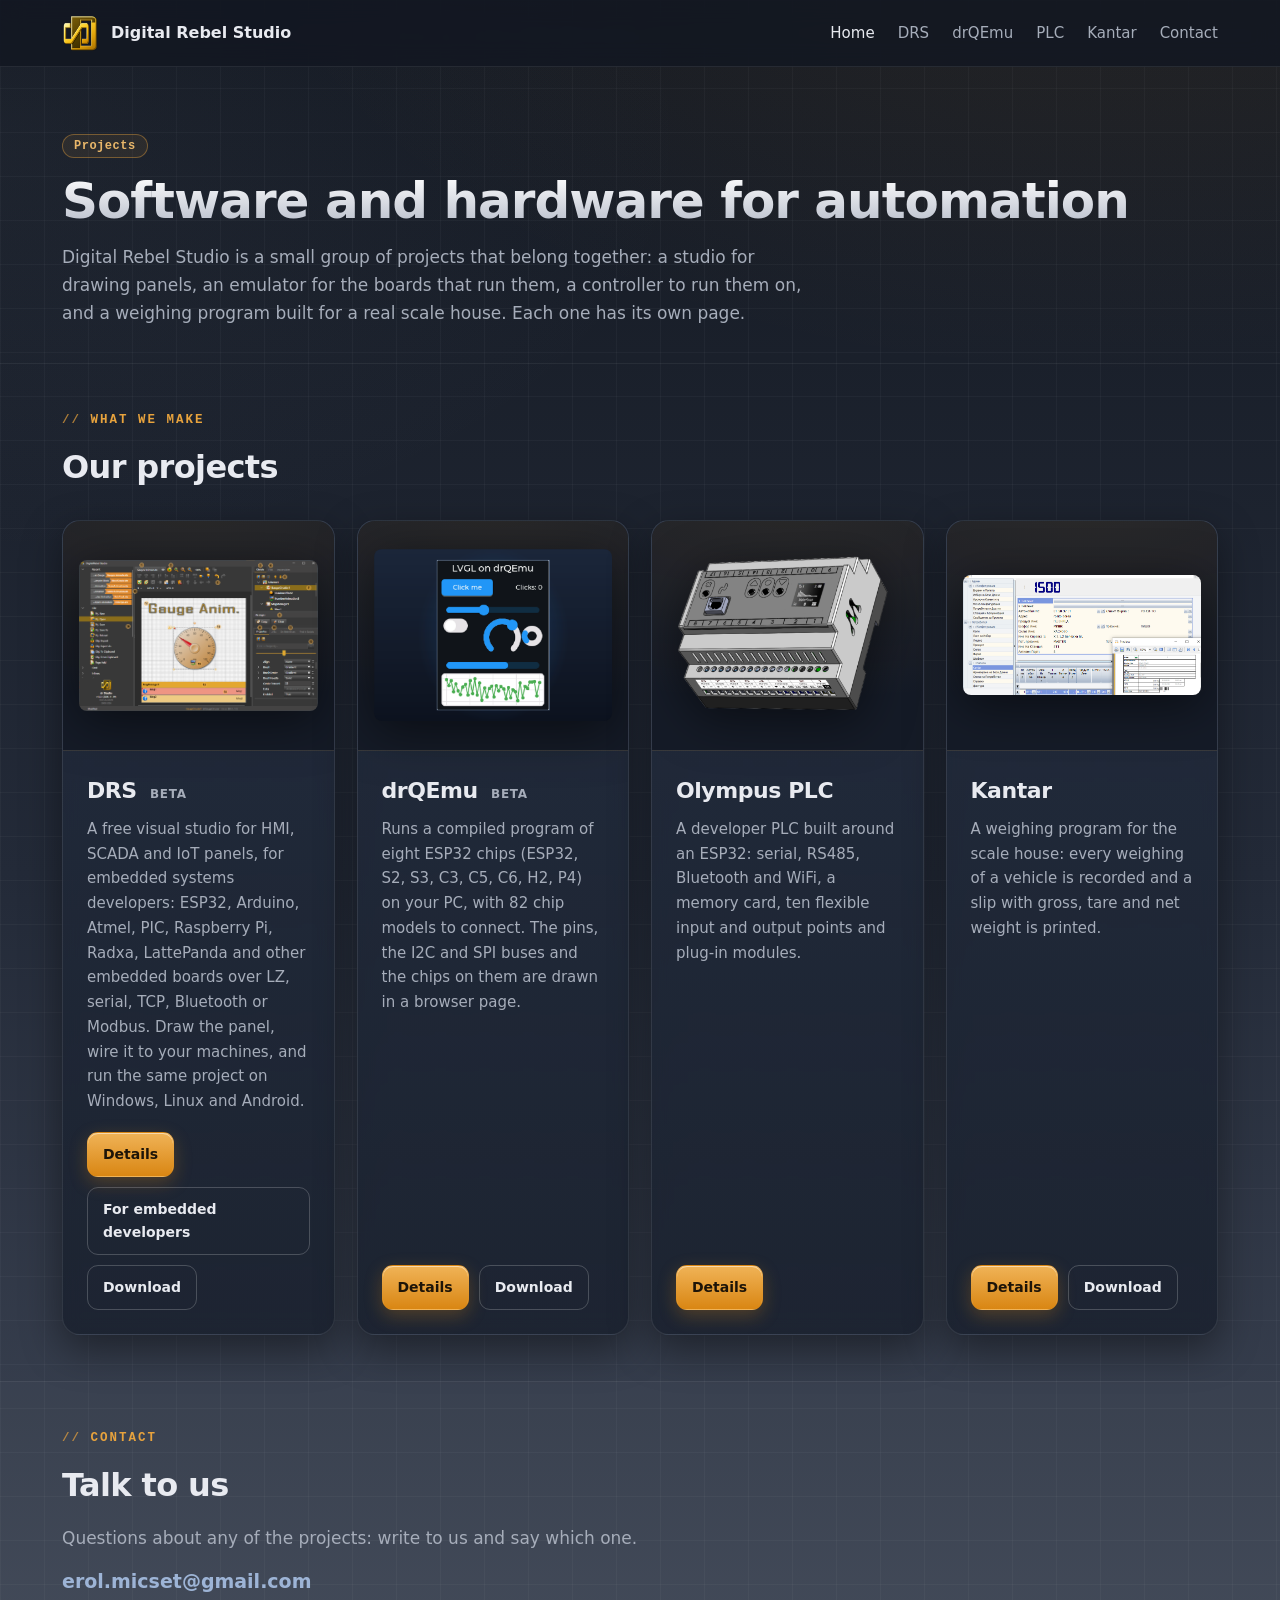
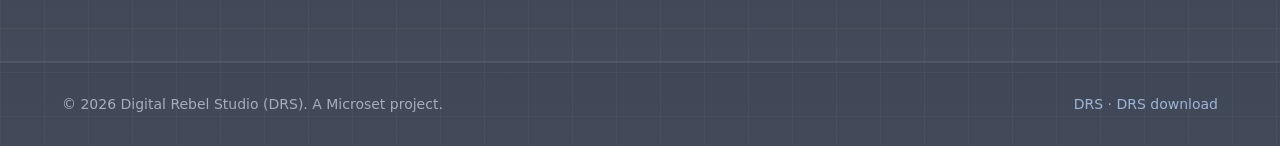
<file: index.html>
<!DOCTYPE html>
<html lang="en">
<head>
<meta charset="utf-8">
<meta name="viewport" content="width=device-width, initial-scale=1">
<title>Digital Rebel Studio · Free HMI and SCADA for embedded developers: ESP32, Arduino, PIC, Raspberry Pi, Radxa, LattePanda</title>
<link rel="canonical" href="https://erolmicset.github.io/">
<meta name="description" content="Digital Rebel Studio makes software and hardware for automation: DRS, a free HMI and SCADA studio for embedded developers using ESP32, Arduino, Atmel AVR, PIC, Raspberry Pi, Radxa, LattePanda and other embedded boards (LZ over serial, TCP or Bluetooth, or Modbus); drQEmu, an emulator of eight ESP32 chips; the Olympus PLC; and Kantar, a weighing program.">
<meta property="og:site_name" content="Digital Rebel Studio">
<meta property="og:type" content="website">
<meta property="og:title" content="Digital Rebel Studio · Free HMI and SCADA for embedded developers: ESP32, Arduino, PIC, Raspberry Pi, Radxa, LattePanda">
<meta property="og:description" content="Free HMI and SCADA studio for ESP32, Arduino, PIC, Raspberry Pi and more, an emulator of eight ESP32 chips, the Olympus PLC and the Kantar weighing program.">
<meta property="og:url" content="https://erolmicset.github.io/">
<meta property="og:image" content="https://erolmicset.github.io/images/drs/ide-overview1.png">
<meta name="twitter:card" content="summary_large_image">
<meta name="twitter:title" content="Digital Rebel Studio · Free HMI and SCADA for embedded developers: ESP32, Arduino, PIC, Raspberry Pi, Radxa, LattePanda">
<meta name="twitter:description" content="Free HMI and SCADA studio for ESP32, Arduino, PIC, Raspberry Pi and more, an emulator of eight ESP32 chips, the Olympus PLC and the Kantar weighing program.">
<meta name="twitter:image" content="https://erolmicset.github.io/images/drs/ide-overview1.png">
<meta name="theme-color" content="#0f1626">
<link rel="icon" type="image/png" href="images/drs-favicon.png">
<script>document.documentElement.classList.add('js')</script>
<style>
:root{
  --bg:#ffffff; --bg-alt:#f4f7fc; --card:#ffffff; --panel:#f8fafc;
  --text:#0d1424; --muted:#57617a; --faint:#8a93a8;
  --line:#e2e8f2;
  --accent:#2563eb; --amber:#d98613; --accent-ink:#ffffff; --ok:#16a34a;
  --shadow:0 1px 2px rgba(13,20,36,.05),0 10px 28px rgba(13,20,36,.07);
  --mono:ui-monospace,SFMono-Regular,Menlo,Consolas,"Liberation Mono",monospace;
}
@media (prefers-color-scheme:dark){
  :root{
    --bg:#0a1020; --bg-alt:#0d1428; --card:#121b33; --panel:#0e1730;
    --text:#e9edf6; --muted:#9aa5bd; --faint:#6e7891;
    --line:#1f2b4a;
    --accent:#5b8cff; --amber:#e8a33d; --accent-ink:#06101f; --ok:#34d399;
    --shadow:0 1px 2px rgba(0,0,0,.4),0 10px 28px rgba(0,0,0,.35);
  }
}
*{box-sizing:border-box}
html{scroll-behavior:smooth}
@media (prefers-reduced-motion:reduce){html{scroll-behavior:auto}*{animation:none!important;transition:none!important}}
body{margin:0;background:var(--bg);color:var(--text);
  font:16px/1.65 system-ui,-apple-system,"Segoe UI",Roboto,Helvetica,Arial,sans-serif;-webkit-font-smoothing:antialiased}
a{color:var(--accent);text-decoration:none}
a:hover{text-decoration:underline}
:focus-visible{outline:2px solid var(--accent);outline-offset:3px;border-radius:6px}
h1,h2,h3{letter-spacing:-.02em}
img{max-width:100%;height:auto;display:block}
.wrap{max-width:1200px;margin:0 auto;padding:0 22px}
header.nav{position:sticky;top:0;z-index:30;background:color-mix(in srgb,var(--bg) 84%,transparent);
  backdrop-filter:blur(12px);border-bottom:1px solid var(--line)}
.nav .wrap{display:flex;align-items:center;justify-content:space-between;gap:18px;height:66px}
.brand{display:flex;align-items:center;gap:11px;font-weight:700;color:var(--text);white-space:nowrap}
.brand:hover{text-decoration:none}
.logo{width:38px;height:38px;object-fit:contain}
.nav nav{display:flex;gap:23px;align-items:center}
.nav nav a{color:var(--muted);font-size:15px;white-space:nowrap}
.nav nav a:hover,.nav nav a[aria-current]{color:var(--text);text-decoration:none}
.btn{display:inline-block;padding:12px 22px;border-radius:11px;font-weight:600;font-size:15px;border:1px solid transparent;cursor:pointer;font-family:inherit}
.btn:hover{text-decoration:none}
.btn.primary{background:linear-gradient(180deg,#f0b357,#d98613);color:#1d1408;
  box-shadow:inset 0 1px 0 rgba(255,255,255,.5),0 6px 18px rgba(217,134,19,.28);transition:transform .2s,filter .2s}
.btn.primary:hover{filter:brightness(1.06);transform:translateY(-1px)}
.btn.ghost{border-color:var(--line);color:var(--text);background:var(--card)}
.btn.ghost:hover{border-color:var(--amber)}
.eyebrow{font-size:12.5px;font-weight:700;letter-spacing:1.5px;text-transform:uppercase;color:var(--amber);margin:0 0 10px}
.head{padding:64px 0 36px;background:radial-gradient(1100px 380px at 50% -90px,color-mix(in srgb,var(--amber) 16%,transparent),transparent)}
h1{font-size:clamp(32px,5vw,50px);line-height:1.1;margin:0 0 14px}
h2{font-size:clamp(24px,3vw,32px);margin:0 0 12px}
.sub{color:var(--muted);max-width:740px;margin:0;font-size:17px}
section{padding:46px 0}
section.alt{background:var(--bg-alt);border-block:1px solid var(--line)}
.card{background:var(--card);border:1px solid var(--line);border-radius:18px;padding:24px;box-shadow:var(--shadow)}

/* recommended */
.rec{display:grid;grid-template-columns:auto 1fr auto;gap:26px;align-items:center;
  border-color:color-mix(in srgb,var(--amber) 50%,var(--line));
  background:linear-gradient(180deg,color-mix(in srgb,var(--amber) 8%,var(--card)),var(--card))}
.rec .ico{width:76px;height:76px;border-radius:20px;display:grid;place-items:center;
  background:linear-gradient(180deg,#f0b357,#d98613);box-shadow:inset 0 1px 0 rgba(255,255,255,.5),0 10px 24px rgba(217,134,19,.3)}
.rec .ico svg{width:42px;height:42px}
.rec h2{margin:0 0 4px;font-size:24px}
.rec p{margin:0;color:var(--muted)}
.rec .meta{font:600 12.5px var(--mono);color:var(--faint);margin-top:8px}
@media(max-width:800px){.rec{grid-template-columns:1fr;text-align:center}.rec .ico{margin:0 auto}}

/* package table */
.pk{display:grid;gap:16px;grid-template-columns:repeat(auto-fit,minmax(260px,1fr));margin-top:22px}
.pk .card{padding:20px;transition:transform .3s cubic-bezier(.2,.7,.2,1),box-shadow .3s,border-color .2s}
.pk .card:hover{transform:translateY(-3px);border-color:var(--amber)}
.pk .card.me{border-color:var(--amber);box-shadow:0 0 0 2px color-mix(in srgb,var(--amber) 35%,transparent),var(--shadow)}
.pk h3{margin:0 0 2px;font-size:18px}
.pk .os{font-size:12px;font-weight:700;letter-spacing:1.2px;text-transform:uppercase;color:var(--amber)}
.pk ul{list-style:none;margin:12px 0 0;padding:0;display:grid;gap:8px}
.pk li{display:flex;justify-content:space-between;gap:10px;font-size:14px;color:var(--muted);border-top:1px solid var(--line);padding-top:8px}
.pk li b{color:var(--text);font-weight:600}
.pk li code,.path{font:12.5px var(--mono);color:var(--faint)}
.sz{font:600 12.5px var(--mono);white-space:nowrap}

/* hash */
.hash{display:flex;gap:10px;align-items:center;flex-wrap:wrap;margin-top:12px}
.hash code{flex:1 1 360px;min-width:0;overflow-wrap:anywhere;font:13px/1.5 var(--mono);background:var(--panel);
  border:1px solid var(--line);border-radius:10px;padding:10px 12px}
.pre{background:#070d1f;color:#d7e0ff;border-radius:12px;padding:14px 16px;border:1px solid #1c2748;
  font:13px/1.7 var(--mono);overflow-x:auto;white-space:pre;margin:8px 0 0}
.tabs{display:flex;gap:8px;flex-wrap:wrap;margin:14px 0 0}
.tabs button{font:inherit;font-size:14px;font-weight:600;cursor:pointer;padding:7px 15px;border-radius:999px;
  border:1px solid var(--line);background:var(--card);color:var(--text)}
.tabs button[aria-pressed="true"]{background:linear-gradient(180deg,#f0b357,#d98613);border-color:#c47a10;color:#1d1408}

/* flow */
.plate{background:#f7f9fc;border:1px solid #e0e7f1;border-radius:18px;padding:18px;box-shadow:var(--shadow)}
.plate svg{display:block;width:100%;height:auto;max-width:980px;margin:0 auto}
.plate .pcap{font-size:12.5px;color:#7a869c;margin:8px 4px 0;font-weight:600}
.step rect{filter:drop-shadow(0 3px 5px rgba(20,32,60,.22))}
.js .step{opacity:0;transform:translateY(8px);transition:opacity .5s ease,transform .5s ease;transition-delay:var(--d)}
.js .plate.go .step{opacity:1;transform:none}
.js .plate .arrow{stroke-dasharray:1;stroke-dashoffset:1}
.js .plate.go .arrow{animation:draw .7s ease-out forwards;animation-delay:var(--d)}
@keyframes draw{to{stroke-dashoffset:0}}
.js .reveal{opacity:0;transform:translateY(16px);transition:opacity .6s ease,transform .6s cubic-bezier(.2,.7,.2,1)}
.js .reveal.in{opacity:1;transform:none}
.notes{display:grid;gap:14px;grid-template-columns:repeat(auto-fit,minmax(280px,1fr))}
.notes p{margin:0;color:var(--muted);font-size:15px}
.notes h3{margin:0 0 6px;font-size:17px}
footer{border-top:1px solid var(--line);padding:30px 0;color:var(--muted);font-size:14px}
footer .wrap{display:flex;justify-content:space-between;gap:16px;flex-wrap:wrap}
.badge{display:inline-block;font:700 12px var(--mono);letter-spacing:.5px;color:var(--accent);border:1px solid color-mix(in srgb,var(--accent) 45%,var(--line));background:color-mix(in srgb,var(--accent) 9%,transparent);padding:4px 11px;border-radius:999px;margin-bottom:16px}
.rec .ico{background:linear-gradient(180deg,#7fa6ee,#2563eb)!important;box-shadow:inset 0 1px 0 rgba(255,255,255,.45),0 10px 24px rgba(37,99,235,.3)!important}
.rec{border-color:color-mix(in srgb,var(--accent) 50%,var(--line))!important;background:linear-gradient(180deg,color-mix(in srgb,var(--accent) 7%,var(--card)),var(--card))!important}
.rec .ico svg{stroke:#fff}
.shotgrid{display:grid;gap:22px;grid-template-columns:1fr;margin-top:22px}
.shotfig{padding:16px;margin:0}
.shotfig .frame{background:radial-gradient(700px 240px at 50% -40px,#eef2f9,#e1e8f3);border:1px solid var(--line);border-radius:14px;padding:14px;display:grid;place-items:center;cursor:zoom-in;overflow:hidden}
.shotfig img{width:auto;max-width:100%;height:auto;border-radius:8px;border:1px solid #d6deec;box-shadow:0 14px 34px rgba(20,32,60,.22),0 2px 6px rgba(20,32,60,.15);transition:transform .5s cubic-bezier(.2,.7,.2,1)}
.shotfig .frame:hover img{transform:scale(1.015)}
.shotfig figcaption{margin-top:12px;display:grid;gap:3px}
.shotfig figcaption b{font-size:16.5px}
.shotfig figcaption span{color:var(--muted);font-size:14.5px}
dialog.zoom{border:0;padding:0;background:transparent;max-width:none;max-height:none;width:100vw;height:100vh;margin:0}
dialog.zoom::backdrop{background:rgba(5,9,18,.9)}
.zb{position:relative;width:100%;height:100%;display:flex;flex-direction:column;align-items:center;padding:54px 40px 16px}
.zb .view{flex:1 1 auto;min-height:0;width:100%;overflow:auto;display:grid;place-items:center}
.zb img{width:auto;height:auto;max-width:100%;max-height:calc(100vh - 150px);border-radius:10px;box-shadow:0 24px 70px rgba(0,0,0,.65);animation:zin .35s cubic-bezier(.2,.7,.2,1)}
@keyframes zin{from{opacity:0;transform:scale(.96)}to{opacity:1;transform:none}}
.zb .cap{color:#d8deea;margin-top:12px;font-size:15px;text-align:center;max-width:860px}
.zb .cap b{display:block;color:#fff;font-size:17px}
.zb button{font:inherit;cursor:pointer;border:1px solid rgba(255,255,255,.18);background:rgba(20,28,48,.82);color:#fff;min-width:44px;height:44px;border-radius:999px;font-size:20px;position:absolute}
.zb button:hover{background:rgba(217,134,19,.92)}
.zb .close{top:10px;right:14px}.zb .prev{left:10px;top:50%}.zb .next{right:10px;top:50%}
</style>
<style>
.projects{display:grid;gap:22px;grid-template-columns:repeat(auto-fit,minmax(250px,1fr));margin-top:26px}
.proj{padding:0;overflow:hidden;display:flex;flex-direction:column;transition:transform .3s cubic-bezier(.2,.7,.2,1),border-color .2s}
.proj:hover{transform:translateY(-3px);border-color:var(--amber)}
.proj .pic{background:radial-gradient(700px 240px at 50% -40px,#eef2f9,#e1e8f3);border-bottom:1px solid var(--line);height:230px;display:grid;place-items:center;padding:16px}
.proj .pic img{max-height:100%;width:auto;max-width:100%;object-fit:contain;border-radius:8px}
.proj .txt{padding:22px 24px 24px;display:flex;flex-direction:column;gap:8px;flex:1}
.proj h3{margin:0;font-size:22px}
.proj h3 small{font-size:12px;font-weight:600;color:var(--muted);text-transform:uppercase;letter-spacing:.06em;margin-left:6px}
.proj p{margin:0;color:var(--muted);font-size:15px}
.proj .go{margin-top:auto;padding-top:10px;display:flex;gap:10px;flex-wrap:wrap}
</style>
<link rel="stylesheet" href="site.css">
</head>
<body>

<header class="nav">
  <div class="wrap">
    <a class="brand" href="index.html"><img class="logo" src="images/drs-logo.png" alt="" width="38" height="38"> Digital Rebel Studio</a>
    <nav aria-label="Primary">
      <a href="index.html" aria-current="page">Home</a>
      <a href="DRS.html">DRS</a>
      <a href="drQEmu.html">drQEmu</a>
      <a href="PLC.html">PLC</a>
      <a href="Kantar.html">Kantar</a>
      <a href="#contact">Contact</a>
    </nav>
  </div>
</header>

<main>
  <div class="head">
    <div class="wrap">
      <span class="badge" translate="no">Projects</span>
      <h1>Software and hardware for automation</h1>
      <p class="sub"><span translate="no" class="notranslate">Digital Rebel Studio</span> is a small group of projects that belong together: a studio for drawing panels, an emulator for the boards that run them, a controller to run them on, and a weighing program built for a real scale house. Each one has its own page.</p>
    </div>
  </div>

  <section>
    <div class="wrap">
      <p class="eyebrow">What we make</p>
      <h2>Our projects</h2>
      <div class="projects">

        <article class="card proj reveal">
          <div class="pic"><img src="images/drs/ide-overview1.png" alt="The DRS studio: recent projects, the canvas, the object tree and the property editor." loading="lazy"></div>
          <div class="txt">
            <h3><span translate="no" class="notranslate">DRS</span> <small>beta</small></h3>
            <p>A free visual studio for <span translate="no" class="notranslate">HMI</span>, <span translate="no" class="notranslate">SCADA</span> and <span translate="no" class="notranslate">IoT</span> panels, for embedded systems developers: <span translate="no" class="notranslate">ESP32</span>, <span translate="no" class="notranslate">Arduino</span>, <span translate="no" class="notranslate">Atmel</span>, <span translate="no" class="notranslate">PIC</span>, <span translate="no" class="notranslate">Raspberry Pi</span>, <span translate="no" class="notranslate">Radxa</span>, <span translate="no" class="notranslate">LattePanda</span> and other embedded boards over <span translate="no" class="notranslate">LZ</span>, serial, <span translate="no" class="notranslate">TCP</span>, <span translate="no" class="notranslate">Bluetooth</span> or <span translate="no" class="notranslate">Modbus</span>. Draw the panel, wire it to your machines, and run the same project on <span translate="no" class="notranslate">Windows</span>, <span translate="no" class="notranslate">Linux</span> and <span translate="no" class="notranslate">Android</span>.</p>
            <div class="go"><a class="btn primary" href="DRS.html">Details</a><a class="btn ghost" href="Embedded.html">For embedded developers</a><a class="btn ghost" href="DRSDownload.html">Download</a></div>
          </div>
        </article>

        <article class="card proj reveal">
          <div class="pic"><img src="images/drqemu/lvgl-thumb.png" alt="An LVGL screen drawn by drQEmu while a program runs." loading="lazy"></div>
          <div class="txt">
            <h3><span translate="no" class="notranslate">drQEmu</span> <small>beta</small></h3>
            <p>Runs a compiled program of eight <span translate="no" class="notranslate">ESP32</span> chips (<span translate="no" class="notranslate">ESP32, S2, S3, C3, C5, C6, H2, P4</span>) on your PC, with 82 chip models to connect. The pins, the <span translate="no" class="notranslate">I2C</span> and <span translate="no" class="notranslate">SPI</span> buses and the chips on them are drawn in a browser page.</p>
            <div class="go"><a class="btn primary" href="drQEmu.html">Details</a><a class="btn ghost" href="drQEmu.html#rec">Download</a></div>
          </div>
        </article>

        <article class="card proj reveal">
          <div class="pic"><img src="images/PLC/Olympus1.1.png" alt="The Olympus PLC housing." loading="lazy"></div>
          <div class="txt">
            <h3><span translate="no" class="notranslate">Olympus PLC</span></h3>
            <p>A developer <span translate="no" class="notranslate">PLC</span> built around an <span translate="no" class="notranslate">ESP32</span>: serial, <span translate="no" class="notranslate">RS485</span>, <span translate="no" class="notranslate">Bluetooth</span> and <span translate="no" class="notranslate">WiFi</span>, a memory card, ten flexible input and output points and plug-in modules.</p>
            <div class="go"><a class="btn primary" href="PLC.html">Details</a></div>
          </div>
        </article>

        <article class="card proj reveal">
          <div class="pic"><img src="images/Kantar/Kantar10.jpg" alt="The Kantar weighing screen." loading="lazy"></div>
          <div class="txt">
            <h3><span translate="no" class="notranslate">Kantar</span></h3>
            <p>A weighing program for the scale house: every weighing of a vehicle is recorded and a slip with gross, tare and net weight is printed.</p>
            <div class="go"><a class="btn primary" href="Kantar.html">Details</a><a class="btn ghost" href="Kantar.html#rec">Download</a></div>
          </div>
        </article>

      </div>
    </div>
  </section>

  <section class="alt" id="contact">
    <div class="wrap">
      <p class="eyebrow">Contact</p>
      <h2>Talk to us</h2>
      <p class="sub">Questions about any of the projects: write to us and say which one.</p>
      <p style="font-size:19px;font-weight:600;margin:14px 0 18px"><a href="mailto:erol.micset@gmail.com">erol.micset@gmail.com</a></p>
    </div>
  </section>
</main>

<footer>
  <div class="wrap">
    <span>&copy; <span id="y">2026</span> <span translate="no" class="notranslate">Digital Rebel Studio</span> (<span translate="no" class="notranslate">DRS</span>). A <span translate="no" class="notranslate">Microset</span> project.</span>
    <span><a href="DRS.html"><span translate="no" class="notranslate">DRS</span></a> &middot; <a href="DRSDownload.html"><span translate="no" class="notranslate">DRS</span> download</a></span>
  </div>
</footer>

<script>
(function () {
  'use strict';
  var reduce = window.matchMedia && matchMedia('(prefers-reduced-motion: reduce)').matches;
  var items = Array.prototype.slice.call(document.querySelectorAll('.reveal'));
  if (reduce || !('IntersectionObserver' in window)) items.forEach(function (e) { e.classList.add('in'); });
  else {
    var io = new IntersectionObserver(function (en) { en.forEach(function (x) { if (x.isIntersecting) { x.target.classList.add('in'); io.unobserve(x.target); } }); }, { threshold: 0.12 });
    items.forEach(function (e, i) { e.style.transitionDelay = (i % 3) * 0.08 + 's'; io.observe(e); });
    setTimeout(function () { items.forEach(function (e) { e.classList.add('in'); }); }, 6000);
  }
  document.getElementById('y').textContent = new Date().getFullYear();
})();
</script>
</body>
</html>
</file>
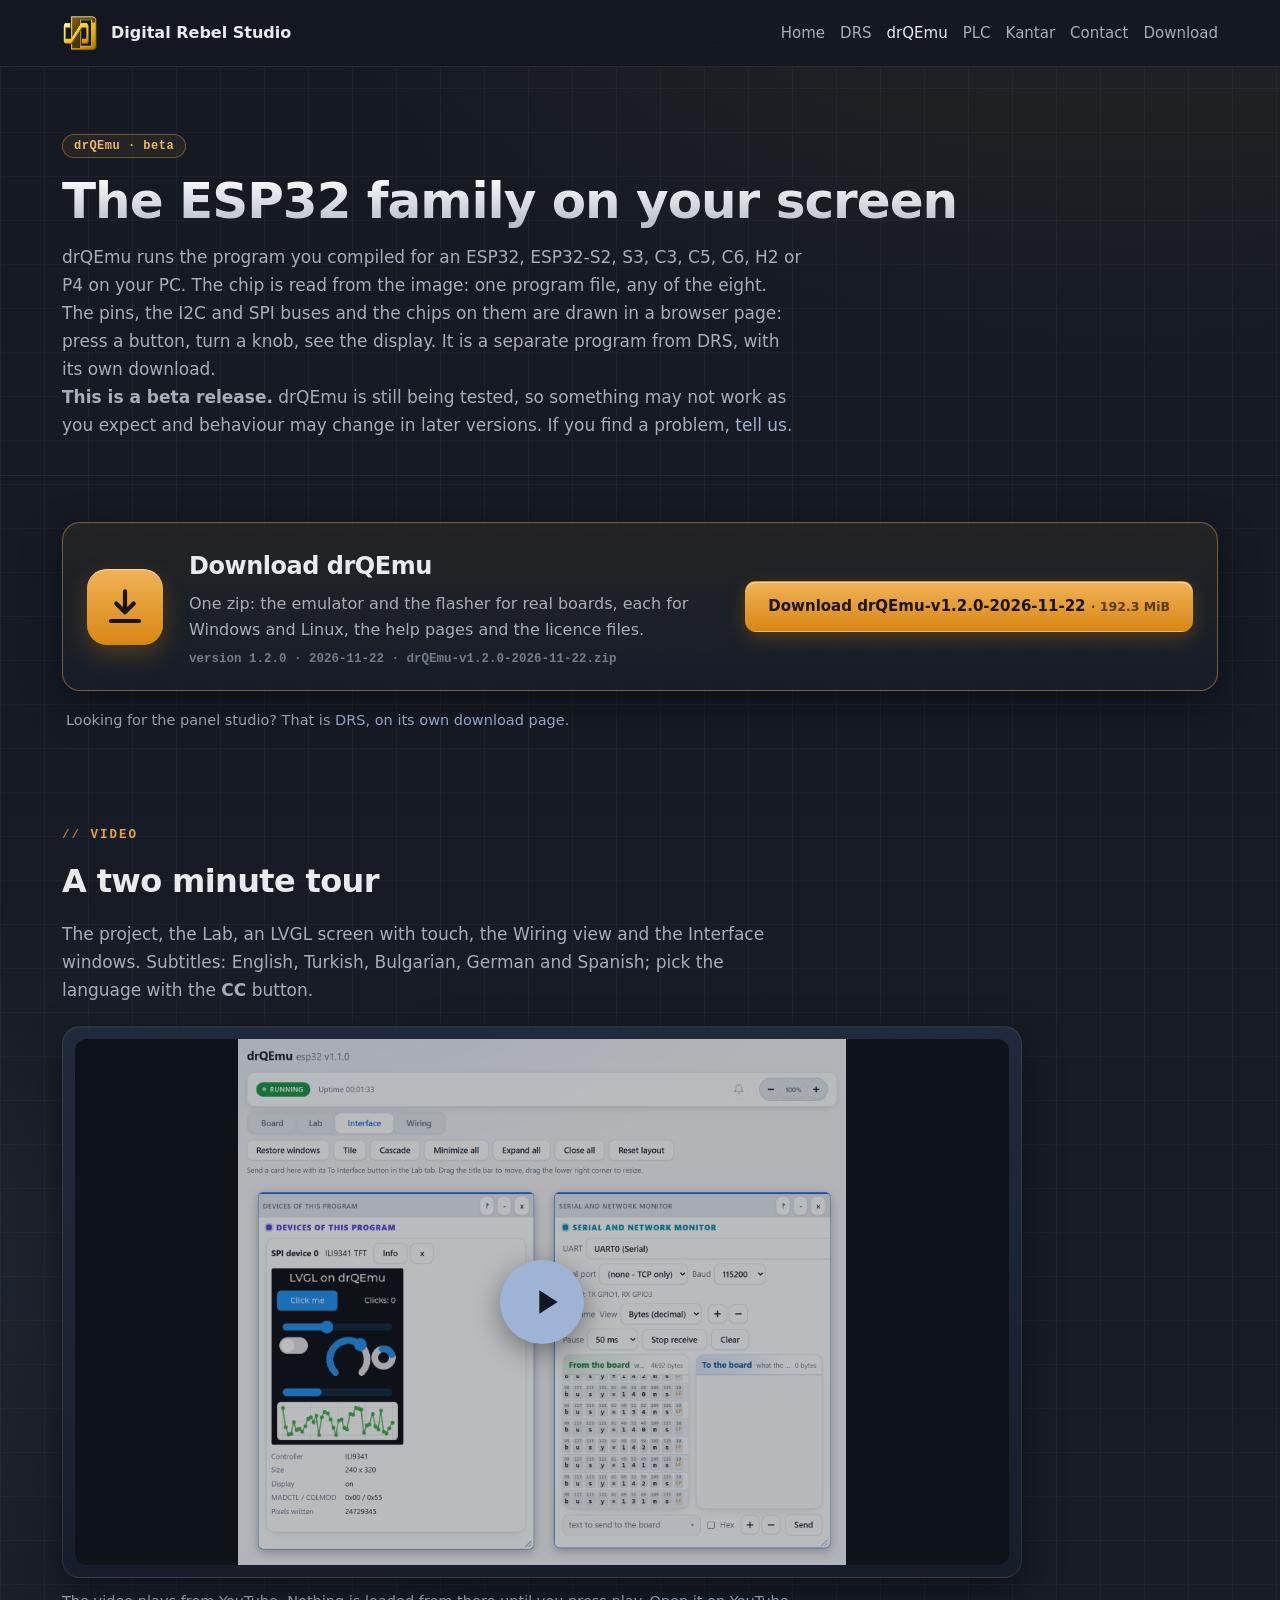
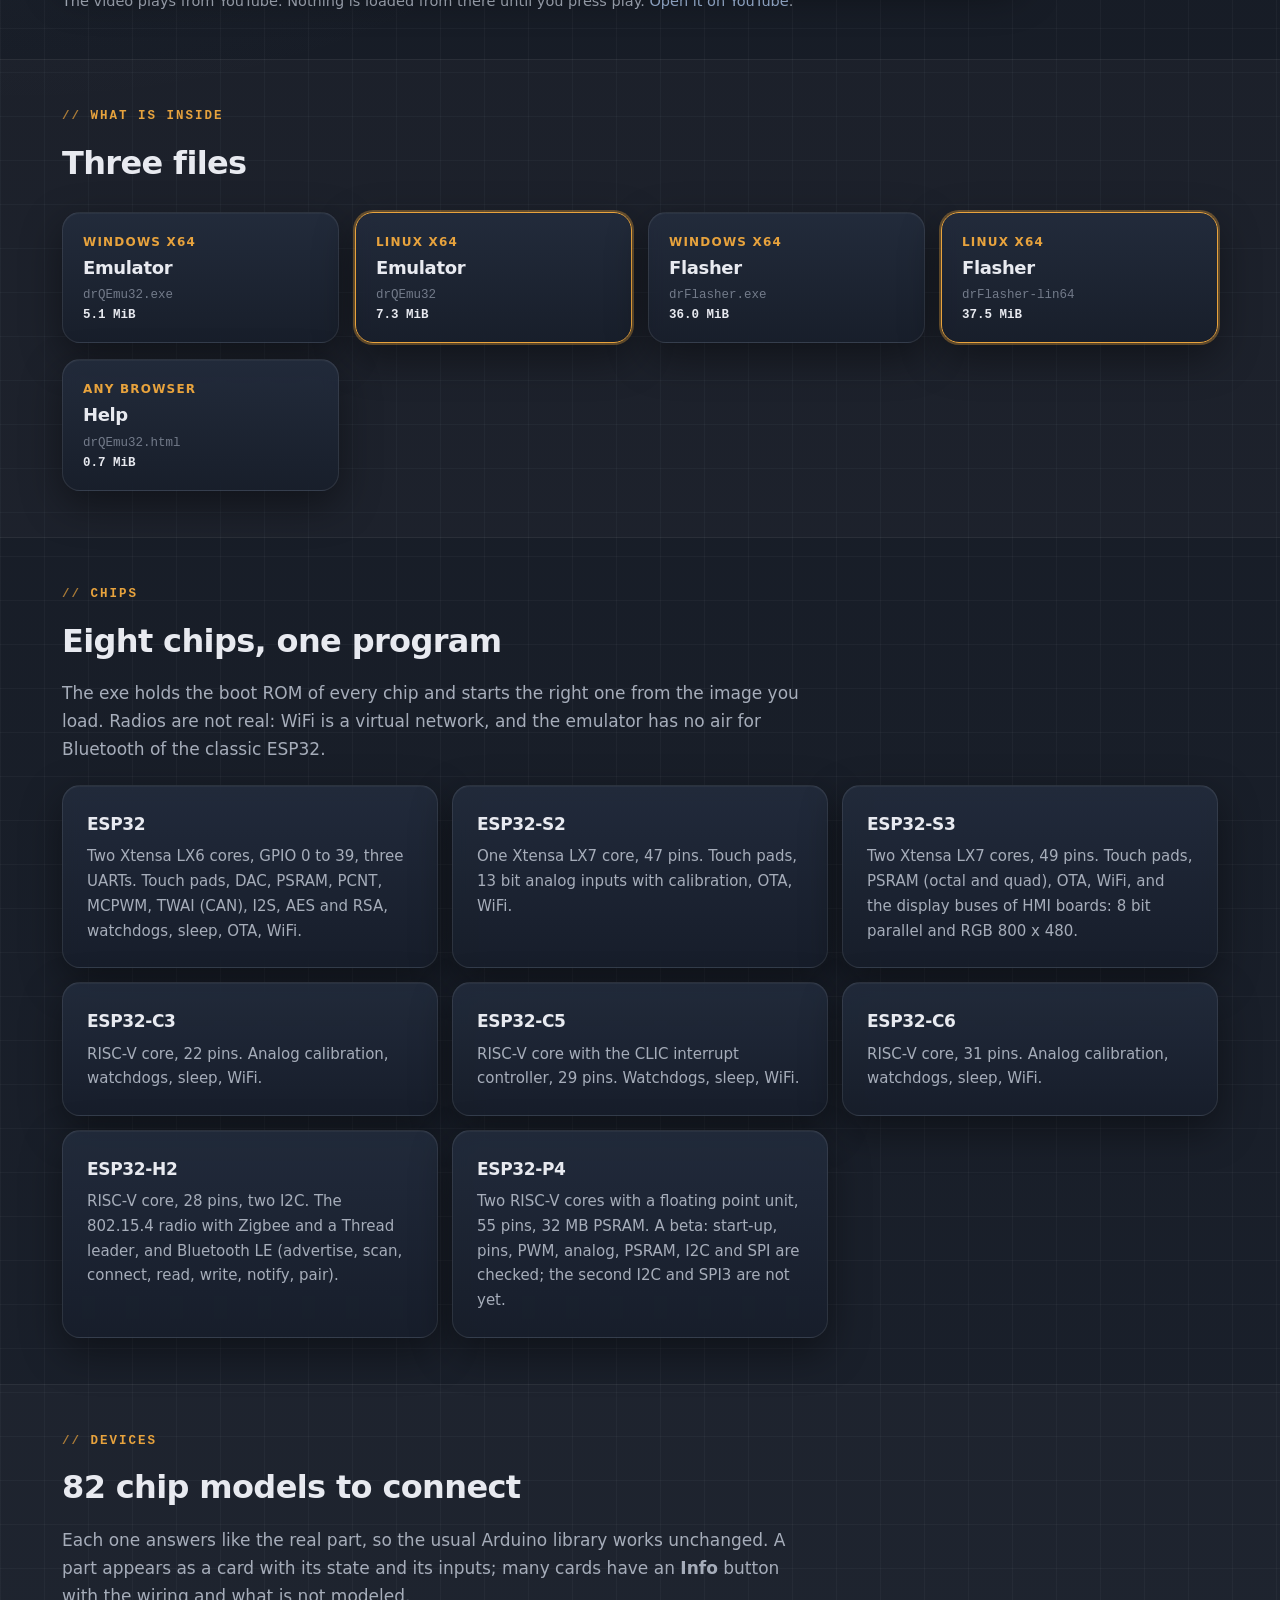
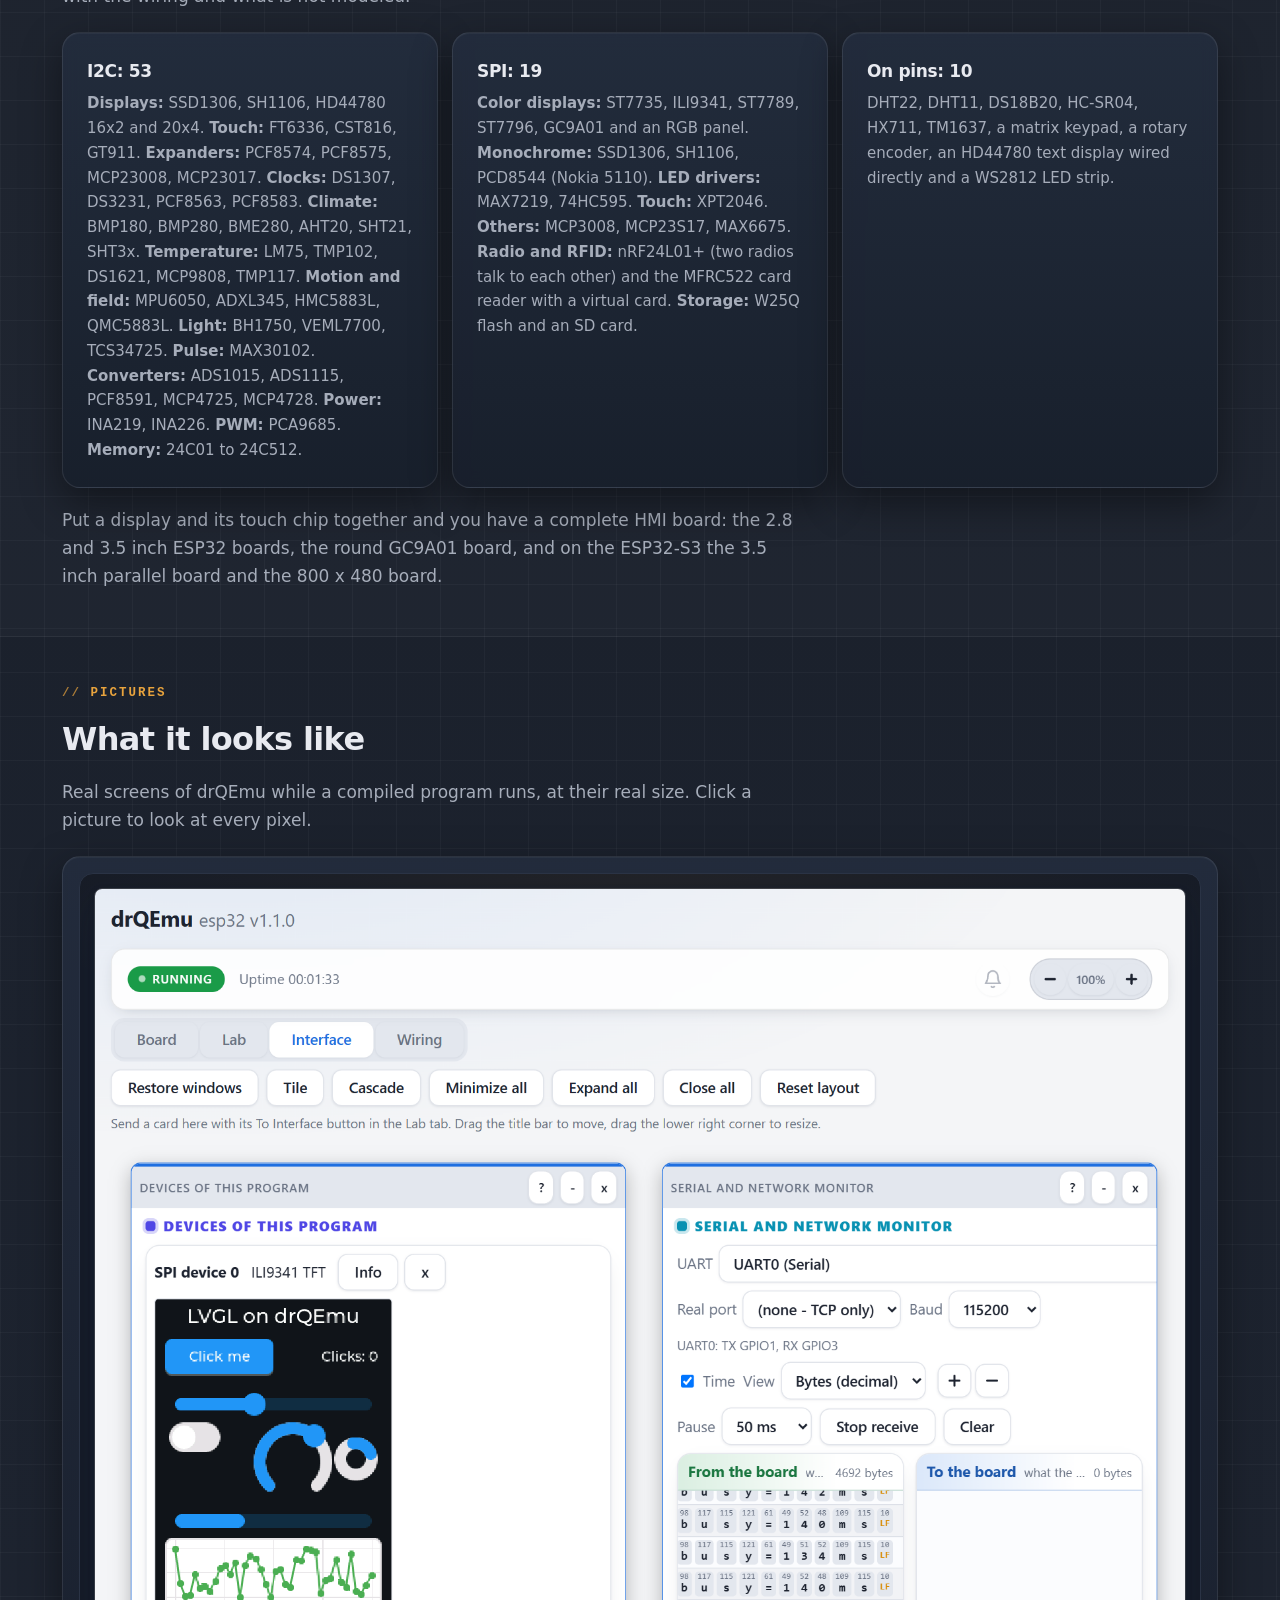
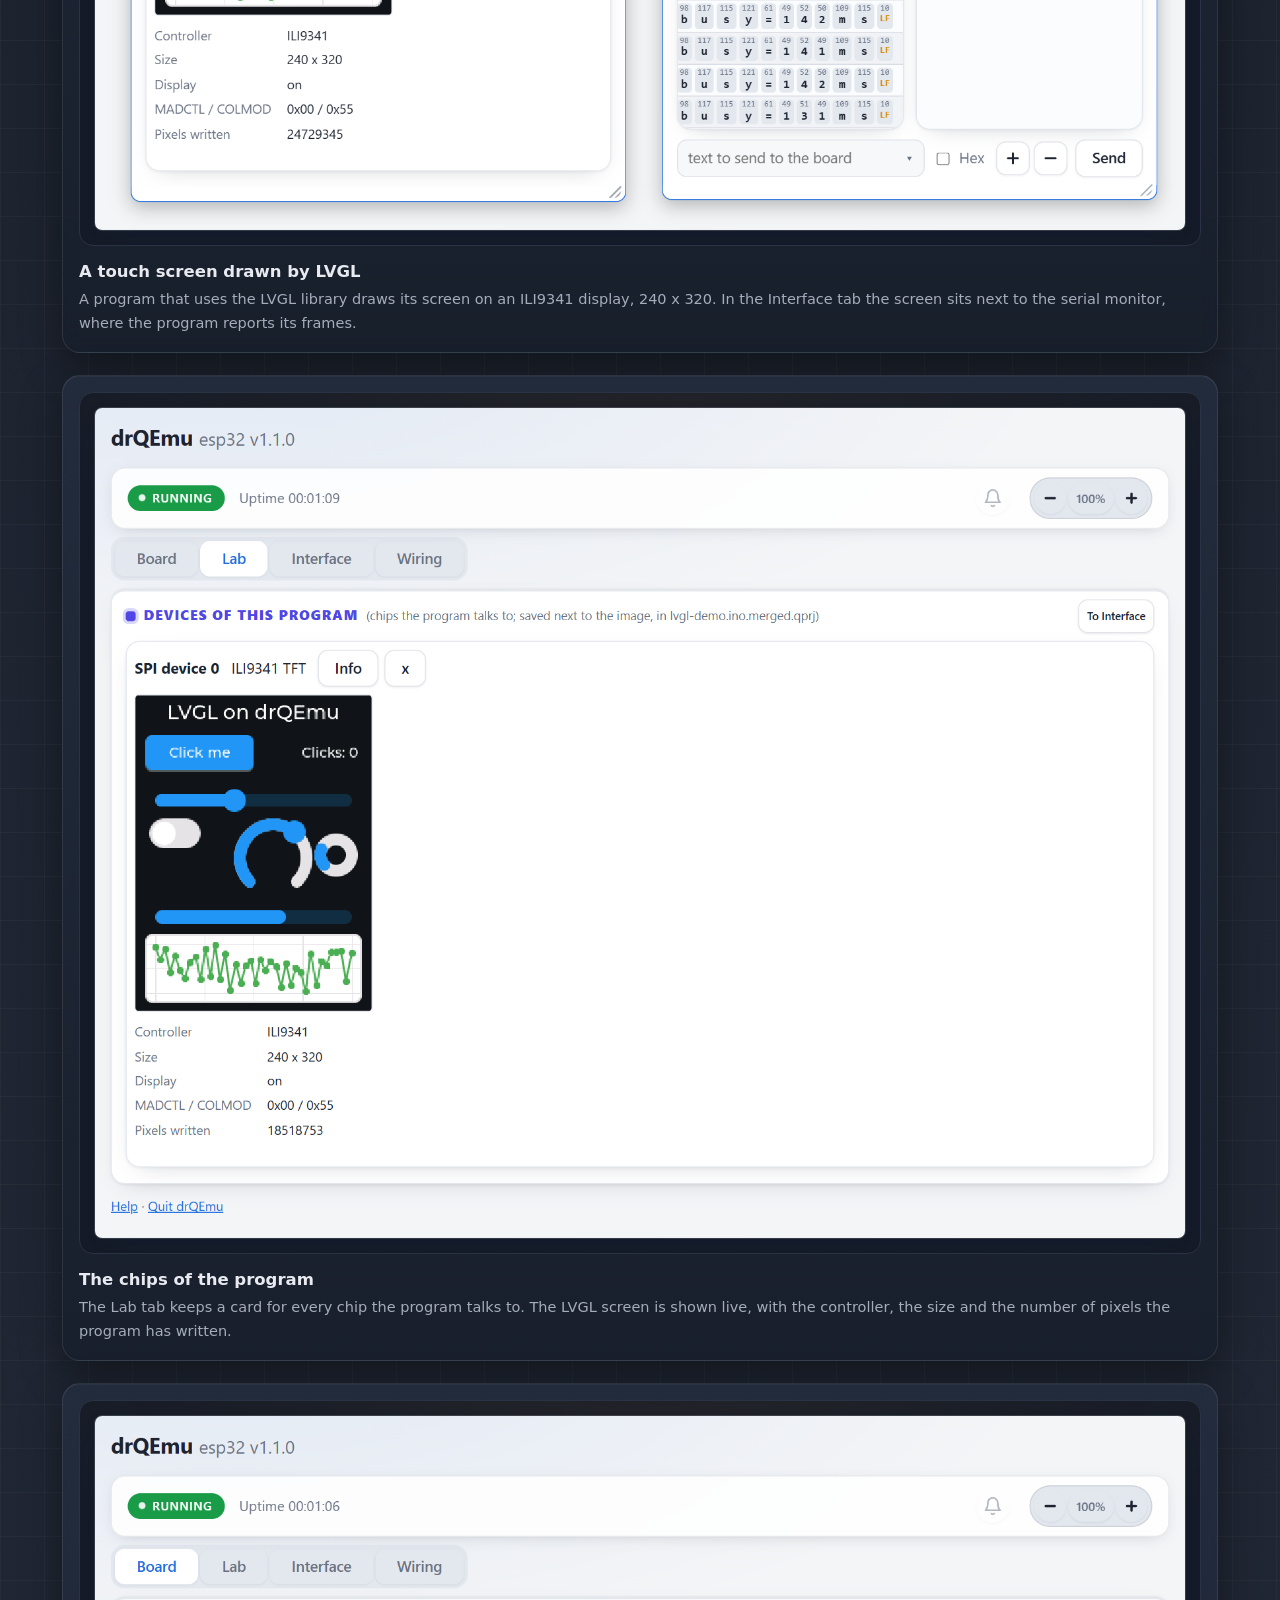
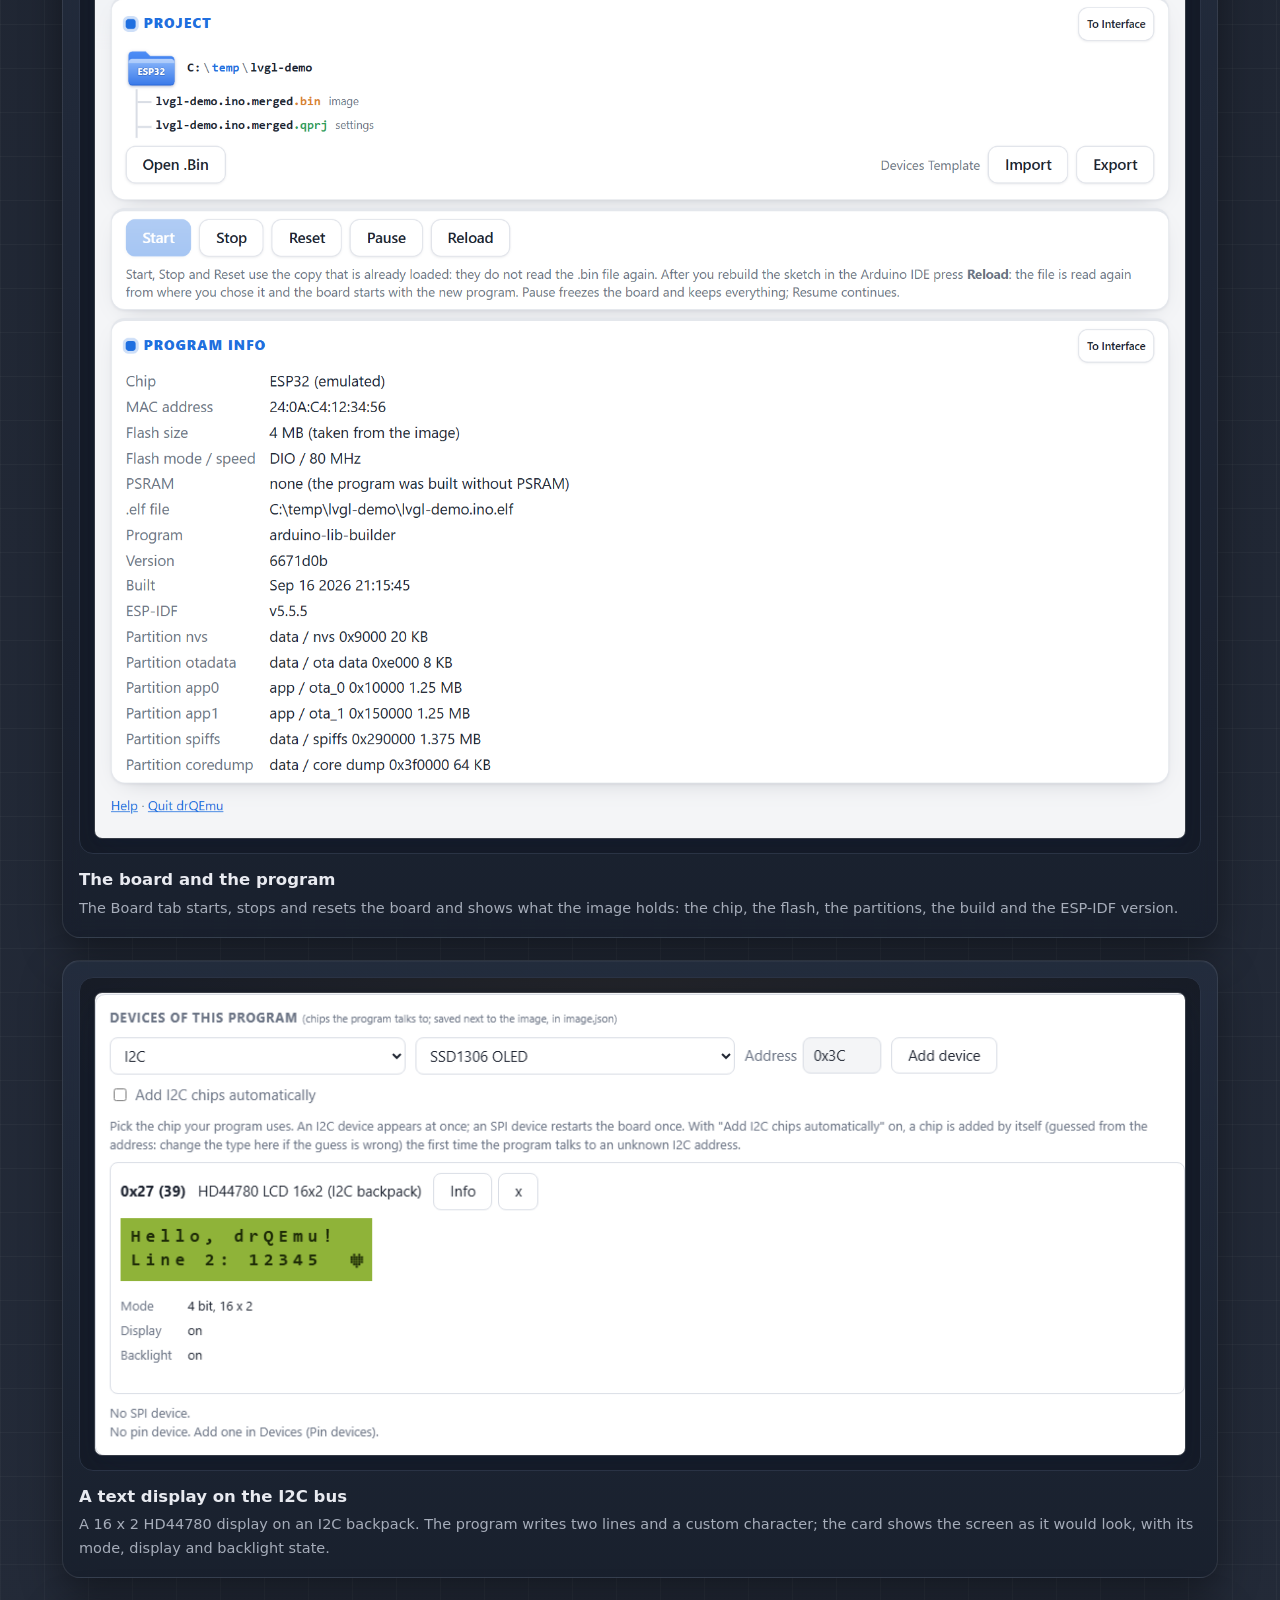
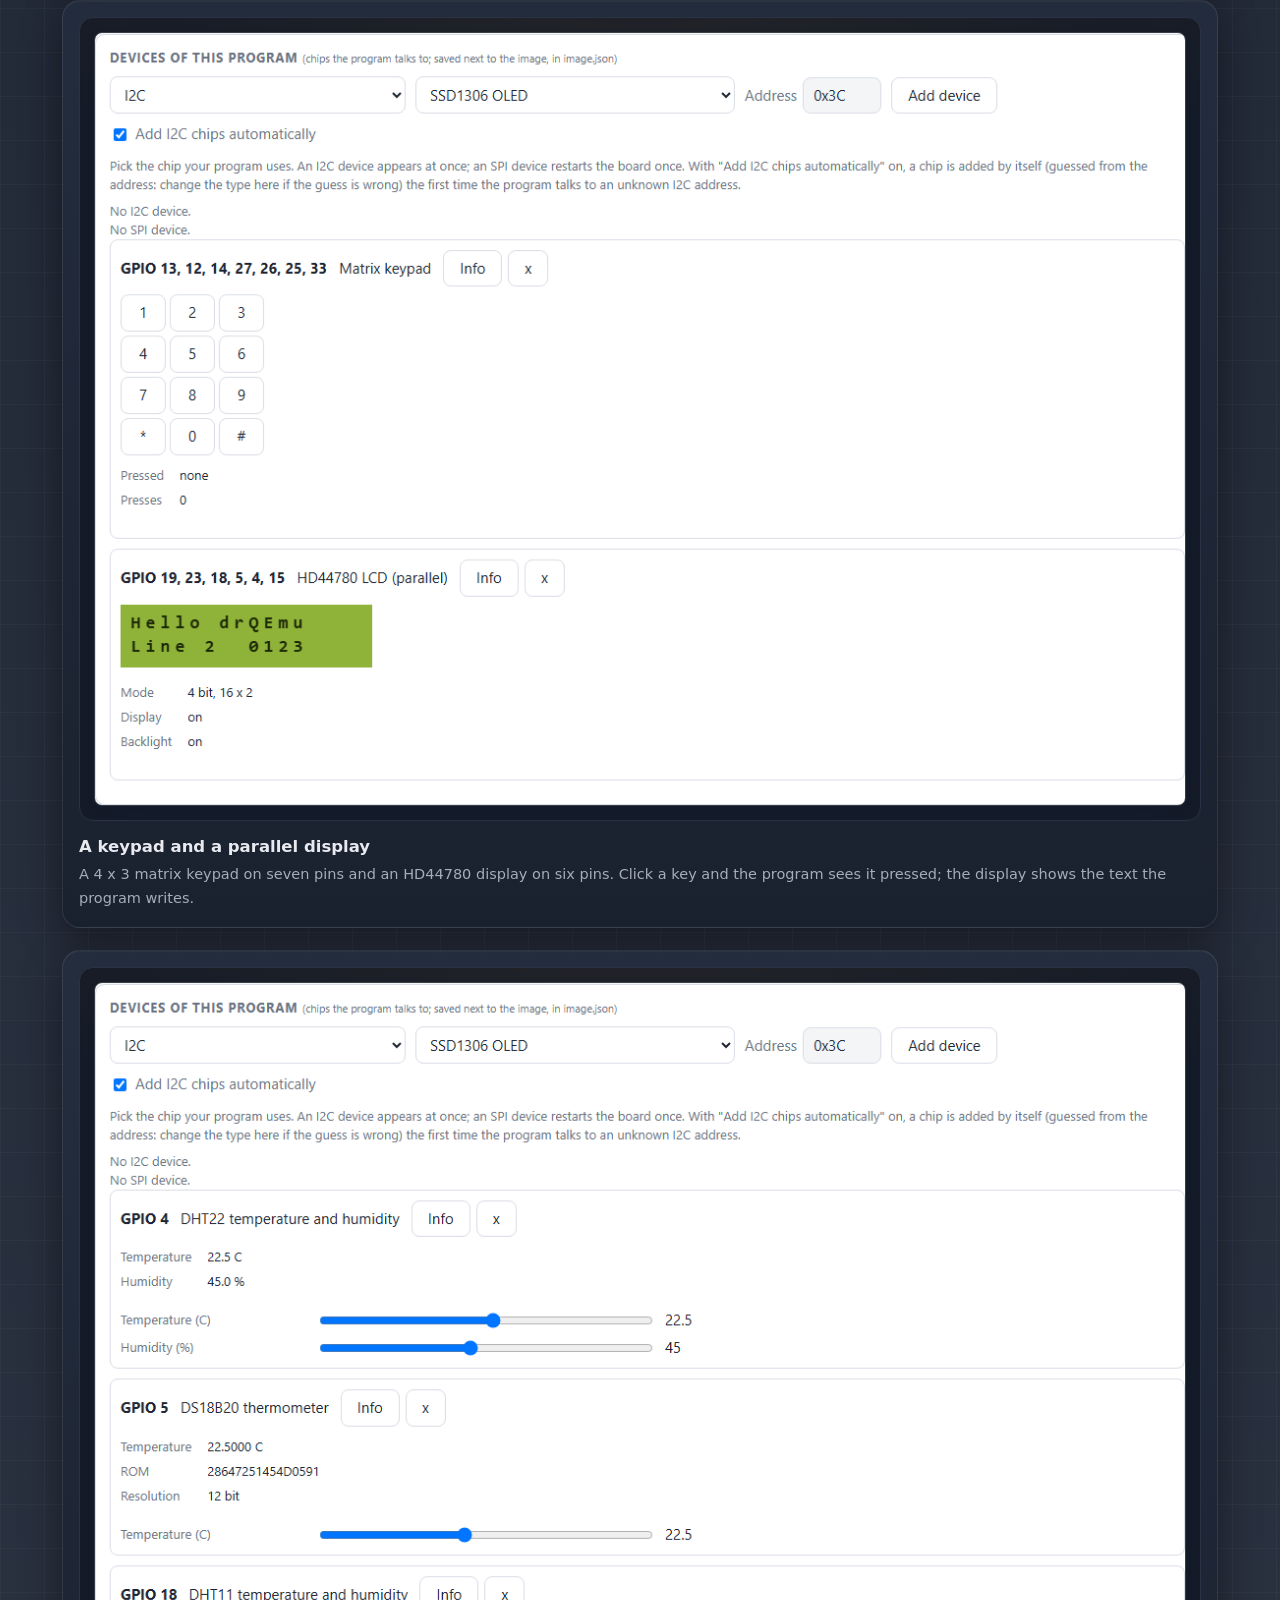
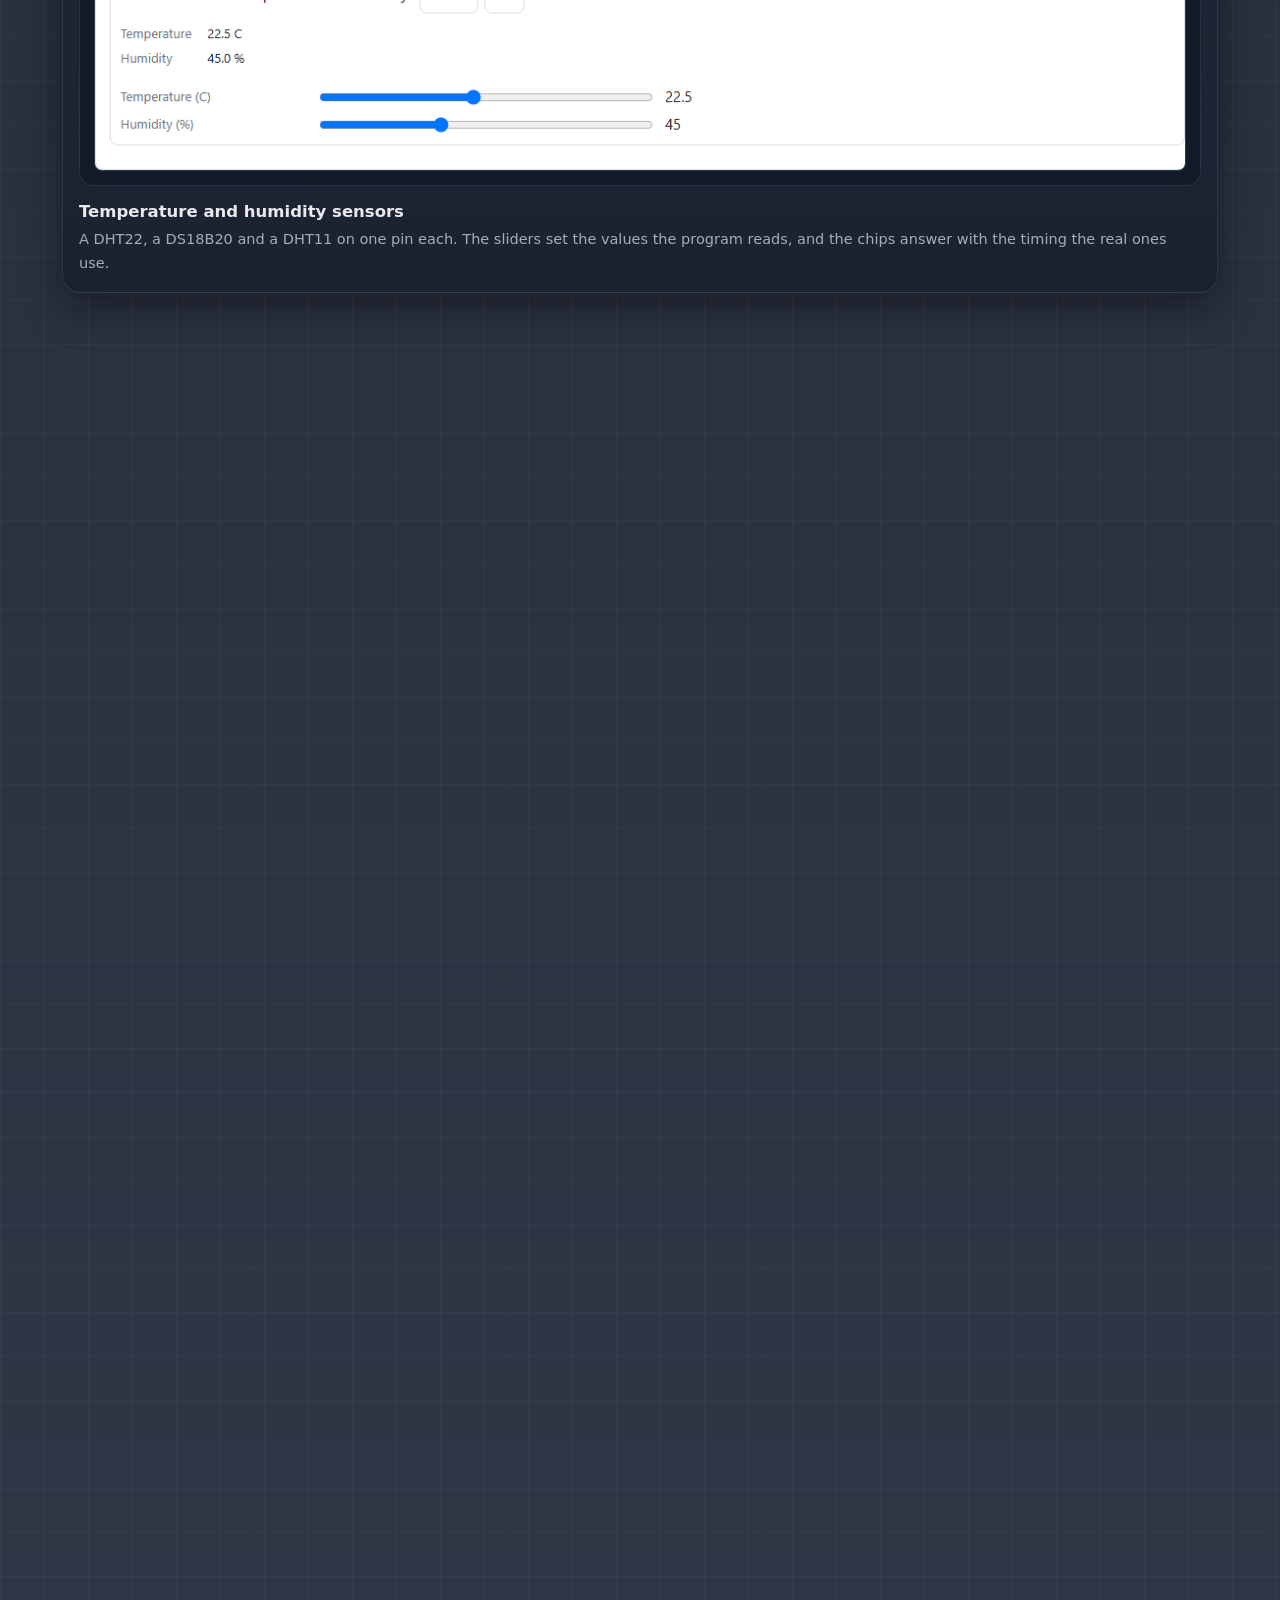
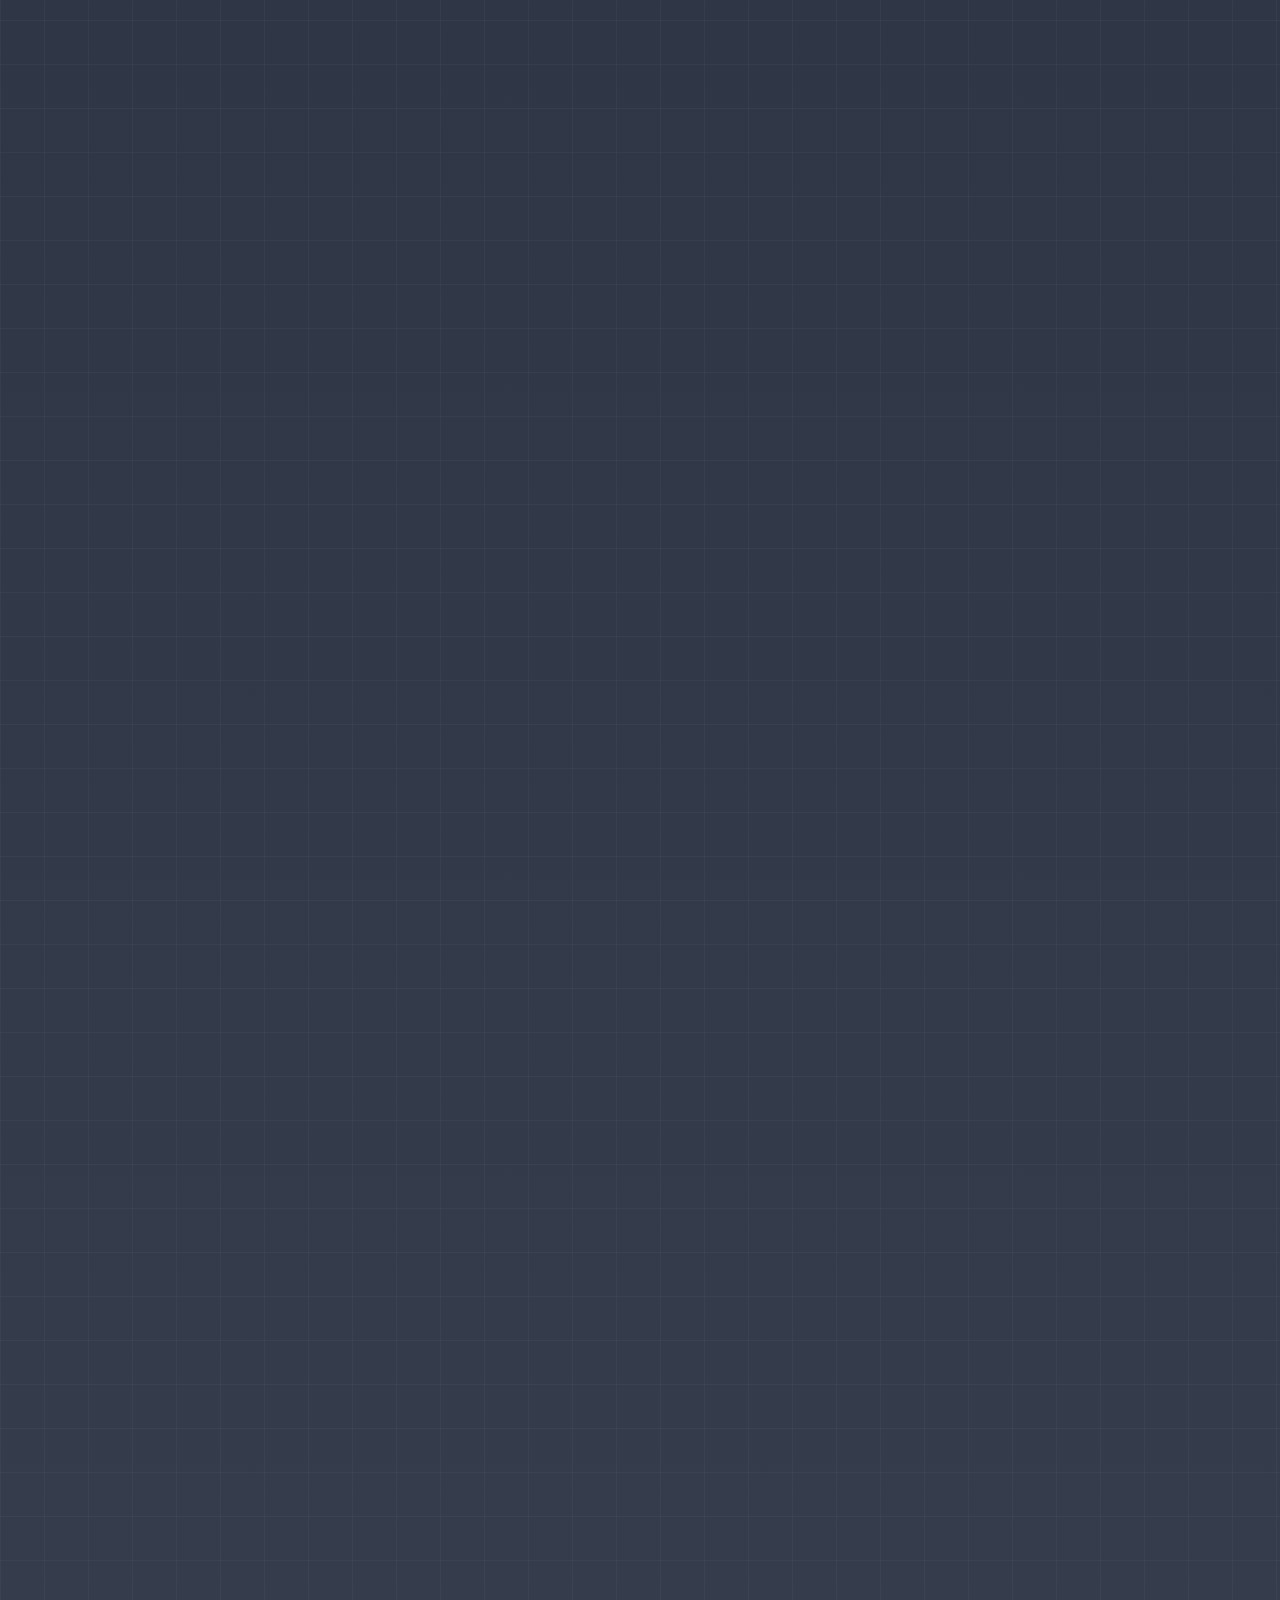
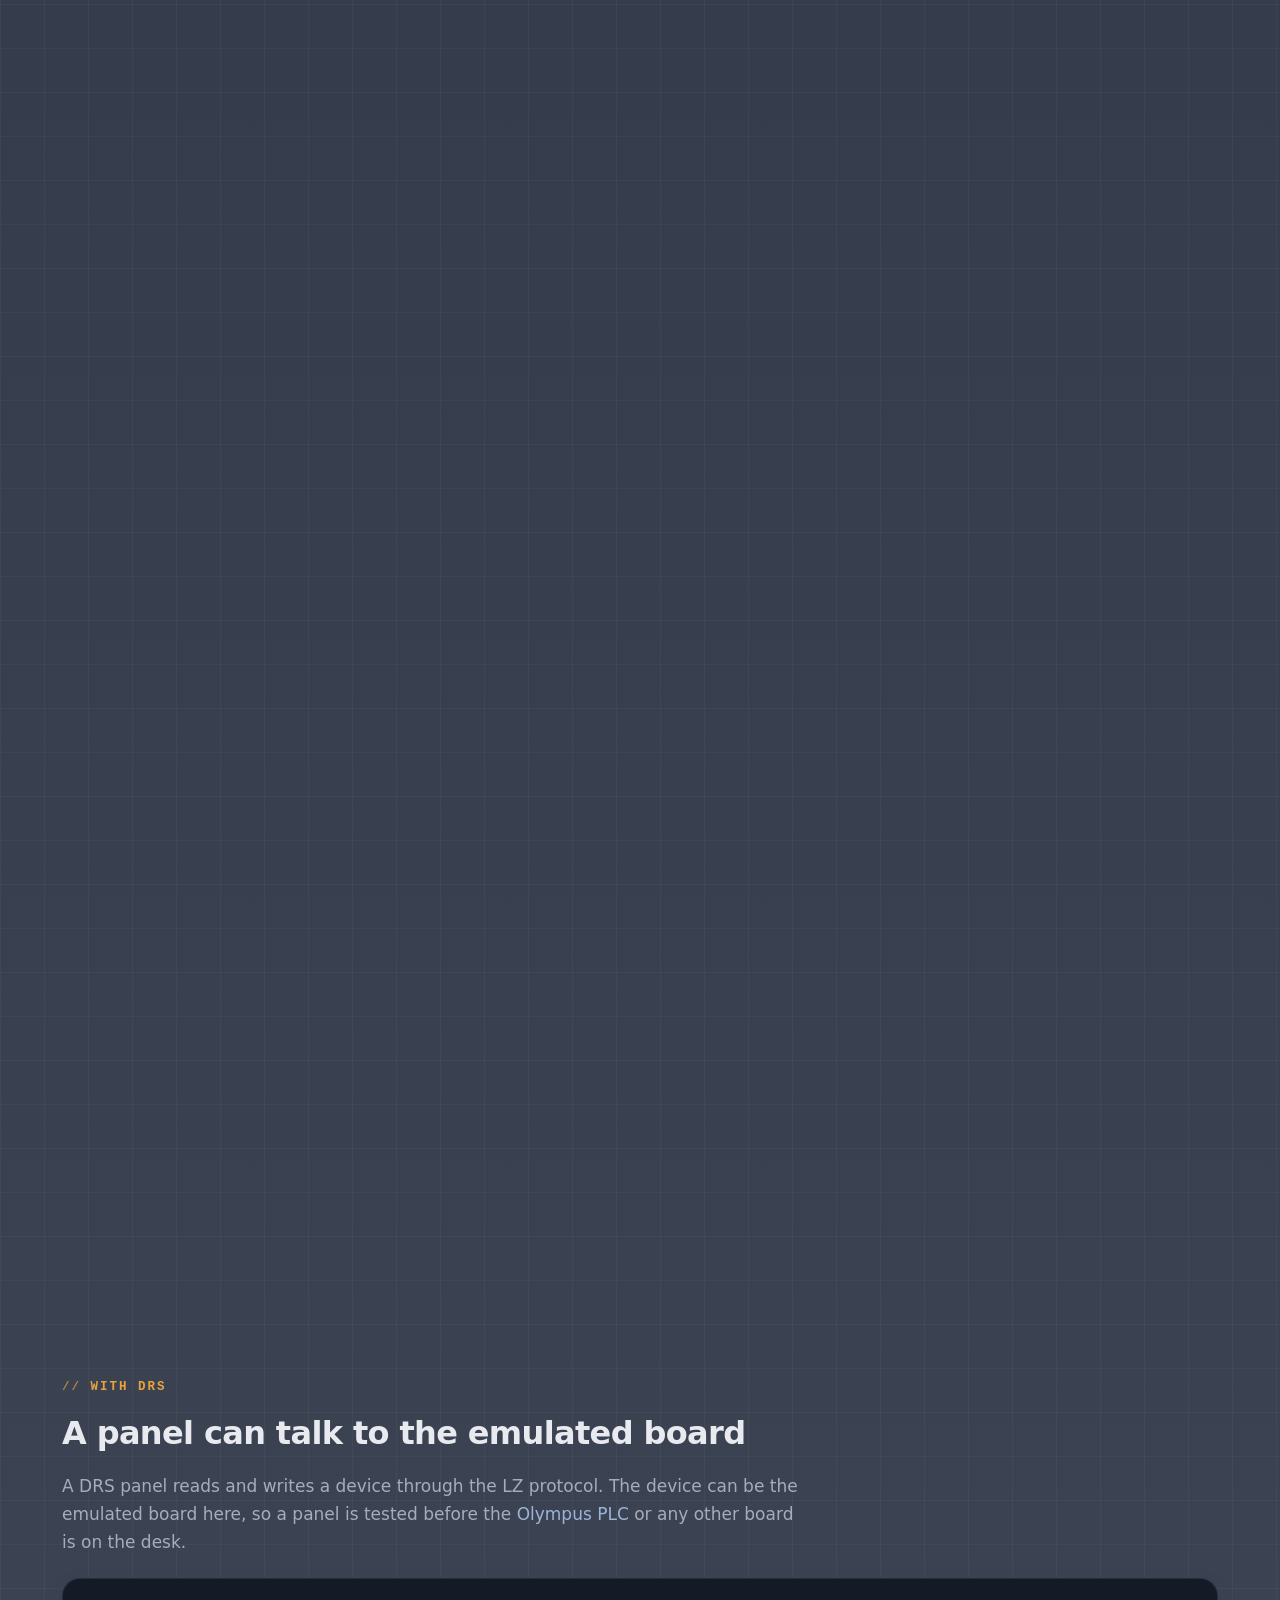
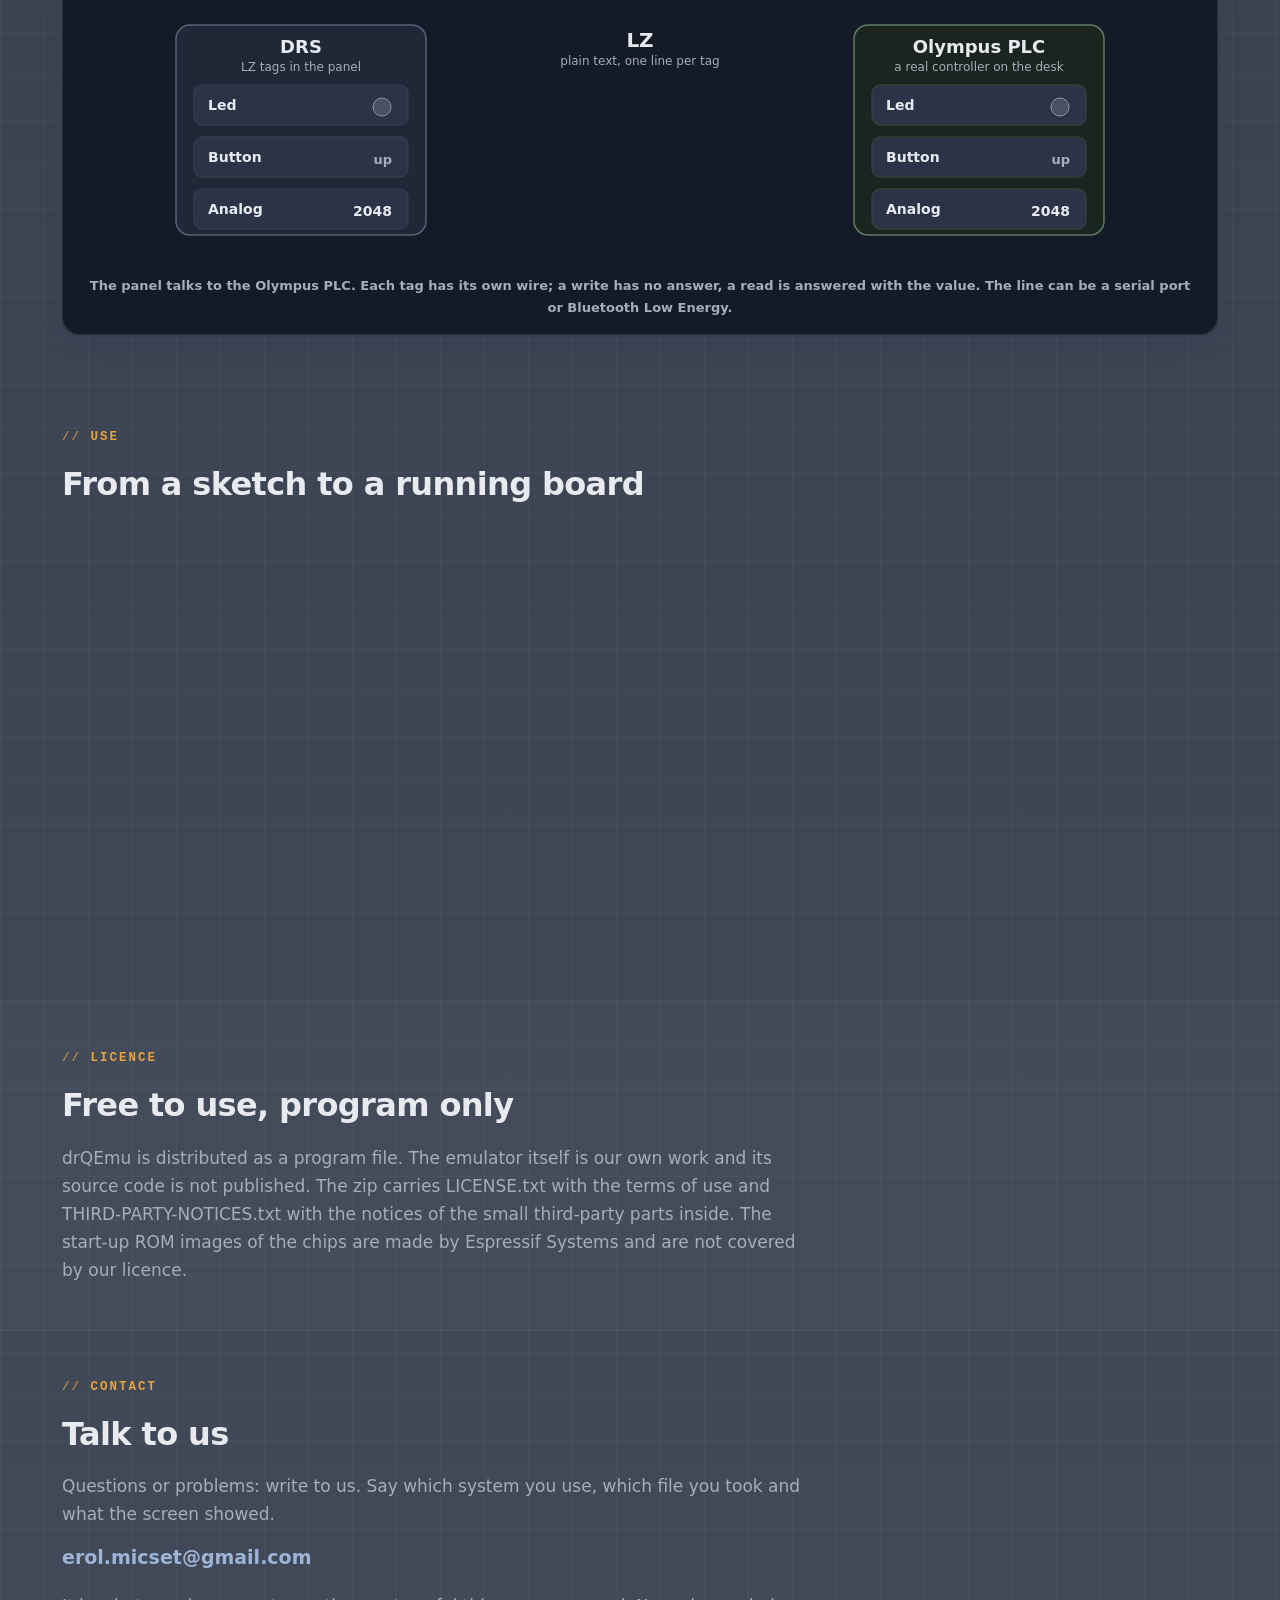
<file: drQEmu.html>
<!DOCTYPE html>
<html lang="en">
<head>
<meta charset="utf-8">
<meta name="viewport" content="width=device-width, initial-scale=1">
<title>drQEmu · ESP32 family emulator · Digital Rebel Studio</title>
<link rel="canonical" href="https://erolmicset.github.io/drQEmu.html">
<meta name="description" content="drQEmu runs a compiled program of eight ESP32 chips (ESP32, S2, S3, C3, C5, C6, H2, P4) on your PC, with pins, buses and 82 chip models you can see and drive from a browser. For Windows.">
<meta property="og:site_name" content="Digital Rebel Studio">
<meta property="og:type" content="website">
<meta property="og:title" content="drQEmu · ESP32 family emulator · Digital Rebel Studio">
<meta property="og:description" content="drQEmu runs a compiled program of eight ESP32 chips on your PC, with pins, buses and 82 chip models you can see and drive from a browser.">
<meta property="og:url" content="https://erolmicset.github.io/drQEmu.html">
<meta property="og:image" content="https://erolmicset.github.io/images/drqemu/bus-monitor.png">
<meta name="twitter:card" content="summary_large_image">
<meta name="twitter:title" content="drQEmu · ESP32 family emulator · Digital Rebel Studio">
<meta name="twitter:description" content="drQEmu runs a compiled program of eight ESP32 chips on your PC, with pins, buses and 82 chip models you can see and drive from a browser.">
<meta name="twitter:image" content="https://erolmicset.github.io/images/drqemu/bus-monitor.png">
<script type="application/ld+json">{"@context":"https://schema.org","@type":"SoftwareApplication","name":"drQEmu","applicationCategory":"DeveloperApplication","operatingSystem":"Windows, Linux","description":"An emulator of eight ESP32 chips that runs a compiled program on a PC, with pins, buses and 82 chip models you can drive from a browser.","url":"https://erolmicset.github.io/drQEmu.html","image":"https://erolmicset.github.io/images/drqemu/bus-monitor.png","offers":{"@type":"Offer","price":"0","priceCurrency":"USD"},"author":{"@type":"Organization","name":"Digital Rebel Studio","url":"https://erolmicset.github.io/"}}</script>
<meta name="theme-color" content="#0f1626">
<link rel="icon" type="image/png" href="images/drs-favicon.png">
<script>document.documentElement.classList.add('js')</script>
<style>
:root{
  --bg:#ffffff; --bg-alt:#f4f7fc; --card:#ffffff; --panel:#f8fafc;
  --text:#0d1424; --muted:#57617a; --faint:#8a93a8;
  --line:#e2e8f2;
  --accent:#2563eb; --amber:#d98613; --accent-ink:#ffffff; --ok:#16a34a;
  --shadow:0 1px 2px rgba(13,20,36,.05),0 10px 28px rgba(13,20,36,.07);
  --mono:ui-monospace,SFMono-Regular,Menlo,Consolas,"Liberation Mono",monospace;
}
@media (prefers-color-scheme:dark){
  :root{
    --bg:#0a1020; --bg-alt:#0d1428; --card:#121b33; --panel:#0e1730;
    --text:#e9edf6; --muted:#9aa5bd; --faint:#6e7891;
    --line:#1f2b4a;
    --accent:#5b8cff; --amber:#e8a33d; --accent-ink:#06101f; --ok:#34d399;
    --shadow:0 1px 2px rgba(0,0,0,.4),0 10px 28px rgba(0,0,0,.35);
  }
}
*{box-sizing:border-box}
html{scroll-behavior:smooth}
@media (prefers-reduced-motion:reduce){html{scroll-behavior:auto}*{animation:none!important;transition:none!important}}
body{margin:0;background:var(--bg);color:var(--text);
  font:16px/1.65 system-ui,-apple-system,"Segoe UI",Roboto,Helvetica,Arial,sans-serif;-webkit-font-smoothing:antialiased}
a{color:var(--accent);text-decoration:none}
a:hover{text-decoration:underline}
:focus-visible{outline:2px solid var(--accent);outline-offset:3px;border-radius:6px}
h1,h2,h3{letter-spacing:-.02em}
img{max-width:100%;height:auto;display:block}
.wrap{max-width:1200px;margin:0 auto;padding:0 22px}
header.nav{position:sticky;top:0;z-index:30;background:color-mix(in srgb,var(--bg) 84%,transparent);
  backdrop-filter:blur(12px);border-bottom:1px solid var(--line)}
.nav .wrap{display:flex;align-items:center;justify-content:space-between;gap:18px;height:66px}
.brand{display:flex;align-items:center;gap:11px;font-weight:700;color:var(--text);white-space:nowrap}
.brand:hover{text-decoration:none}
.logo{width:38px;height:38px;object-fit:contain}
.nav nav{display:flex;gap:15px;align-items:center}
.nav nav a{color:var(--muted);font-size:15px;white-space:nowrap}
.nav nav a:hover,.nav nav a[aria-current]{color:var(--text);text-decoration:none}
.btn{display:inline-block;padding:12px 22px;border-radius:11px;font-weight:600;font-size:15px;border:1px solid transparent;cursor:pointer;font-family:inherit}
.btn:hover{text-decoration:none}
.btn.primary{background:linear-gradient(180deg,#f0b357,#d98613);color:#1d1408;
  box-shadow:inset 0 1px 0 rgba(255,255,255,.5),0 6px 18px rgba(217,134,19,.28);transition:transform .2s,filter .2s}
.btn.primary:hover{filter:brightness(1.06);transform:translateY(-1px)}
.btn.ghost{border-color:var(--line);color:var(--text);background:var(--card)}
.btn.ghost:hover{border-color:var(--amber)}
.eyebrow{font-size:12.5px;font-weight:700;letter-spacing:1.5px;text-transform:uppercase;color:var(--amber);margin:0 0 10px}
.head{padding:64px 0 36px;background:radial-gradient(1100px 380px at 50% -90px,color-mix(in srgb,var(--amber) 16%,transparent),transparent)}
h1{font-size:clamp(32px,5vw,50px);line-height:1.1;margin:0 0 14px}
h2{font-size:clamp(24px,3vw,32px);margin:0 0 12px}
.sub{color:var(--muted);max-width:740px;margin:0;font-size:17px}
section{padding:46px 0}
section.alt{background:var(--bg-alt);border-block:1px solid var(--line)}
.card{background:var(--card);border:1px solid var(--line);border-radius:18px;padding:24px;box-shadow:var(--shadow)}

/* recommended */
.rec{display:grid;grid-template-columns:auto 1fr auto;gap:26px;align-items:center;
  border-color:color-mix(in srgb,var(--amber) 50%,var(--line));
  background:linear-gradient(180deg,color-mix(in srgb,var(--amber) 8%,var(--card)),var(--card))}
.rec .ico{width:76px;height:76px;border-radius:20px;display:grid;place-items:center;
  background:linear-gradient(180deg,#f0b357,#d98613);box-shadow:inset 0 1px 0 rgba(255,255,255,.5),0 10px 24px rgba(217,134,19,.3)}
.rec .ico svg{width:42px;height:42px}
.rec h2{margin:0 0 4px;font-size:24px}
.rec p{margin:0;color:var(--muted)}
.rec .meta{font:600 12.5px var(--mono);color:var(--faint);margin-top:8px}
@media(max-width:800px){.rec{grid-template-columns:1fr;text-align:center}.rec .ico{margin:0 auto}}

/* package table */
.pk{display:grid;gap:16px;grid-template-columns:repeat(auto-fit,minmax(260px,1fr));margin-top:22px}
.pk .card{padding:20px;transition:transform .3s cubic-bezier(.2,.7,.2,1),box-shadow .3s,border-color .2s}
.pk .card:hover{transform:translateY(-3px);border-color:var(--amber)}
.pk .card.me{border-color:var(--amber);box-shadow:0 0 0 2px color-mix(in srgb,var(--amber) 35%,transparent),var(--shadow)}
.pk h3{margin:0 0 2px;font-size:18px}
.pk .os{font-size:12px;font-weight:700;letter-spacing:1.2px;text-transform:uppercase;color:var(--amber)}
.pk ul{list-style:none;margin:12px 0 0;padding:0;display:grid;gap:8px}
.pk li{display:flex;justify-content:space-between;gap:10px;font-size:14px;color:var(--muted);border-top:1px solid var(--line);padding-top:8px}
.pk li b{color:var(--text);font-weight:600}
.pk li code,.path{font:12.5px var(--mono);color:var(--faint)}
.sz{font:600 12.5px var(--mono);white-space:nowrap}

/* hash */
.hash{display:flex;gap:10px;align-items:center;flex-wrap:wrap;margin-top:12px}
.hash code{flex:1 1 360px;min-width:0;overflow-wrap:anywhere;font:13px/1.5 var(--mono);background:var(--panel);
  border:1px solid var(--line);border-radius:10px;padding:10px 12px}
.pre{background:#070d1f;color:#d7e0ff;border-radius:12px;padding:14px 16px;border:1px solid #1c2748;
  font:13px/1.7 var(--mono);overflow-x:auto;white-space:pre;margin:8px 0 0}
.tabs{display:flex;gap:8px;flex-wrap:wrap;margin:14px 0 0}
.tabs button{font:inherit;font-size:14px;font-weight:600;cursor:pointer;padding:7px 15px;border-radius:999px;
  border:1px solid var(--line);background:var(--card);color:var(--text)}
.tabs button[aria-pressed="true"]{background:linear-gradient(180deg,#f0b357,#d98613);border-color:#c47a10;color:#1d1408}

/* flow */
.plate{background:#f7f9fc;border:1px solid #e0e7f1;border-radius:18px;padding:18px;box-shadow:var(--shadow)}
.plate svg{display:block;width:100%;height:auto;max-width:980px;margin:0 auto}
.plate .pcap{font-size:12.5px;color:#7a869c;margin:8px 4px 0;font-weight:600}
.step rect{filter:drop-shadow(0 3px 5px rgba(20,32,60,.22))}
.js .step{opacity:0;transform:translateY(8px);transition:opacity .5s ease,transform .5s ease;transition-delay:var(--d)}
.js .plate.go .step{opacity:1;transform:none}
.js .plate .arrow{stroke-dasharray:1;stroke-dashoffset:1}
.js .plate.go .arrow{animation:draw .7s ease-out forwards;animation-delay:var(--d)}
@keyframes draw{to{stroke-dashoffset:0}}
.js .reveal{opacity:0;transform:translateY(16px);transition:opacity .6s ease,transform .6s cubic-bezier(.2,.7,.2,1)}
.js .reveal.in{opacity:1;transform:none}
.notes{display:grid;gap:14px;grid-template-columns:repeat(auto-fit,minmax(280px,1fr))}
.notes p{margin:0;color:var(--muted);font-size:15px}
.notes h3{margin:0 0 6px;font-size:17px}
footer{border-top:1px solid var(--line);padding:30px 0;color:var(--muted);font-size:14px}
footer .wrap{display:flex;justify-content:space-between;gap:16px;flex-wrap:wrap}
.badge{display:inline-block;font:700 12px var(--mono);letter-spacing:.5px;color:var(--accent);border:1px solid color-mix(in srgb,var(--accent) 45%,var(--line));background:color-mix(in srgb,var(--accent) 9%,transparent);padding:4px 11px;border-radius:999px;margin-bottom:16px}
.rec .ico{background:linear-gradient(180deg,#7fa6ee,#2563eb)!important;box-shadow:inset 0 1px 0 rgba(255,255,255,.45),0 10px 24px rgba(37,99,235,.3)!important}
.rec{border-color:color-mix(in srgb,var(--accent) 50%,var(--line))!important;background:linear-gradient(180deg,color-mix(in srgb,var(--accent) 7%,var(--card)),var(--card))!important}
.rec .ico svg{stroke:#fff}
.shotgrid{display:grid;gap:22px;grid-template-columns:1fr;margin-top:22px}
.shotfig{padding:16px;margin:0}
.shotfig .frame{background:radial-gradient(700px 240px at 50% -40px,#eef2f9,#e1e8f3);border:1px solid var(--line);border-radius:14px;padding:14px;display:grid;place-items:center;cursor:zoom-in;overflow:hidden}
.shotfig img{width:auto;max-width:100%;height:auto;border-radius:8px;border:1px solid #d6deec;box-shadow:0 14px 34px rgba(20,32,60,.22),0 2px 6px rgba(20,32,60,.15);transition:transform .5s cubic-bezier(.2,.7,.2,1)}
.shotfig .frame:hover img{transform:scale(1.015)}
.shotfig figcaption{margin-top:12px;display:grid;gap:3px}
.shotfig figcaption b{font-size:16.5px}
.shotfig figcaption span{color:var(--muted);font-size:14.5px}
.vid{padding:12px;max-width:960px;margin:22px 0 0}
.vplay{position:relative;display:block;width:100%;aspect-ratio:16/9;padding:0;border:0;border-radius:12px;overflow:hidden;background:#10151c;cursor:pointer}
.vplay img{width:100%;height:100%;object-fit:contain;display:block}
.vplay .pl{position:absolute;inset:0;display:grid;place-items:center;background:rgba(8,12,20,.28);transition:background .2s}
.vplay .pl svg{width:84px;height:84px;padding:22px 18px 22px 26px;border-radius:50%;background:var(--accent);fill:var(--accent-ink);box-shadow:0 8px 28px rgba(0,0,0,.4);transition:transform .25s}
.vplay:hover .pl{background:rgba(8,12,20,.12)}
.vplay:hover .pl svg{transform:scale(1.08)}
.vid iframe{display:block;width:100%;aspect-ratio:16/9;border:0;border-radius:12px;background:#000}
dialog.zoom{border:0;padding:0;background:transparent;max-width:none;max-height:none;width:100vw;height:100vh;margin:0}
dialog.zoom::backdrop{background:rgba(5,9,18,.9)}
.zb{position:relative;width:100%;height:100%;display:flex;flex-direction:column;align-items:center;padding:54px 40px 16px}
.zb .view{flex:1 1 auto;min-height:0;width:100%;overflow:auto;display:grid;place-items:center}
.zb img{width:auto;height:auto;max-width:100%;max-height:calc(100vh - 150px);border-radius:10px;box-shadow:0 24px 70px rgba(0,0,0,.65);animation:zin .35s cubic-bezier(.2,.7,.2,1)}
@keyframes zin{from{opacity:0;transform:scale(.96)}to{opacity:1;transform:none}}
.zb .cap{color:#d8deea;margin-top:12px;font-size:15px;text-align:center;max-width:860px}
.zb .cap b{display:block;color:#fff;font-size:17px}
.zb button{font:inherit;cursor:pointer;border:1px solid rgba(255,255,255,.18);background:rgba(20,28,48,.82);color:#fff;min-width:44px;height:44px;border-radius:999px;font-size:20px;position:absolute}
.zb button:hover{background:rgba(217,134,19,.92)}
.zb .close{top:10px;right:14px}.zb .prev{left:10px;top:50%}.zb .next{right:10px;top:50%}
</style>
<link rel="stylesheet" href="site.css">
</head>
<body>

<header class="nav">
  <div class="wrap">
    <a class="brand" href="index.html"><img class="logo" src="images/drs-logo.png" alt="" width="38" height="38"> Digital Rebel Studio</a>
    <nav aria-label="Primary">
      <a href="index.html">Home</a>
      <a href="DRS.html">DRS</a>
      <a href="drQEmu.html" aria-current="page">drQEmu</a>
      <a href="PLC.html">PLC</a>
      <a href="Kantar.html">Kantar</a>
      <a href="#contact">Contact</a>
      <a href="DRSDownload.html">Download</a>
    </nav>
  </div>
</header>

<main>
  <div class="head">
    <div class="wrap">
      <span class="badge" translate="no">drQEmu · beta</span>
      <h1>The <span translate="no" class="notranslate">ESP32</span> family on your screen</h1>
      <p class="sub"><span translate="no" class="notranslate">drQEmu</span> runs the program you compiled for an <span translate="no" class="notranslate">ESP32</span>, <span translate="no" class="notranslate">ESP32-S2</span>, <span translate="no" class="notranslate">S3</span>, <span translate="no" class="notranslate">C3</span>, <span translate="no" class="notranslate">C5</span>, <span translate="no" class="notranslate">C6</span>, <span translate="no" class="notranslate">H2</span> or <span translate="no" class="notranslate">P4</span> on your PC. The chip is read from the image: one program file, any of the eight. The pins, the <span translate="no" class="notranslate">I2C</span> and <span translate="no" class="notranslate">SPI</span> buses and the chips on them are drawn in a browser page: press a button, turn a knob, see the display. It is a separate program from <span translate="no" class="notranslate">DRS</span>, with its own download.</p>
      <p class="sub"><strong>This is a beta release.</strong> <span translate="no" class="notranslate">drQEmu</span> is still being tested, so something may not work as you expect and behaviour may change in later versions. If you find a problem, <a href="#contact">tell us</a>.</p>
    </div>
  </div>

  <section>
    <div class="wrap">
      <div class="card rec reveal" id="rec">
        <div class="ico" aria-hidden="true"><svg viewBox="0 0 24 24" fill="none" stroke-width="2.4" stroke-linecap="round" stroke-linejoin="round"><path d="M12 3v12m0 0l-5-5m5 5l5-5M4 20h16"/></svg></div>
        <div>
          <h2 id="recTitle">Download <span translate="no" class="notranslate">drQEmu</span></h2>
          <p id="recText">One zip: the emulator and the flasher for real boards, each for <span translate="no" class="notranslate">Windows</span> and <span translate="no" class="notranslate">Linux</span>, the help pages and the licence files.</p>
          <p class="meta" id="recMeta" translate="no"></p>
        </div>
        <a class="btn primary" id="recBtn" href="#">Download the zip</a>
      </div>
      <p class="other" style="margin:18px 4px 0;color:var(--muted);font-size:14.5px"><span>Looking for the panel studio? That is <a href="DRSDownload.html"><span translate="no" class="notranslate">DRS</span>, on its own download page</a>.</span></p>
    </div>
  </section>

  <section>
    <div class="wrap">
      <p class="eyebrow">Video</p>
      <h2>A two minute tour</h2>
      <p class="sub">The project, the Lab, an <span translate="no" class="notranslate">LVGL</span> screen with touch, the Wiring view and the Interface windows. Subtitles: English, Turkish, Bulgarian, German and Spanish; pick the language with the <b>CC</b> button.</p>
      <div class="card vid reveal">
        <button class="vplay" id="vplay" type="button" data-id="aPHAEq5NqoY" aria-label="Play the drQEmu video">
          <img src="images/drqemu/lvgl-interface.png" alt="drQEmu: an LVGL screen on an ILI9341 display, next to the serial monitor" loading="lazy">
          <span class="pl" aria-hidden="true"><svg viewBox="0 0 24 24"><path d="M8 5v14l11-7z"/></svg></span>
        </button>
      </div>
      <p class="sub" style="margin-top:12px;font-size:14.5px">The video plays from <span translate="no" class="notranslate">YouTube</span>. Nothing is loaded from there until you press play. <a href="https://www.youtube.com/watch?v=aPHAEq5NqoY" rel="noopener" target="_blank">Open it on <span translate="no" class="notranslate">YouTube</span></a>.</p>
    </div>
  </section>

  <section class="alt">
    <div class="wrap">
      <p class="eyebrow">What is inside</p>
      <h2>Three files</h2>
      <div class="pk" id="pk"></div>
    </div>
  </section>

  <section>
    <div class="wrap">
      <p class="eyebrow">Chips</p>
      <h2>Eight chips, one program</h2>
      <p class="sub">The exe holds the boot ROM of every chip and starts the right one from the image you load. Radios are not real: <span translate="no" class="notranslate">WiFi</span> is a virtual network, and the emulator has no air for Bluetooth of the classic <span translate="no" class="notranslate">ESP32</span>.</p>
      <div class="notes" style="margin-top:22px">
        <div class="card reveal"><h3 translate="no" class="notranslate">ESP32</h3><p>Two <span translate="no" class="notranslate">Xtensa LX6</span> cores, <span translate="no" class="notranslate">GPIO 0 to 39</span>, three UARTs. Touch pads, <span translate="no" class="notranslate">DAC</span>, <span translate="no" class="notranslate">PSRAM</span>, <span translate="no" class="notranslate">PCNT</span>, <span translate="no" class="notranslate">MCPWM</span>, <span translate="no" class="notranslate">TWAI</span> (CAN), <span translate="no" class="notranslate">I2S</span>, <span translate="no" class="notranslate">AES</span> and <span translate="no" class="notranslate">RSA</span>, watchdogs, sleep, <span translate="no" class="notranslate">OTA</span>, <span translate="no" class="notranslate">WiFi</span>.</p></div>
        <div class="card reveal"><h3 translate="no" class="notranslate">ESP32-S2</h3><p>One <span translate="no" class="notranslate">Xtensa LX7</span> core, 47 pins. Touch pads, 13 bit analog inputs with calibration, <span translate="no" class="notranslate">OTA</span>, <span translate="no" class="notranslate">WiFi</span>.</p></div>
        <div class="card reveal"><h3 translate="no" class="notranslate">ESP32-S3</h3><p>Two <span translate="no" class="notranslate">Xtensa LX7</span> cores, 49 pins. Touch pads, <span translate="no" class="notranslate">PSRAM</span> (octal and quad), <span translate="no" class="notranslate">OTA</span>, <span translate="no" class="notranslate">WiFi</span>, and the display buses of HMI boards: 8 bit parallel and <span translate="no" class="notranslate">RGB 800 x 480</span>.</p></div>
        <div class="card reveal"><h3 translate="no" class="notranslate">ESP32-C3</h3><p><span translate="no" class="notranslate">RISC-V</span> core, 22 pins. Analog calibration, watchdogs, sleep, <span translate="no" class="notranslate">WiFi</span>.</p></div>
        <div class="card reveal"><h3 translate="no" class="notranslate">ESP32-C5</h3><p><span translate="no" class="notranslate">RISC-V</span> core with the <span translate="no" class="notranslate">CLIC</span> interrupt controller, 29 pins. Watchdogs, sleep, <span translate="no" class="notranslate">WiFi</span>.</p></div>
        <div class="card reveal"><h3 translate="no" class="notranslate">ESP32-C6</h3><p><span translate="no" class="notranslate">RISC-V</span> core, 31 pins. Analog calibration, watchdogs, sleep, <span translate="no" class="notranslate">WiFi</span>.</p></div>
        <div class="card reveal"><h3 translate="no" class="notranslate">ESP32-H2</h3><p><span translate="no" class="notranslate">RISC-V</span> core, 28 pins, two <span translate="no" class="notranslate">I2C</span>. The <span translate="no" class="notranslate">802.15.4</span> radio with <span translate="no" class="notranslate">Zigbee</span> and a <span translate="no" class="notranslate">Thread</span> leader, and <span translate="no" class="notranslate">Bluetooth LE</span> (advertise, scan, connect, read, write, notify, pair).</p></div>
        <div class="card reveal"><h3 translate="no" class="notranslate">ESP32-P4</h3><p>Two <span translate="no" class="notranslate">RISC-V</span> cores with a floating point unit, 55 pins, 32 MB <span translate="no" class="notranslate">PSRAM</span>. A beta: start-up, pins, PWM, analog, PSRAM, <span translate="no" class="notranslate">I2C</span> and <span translate="no" class="notranslate">SPI</span> are checked; the second <span translate="no" class="notranslate">I2C</span> and <span translate="no" class="notranslate">SPI3</span> are not yet.</p></div>
      </div>
    </div>
  </section>

  <section class="alt">
    <div class="wrap">
      <p class="eyebrow">Devices</p>
      <h2>82 chip models to connect</h2>
      <p class="sub">Each one answers like the real part, so the usual <span translate="no" class="notranslate">Arduino</span> library works unchanged. A part appears as a card with its state and its inputs; many cards have an <b>Info</b> button with the wiring and what is not modeled.</p>
      <div class="notes" style="margin-top:22px">
        <div class="card reveal"><h3><span translate="no" class="notranslate">I2C</span>: 53</h3><p><b>Displays:</b> <span translate="no" class="notranslate">SSD1306, SH1106, HD44780 16x2 and 20x4</span>. <b>Touch:</b> <span translate="no" class="notranslate">FT6336, CST816, GT911</span>. <b>Expanders:</b> <span translate="no" class="notranslate">PCF8574, PCF8575, MCP23008, MCP23017</span>. <b>Clocks:</b> <span translate="no" class="notranslate">DS1307, DS3231, PCF8563, PCF8583</span>. <b>Climate:</b> <span translate="no" class="notranslate">BMP180, BMP280, BME280, AHT20, SHT21, SHT3x</span>. <b>Temperature:</b> <span translate="no" class="notranslate">LM75, TMP102, DS1621, MCP9808, TMP117</span>. <b>Motion and field:</b> <span translate="no" class="notranslate">MPU6050, ADXL345, HMC5883L, QMC5883L</span>. <b>Light:</b> <span translate="no" class="notranslate">BH1750, VEML7700, TCS34725</span>. <b>Pulse:</b> <span translate="no" class="notranslate">MAX30102</span>. <b>Converters:</b> <span translate="no" class="notranslate">ADS1015, ADS1115, PCF8591, MCP4725, MCP4728</span>. <b>Power:</b> <span translate="no" class="notranslate">INA219, INA226</span>. <b>PWM:</b> <span translate="no" class="notranslate">PCA9685</span>. <b>Memory:</b> <span translate="no" class="notranslate">24C01 to 24C512</span>.</p></div>
        <div class="card reveal"><h3><span translate="no" class="notranslate">SPI</span>: 19</h3><p><b>Color displays:</b> <span translate="no" class="notranslate">ST7735, ILI9341, ST7789, ST7796, GC9A01</span> and an <span translate="no" class="notranslate">RGB</span> panel. <b>Monochrome:</b> <span translate="no" class="notranslate">SSD1306, SH1106, PCD8544</span> (Nokia 5110). <b>LED drivers:</b> <span translate="no" class="notranslate">MAX7219, 74HC595</span>. <b>Touch:</b> <span translate="no" class="notranslate">XPT2046</span>. <b>Others:</b> <span translate="no" class="notranslate">MCP3008, MCP23S17, MAX6675</span>. <b>Radio and RFID:</b> <span translate="no" class="notranslate">nRF24L01+</span> (two radios talk to each other) and the <span translate="no" class="notranslate">MFRC522</span> card reader with a virtual card. <b>Storage:</b> <span translate="no" class="notranslate">W25Q</span> flash and an <span translate="no" class="notranslate">SD</span> card.</p></div>
        <div class="card reveal"><h3>On pins: 10</h3><p><span translate="no" class="notranslate">DHT22, DHT11, DS18B20, HC-SR04, HX711, TM1637</span>, a matrix keypad, a rotary encoder, an <span translate="no" class="notranslate">HD44780</span> text display wired directly and a <span translate="no" class="notranslate">WS2812</span> LED strip.</p></div>
      </div>
      <p class="sub" style="margin-top:18px">Put a display and its touch chip together and you have a complete <span translate="no" class="notranslate">HMI</span> board: the 2.8 and 3.5 inch <span translate="no" class="notranslate">ESP32</span> boards, the round <span translate="no" class="notranslate">GC9A01</span> board, and on the <span translate="no" class="notranslate">ESP32-S3</span> the 3.5 inch parallel board and the 800 x 480 board.</p>
    </div>
  </section>
  <section>
    <div class="wrap">
      <p class="eyebrow">Pictures</p>
      <h2>What it looks like</h2>
      <p class="sub">Real screens of <span translate="no" class="notranslate">drQEmu</span> while a compiled program runs, at their real size. Click a picture to look at every pixel.</p>
      <div class="shotgrid" id="shots">
      <figure class="card shotfig reveal">
        <div class="frame"><img src="images/drqemu/lvgl-interface.png" alt="A touch screen drawn by LVGL. A program that uses the LVGL library draws its screen on an ILI9341 display, 240 x 320. In the Interface tab the screen sits next to the serial monitor, where the program reports its frames." width="1100" height="949" loading="lazy"></div>
        <figcaption><b>A touch screen drawn by LVGL</b><span>A program that uses the <span translate="no" class="notranslate">LVGL</span> library draws its screen on an <span translate="no" class="notranslate">ILI9341</span> display, 240 x 320. In the Interface tab the screen sits next to the serial monitor, where the program reports its frames.</span></figcaption>
      </figure>
      <figure class="card shotfig reveal">
        <div class="frame"><img src="images/drqemu/lvgl-lab.png" alt="The chips of the program. The Lab tab keeps a card for every chip the program talks to. The LVGL screen is shown live, with the controller, the size and the number of pixels the program has written." width="1100" height="837" loading="lazy"></div>
        <figcaption><b>The chips of the program</b><span>The Lab tab keeps a card for every chip the program talks to. The <span translate="no" class="notranslate">LVGL</span> screen is shown live, with the controller, the size and the number of pixels the program has written.</span></figcaption>
      </figure>
      <figure class="card shotfig reveal">
        <div class="frame"><img src="images/drqemu/board.png" alt="The board and the program. The Board tab starts, stops and resets the board and shows what the image holds: the chip, the flash, the partitions, the build and the ESP-IDF version." width="1100" height="1032" loading="lazy"></div>
        <figcaption><b>The board and the program</b><span>The Board tab starts, stops and resets the board and shows what the image holds: the chip, the flash, the partitions, the build and the <span translate="no" class="notranslate">ESP-IDF</span> version.</span></figcaption>
      </figure>
      <figure class="card shotfig reveal">
        <div class="frame"><img src="images/drqemu/lcd1602.png" alt="A text display on the I2C bus. A 16 x 2 HD44780 display on an I2C backpack. The program writes two lines and a custom character; the card shows the screen as it would look, with its mode, display and backlight state." width="1109" height="470" loading="lazy"></div>
        <figcaption><b>A text display on the I2C bus</b><span>A 16 x 2 HD44780 display on an I2C backpack. The program writes two lines and a custom character; the card shows the screen as it would look, with its mode, display and backlight state.</span></figcaption>
      </figure>
      <figure class="card shotfig reveal">
        <div class="frame"><img src="images/drqemu/keypad-lcd.png" alt="A keypad and a parallel display. A 4 x 3 matrix keypad on seven pins and an HD44780 display on six pins. Click a key and the program sees it pressed; the display shows the text the program writes." width="1109" height="786" loading="lazy"></div>
        <figcaption><b>A keypad and a parallel display</b><span>A 4 x 3 matrix keypad on seven pins and an HD44780 display on six pins. Click a key and the program sees it pressed; the display shows the text the program writes.</span></figcaption>
      </figure>
      <figure class="card shotfig reveal">
        <div class="frame"><img src="images/drqemu/dht-ds18b20.png" alt="Temperature and humidity sensors. A DHT22, a DS18B20 and a DHT11 on one pin each. The sliders set the values the program reads, and the chips answer with the timing the real ones use." width="1109" height="800" loading="lazy"></div>
        <figcaption><b>Temperature and humidity sensors</b><span>A DHT22, a DS18B20 and a DHT11 on one pin each. The sliders set the values the program reads, and the chips answer with the timing the real ones use.</span></figcaption>
      </figure>
      <figure class="card shotfig reveal">
        <div class="frame"><img src="images/drqemu/max7219.png" alt="An LED matrix driver on SPI. Two chained MAX7219 chips with their intensity and the dots the program switched on." width="1079" height="252" loading="lazy"></div>
        <figcaption><b>An LED matrix driver on SPI</b><span>Two chained MAX7219 chips with their intensity and the dots the program switched on.</span></figcaption>
      </figure>
      <figure class="card shotfig reveal">
        <div class="frame"><img src="images/drqemu/scope-pwm.png" alt="A scope for pins and PWM. Add a pin and its level changes are drawn against time. A PWM pin also shows its duty: here GPIO4 changes from 25 % to 75 % while GPIO5 stays at 50 %." width="1109" height="549" loading="lazy"></div>
        <figcaption><b>A scope for pins and PWM</b><span>Add a pin and its level changes are drawn against time. A PWM pin also shows its duty: here GPIO4 changes from 25 % to 75 % while GPIO5 stays at 50 %.</span></figcaption>
      </figure>
      <figure class="card shotfig reveal">
        <div class="frame"><img src="images/drqemu/outputs-pwm.png" alt="Outputs, with frequency and duty. Every pin the program drives shows up by itself: its level, and for a PWM pin its frequency and duty." width="1124" height="242" loading="lazy"></div>
        <figcaption><b>Outputs, with frequency and duty</b><span>Every pin the program drives shows up by itself: its level, and for a PWM pin its frequency and duty.</span></figcaption>
      </figure>
      <figure class="card shotfig reveal">
        <div class="frame"><img src="images/drqemu/clock-pcf8583.png" alt="A clock chip and the bytes it holds. The PCF8583 real-time clock: a clock face, the date, and all 256 bytes of its memory with the registers the program touched marked." width="1079" height="709" loading="lazy"></div>
        <figcaption><b>A clock chip and the bytes it holds</b><span>The PCF8583 real-time clock: a clock face, the date, and all 256 bytes of its memory with the registers the program touched marked.</span></figcaption>
      </figure>
      <figure class="card shotfig reveal">
        <div class="frame"><img src="images/drqemu/clock-pcf8563.png" alt="A running real-time clock. The PCF8563 counts seconds by itself; its alarm and flags are decoded below the clock face." width="1094" height="274" loading="lazy"></div>
        <figcaption><b>A running real-time clock</b><span>The PCF8563 counts seconds by itself; its alarm and flags are decoded below the clock face.</span></figcaption>
      </figure>
      <figure class="card shotfig reveal">
        <div class="frame"><img src="images/drqemu/clock-ds1307.png" alt="A clock the program has stopped. The DS1307 shows that it is halted until the program clears the halt bit, like the real chip." width="1094" height="274" loading="lazy"></div>
        <figcaption><b>A clock the program has stopped</b><span>The DS1307 shows that it is halted until the program clears the halt bit, like the real chip.</span></figcaption>
      </figure>
      <figure class="card shotfig reveal">
        <div class="frame"><img src="images/drqemu/mpu6050.png" alt="A motion sensor you can tilt. The MPU6050: sliders for acceleration and rotation on every axis and for the temperature; the ranges the program chose are shown above them." width="1094" height="347" loading="lazy"></div>
        <figcaption><b>A motion sensor you can tilt</b><span>The MPU6050: sliders for acceleration and rotation on every axis and for the temperature; the ranges the program chose are shown above them.</span></figcaption>
      </figure>
      <figure class="card shotfig reveal">
        <div class="frame"><img src="images/drqemu/bmp280.png" alt="Pressure and temperature. The BMP280: two sliders set what the program measures, and the registers the program wrote are shown." width="1094" height="208" loading="lazy"></div>
        <figcaption><b>Pressure and temperature</b><span>The BMP280: two sliders set what the program measures, and the registers the program wrote are shown.</span></figcaption>
      </figure>
      <figure class="card shotfig reveal">
        <div class="frame"><img src="images/drqemu/mcp23017.png" alt="A port expander as lamps and switches. The MCP23017: every pin is a lamp when the program drives it and a switch when the program reads it." width="1094" height="601" loading="lazy"></div>
        <figcaption><b>A port expander as lamps and switches</b><span>The MCP23017: every pin is a lamp when the program drives it and a switch when the program reads it.</span></figcaption>
      </figure>
      <figure class="card shotfig reveal">
        <div class="frame"><img src="images/drqemu/bus-monitor.png" alt="The bus monitor. Every I2C and SPI transaction on one line with a time stamp: the bytes the board sent and what the chip answered." width="1124" height="371" loading="lazy"></div>
        <figcaption><b>The bus monitor</b><span>Every I2C and SPI transaction on one line with a time stamp: the bytes the board sent and what the chip answered.</span></figcaption>
      </figure>
      </div>
    </div>
  </section>

  <section>
    <div class="wrap">
      <p class="eyebrow">With <span translate="no" class="notranslate">DRS</span></p>
      <h2>A panel can talk to the emulated board</h2>
      <p class="sub">A <span translate="no" class="notranslate">DRS</span> panel reads and writes a device through the <span translate="no" class="notranslate">LZ</span> protocol. The device can be the emulated board here, so a panel is tested before the <a href="PLC.html"><span translate="no" class="notranslate">Olympus PLC</span></a> or any other board is on the desk.</p>
      <div data-lzflow style="margin-top:22px"></div>
    </div>
  </section>

  <section>
    <div class="wrap">
      <p class="eyebrow">Use</p>
      <h2>From a sketch to a running board</h2>
      <div class="plate reveal" id="flow"><p class="pcap" id="flowCap">Compile the sketch, start <span translate="no" class="notranslate">drQEmu</span>, load the image, watch and drive the board in the browser.</p></div>
      <div class="notes" style="margin-top:22px">
        <div class="card reveal"><h3>The image</h3><p>Compile your sketch the way you always do and keep the merged image (the <span translate="no" class="notranslate">.merged.bin</span> file). That file is what <span translate="no" class="notranslate">drQEmu</span> runs: the same bytes you would write to a board.</p></div>
        <div class="card reveal"><h3><span translate="no" class="notranslate">Windows</span> and <span translate="no" class="notranslate">Linux</span></h3><p>Start <span translate="no" class="notranslate">drQEmu32.exe</span> on <span translate="no" class="notranslate">Windows</span>, or <span translate="no" class="notranslate">drQEmu32</span> on <span translate="no" class="notranslate">Linux</span>. The page opens in your browser; its <b>Help</b> link opens the help page, built into the program, which explains every part of it.</p></div>
        <div class="card reveal"><h3>Real boards</h3><p><span translate="no" class="notranslate">drFlasher</span> writes an image to many <span translate="no" class="notranslate">ESP32</span> boards at once over their serial ports and checks every board afterwards. It knows the <span translate="no" class="notranslate">ESP32</span>, <span translate="no" class="notranslate">S2</span>, <span translate="no" class="notranslate">S3</span>, <span translate="no" class="notranslate">C3</span>, <span translate="no" class="notranslate">C5</span>, <span translate="no" class="notranslate">C6</span>, <span translate="no" class="notranslate">H2</span> and <span translate="no" class="notranslate">P4</span> and has its own <b>Help</b> page. It is a separate file: you do not need it to use the emulator.</p></div>
      </div>
    </div>
  </section>

  <section class="alt">
    <div class="wrap">
      <p class="eyebrow">Licence</p>
      <h2>Free to use, program only</h2>
      <p class="sub"><span translate="no" class="notranslate">drQEmu</span> is distributed as a program file. The emulator itself is our own work and its source code is not published. The zip carries <span translate="no" class="notranslate">LICENSE.txt</span> with the terms of use and <span translate="no" class="notranslate">THIRD-PARTY-NOTICES.txt</span> with the notices of the small third-party parts inside. The start-up ROM images of the chips are made by Espressif Systems and are not covered by our licence.</p>
    </div>
  </section>

  <section id="contact">
    <div class="wrap">
      <p class="eyebrow">Contact</p>
      <h2>Talk to us</h2>
      <p class="sub">Questions or problems: write to us. Say which system you use, which file you took and what the screen showed.</p>
      <p style="font-size:19px;font-weight:600;margin:14px 0 18px"><a href="mailto:erol.micset@gmail.com?subject=drQEmu">erol.micset@gmail.com</a></p>
      <p class="sub">It is a beta, so bug reports are the most useful thing you can send. No code needed: <a href="https://github.com/ErolMicset/ErolMicset.github.io/issues/new?template=bug_report.yml" target="_blank" rel="noopener">report a bug</a>, <a href="https://github.com/ErolMicset/ErolMicset.github.io/issues/new?template=feature_request.yml" target="_blank" rel="noopener">suggest a chip or board</a>, or <a href="https://github.com/ErolMicset/ErolMicset.github.io/discussions" target="_blank" rel="noopener">show what you built</a>.</p>
    </div>
  </section>
</main>

<footer>
  <div class="wrap">
    <span>© <span id="y">2026</span> <span translate="no" class="notranslate">Digital Rebel Studio</span> (<span translate="no" class="notranslate">DRS</span>). A <span translate="no" class="notranslate">Microset</span> project.</span>
    <span><a href="index.html">Home</a> · <a href="DRSDownload.html"><span translate="no" class="notranslate">DRS</span> download</a></span>
  </div>
</footer>

<script>
/* The ONE place to edit for a new drQEmu release: version, date, the zip name and its size (MiB).
   DownloadPathList.txt (lines whose zip name contains "drQEmu") gives the address of the newest zip. */
var RELEASE = {
  version: '1.2.0', date: '2026-11-22',
  file: '', url: '', size: 192.3,
  files: [
    ['Emulator', 'Windows x64', 'drQEmu32.exe', 5.1],
    ['Emulator', 'Linux x64', 'drQEmu32', 7.3],
    ['Flasher', 'Windows x64', 'drFlasher.exe', 36.0],
    ['Flasher', 'Linux x64', 'drFlasher-lin64', 37.5],
    ['Help', 'any browser', 'drQEmu32.html', 0.7]
  ]
};
(function () {
  'use strict';
  var $ = function (id) { return document.getElementById(id); };
  var reduce = window.matchMedia && matchMedia('(prefers-reduced-motion: reduce)').matches;
  function nt(s) { return '<span translate="no" class="notranslate">' + s + '</span>'; }
  function mb(x) { return x.toFixed(1) + ' MiB'; }
  function paint() {
    if (!RELEASE.url) {   /* the zip is not published yet: DownloadPathList.txt has no drQEmu line */
      $('recBtn').removeAttribute('href'); $('recBtn').removeAttribute('download');
      $('recBtn').innerHTML = 'Download coming soon';
      $('recMeta').textContent = 'version ' + RELEASE.version;
      return;
    }
    $('recBtn').href = RELEASE.url;
    $('recBtn').setAttribute('download', RELEASE.file.split('/').pop());
    $('recBtn').innerHTML = 'Download ' + nt(RELEASE.file.replace(/\.zip$/, '')) + (RELEASE.size ? ' <small style="opacity:.7">· ' + mb(RELEASE.size) + '</small>' : '');
    $('recMeta').textContent = 'version ' + RELEASE.version + (RELEASE.date ? ' · ' + RELEASE.date : '') + ' · ' + RELEASE.file;
  }
  paint();
  var plat = ((navigator.userAgentData && navigator.userAgentData.platform) || navigator.platform || '') + (navigator.userAgent || '');
  var mine = /win/i.test(plat) ? 'Windows' : /linux|x11/i.test(plat) ? 'Linux' : '';
  $('pk').innerHTML = RELEASE.files.map(function (f) {
    var me = mine && f[1].indexOf(mine) === 0;
    return '<div class="card reveal' + (me ? ' me' : '') + '"><div class="os">' + f[1] + '</div><h3>' + nt(f[0]) + '</h3><p class="path" translate="no" style="margin:6px 0 0">' + f[2] + '</p><p class="sz" translate="no" style="margin:6px 0 0">' + mb(f[3]) + '</p></div>';
  }).join('');

  function cmp(a, b) { var x = a.split('.'), y = b.split('.'); for (var i = 0; i < Math.max(x.length, y.length); i++) { var d = (+x[i] || 0) - (+y[i] || 0); if (d) return d; } return 0; }
  if (window.fetch && location.protocol !== 'file:') fetch('DownloadPathList.txt', { cache: 'no-cache' }).then(function (r) { return r.ok ? r.text() : ''; }).then(function (text) {
    var best = null;
    text.split(/\r?\n/).forEach(function (ln) {
      if (/^\s*(#|$)/.test(ln)) return;
      var p = ln.split(' - ').map(function (s) { return s.trim(); });
      if (p.length < 3 || !/drqemu/i.test(p[1])) return;
      if (!best || cmp(p[0], best.v) > 0) best = { v: p[0], file: p[1], url: p.slice(2).join(' - ') };
    });
    if (best) { RELEASE.version = best.v; RELEASE.file = best.file; RELEASE.url = best.url; RELEASE.date = (best.file.match(/\d{4}-\d{2}-\d{2}/) || [''])[0]; paint(); }   /* the date comes from the zip name: drQEmu-v1.2.0-2026-11-22.zip */
  }, function () {});

  /* full-size viewer */
  (function () {
    var imgs = Array.prototype.slice.call(document.querySelectorAll('#shots img')), dlg, zi, zc, at = 0;
    if (!imgs.length) return;
    function build() {
      dlg = document.createElement('dialog'); dlg.className = 'zoom'; dlg.setAttribute('aria-label', 'Screenshot');
      dlg.innerHTML = '<div class="zb"><button type="button" class="close" aria-label="Close">\u2715</button><button type="button" class="prev" aria-label="Previous">\u2039</button><div class="view"><img alt=""></div><div class="cap"></div><button type="button" class="next" aria-label="Next">\u203a</button></div>';
      document.body.appendChild(dlg); zi = dlg.querySelector('img'); zc = dlg.querySelector('.cap');
      dlg.querySelector('.close').onclick = function () { dlg.close(); };
      dlg.querySelector('.prev').onclick = function () { show(at - 1); };
      dlg.querySelector('.next').onclick = function () { show(at + 1); };
      dlg.addEventListener('click', function (e) { if (e.target === dlg || e.target.className === 'zb' || e.target.className === 'view') dlg.close(); });
      dlg.addEventListener('keydown', function (e) { if (e.key === 'ArrowLeft') show(at - 1); else if (e.key === 'ArrowRight') show(at + 1); });
    }
    function show(i) { at = (i + imgs.length) % imgs.length; var im = imgs[at], f = im.closest('figure'); zi.src = im.src; zi.alt = im.alt; zc.innerHTML = f.querySelector('figcaption').innerHTML; }
    imgs.forEach(function (im, i) { im.parentElement.addEventListener('click', function () { if (!dlg) build(); show(i); dlg.showModal(); }); });
  })();

  var STEPS = [
    ['Compile the sketch', 'as usual', '#7fa6d8', '#dbe9fb'],
    ['Keep the image', '.merged.bin', '#7fa6d8', '#dbe9fb'],
    ['Start drQEmu', 'a page opens', '#d79a3a', '#fbe3b8'],
    ['Load the image', 'the board runs', '#7fa6d8', '#dbe9fb'],
    ['Watch and drive', 'pins, chips, serial', '#7fa86a', '#d9efc9']
  ];
  (function drawFlow() {
    var NS = 'http://www.w3.org/2000/svg', w = 168, h = 62, gap = 44, pad = 12, W = pad * 2 + STEPS.length * w + (STEPS.length - 1) * gap, H = h + pad * 2 + 6;
    var svg = document.createElementNS(NS, 'svg');
    svg.setAttribute('viewBox', '0 0 ' + W + ' ' + H); svg.setAttribute('role', 'img');
    svg.setAttribute('aria-label', 'Steps: compile the sketch, keep the merged image, start drQEmu, load the image, watch and drive the board in the browser.');
    function el(n, a, p) { var e = document.createElementNS(NS, n); for (var k in a) e.setAttribute(k, a[k]); if (p) p.appendChild(e); return e; }
    function mk(t, s) { if (/drQEmu|\.merged\.bin/.test(s)) { t.setAttribute('translate', 'no'); t.setAttribute('class', 'notranslate'); } return t; }
    STEPS.forEach(function (s, i) {
      var x = pad + i * (w + gap), y = pad;
      if (i) el('path', { d: 'M' + (x - gap + 4) + ' ' + (y + h / 2) + ' L' + (x - 6) + ' ' + (y + h / 2), stroke: '#e8801f', 'stroke-width': 2.4, 'stroke-linecap': 'round', fill: 'none', class: 'arrow', pathLength: 1, style: '--d:' + (i * 0.25 - 0.1).toFixed(2) + 's' }, svg);
      if (i) el('path', { d: 'M' + (x - 12) + ' ' + (y + h / 2 - 6) + ' L' + (x - 4) + ' ' + (y + h / 2) + ' L' + (x - 12) + ' ' + (y + h / 2 + 6), stroke: '#e8801f', 'stroke-width': 2.4, 'stroke-linecap': 'round', 'stroke-linejoin': 'round', fill: 'none' }, svg);
      var g = el('g', { class: 'step', style: '--d:' + (i * 0.25).toFixed(2) + 's' }, svg);
      el('rect', { x: x, y: y, width: w, height: h, rx: 12, fill: s[3], stroke: s[2] }, g);
      var t = el('text', { x: x + w / 2, y: y + 27, 'text-anchor': 'middle', 'font-size': 14.5, 'font-weight': 700, fill: '#27324a', 'font-family': 'system-ui,Segoe UI,sans-serif' }, g); mk(t, s[0]).textContent = s[0];
      var u = el('text', { x: x + w / 2, y: y + 46, 'text-anchor': 'middle', 'font-size': 12, fill: '#5b6780', 'font-family': 'system-ui,Segoe UI,sans-serif' }, g); mk(u, s[1]).textContent = s[1];
    });
    $('flow').insertBefore(svg, $('flowCap'));
  })();

  var items = Array.prototype.slice.call(document.querySelectorAll('.reveal')), plate = $('flow');
  if (reduce || !('IntersectionObserver' in window)) { plate.classList.add('go'); items.forEach(function (e) { e.classList.add('in'); }); }
  else {
    var io = new IntersectionObserver(function (en) { en.forEach(function (x) { if (x.isIntersecting) { x.target.classList.add('in'); if (x.target === plate) plate.classList.add('go'); io.unobserve(x.target); } }); }, { threshold: 0.12 });
    items.forEach(function (e, i) { e.style.transitionDelay = (i % 3) * 0.08 + 's'; io.observe(e); });
    setTimeout(function () { plate.classList.add('go'); items.forEach(function (e) { e.classList.add('in'); }); }, 6000);
  }
  $('y').textContent = new Date().getFullYear();
})();
</script>
<script>
/* Video: nothing is requested from YouTube until the play button is pressed. */
(function () {
  var b = document.getElementById('vplay');
  if (!b) return;
  b.addEventListener('click', function () {
    var f = document.createElement('iframe');
    f.src = 'https://www.youtube-nocookie.com/embed/' + b.getAttribute('data-id') + '?autoplay=1&rel=0&cc_load_policy=1&hl=en';
    f.title = 'drQEmu video';
    f.allow = 'autoplay; encrypted-media; picture-in-picture; fullscreen';
    f.setAttribute('allowfullscreen', '');
    f.referrerPolicy = 'strict-origin-when-cross-origin';
    b.parentNode.replaceChild(f, b);
  });
})();
</script>
<script src="lzflow.js"></script>
</body>
</html>
</file>
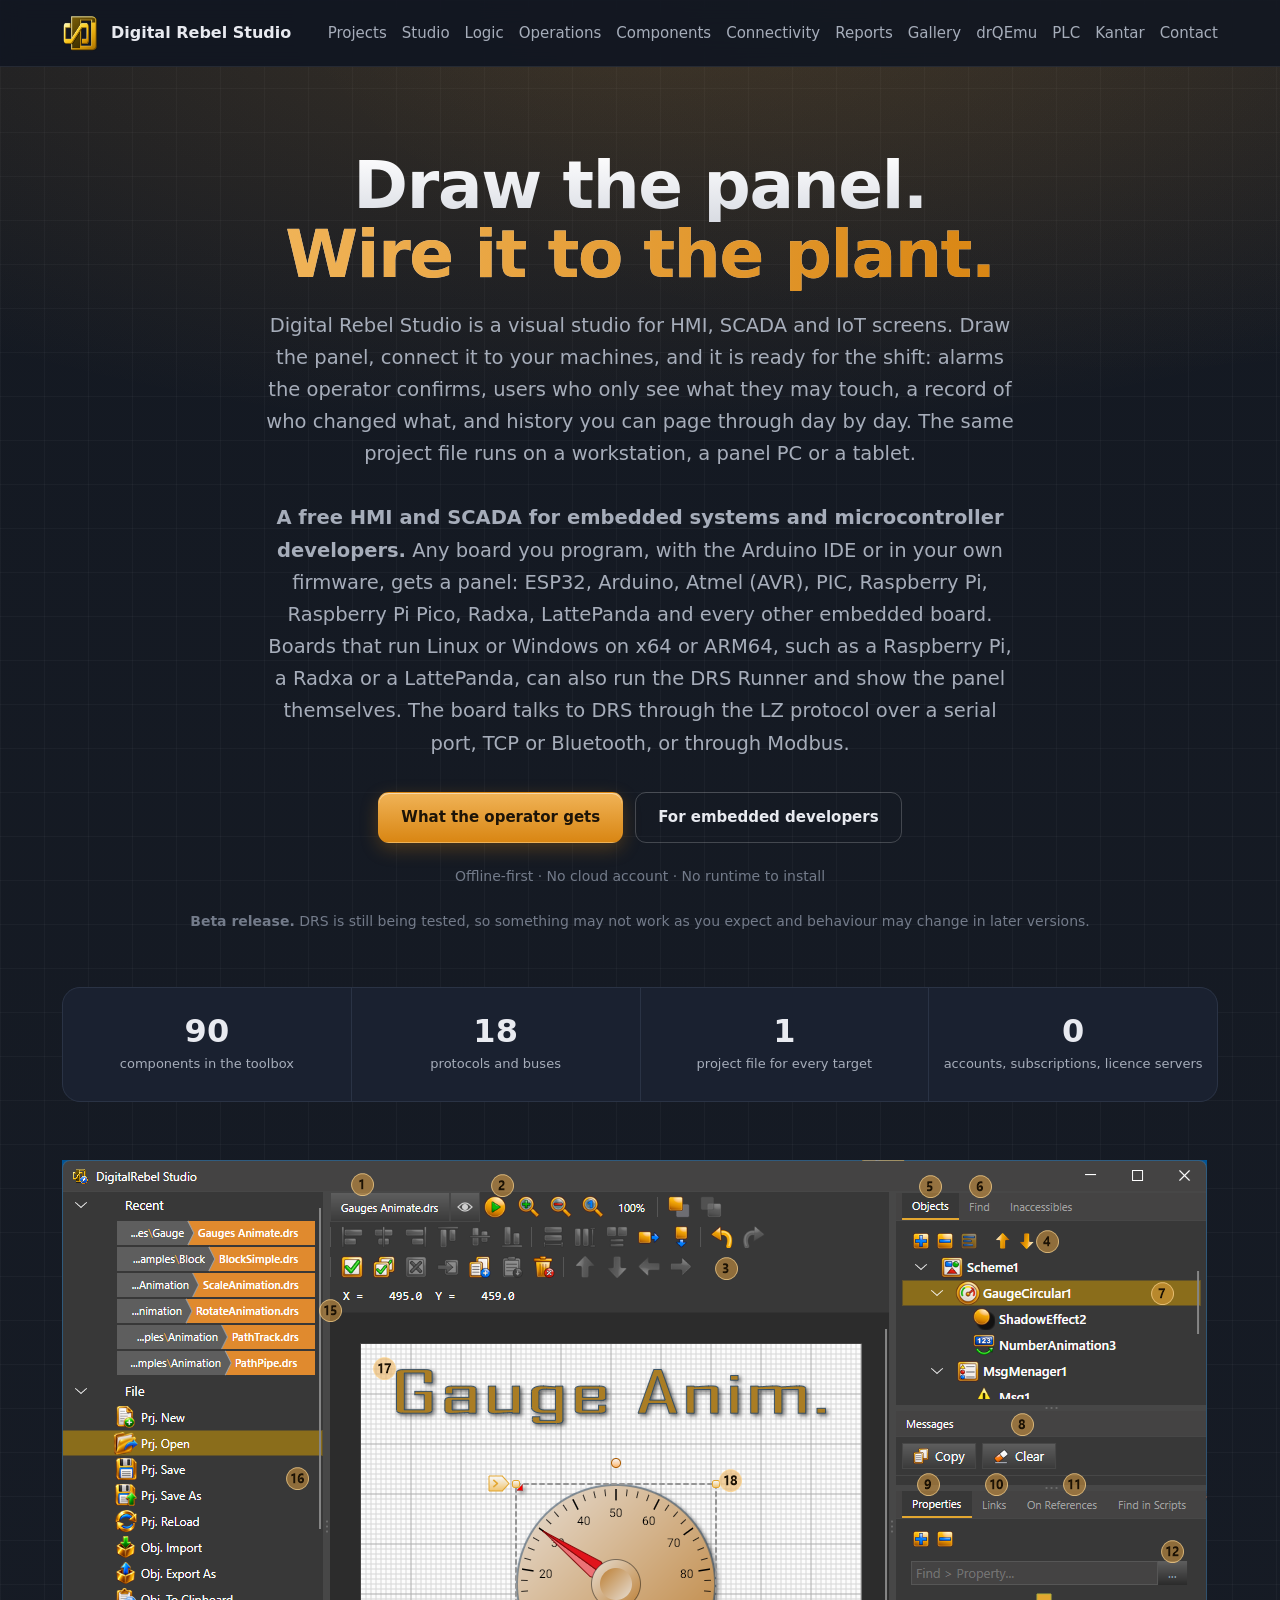
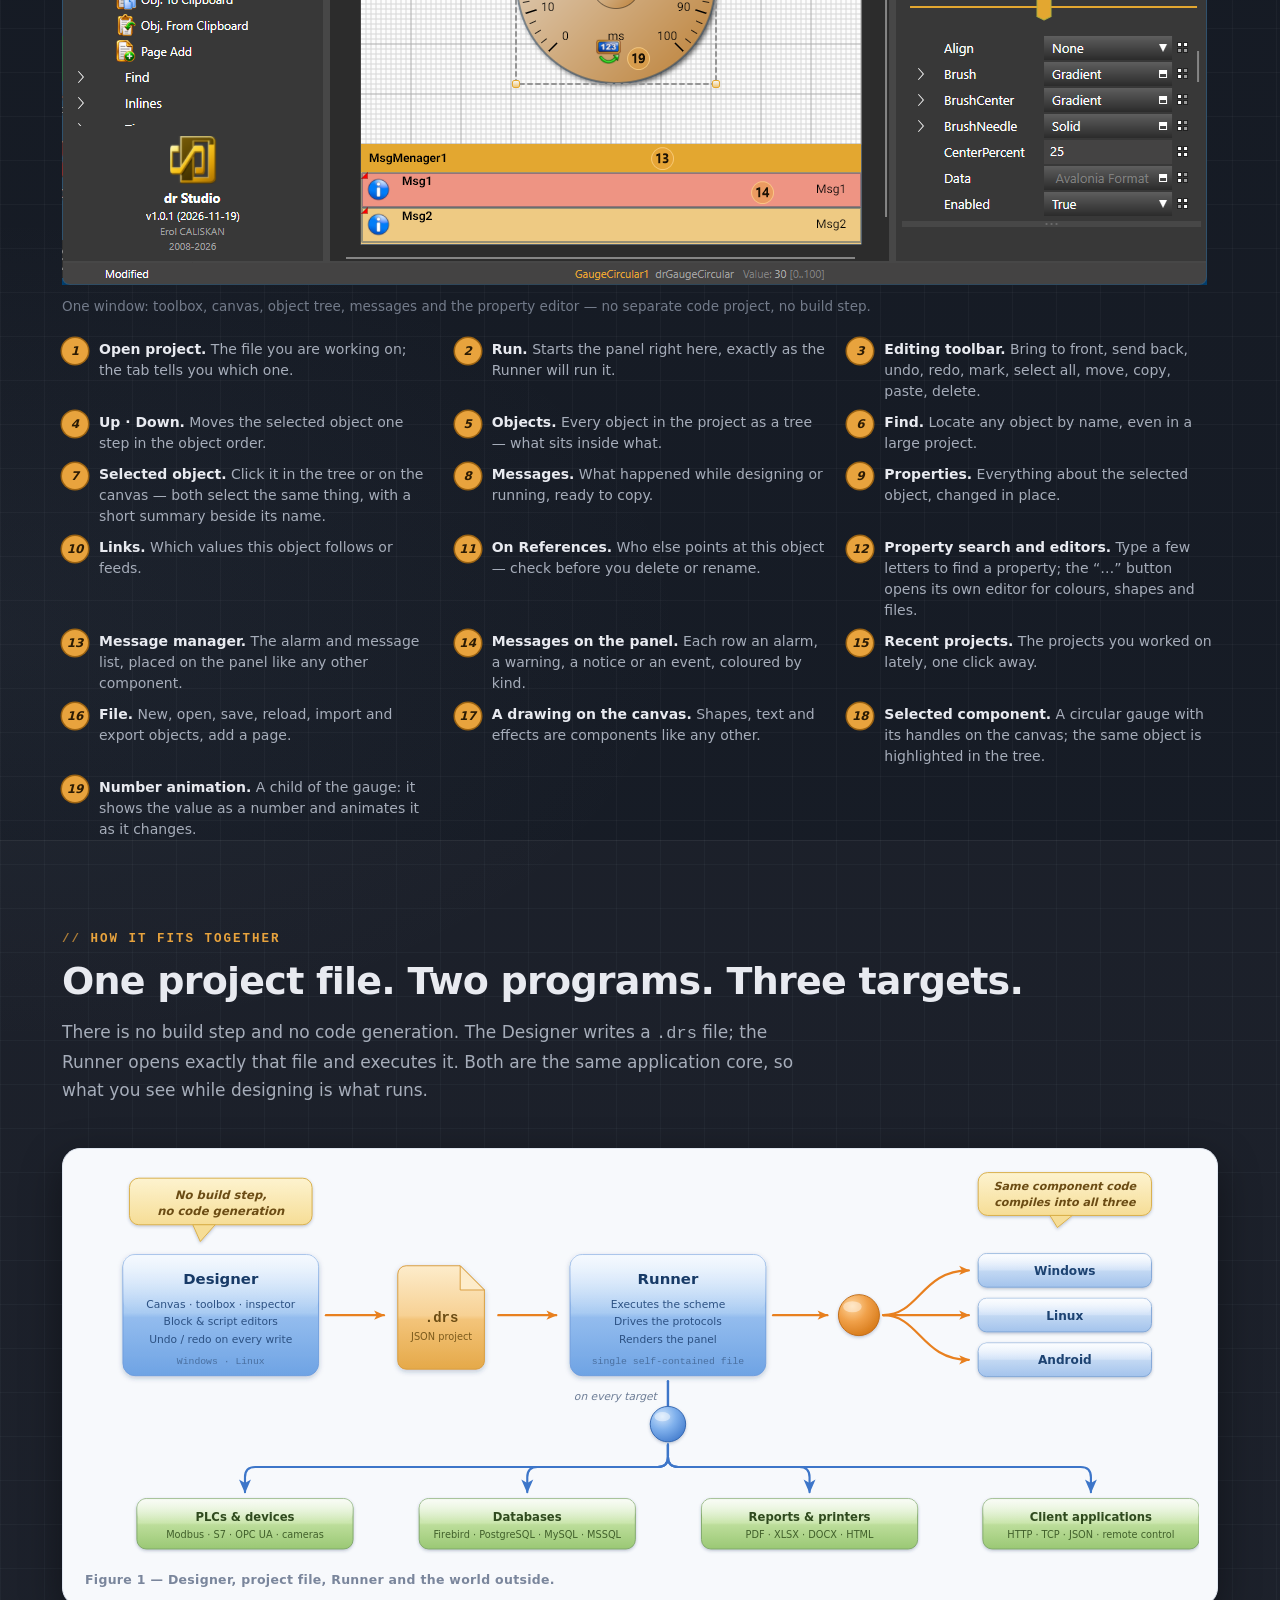
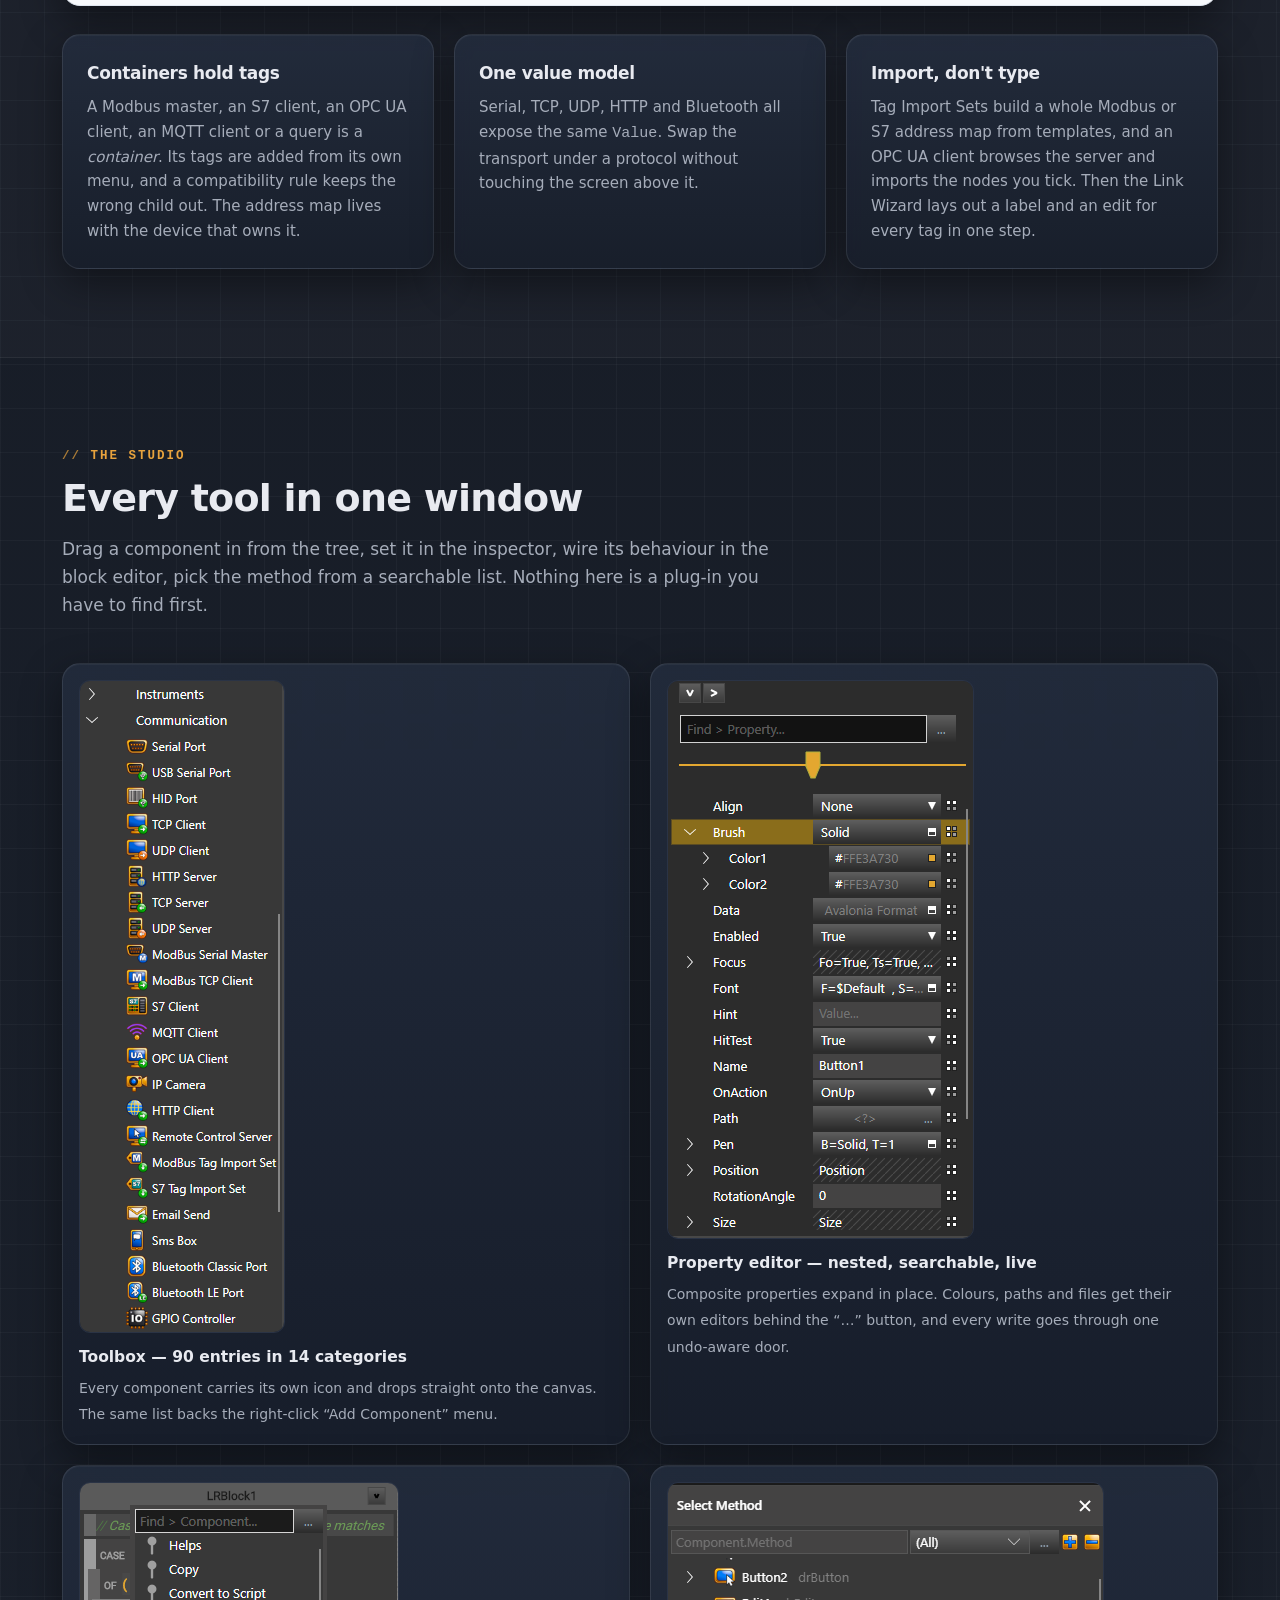
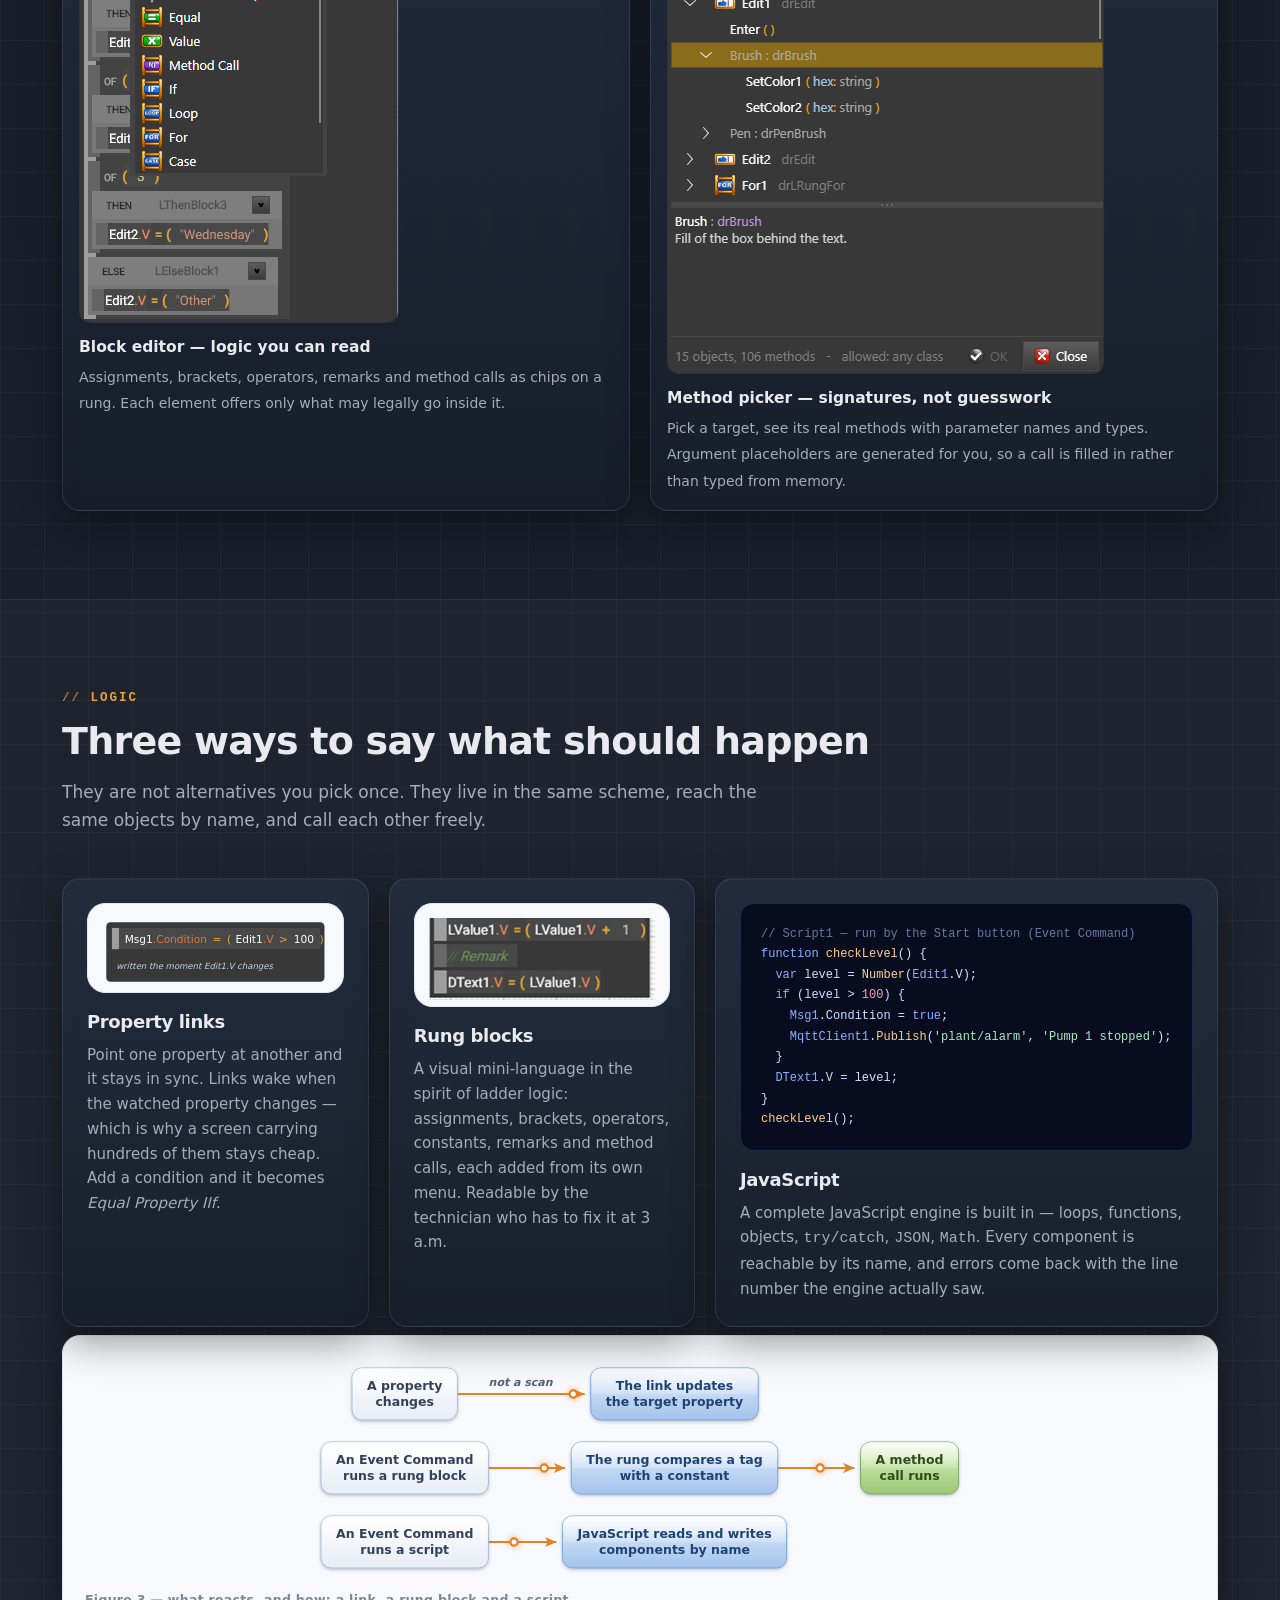
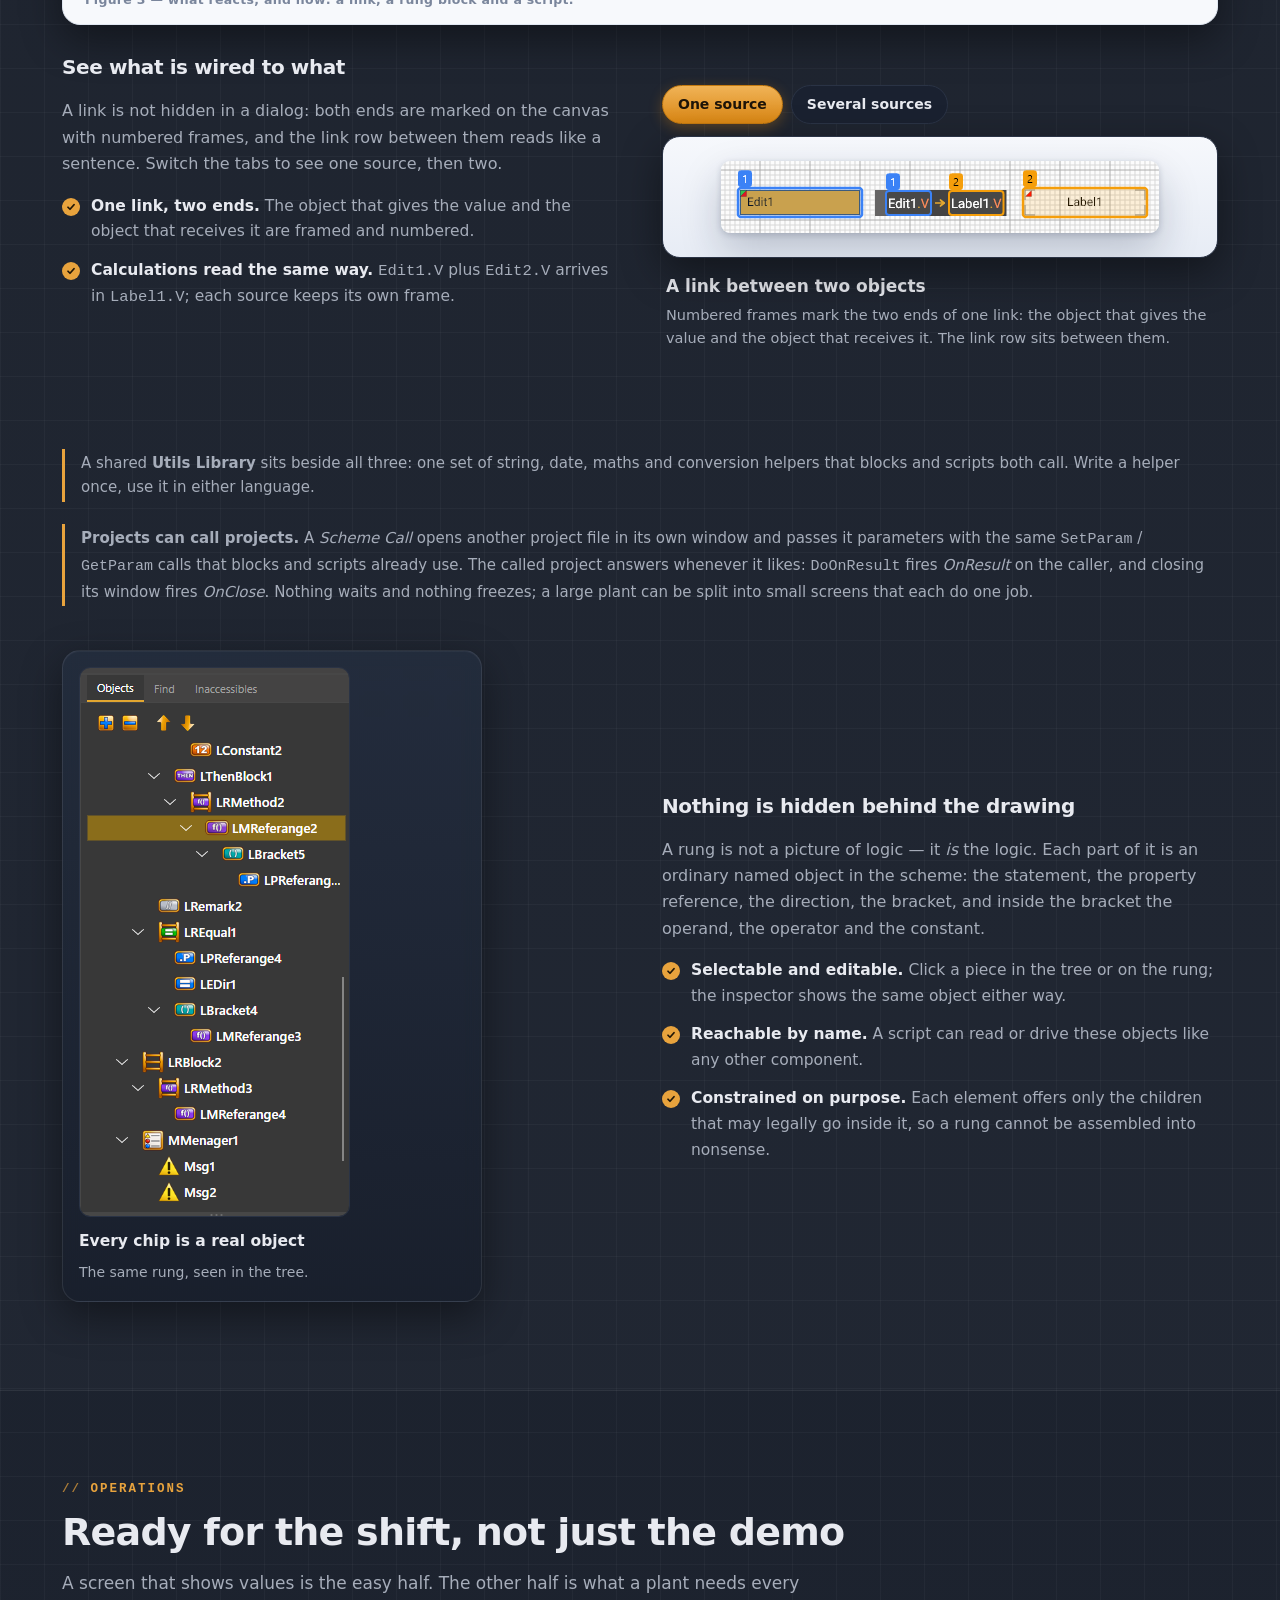
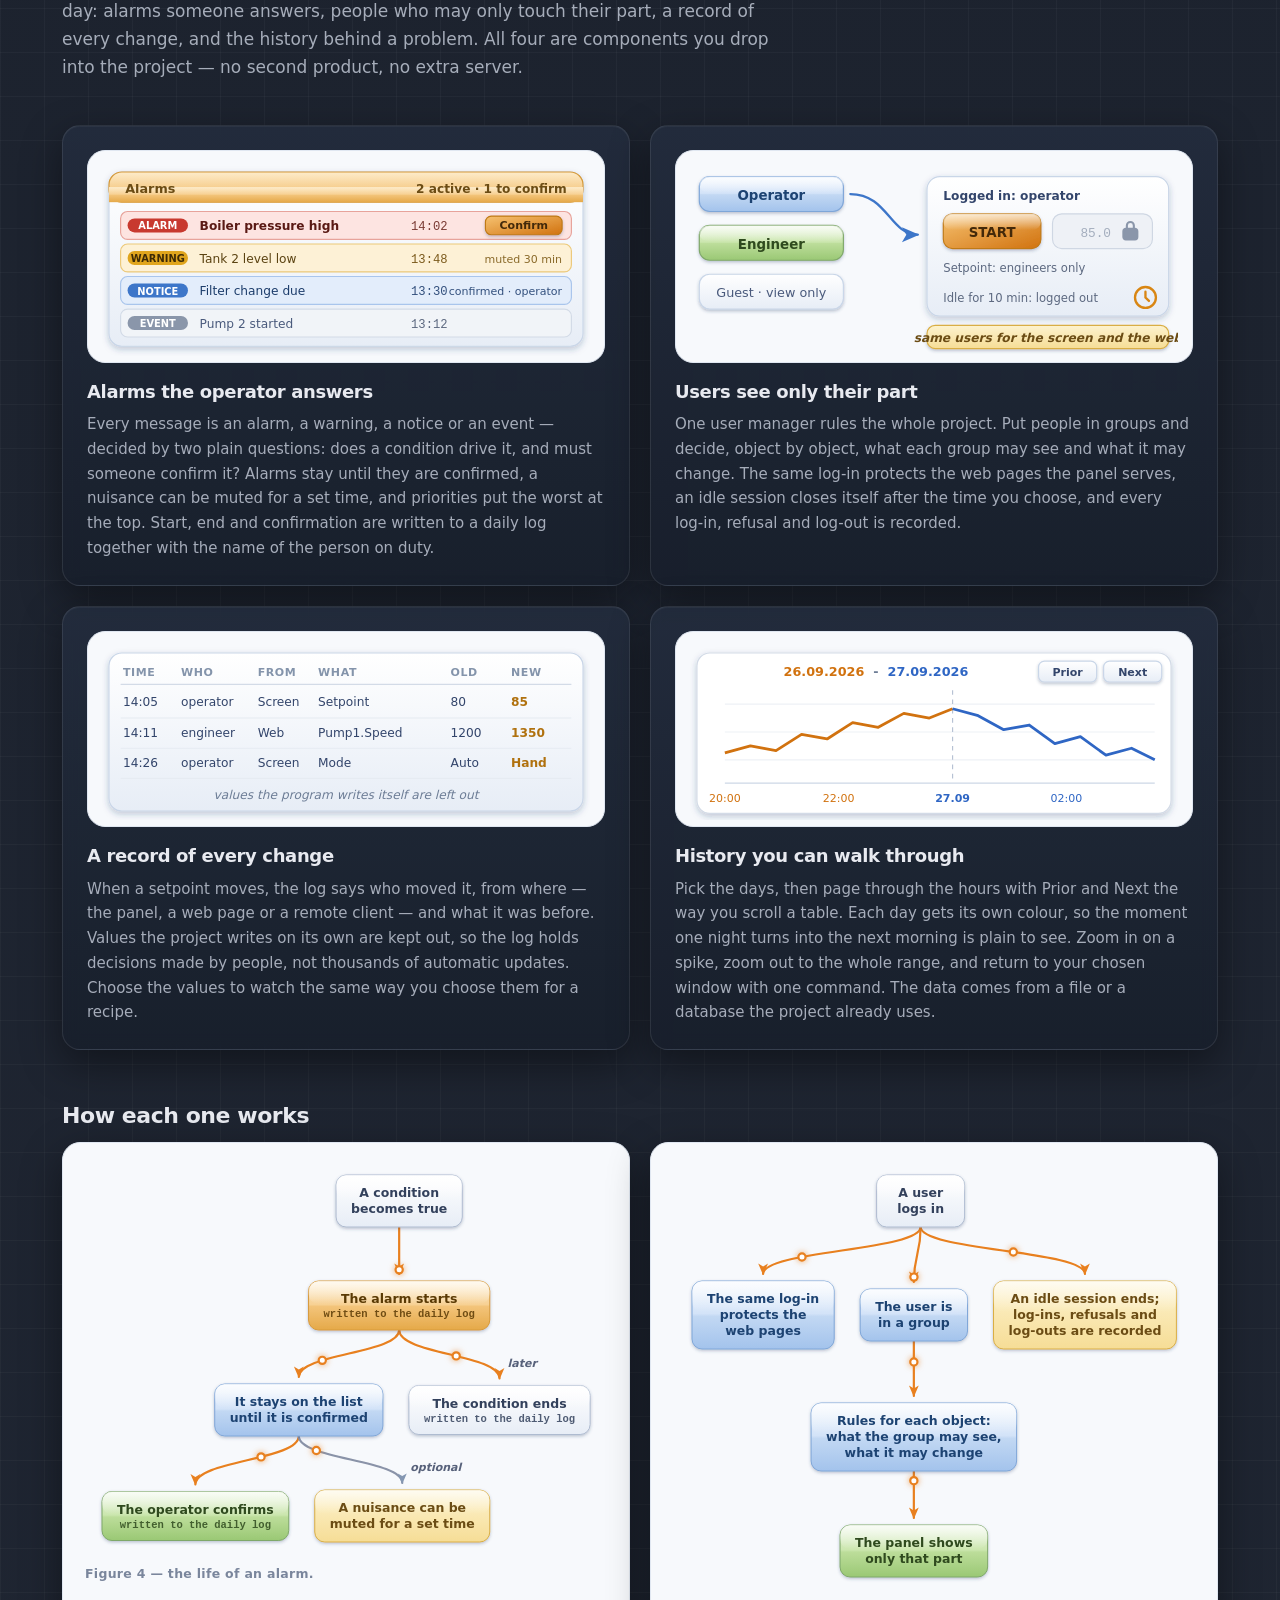
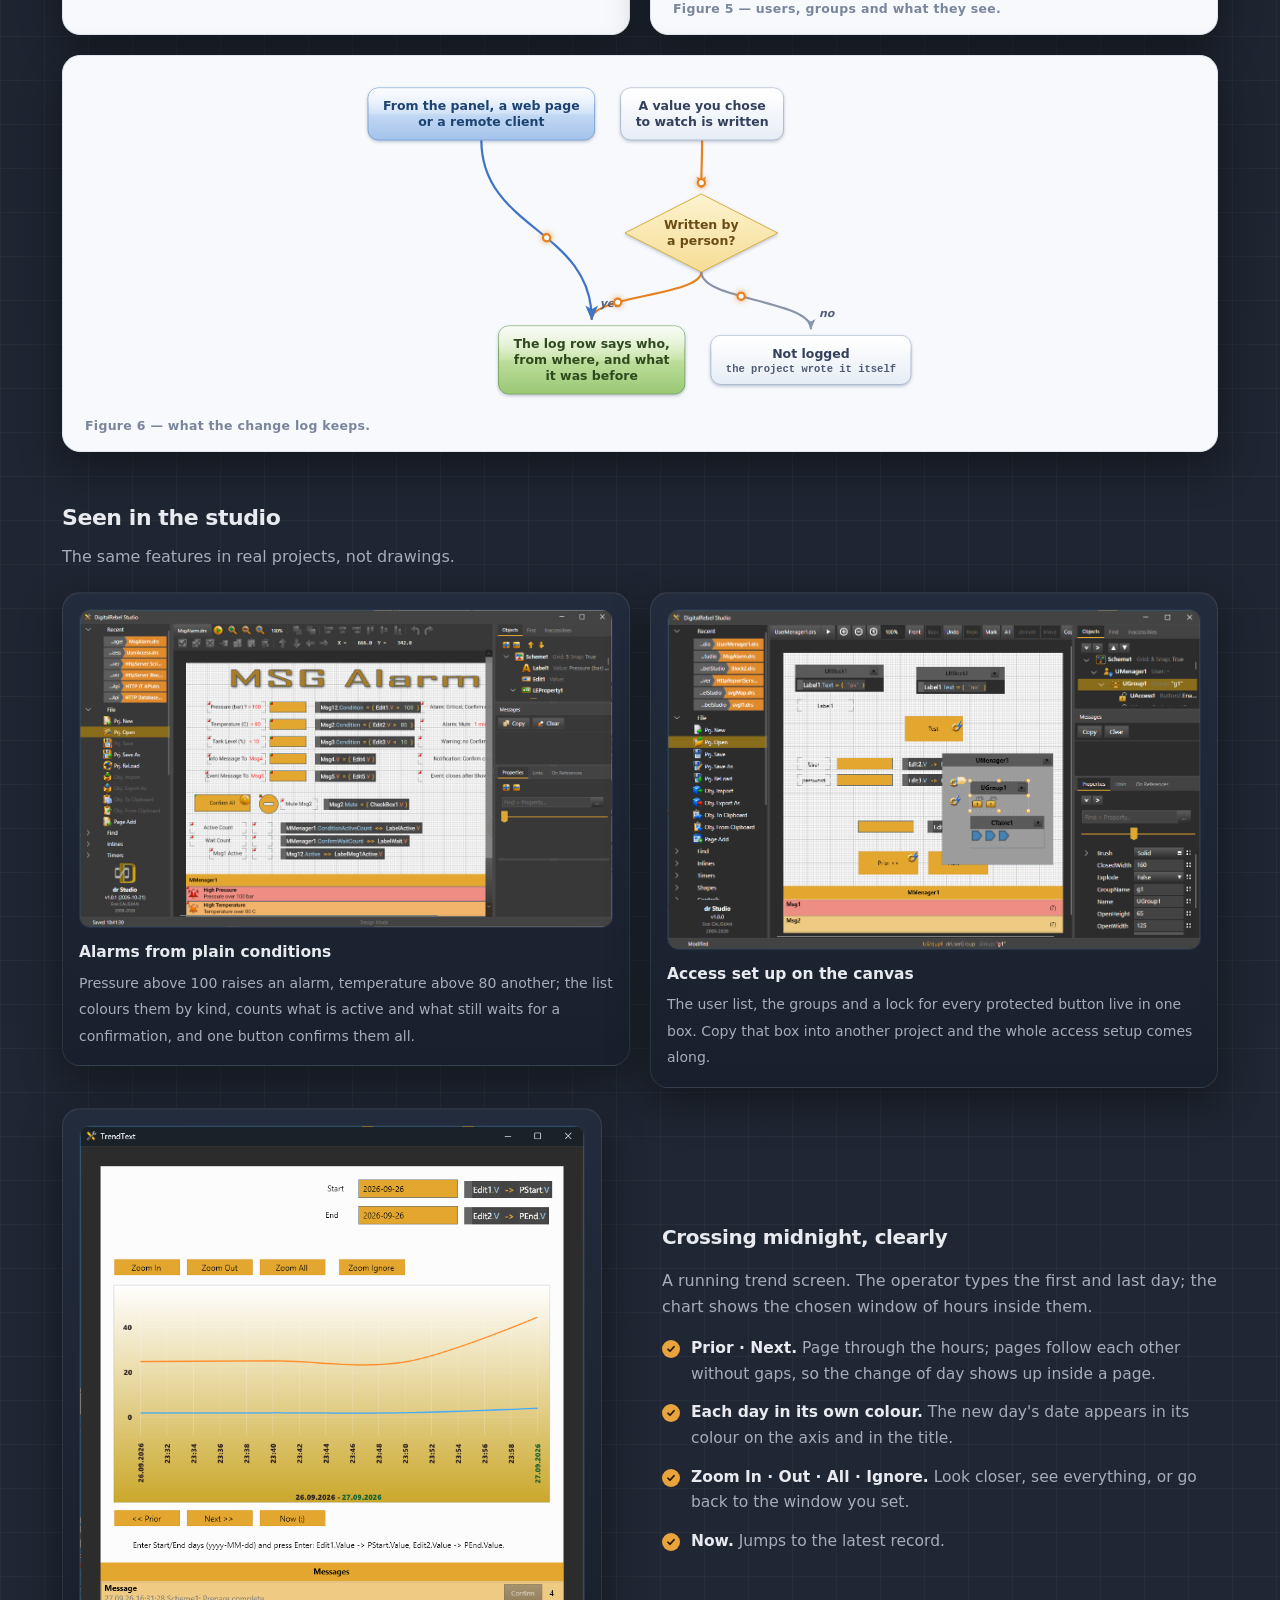
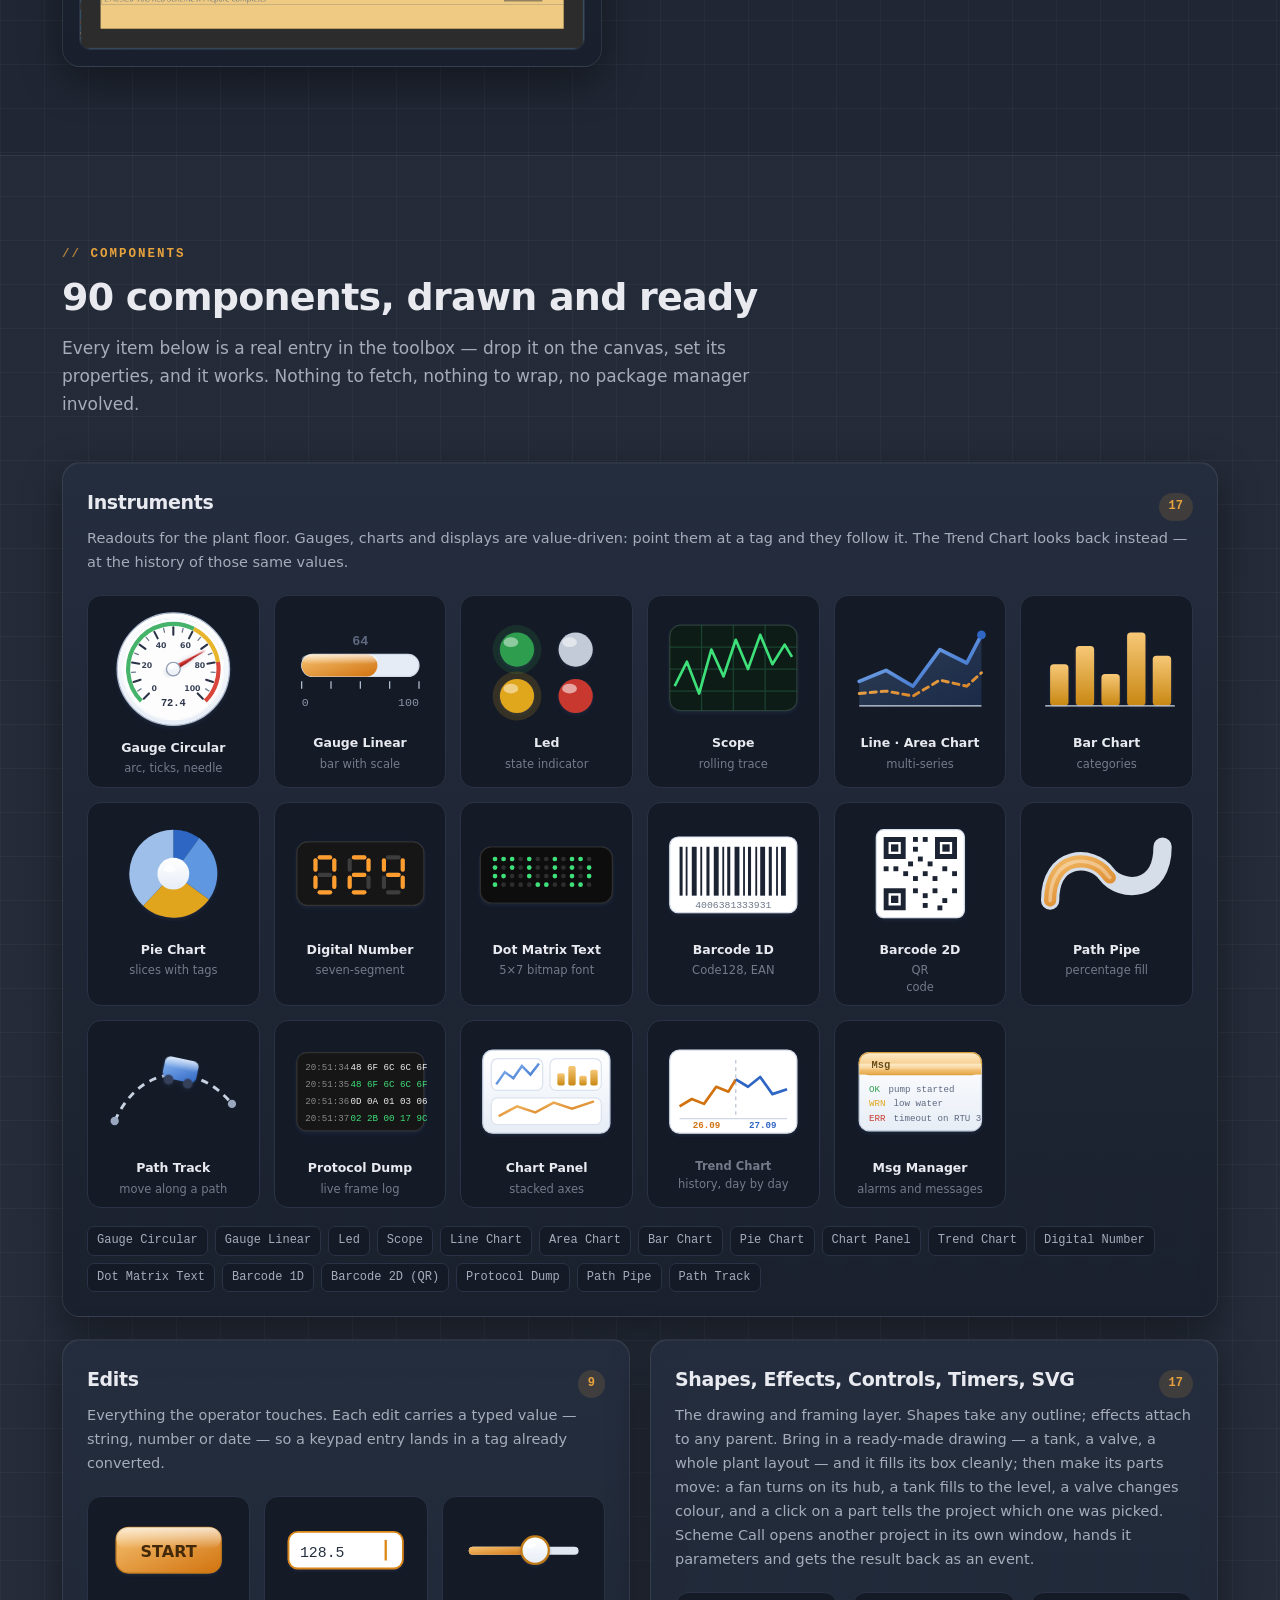
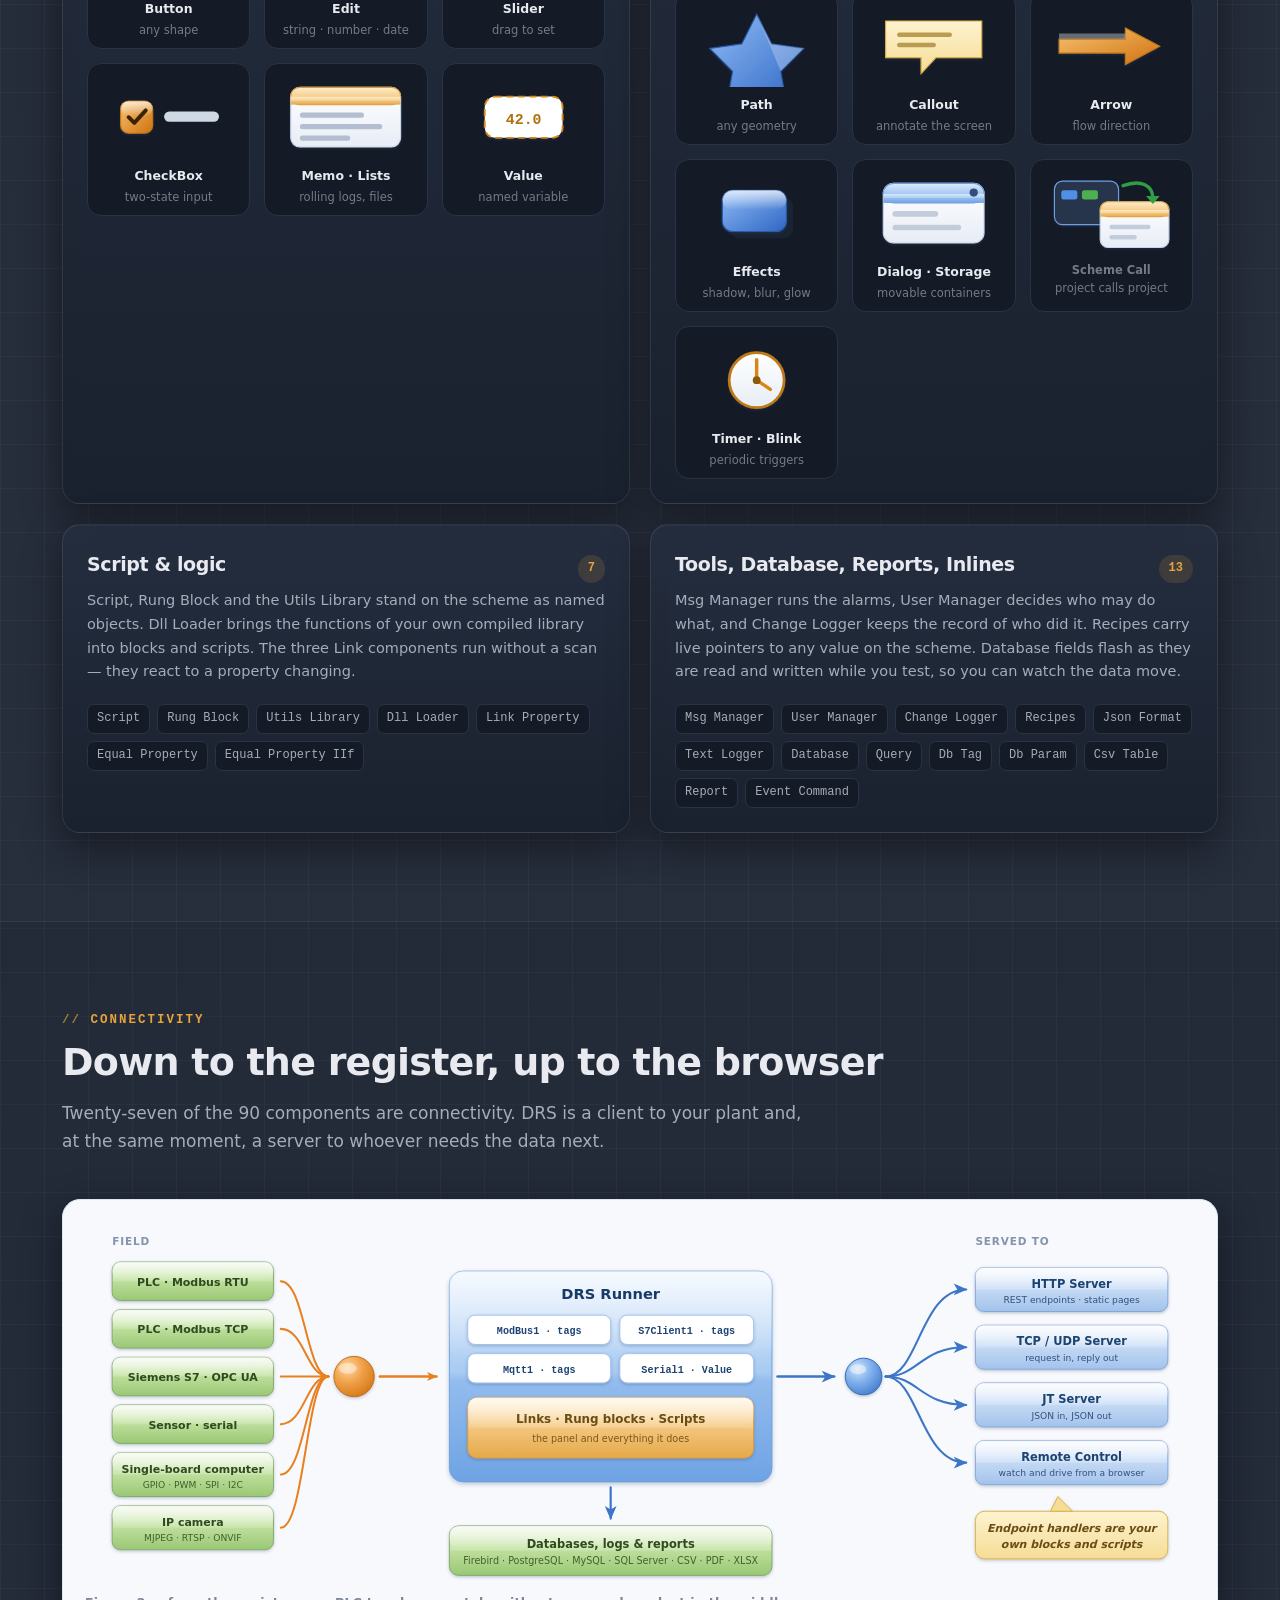
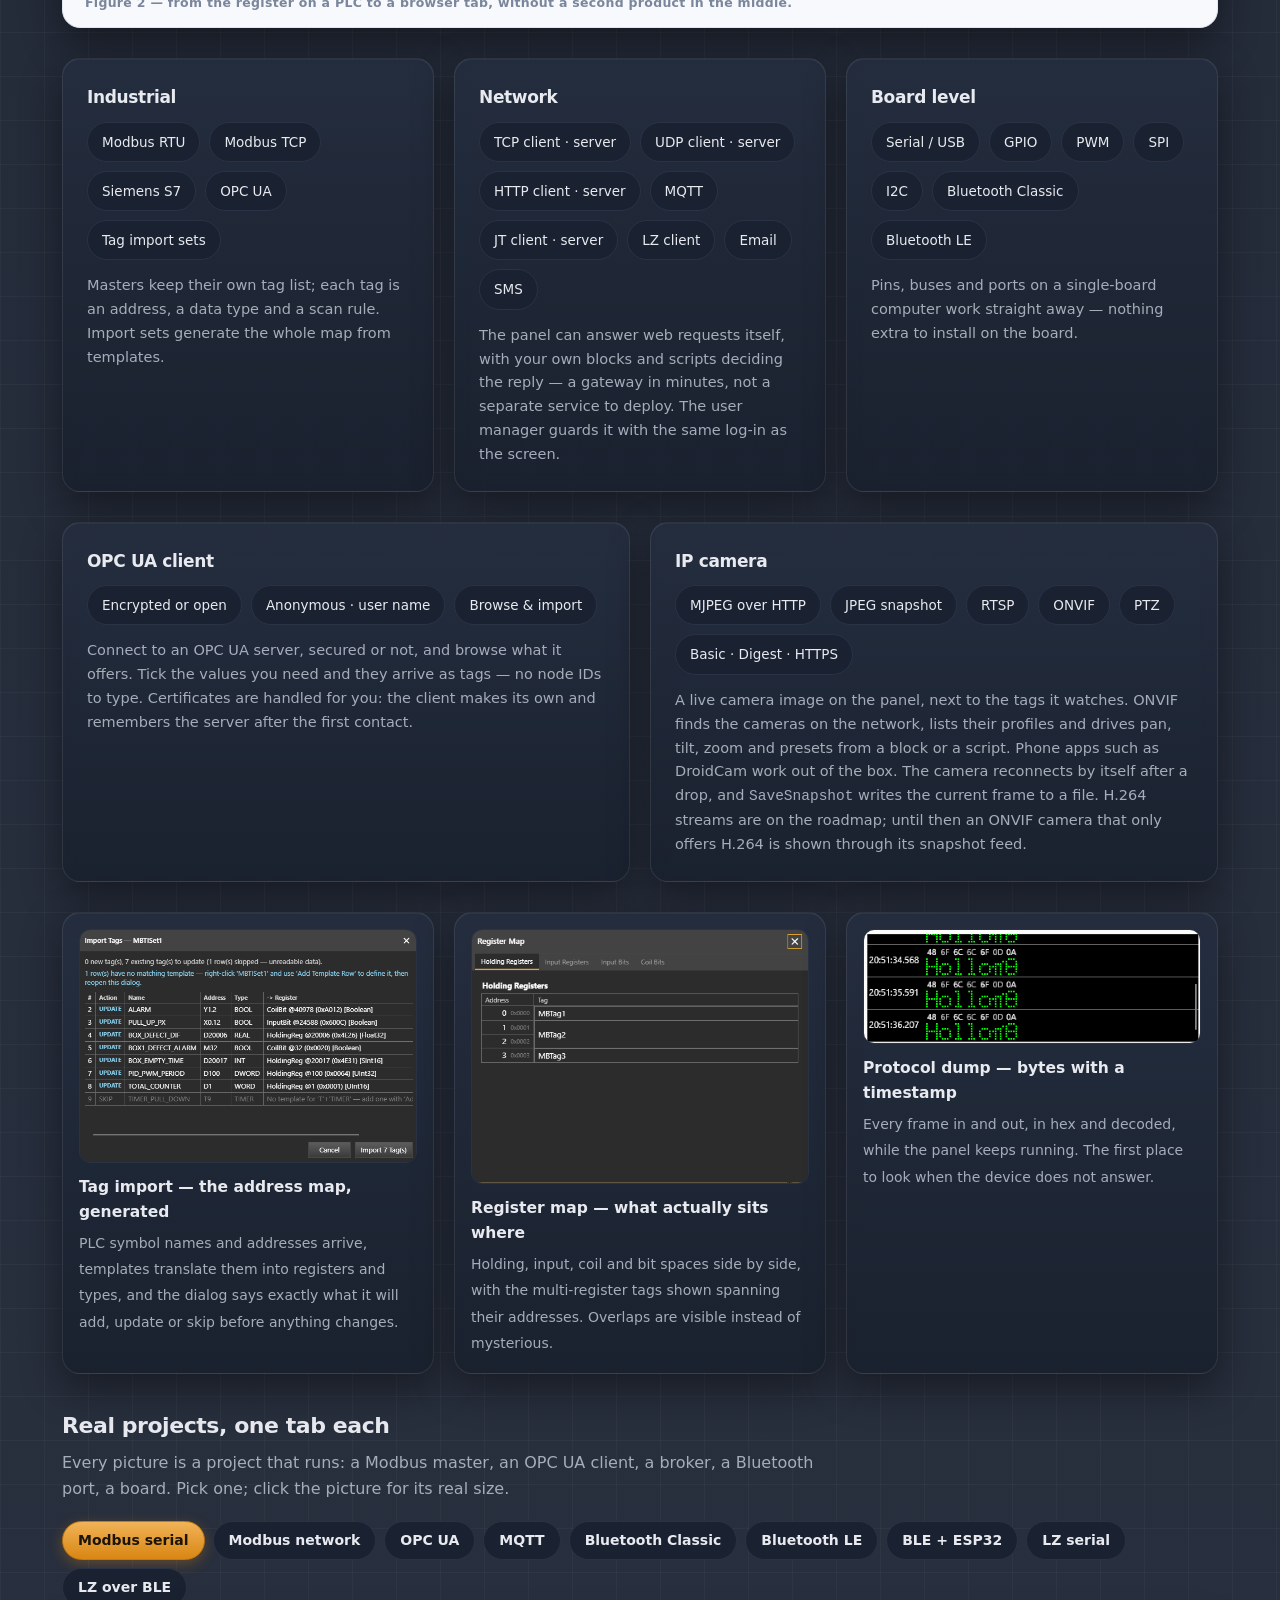
<file: DRS.html>
<!DOCTYPE html>
<html lang="en">
<head>
<meta charset="utf-8">
<meta name="viewport" content="width=device-width, initial-scale=1">
<title>DRS · Free HMI and SCADA for embedded developers: ESP32, Arduino, PIC, Raspberry Pi, Radxa, LattePanda · Digital Rebel Studio</title>
<link rel="canonical" href="https://erolmicset.github.io/DRS.html">
<meta name="description" content="DRS is a free HMI and SCADA studio for embedded systems and microcontroller developers: connect ESP32, Arduino, Atmel AVR, PIC, Raspberry Pi, Raspberry Pi Pico, Radxa, LattePanda and other embedded boards over serial, TCP, Bluetooth or Modbus. Build test interfaces, set parameters, watch values live, run home automation over MQTT, log all your boards to a database over REST, print reports, serve data to an ERP and write your own functions in a DLL. A visual studio for HMI, SCADA and IoT panels: 90 drag-and-drop components, alarms, users and access control, a change log, history trends, reports and live connections to PLCs, cameras and databases. Design on desktop, run on Windows, Linux and Android.">
<meta property="og:site_name" content="Digital Rebel Studio">
<meta property="og:type" content="website">
<meta property="og:title" content="DRS · Free HMI and SCADA for embedded developers: ESP32, Arduino, PIC, Raspberry Pi, Radxa, LattePanda · Digital Rebel Studio">
<meta property="og:description" content="A free visual studio for HMI, SCADA and IoT panels. Draw the panel, link it to your boards over serial, TCP, Bluetooth, MQTT or Modbus, and run it on Windows, Linux or Android.">
<meta property="og:url" content="https://erolmicset.github.io/DRS.html">
<meta property="og:image" content="https://erolmicset.github.io/images/drs/ide-overview1.png">
<meta name="twitter:card" content="summary_large_image">
<meta name="twitter:title" content="DRS · Free HMI and SCADA for embedded developers: ESP32, Arduino, PIC, Raspberry Pi, Radxa, LattePanda · Digital Rebel Studio">
<meta name="twitter:description" content="A free visual studio for HMI, SCADA and IoT panels. Draw the panel, link it to your boards over serial, TCP, Bluetooth, MQTT or Modbus, and run it on Windows, Linux or Android.">
<meta name="twitter:image" content="https://erolmicset.github.io/images/drs/ide-overview1.png">
<script type="application/ld+json">{"@context":"https://schema.org","@type":"SoftwareApplication","name":"DRS (Digital Rebel Studio)","applicationCategory":"DeveloperApplication","operatingSystem":"Windows, Linux, Android","description":"A free visual studio for HMI, SCADA and IoT panels for ESP32, Arduino, AVR, PIC and Raspberry Pi boards.","url":"https://erolmicset.github.io/DRS.html","image":"https://erolmicset.github.io/images/drs/ide-overview1.png","offers":{"@type":"Offer","price":"0","priceCurrency":"USD"},"author":{"@type":"Organization","name":"Digital Rebel Studio","url":"https://erolmicset.github.io/"}}</script>
<meta name="theme-color" content="#0f1626">
<script>document.documentElement.classList.add('js')</script>
<link rel="icon" type="image/png" href="images/drs-favicon.png">
<style>
/* ═══ tokens ══════════════════════════════════════════════════════════ */
:root{
  --bg:#ffffff; --bg-alt:#f4f7fc; --card:#ffffff; --panel:#f8fafc;
  --text:#0d1424; --muted:#57617a; --faint:#8a93a8;
  --line:#e2e8f2;
  --accent:#2563eb; --accent-2:#7c3aed; --amber:#d98613; --accent-ink:#ffffff;
  --ok:#16a34a; --warn:#ea8a0b;
  --shadow:0 1px 2px rgba(13,20,36,.05),0 10px 28px rgba(13,20,36,.07);  --mono:ui-monospace,SFMono-Regular,Menlo,Consolas,"Liberation Mono",monospace;
}
@media (prefers-color-scheme:dark){
  :root{
    --bg:#0a1020; --bg-alt:#0d1428; --card:#121b33; --panel:#0e1730;
    --text:#e9edf6; --muted:#9aa5bd; --faint:#6e7891;
    --line:#1f2b4a;
    --accent:#5b8cff; --accent-2:#a78bfa; --amber:#e8a33d; --accent-ink:#06101f;
    --ok:#34d399; --warn:#fbbf24;
    --shadow:0 1px 2px rgba(0,0,0,.4),0 10px 28px rgba(0,0,0,.35);  }
}
*{box-sizing:border-box}
html{scroll-behavior:smooth}
@media (prefers-reduced-motion:reduce){html{scroll-behavior:auto}*{animation:none!important;transition:none!important}}
body{margin:0;background:var(--bg);color:var(--text);
  font:16px/1.65 system-ui,-apple-system,"Segoe UI",Roboto,Helvetica,Arial,sans-serif;-webkit-font-smoothing:antialiased}
a{color:var(--accent);text-decoration:none}
a:hover{text-decoration:underline}
:focus-visible{outline:2px solid var(--accent);outline-offset:3px;border-radius:6px}
h1,h2,h3{letter-spacing:-.02em}
img{max-width:100%;height:auto;display:block}
.wrap{max-width:1200px;margin:0 auto;padding:0 22px}
.skip{position:absolute;left:-9999px;background:var(--accent);color:var(--accent-ink);padding:10px 16px;border-radius:0 0 10px 0;z-index:60}
.skip:focus{left:0;top:0}

/* ═══ development notice ══════════════════════════════════════════════ */
.devbar{background:linear-gradient(180deg,#f8dda6,#eab850);color:#3d2a06;
  font-size:13.5px;font-weight:600;text-align:center;padding:10px 20px;border-bottom:1px solid #d8a93f}
.devbar b{display:inline-block;background:#3d2a06;color:#f8dda6;font-size:10.5px;font-weight:800;
  letter-spacing:1.1px;text-transform:uppercase;padding:3px 10px;border-radius:999px;margin-right:10px;
  position:relative;top:-1px}
.devnote{border:1px solid color-mix(in srgb,var(--amber) 45%,var(--line));
  background:color-mix(in srgb,var(--amber) 9%,transparent);border-radius:14px;
  padding:18px 22px;margin:0 auto 28px;max-width:720px;color:var(--muted);font-size:15px}
.devnote strong{color:var(--text)}

/* ═══ nav ═════════════════════════════════════════════════════════════ */
header.nav{position:sticky;top:0;z-index:30;background:color-mix(in srgb,var(--bg) 84%,transparent);
  backdrop-filter:blur(12px);border-bottom:1px solid var(--line)}
.nav .wrap{display:flex;align-items:center;justify-content:space-between;gap:18px;height:66px}
.brand{display:flex;align-items:center;gap:11px;font-weight:700;color:var(--text);white-space:nowrap}
.brand:hover{text-decoration:none}
.logo{width:38px;height:38px;object-fit:contain;flex:0 0 auto}
.nav nav{display:flex;gap:15px;align-items:center;overflow-x:auto;scrollbar-width:none}
.nav nav::-webkit-scrollbar{display:none}
.nav nav a{color:var(--muted);font-size:15px;white-space:nowrap}
.nav nav a:hover{color:var(--text);text-decoration:none}

.btn{display:inline-block;padding:12px 22px;border-radius:11px;font-weight:600;font-size:15px;border:1px solid transparent}
.btn:hover{text-decoration:none}
.btn.primary{background:linear-gradient(180deg,#f0b357,#d98613);color:#1d1408;
  box-shadow:inset 0 1px 0 rgba(255,255,255,.5),0 6px 18px rgba(217,134,19,.28)}
.btn.primary:hover{filter:brightness(1.06)}
.btn.ghost{border-color:var(--line);color:var(--text);background:var(--card)}
.btn.ghost:hover{border-color:var(--amber)}

/* ═══ layout ══════════════════════════════════════════════════════════ */
section{padding:88px 0}
section.alt{background:var(--bg-alt);border-block:1px solid var(--line)}
.eyebrow{font-size:12.5px;font-weight:700;letter-spacing:1.5px;text-transform:uppercase;color:var(--amber);margin:0 0 10px}
h2{font-size:clamp(27px,3.6vw,38px);line-height:1.18;margin:0 0 14px}
.sub{color:var(--muted);max-width:740px;margin:0 0 44px;font-size:17px}
.card{background:var(--card);border:1px solid var(--line);border-radius:18px;padding:24px;box-shadow:var(--shadow)}
.grid{display:grid;gap:20px}
.g2{grid-template-columns:repeat(2,1fr)}
.g3{grid-template-columns:repeat(3,1fr)}
.g4{grid-template-columns:repeat(4,1fr)}
@media(max-width:1000px){.g3,.g4{grid-template-columns:repeat(2,1fr)}}
@media(max-width:700px){.g2,.g3,.g4{grid-template-columns:1fr}}

/* ═══ hero ════════════════════════════════════════════════════════════ */
.hero{padding:84px 0 0;text-align:center;
  background:radial-gradient(1100px 440px at 50% -70px,color-mix(in srgb,var(--amber) 18%,transparent),transparent)}
.pill{display:inline-block;font-size:13px;font-weight:600;color:var(--amber);
  border:1px solid color-mix(in srgb,var(--amber) 38%,var(--line));
  background:color-mix(in srgb,var(--amber) 9%,transparent);padding:6px 14px;border-radius:999px;margin-bottom:24px}
h1{font-size:clamp(38px,6.2vw,66px);line-height:1.05;margin:0 0 20px}
h1 em{font-style:normal;background:linear-gradient(90deg,#f0b357,#d98613);
  -webkit-background-clip:text;background-clip:text;color:transparent}
.lead{max-width:760px;margin:0 auto 32px;font-size:19.5px;color:var(--muted)}
.cta{display:flex;gap:12px;justify-content:center;flex-wrap:wrap}
.meta{margin-top:22px;font-size:14px;color:var(--faint)}
.stats{display:grid;grid-template-columns:repeat(4,1fr);gap:1px;background:var(--line);
  border:1px solid var(--line);border-radius:18px;overflow:hidden;margin-top:54px;text-align:center}
.stats div{background:var(--card);padding:24px 14px}
.stats b{display:block;font-size:clamp(24px,3vw,32px);line-height:1.2}
.stats span{font-size:13px;color:var(--muted)}
@media(max-width:700px){.stats{grid-template-columns:repeat(2,1fr)}}

/* ═══ screenshot frame ════════════════════════════════════════════════ */
.overview{margin:58px auto 0;max-width:1180px}
.shotcap{font-size:13.5px;color:var(--faint);margin:10px 2px 0;text-align:left}
.legend{max-width:1180px;margin:22px auto 0;padding:0;list-style:none;text-align:left;
  display:grid;gap:10px 22px;grid-template-columns:repeat(3,1fr)}
@media(max-width:1000px){.legend{grid-template-columns:repeat(2,1fr)}}
@media(max-width:700px){.legend{grid-template-columns:1fr}}
.legend li{display:flex;gap:11px;align-items:flex-start;font-size:14px;color:var(--muted);line-height:1.5}
.legend li b{flex:0 0 26px;height:26px;border-radius:50%;display:grid;place-items:center;
  background:#e8a33d;color:#2b1b04;box-shadow:0 0 0 1.5px #9a6212;font-size:12px;font-weight:700;font-style:italic;margin-top:-1px}
.legend li strong{color:var(--text);font-weight:600}
.peek{display:block;color:var(--text);background:var(--card);border:1px solid var(--line);border-radius:16px;
  overflow:hidden;box-shadow:var(--shadow)}
.peek:hover{text-decoration:none;border-color:var(--amber)}
.peek .ph{background:#1b1b1b;aspect-ratio:16/10}
.peek .ph img{width:100%;height:100%;object-fit:contain}
.peek span{display:block;padding:12px 14px;font-size:14.5px;font-weight:600}
.peek span small{display:block;font-weight:500;color:var(--muted);font-size:13px}
figure{margin:0}
figure.card{padding:16px}
figure.card img{border-radius:11px;border:1px solid var(--line)}
figure.card figcaption{margin-top:12px}
figure.card figcaption b{display:block;font-size:15.5px;margin-bottom:4px}
figure.card figcaption span{font-size:14px;color:var(--muted)}

/* ═══ schema plate ════════════════════════════════════════════════════ */
.plate{background:#f7f9fc;border:1px solid #e0e7f1;border-radius:18px;padding:18px 18px 10px;
  box-shadow:var(--shadow)}
.plate svg{display:block;width:100%;height:auto}
.plate .pcap{font-size:12.5px;color:#7a869c;margin:8px 4px 4px;font-weight:600;letter-spacing:.3px}
.plate text{font-family:system-ui,-apple-system,"Segoe UI",Roboto,sans-serif}
.plate .ti{font-style:italic}
.plate .tm{font-family:var(--mono)}

/* ═══ tiles ═══════════════════════════════════════════════════════════ */
.galhead{display:flex;align-items:baseline;justify-content:space-between;gap:14px;margin:0 0 6px}
.galhead h3{margin:0;font-size:19px}
.galhead .n{font-family:var(--mono);font-size:12px;font-weight:700;color:var(--amber);
  background:color-mix(in srgb,var(--amber) 14%,transparent);padding:4px 10px;border-radius:999px;flex:0 0 auto}
.galdesc{color:var(--muted);font-size:14.5px;margin:0 0 20px}
.tiles{display:grid;gap:14px;grid-template-columns:repeat(auto-fill,minmax(152px,1fr))}
.tile{border:1px solid var(--line);border-radius:14px;background:var(--panel);padding:12px 12px 10px;text-align:center}
.tile svg{display:block;width:100%;height:auto;margin-bottom:8px}
.tile b{display:block;font-size:12.5px}
.tile span{display:block;font-size:11.5px;color:var(--faint);line-height:1.4;margin-top:2px}
.names{display:flex;flex-wrap:wrap;gap:7px;margin:18px 0 0;padding:0}
.names li{list-style:none;font-family:var(--mono);font-size:12px;color:var(--muted);
  border:1px solid var(--line);border-radius:7px;padding:4px 9px;background:var(--panel)}

/* ═══ misc ════════════════════════════════════════════════════════════ */
.split{display:grid;gap:44px;grid-template-columns:1fr 1fr;align-items:center}
@media(max-width:1000px){.split{grid-template-columns:1fr;gap:32px}}
.checks{list-style:none;padding:0;margin:0;display:grid;gap:13px}
.checks li{display:flex;gap:11px;color:var(--muted);font-size:15.5px}
.checks li::before{content:"";flex:0 0 18px;height:18px;margin-top:4px;border-radius:50%;
  background:var(--amber) url("data:image/svg+xml,%3Csvg xmlns='http://www.w3.org/2000/svg' viewBox='0 0 24 24' fill='none' stroke='%23201607' stroke-width='3.5' stroke-linecap='round' stroke-linejoin='round'%3E%3Cpath d='M6 12.5l4 4 8-9'/%3E%3C/svg%3E") center/12px no-repeat}
.checks b{color:var(--text)}
.code{background:#070d1f;color:#d7e0ff;border-radius:14px;padding:20px;border:1px solid #1c2748;
  font:13px/1.75 var(--mono);overflow-x:auto;white-space:pre}
.code .c{color:#6b789f}.code .k{color:#8fb0ff}.code .s{color:#a7ecc0}.code .f{color:#ffd08a}.code .o{color:#ff9ec4}
.caplabel{font-size:12px;font-weight:700;letter-spacing:1.2px;text-transform:uppercase;color:var(--faint);margin:0 0 10px}
.chips{display:flex;flex-wrap:wrap;gap:9px;padding:0;margin:0}
.chips li{list-style:none;padding:8px 14px;border:1px solid var(--line);border-radius:999px;
  background:var(--card);font-size:13.5px;font-weight:500}
.note{border-left:3px solid var(--amber);padding:2px 0 2px 16px;color:var(--muted);font-size:15px;margin:22px 0 0}
.plat .card{text-align:center}
.plat .tag{display:inline-block;margin-top:10px;font-family:var(--mono);font-size:11.5px;font-weight:600;
  color:var(--muted);border:1px solid var(--line);border-radius:999px;padding:4px 11px}
.step b{display:block;color:var(--amber);font-family:var(--mono);font-size:12px;letter-spacing:1.2px;margin-bottom:8px}
.contact{text-align:center}
.contact p{color:var(--muted);max-width:620px;margin:0 auto 28px}
footer{border-top:1px solid var(--line);padding:30px 0;color:var(--muted);font-size:14px}
footer .wrap{display:flex;justify-content:space-between;gap:16px;flex-wrap:wrap}
@media(max-width:900px){.hero{padding-top:60px}section{padding:64px 0}}
.flow{width:100%}
.flow svg{display:block;width:100%;height:auto}
.flowtext{margin:0;font-size:13.5px;color:#57617a}

/* ═══ showcase: tabbed real-size screenshots ══════════════════════════ */
.showcase{margin:34px 0 8px}
.showcase > h3{margin:0 0 6px;font-size:22px}
.showcase > p.lede{color:var(--muted);max-width:760px;margin:0 0 18px}
.sc-groups,.sc-tabs{display:none;flex-wrap:wrap;gap:8px;margin:0 0 12px;padding:0;list-style:none}
.js .sc-groups,.js .sc-tabs{display:flex}
.sc-groups{padding-bottom:12px;border-bottom:1px solid var(--line);margin-bottom:14px}
.sc-groups button,.sc-tabs button{font:inherit;font-size:14px;font-weight:600;cursor:pointer;padding:7px 15px;
  border-radius:999px;border:1px solid var(--line);background:var(--card);color:var(--text);
  transition:border-color .2s,transform .2s,box-shadow .2s}
.sc-groups button:hover,.sc-tabs button:hover{border-color:var(--amber);transform:translateY(-1px)}
.sc-groups button[aria-pressed="true"],.sc-tabs button[aria-selected="true"]{
  background:linear-gradient(180deg,#f0b357,#d98613);border-color:#c47a10;color:#1d1408;
  box-shadow:0 4px 14px rgba(217,134,19,.32)}
.sc-groups button span{color:var(--faint);font-weight:500;margin-left:6px}
.sc-groups button[aria-pressed="true"] span{color:#4a3208}
.sc-tabs[hidden]{display:none}
.sc-body{display:grid}
.sc-body .panel{grid-area:1/1;margin:0;min-width:0;transition:opacity .5s ease,transform .5s cubic-bezier(.2,.7,.2,1),visibility .5s}
.js .sc-body .panel[hidden]{display:block;visibility:hidden;opacity:0;transform:translateY(12px) scale(.985);pointer-events:none}
.no-js .sc-body .panel,.sc-body:not(.live) .panel{margin-bottom:26px}
.stage{position:relative;overflow:hidden;display:grid;place-items:center;padding:24px;cursor:zoom-in;
  border-radius:18px;border:1px solid #2a2d36;
  background:radial-gradient(900px 300px at 50% -60px,#2b2e38,transparent),linear-gradient(180deg,#1c1e24,#121317);
  box-shadow:var(--shadow),inset 0 1px 0 rgba(255,255,255,.06)}
.stage.light{background:linear-gradient(180deg,#f6f8fc,#e7ecf5);border-color:var(--line)}
.stage img{width:auto;max-width:100%;height:auto;border-radius:9px;
  box-shadow:0 26px 54px rgba(0,0,0,.55),0 3px 8px rgba(0,0,0,.45);
  transition:transform .6s cubic-bezier(.2,.7,.2,1),box-shadow .6s}
.stage.light img{box-shadow:0 18px 40px rgba(20,32,60,.22),0 2px 6px rgba(20,32,60,.18)}
.stage:hover img{transform:scale(1.012);box-shadow:0 34px 64px rgba(0,0,0,.6),0 4px 10px rgba(0,0,0,.5)}
.stage .real{position:absolute;right:12px;bottom:10px;font:600 11.5px/1 var(--mono);color:#d8deea;
  background:rgba(8,10,16,.62);border:1px solid rgba(255,255,255,.14);padding:5px 9px;border-radius:999px;
  opacity:0;transform:translateY(4px);transition:opacity .3s,transform .3s;pointer-events:none}
.stage:hover .real,.stage:focus-visible .real{opacity:1;transform:none}
.panel figcaption{margin:14px 4px 0;display:grid;gap:3px}
.panel figcaption b{font-size:17px}
.panel figcaption span{color:var(--muted);font-size:14.5px;max-width:860px}
.panel figcaption a{font-size:13.5px;font-weight:600}

/* ═══ zoom dialog ════════════════════════════════════════════════════ */
dialog.zoom{border:0;padding:0;background:transparent;max-width:none;max-height:none;width:100vw;height:100vh;margin:0;
  opacity:0;transition:opacity .25s}
dialog.zoom[open]{opacity:1}
dialog.zoom::backdrop{background:rgba(5,9,18,.9);backdrop-filter:blur(3px)}
.zb{position:relative;width:100%;height:100%;display:flex;flex-direction:column;align-items:center;padding:54px 64px 16px}
@media(max-width:700px){.zb{padding:52px 10px 14px}}
.zb .view{flex:1 1 auto;min-height:0;width:100%;overflow:auto;display:grid;place-items:center}
.zb img{width:auto;height:auto;max-width:100%;max-height:calc(100vh - 190px);border-radius:10px;
  box-shadow:0 24px 70px rgba(0,0,0,.65);animation:zin .35s cubic-bezier(.2,.7,.2,1)}
.zb.full img{max-width:none;max-height:none}
@keyframes zin{from{opacity:0;transform:scale(.96)}to{opacity:1;transform:none}}
.zb .cap{max-width:860px;text-align:center;color:#d8deea;margin-top:14px;font-size:15px}
.zb .cap b{display:block;color:#fff;font-size:17px;margin-bottom:3px}
.zb .count{position:absolute;top:18px;left:22px;color:#9aa5bd;font:13px var(--mono)}
.zb button{font:inherit;cursor:pointer;border:1px solid rgba(255,255,255,.18);background:rgba(20,28,48,.82);color:#fff;
  min-width:44px;height:44px;border-radius:999px;display:grid;place-items:center;font-size:20px;line-height:1;padding:0 12px}
.zb button:hover{background:rgba(217,134,19,.92);border-color:transparent}
.zb .close{position:absolute;top:10px;right:14px}
.zb .size{position:absolute;top:10px;right:70px;font-size:13.5px;font-weight:600}
.zb .prev,.zb .next{position:absolute;top:50%;transform:translateY(-50%)}
.zb .prev{left:12px}.zb .next{right:12px}
@media(max-width:700px){.zb .prev,.zb .next{top:auto;bottom:12px;transform:none}}

/* ═══ reveal on scroll, counters, flow drawing ═══════════════════════ */
.js .reveal{opacity:0;transform:translateY(18px);
  transition:opacity .7s ease,transform .7s cubic-bezier(.2,.7,.2,1);transition-delay:var(--d,0s)}
.js .reveal.in{opacity:1;transform:none}
.js .flow svg{opacity:0;transform:translateY(8px);transition:opacity .6s ease,transform .6s ease}
.js .flow.go svg{opacity:1;transform:none}
.js .flow .fe{stroke-dasharray:1;stroke-dashoffset:1}
.js .flow.go .fe{animation:fedraw 1s ease-out forwards;animation-delay:var(--d,0s)}
@keyframes fedraw{to{stroke-dashoffset:0}}
.flow .pulse{fill:#fff;stroke:#e8801f;stroke-width:2.2;filter:drop-shadow(0 0 3px rgba(232,128,31,.7))}
.card,.plate,.peek{transition:transform .35s cubic-bezier(.2,.7,.2,1),box-shadow .35s,border-color .25s}
.card:hover,.peek:hover{transform:translateY(-3px);box-shadow:0 2px 4px rgba(13,20,36,.06),0 18px 40px rgba(13,20,36,.14)}
.js .reveal.card:hover,.js .reveal.peek:hover{transform:translateY(-3px)}
@media (prefers-color-scheme:dark){.card:hover,.peek:hover{box-shadow:0 2px 4px rgba(0,0,0,.5),0 18px 40px rgba(0,0,0,.5)}}
@media print{.js .reveal,.js .flow svg{opacity:1!important;transform:none!important}.js .flow .fe{stroke-dashoffset:0}}
</style>
<link rel="stylesheet" href="site.css">
</head>
<body>
<a class="skip" href="#top">Skip to content</a>

<!-- ═══ shared schema defs ═══════════════════════════════════════════ -->
<svg width="0" height="0" style="position:absolute" aria-hidden="true" focusable="false"><defs>
  <linearGradient id="gBlue" x1="0" y1="0" x2="0" y2="1">
    <stop offset="0" stop-color="#f2f7fe"/><stop offset=".48" stop-color="#d3e3f8"/>
    <stop offset=".52" stop-color="#c2d8f3"/><stop offset="1" stop-color="#a3c3ec"/>
  </linearGradient>
  <linearGradient id="gBlueD" x1="0" y1="0" x2="0" y2="1">
    <stop offset="0" stop-color="#dcebfd"/><stop offset=".48" stop-color="#a9cbf2"/>
    <stop offset=".52" stop-color="#93bcee"/><stop offset="1" stop-color="#6ea3e4"/>
  </linearGradient>
  <linearGradient id="gGreen" x1="0" y1="0" x2="0" y2="1">
    <stop offset="0" stop-color="#eaf5df"/><stop offset=".48" stop-color="#cbe6ae"/>
    <stop offset=".52" stop-color="#bcdd9a"/><stop offset="1" stop-color="#9ac874"/>
  </linearGradient>
  <linearGradient id="gAmber" x1="0" y1="0" x2="0" y2="1">
    <stop offset="0" stop-color="#fdeccb"/><stop offset=".48" stop-color="#f7d194"/>
    <stop offset=".52" stop-color="#f3c47a"/><stop offset="1" stop-color="#e5a949"/>
  </linearGradient>
  <linearGradient id="gGold" x1="0" y1="0" x2="0" y2="1">
    <stop offset="0" stop-color="#fdf3cf"/><stop offset="1" stop-color="#f6dd96"/>
  </linearGradient>
  <linearGradient id="gSteel" x1="0" y1="0" x2="0" y2="1">
    <stop offset="0" stop-color="#ffffff"/><stop offset="1" stop-color="#e7edf6"/>
  </linearGradient>
  <linearGradient id="gGloss" x1="0" y1="0" x2="0" y2="1">
    <stop offset="0" stop-color="#ffffff" stop-opacity=".72"/>
    <stop offset="1" stop-color="#ffffff" stop-opacity="0"/>
  </linearGradient>
  <radialGradient id="gNode" cx=".34" cy=".28" r=".85">
    <stop offset="0" stop-color="#ffd7a0"/><stop offset=".45" stop-color="#f0a049"/>
    <stop offset="1" stop-color="#d1720f"/>
  </radialGradient>
  <radialGradient id="gNodeB" cx=".34" cy=".28" r=".85">
    <stop offset="0" stop-color="#cfe4fb"/><stop offset=".45" stop-color="#7fb0ec"/>
    <stop offset="1" stop-color="#3d76c9"/>
  </radialGradient>
  <linearGradient id="gArcV" x1="0" y1="0" x2="1" y2="1">
    <stop offset="0" stop-color="#f6c271"/><stop offset="1" stop-color="#d1720f"/>
  </linearGradient>
  <linearGradient id="gArcB" x1="0" y1="0" x2="1" y2="1">
    <stop offset="0" stop-color="#8fbcf5"/><stop offset="1" stop-color="#2f66c4"/>
  </linearGradient>
  <linearGradient id="gBarV" x1="0" y1="1" x2="0" y2="0">
    <stop offset="0" stop-color="#c88712"/><stop offset="1" stop-color="#f7c877"/>
  </linearGradient>
  <filter id="fShadow" x="-25%" y="-25%" width="150%" height="160%">
    <feDropShadow dx="0" dy="2.2" stdDeviation="2.6" flood-color="#25406b" flood-opacity=".26"/>
  </filter>
  <filter id="fShadowS" x="-40%" y="-40%" width="180%" height="190%">
    <feDropShadow dx="0" dy="1.4" stdDeviation="1.6" flood-color="#25406b" flood-opacity=".3"/>
  </filter>
  <!-- Ok basliklari: markerUnits=userSpaceOnUse — cizgi kalinligi degisse de
       basliklarin olcusu AYNI kalir. Ucgen icbukey ("dart"), ucu sivri. -->
  <marker id="mOrange" viewBox="0 0 13 12" refX="11.4" refY="6" markerWidth="13" markerHeight="12"
          markerUnits="userSpaceOnUse" orient="auto-start-reverse">
    <path d="M1 1.1 L12.4 6 L1 10.9 L3.9 6 Z" fill="#e8801f"/>
  </marker>
  <marker id="mBlue" viewBox="0 0 13 12" refX="11.4" refY="6" markerWidth="17" markerHeight="15.7"
          markerUnits="userSpaceOnUse" orient="auto-start-reverse">
    <path d="M1 1.1 L12.4 6 L1 10.9 L3.9 6 Z" fill="#3d76c9"/>
  </marker>
  <marker id="mGray" viewBox="0 0 13 12" refX="11.4" refY="6" markerWidth="12" markerHeight="11"
          markerUnits="userSpaceOnUse" orient="auto-start-reverse">
    <path d="M1 1.1 L12.4 6 L1 10.9 L3.9 6 Z" fill="#8497b2"/>
  </marker>
</defs></svg>


<header class="nav">
  <div class="wrap">
    <a class="brand" href="#top"><img class="logo" src="images/drs-logo.png" alt="" width="38" height="38"> <span translate="no" class="notranslate">Digital Rebel Studio</span></a>
    <nav aria-label="Primary">
      <a href="index.html">Projects</a>
      <a href="#studio">Studio</a>
      <a href="#logic">Logic</a>
      <a href="#operations">Operations</a>
      <a href="#components">Components</a>
      <a href="#connect">Connectivity</a>
      <a href="#data">Reports</a>
      <a href="DRSGallery.html">Gallery</a>
      <a href="drQEmu.html">drQEmu</a>
      <a href="PLC.html">PLC</a>
      <a href="Kantar.html">Kantar</a>
      <a href="#contact">Contact</a>
    </nav>
  </div>
</header>

<main id="top">

<!-- ═══ HERO ═══════════════════════════════════════════════════════════ -->
<div class="hero">
  <div class="wrap">
    <h1>Draw the panel.<br><em>Wire it to the plant.</em></h1>
    <p class="lead"><span translate="no" class="notranslate">Digital Rebel Studio</span> is a visual studio for HMI, SCADA and IoT screens. Draw the panel, connect it to your machines, and it is ready for the shift: alarms the operator confirms, users who only see what they may touch, a record of who changed what, and history you can page through day by day. The same project file runs on a workstation, a panel PC or a tablet.</p>
    <p class="lead" style="margin-top:14px"><b>A free HMI and SCADA for embedded systems and microcontroller developers.</b> Any board you program, with the <span translate="no" class="notranslate">Arduino IDE</span> or in your own firmware, gets a panel: <span translate="no" class="notranslate">ESP32</span>, <span translate="no" class="notranslate">Arduino</span>, <span translate="no" class="notranslate">Atmel</span> (<span translate="no" class="notranslate">AVR</span>), <span translate="no" class="notranslate">PIC</span>, <span translate="no" class="notranslate">Raspberry Pi</span>, <span translate="no" class="notranslate">Raspberry Pi Pico</span>, <span translate="no" class="notranslate">Radxa</span>, <span translate="no" class="notranslate">LattePanda</span> and every other embedded board. Boards that run <span translate="no" class="notranslate">Linux</span> or <span translate="no" class="notranslate">Windows</span> on <span translate="no" class="notranslate">x64</span> or <span translate="no" class="notranslate">ARM64</span>, such as a <span translate="no" class="notranslate">Raspberry Pi</span>, a <span translate="no" class="notranslate">Radxa</span> or a <span translate="no" class="notranslate">LattePanda</span>, can also run the <span translate="no" class="notranslate">DRS</span> Runner and show the panel themselves. The board talks to <span translate="no" class="notranslate">DRS</span> through the <span translate="no" class="notranslate">LZ</span> protocol over a serial port, <span translate="no" class="notranslate">TCP</span> or <span translate="no" class="notranslate">Bluetooth</span>, or through <span translate="no" class="notranslate">Modbus</span>.</p>
    <div class="cta">
      <a class="btn primary" href="#operations">What the operator gets</a>
      <a class="btn ghost" href="Embedded.html">For embedded developers</a>
    </div>
    <p class="meta">Offline-first · No cloud account · No runtime to install</p>
    <p class="meta"><b>Beta release.</b> <span translate="no" class="notranslate">DRS</span> is still being tested, so something may not work as you expect and behaviour may change in later versions.</p>

    <div class="stats">
      <div><b>90</b><span>components in the toolbox</span></div>
      <div><b>18</b><span>protocols and buses</span></div>
      <div><b>1</b><span>project file for every target</span></div>
      <div><b>0</b><span>accounts, subscriptions, licence servers</span></div>
    </div>

    <div class="overview">
      <img src="images/drs/ide-overview1.png" alt="The DRS Designer with numbered callouts: recent projects and file commands on the left; the project tab, run button and editing toolbar at the top; a panel canvas in the middle holding a drawing, a circular gauge with its number animation and a message list; the object tree, find, messages, properties, links and references on the right." width="1145" height="725">
    </div>
    <p class="shotcap" style="max-width:1180px;margin-left:auto;margin-right:auto">One window: toolbox, canvas, object tree, messages and the property editor — no separate code project, no build step.</p>
    <ol class="legend" aria-label="What the numbers in the picture show">
      <li><b>1</b><span><strong>Open project.</strong> The file you are working on; the tab tells you which one.</span></li>
      <li><b>2</b><span><strong>Run.</strong> Starts the panel right here, exactly as the <span translate="no" class="notranslate">Runner</span> will run it.</span></li>
      <li><b>3</b><span><strong>Editing toolbar.</strong> Bring to front, send back, undo, redo, mark, select all, move, copy, paste, delete.</span></li>
      <li><b>4</b><span><strong>Up · Down.</strong> Moves the selected object one step in the object order.</span></li>
      <li><b>5</b><span><strong>Objects.</strong> Every object in the project as a tree — what sits inside what.</span></li>
      <li><b>6</b><span><strong>Find.</strong> Locate any object by name, even in a large project.</span></li>
      <li><b>7</b><span><strong>Selected object.</strong> Click it in the tree or on the canvas — both select the same thing, with a short summary beside its name.</span></li>
      <li><b>8</b><span><strong>Messages.</strong> What happened while designing or running, ready to copy.</span></li>
      <li><b>9</b><span><strong>Properties.</strong> Everything about the selected object, changed in place.</span></li>
      <li><b>10</b><span><strong>Links.</strong> Which values this object follows or feeds.</span></li>
      <li><b>11</b><span><strong>On References.</strong> Who else points at this object — check before you delete or rename.</span></li>
      <li><b>12</b><span><strong>Property search and editors.</strong> Type a few letters to find a property; the “…” button opens its own editor for colours, shapes and files.</span></li>
      <li><b>13</b><span><strong>Message manager.</strong> The alarm and message list, placed on the panel like any other component.</span></li>
      <li><b>14</b><span><strong>Messages on the panel.</strong> Each row an alarm, a warning, a notice or an event, coloured by kind.</span></li>
      <li><b>15</b><span><strong>Recent projects.</strong> The projects you worked on lately, one click away.</span></li>
      <li><b>16</b><span><strong>File.</strong> New, open, save, reload, import and export objects, add a page.</span></li>
      <li><b>17</b><span><strong>A drawing on the canvas.</strong> Shapes, text and effects are components like any other.</span></li>
      <li><b>18</b><span><strong>Selected component.</strong> A circular gauge with its handles on the canvas; the same object is highlighted in the tree.</span></li>
      <li><b>19</b><span><strong>Number animation.</strong> A child of the gauge: it shows the value as a number and animates it as it changes.</span></li>
    </ol>
  </div>
</div>

<!-- ═══ ARCHITECTURE ═══════════════════════════════════════════════════ -->
<section id="arch" class="alt">
  <div class="wrap">
    <p class="eyebrow">How it fits together</p>
    <h2>One project file. Two programs. Three targets.</h2>
    <p class="sub">There is no build step and no code generation. The <span translate="no" class="notranslate">Designer</span> writes a <code translate="no" class="notranslate">.drs</code> file; the <span translate="no" class="notranslate">Runner</span> opens exactly that file and executes it. Both are the same application core, so what you see while designing is what runs.</p>

    <div class="plate">
      <svg viewBox="0 0 1200 424" role="img" aria-label="Schematic: the Designer saves a .drs project file which the Runner executes on Windows, Linux and Android, while talking to PLCs, databases, printers and client applications.">

        <!-- callout: no build step -->
        <g filter="url(#fShadowS)">
          <rect x="52" y="12" width="196" height="50" rx="10" fill="url(#gGold)" stroke="#d9ae44"/>
          <path d="M120 62l8 18 16-18z" fill="#f6dd96" stroke="#d9ae44"/>
        </g>
        <text x="150" y="34" text-anchor="middle" class="ti" font-size="12.5" font-weight="600" fill="#6b4c14">No build step,</text>
        <text x="150" y="52" text-anchor="middle" class="ti" font-size="12.5" font-weight="600" fill="#6b4c14">no code generation</text>

        <!-- designer -->
        <g filter="url(#fShadow)">
          <rect x="45" y="94" width="210" height="130" rx="13" fill="url(#gBlueD)" stroke="#6e9ede"/>
          <rect x="45" y="94" width="210" height="61" rx="13" fill="url(#gGloss)"/>
        </g>
        <text x="150" y="126" text-anchor="middle" font-size="16" font-weight="700" fill="#173a67">Designer</text>
        <text x="150" y="151" text-anchor="middle" font-size="11.5" fill="#2c5183">Canvas · toolbox · inspector</text>
        <text x="150" y="170" text-anchor="middle" font-size="11.5" fill="#2c5183">Block &amp; script editors</text>
        <text x="150" y="189" text-anchor="middle" font-size="11.5" fill="#2c5183">Undo / redo on every write</text>
        <text x="150" y="211" text-anchor="middle" class="tm" font-size="10.5" fill="#4a6f9f">Windows · Linux</text>

        <path d="M263 159h62" stroke="#e8801f" stroke-width="2.6" fill="none" stroke-linecap="round" marker-end="url(#mOrange)"/>

        <!-- project file -->
        <g filter="url(#fShadow)">
          <path d="M340 115a9 9 0 0 1 9-9h58l26 26v76a9 9 0 0 1-9 9h-75a9 9 0 0 1-9-9z" fill="url(#gAmber)" stroke="#d79a3a"/>
          <path d="M407 106l26 26h-26z" fill="#fdeccb" stroke="#d79a3a"/>
        </g>
        <text x="387" y="166" text-anchor="middle" class="tm" font-size="15" font-weight="700" fill="#6b4c14">.drs</text>
        <text x="387" y="186" text-anchor="middle" font-size="10.5" fill="#7b5a1c">JSON project</text>

        <path d="M448 159h62" stroke="#e8801f" stroke-width="2.6" fill="none" stroke-linecap="round" marker-end="url(#mOrange)"/>

        <!-- runner -->
        <g filter="url(#fShadow)">
          <rect x="525" y="94" width="210" height="130" rx="13" fill="url(#gBlueD)" stroke="#6e9ede"/>
          <rect x="525" y="94" width="210" height="61" rx="13" fill="url(#gGloss)"/>
        </g>
        <text x="630" y="126" text-anchor="middle" font-size="16" font-weight="700" fill="#173a67">Runner</text>
        <text x="630" y="151" text-anchor="middle" font-size="11.5" fill="#2c5183">Executes the scheme</text>
        <text x="630" y="170" text-anchor="middle" font-size="11.5" fill="#2c5183">Drives the protocols</text>
        <text x="630" y="189" text-anchor="middle" font-size="11.5" fill="#2c5183">Renders the panel</text>
        <text x="630" y="211" text-anchor="middle" class="tm" font-size="10.5" fill="#4a6f9f">single self-contained file</text>

        <path d="M743 159h58" stroke="#e8801f" stroke-width="2.6" fill="none" stroke-linecap="round" marker-end="url(#mOrange)"/>

        <!-- hub -->
        <g filter="url(#fShadowS)">
          <circle cx="835" cy="159" r="22" fill="url(#gNode)" stroke="#c06c10"/>
          <ellipse cx="828" cy="150" rx="10" ry="6" fill="#fff" opacity=".42"/>
        </g>
        <g stroke="#e8801f" stroke-width="2.3" fill="none" stroke-linecap="round" marker-end="url(#mOrange)">
          <path d="M861 159 C 900 159, 902 111, 953 111"/>
          <path d="M861 159 C 900 159, 902 159, 953 159"/>
          <path d="M861 159 C 900 159, 902 207, 953 207"/>
        </g>

        <!-- callout: one codebase — sag UST, bos alan; alttaki akisla cakismaz -->
        <g filter="url(#fShadowS)">
          <rect x="963" y="6" width="186" height="46" rx="10" fill="url(#gGold)" stroke="#d9ae44"/>
          <path d="M1040 52l8 13 16-13z" fill="#f6dd96" stroke="#d9ae44"/>
        </g>
        <text x="1056" y="25" text-anchor="middle" class="ti" font-size="12" font-weight="600" fill="#6b4c14">Same component code</text>
        <text x="1056" y="42" text-anchor="middle" class="ti" font-size="12" font-weight="600" fill="#6b4c14">compiles into all three</text>

        <!-- targets: hub (y=159) etrafinda ortali uc kutu -->
        <g>
          <g filter="url(#fShadowS)"><rect x="963" y="93" width="186" height="36" rx="9" fill="url(#gBlue)" stroke="#7fa6d8"/><rect x="963" y="93" width="186" height="17" rx="9" fill="url(#gGloss)"/></g>
          <text x="1056" y="116" text-anchor="middle" font-size="13" font-weight="700" fill="#1d4372">Windows</text>
          <g filter="url(#fShadowS)"><rect x="963" y="141" width="186" height="36" rx="9" fill="url(#gBlue)" stroke="#7fa6d8"/><rect x="963" y="141" width="186" height="17" rx="9" fill="url(#gGloss)"/></g>
          <text x="1056" y="164" text-anchor="middle" font-size="13" font-weight="700" fill="#1d4372">Linux</text>
          <g filter="url(#fShadowS)"><rect x="963" y="189" width="186" height="36" rx="9" fill="url(#gBlue)" stroke="#7fa6d8"/><rect x="963" y="189" width="186" height="17" rx="9" fill="url(#gGloss)"/></g>
          <text x="1056" y="212" text-anchor="middle" font-size="13" font-weight="700" fill="#1d4372">Android</text>
        </g>

        <!-- Runner -> mavi hub -> dis dunya: duz bus yerine hub + egri yelpaze
             (kullanicinin kendi semasindaki dil). Egriler hub'dan asagi cikar,
             kutuya dik iner; hicbiri baska bir nesnenin uzerinden gecmez. -->
        <path d="M630 230v26" stroke="#3d76c9" stroke-width="2.6" fill="none" stroke-linecap="round"/>
        <text x="618" y="250" text-anchor="end" class="ti" font-size="11.5" fill="#6d7d96">on every target</text>
        <g filter="url(#fShadowS)">
          <circle cx="630" cy="276" r="19" fill="url(#gNodeB)" stroke="#3266b0"/>
          <ellipse cx="624" cy="268" rx="8.5" ry="5" fill="#fff" opacity=".45"/>
        </g>
        <g stroke="#3d76c9" stroke-width="2.3" fill="none" stroke-linecap="round" marker-end="url(#mBlue)">
          <path d="M630 298 V311 Q630 322 619 322 H187 Q176 322 176 333 V349" stroke-linejoin="round"/>
          <path d="M630 298 V311 Q630 322 619 322 H490 Q479 322 479 333 V349" stroke-linejoin="round"/>
          <path d="M630 298 V311 Q630 322 641 322 H771 Q782 322 782 333 V349" stroke-linejoin="round"/>
          <path d="M630 298 V311 Q630 322 641 322 H1073 Q1084 322 1084 333 V349" stroke-linejoin="round"/>
        </g>

        <g>
          <g filter="url(#fShadowS)"><rect x="60" y="356" width="232" height="54" rx="10" fill="url(#gGreen)" stroke="#7fa86a"/><rect x="60" y="356" width="232" height="25" rx="10" fill="url(#gGloss)"/></g>
          <text x="176" y="380" text-anchor="middle" font-size="12.5" font-weight="700" fill="#2f4a1e">PLCs &amp; devices</text>
          <text x="176" y="398" text-anchor="middle" font-size="10.5" fill="#41602b">Modbus · S7 · OPC UA · cameras</text>

          <g filter="url(#fShadowS)"><rect x="363" y="356" width="232" height="54" rx="10" fill="url(#gGreen)" stroke="#7fa86a"/><rect x="363" y="356" width="232" height="25" rx="10" fill="url(#gGloss)"/></g>
          <text x="479" y="380" text-anchor="middle" font-size="12.5" font-weight="700" fill="#2f4a1e">Databases</text>
          <text x="479" y="398" text-anchor="middle" font-size="10.5" fill="#41602b">Firebird · PostgreSQL · MySQL · MSSQL</text>

          <g filter="url(#fShadowS)"><rect x="666" y="356" width="232" height="54" rx="10" fill="url(#gGreen)" stroke="#7fa86a"/><rect x="666" y="356" width="232" height="25" rx="10" fill="url(#gGloss)"/></g>
          <text x="782" y="380" text-anchor="middle" font-size="12.5" font-weight="700" fill="#2f4a1e">Reports &amp; printers</text>
          <text x="782" y="398" text-anchor="middle" font-size="10.5" fill="#41602b">PDF · XLSX · DOCX · HTML</text>

          <g filter="url(#fShadowS)"><rect x="968" y="356" width="232" height="54" rx="10" fill="url(#gGreen)" stroke="#7fa86a"/><rect x="968" y="356" width="232" height="25" rx="10" fill="url(#gGloss)"/></g>
          <text x="1084" y="380" text-anchor="middle" font-size="12.5" font-weight="700" fill="#2f4a1e">Client applications</text>
          <text x="1084" y="398" text-anchor="middle" font-size="10.5" fill="#41602b">HTTP · TCP · JSON · remote control</text>
        </g>
      </svg>
      <p class="pcap">Figure 1 — <span translate="no" class="notranslate">Designer</span>, project file, <span translate="no" class="notranslate">Runner</span> and the world outside.</p>
    </div>

    <div class="grid g3" style="margin-top:28px">
      <div class="card">
        <h3 style="margin:0 0 8px;font-size:17px">Containers hold tags</h3>
        <p style="margin:0;color:var(--muted);font-size:15px">A <span translate="no" class="notranslate">Modbus</span> master, an <span translate="no" class="notranslate">S7</span> client, an <span translate="no" class="notranslate">OPC UA</span> client, an <span translate="no" class="notranslate">MQTT</span> client or a query is a <em>container</em>. Its tags are added from its own menu, and a compatibility rule keeps the wrong child out. The address map lives with the device that owns it.</p>
      </div>
      <div class="card">
        <h3 style="margin:0 0 8px;font-size:17px">One value model</h3>
        <p style="margin:0;color:var(--muted);font-size:15px">Serial, <span translate="no" class="notranslate">TCP</span>, <span translate="no" class="notranslate">UDP</span>, <span translate="no" class="notranslate">HTTP</span> and Bluetooth all expose the same <code translate="no" class="notranslate">Value</code>. Swap the transport under a protocol without touching the screen above it.</p>
      </div>
      <div class="card">
        <h3 style="margin:0 0 8px;font-size:17px">Import, don't type</h3>
        <p style="margin:0;color:var(--muted);font-size:15px">Tag Import Sets build a whole <span translate="no" class="notranslate">Modbus</span> or <span translate="no" class="notranslate">S7</span> address map from templates, and an <span translate="no" class="notranslate">OPC UA</span> client browses the server and imports the nodes you tick. Then the <span translate="no" class="notranslate">Link Wizard</span> lays out a label and an edit for every tag in one step.</p>
      </div>
    </div>
  </div>
</section>

<!-- ═══ STUDIO ═════════════════════════════════════════════════════════ -->
<section id="studio">
  <div class="wrap">
    <p class="eyebrow">The studio</p>
    <h2>Every tool in one window</h2>
    <p class="sub">Drag a component in from the tree, set it in the inspector, wire its behaviour in the block editor, pick the method from a searchable list. Nothing here is a plug-in you have to find first.</p>

    <div class="grid g2">
      <figure class="card">
        <img src="images/drs/ide-toolbox.png" alt="The component toolbox tree with the Instruments category expanded, showing Led, Gauge Linear, Gauge Circular, Barcode 1D and 2D, Dot Matrix Text, Digital Number, Protocol Dump, Scope, Line, Area, Bar and Pie charts, Chart Panel, Path Pipe and Path Track, followed by the Communication category." loading="lazy">
        <figcaption>
          <b>Toolbox — 90 entries in 14 categories</b>
          <span>Every component carries its own icon and drops straight onto the canvas. The same list backs the right-click “Add Component” menu.</span>
        </figcaption>
      </figure>

      <figure class="card">
        <img src="images/drs/ide-property-editor.png" alt="The property editor showing a Button's properties: Align, an expanded Brush with Color1 and Color2 colour swatches, Data, Enabled, Focus, Font, Hint, HitTest, Name, Path, Pen, Position, RotationAngle and Size." loading="lazy">
        <figcaption>
          <b>Property editor — nested, searchable, live</b>
          <span>Composite properties expand in place. Colours, paths and files get their own editors behind the “…” button, and every write goes through one undo-aware door.</span>
        </figcaption>
      </figure>

      <figure class="card">
        <img src="images/drs/ide-block-editor.png" alt="The component search popup listing Area Chart, Arrow, Bar Chart, Barcode 1D and 2D, Blink and Bluetooth ports, beside a rung block containing the statements LValue1 = 0, LValue1.V = ( LValue1.V + 1 ), a remark line, and DText1.Text = ( LValue1.V )." loading="lazy">
        <figcaption>
          <b>Block editor — logic you can read</b>
          <span>Assignments, brackets, operators, remarks and method calls as chips on a rung. Each element offers only what may legally go inside it.</span>
        </figcaption>
      </figure>

      <figure class="card">
        <img src="images/drs/ide-method-picker.png" alt="The Select Method dialog: a tree of Button1 with its Brush sub-object exposing SetColor1 and SetColor2 taking a hex string, plus Pen, DText1 and several Label objects. The status line reads nine objects, forty-seven methods." loading="lazy">
        <figcaption>
          <b>Method picker — signatures, not guesswork</b>
          <span>Pick a target, see its real methods with parameter names and types. Argument placeholders are generated for you, so a call is filled in rather than typed from memory.</span>
        </figcaption>
      </figure>
    </div>
  </div>
</section>

<!-- ═══ LOGIC ══════════════════════════════════════════════════════════ -->
<section id="logic" class="alt">
  <div class="wrap">
    <p class="eyebrow">Logic</p>
    <h2>Three ways to say what should happen</h2>
    <p class="sub">They are not alternatives you pick once. They live in the same scheme, reach the same objects by name, and call each other freely.</p>

    <div class="grid g3">

      <div class="card">
        <div class="plate" style="padding:14px 14px 6px;box-shadow:none">
          <svg viewBox="0 0 320 96" role="img" aria-label="A property link as it stands on the scheme: Msg1.Condition = ( Edit1.V &gt; 100 ). Whenever Edit1.V changes the result is written to Msg1.Condition.">
            <g font-family="Roboto,'Segoe UI',Arial,sans-serif" font-size="15">
              <rect x="6" y="6" width="308" height="84" rx="6" fill="#383838"/>
              <rect x="14" y="14" width="294" height="30" fill="#484848"/><rect x="14" y="14" width="10" height="30" fill="#9d9d9d"/>
              <text x="32" y="35" fill="#fff">Msg1<tspan fill="#e0773a">.Condition</tspan><tspan fill="#e8a33d" dx="8">=</tspan><tspan fill="#e8a33d" dx="8">(</tspan><tspan fill="#fff" dx="6">Edit1</tspan><tspan fill="#e0773a">.V</tspan><tspan fill="#e8a33d" dx="8">&gt;</tspan><tspan fill="#fff" dx="8">100</tspan><tspan fill="#e8a33d" dx="8">)</tspan></text>
              <text x="20" y="72" font-size="12" font-style="italic" fill="#c9cfdc">written the moment Edit1.V changes</text>
            </g>
          </svg>
        </div>
        <h3 style="margin:14px 0 6px;font-size:18px">Property links</h3>
        <p style="margin:0;color:var(--muted);font-size:15px">Point one property at another and it stays in sync. Links wake when the watched property changes — which is why a screen carrying hundreds of them stays cheap. Add a condition and it becomes <em>Equal Property IIf</em>.</p>
      </div>

      <div class="card">
        <div class="plate" style="padding:14px 14px 6px;box-shadow:none">
          <img src="images/drs/ide-rung-block.png" alt="Three rows of a rung block: LValue1.V = ( LValue1.V + 1 ), a remark, and DText1.V = ( LValue1.V )." width="428" height="156" style="display:block;width:100%;max-width:320px;height:auto;margin:0 auto" loading="lazy">
        </div>
        <h3 style="margin:14px 0 6px;font-size:18px">Rung blocks</h3>
        <p style="margin:0;color:var(--muted);font-size:15px">A visual mini-language in the spirit of ladder logic: assignments, brackets, operators, constants, remarks and method calls, each added from its own menu. Readable by the technician who has to fix it at 3 a.m.</p>
      </div>

      <div class="card">
        <div class="code" style="font-size:12px;line-height:1.72"><span class="c">// Script1 — run by the Start button (<span translate="no" class="notranslate">Event Command</span>)</span>
<span class="k">function</span> <span class="f">checkLevel</span>() {
  <span class="k">var</span> level = <span class="f">Number</span>(<span class="k">Edit1</span>.V);
  <span class="k">if</span> (level &gt; <span class="o">100</span>) {
    <span class="k">Msg1</span>.Condition = <span class="k">true</span>;
    <span class="k">MqttClient1</span>.<span class="f">Publish</span>(<span class="s">'plant/alarm'</span>, <span class="s">'Pump 1 stopped'</span>);
  }
  <span class="k">DText1</span>.V = level;
}
<span class="f">checkLevel</span>();</div>
        <h3 style="margin:14px 0 6px;font-size:18px"><span translate="no" class="notranslate">JavaScript</span></h3>
        <p style="margin:0;color:var(--muted);font-size:15px">A complete <span translate="no" class="notranslate">JavaScript</span> engine is built in — loops, functions, objects, <code translate="no" class="notranslate">try/catch</code>, <code translate="no" class="notranslate">JSON</code>, <code translate="no" class="notranslate">Math</code>. Every component is reachable by its name, and errors come back with the line number the engine actually saw.</p>
      </div>
    </div>

    <div class="plate" style="margin:8px 0 26px">
  <div class="flow" data-flow="logic"><p class="flowtext">A property change updates its target through a link. An <span translate="no" class="notranslate">Event Command</span> runs a rung block that compares a tag with a constant and calls a method. An <span translate="no" class="notranslate">Event Command</span> runs a script that reads and writes components by name.</p></div>
  <p class="pcap">Figure 3 &mdash; what reacts, and how: a link, a rung block and a script.</p>
</div>

    <div class="split" style="margin:6px 0 40px;align-items:start">
      <div>
        <h3 style="margin:0 0 14px;font-size:20px">See what is wired to what</h3>
        <p style="color:var(--muted);margin:0 0 16px">A link is not hidden in a dialog: both ends are marked on the canvas with numbered frames, and the link row between them reads like a sentence. Switch the tabs to see one source, then two.</p>
        <ul class="checks">
          <li><span><b>One link, two ends.</b> The object that gives the value and the object that receives it are framed and numbered.</span></li>
          <li><span><b>Calculations read the same way.</b> <code translate="no" class="notranslate">Edit1.V</code> plus <code translate="no" class="notranslate">Edit2.V</code> arrives in <code translate="no" class="notranslate">Label1.V</code>; each source keeps its own frame.</span></li>
        </ul>
      </div>
    <div class="showcase" id="sc-links">
      <ul class="sc-tabs" role="tablist" aria-label="Pick a project">
        <li><button type="button" role="tab" data-for="sc-links-EditLabelLink1" aria-selected="false">One source</button></li>
        <li><button type="button" role="tab" data-for="sc-links-Edit2LabelLink1" aria-selected="false">Several sources</button></li>
      </ul>
      <div class="sc-body">
        <figure class="panel" id="sc-links-EditLabelLink1">
          <div class="stage light"><img src="images/drs/edit-label-link-1.png" alt="A link between two objects. Numbered frames mark the two ends of one link: the object that gives the value and the object that receives it. The link row sits between them." width="438" height="72" loading="lazy"></div>
          <figcaption><b>A link between two objects</b><span>Numbered frames mark the two ends of one link: the object that gives the value and the object that receives it. The link row sits between them.</span></figcaption>
        </figure>
        <figure class="panel" id="sc-links-Edit2LabelLink1">
          <div class="stage light"><img src="images/drs/edit2-label-link-1.png" alt="A target that follows two sources. The same idea with a calculation: Label1 receives Edit1 plus Edit2, and every end of the link has its own numbered frame." width="534" height="128" loading="lazy"></div>
          <figcaption><b>A target that follows two sources</b><span>The same idea with a calculation: Label1 receives Edit1 plus Edit2, and every end of the link has its own numbered frame.</span></figcaption>
        </figure>
      </div>
    </div>

    </div>
    <p class="note">A shared <strong><span translate="no" class="notranslate">Utils Library</span></strong> sits beside all three: one set of string, date, maths and conversion helpers that blocks and scripts both call. Write a helper once, use it in either language.</p>

    <p class="note"><strong>Projects can call projects.</strong> A <em><span translate="no" class="notranslate">Scheme Call</span></em> opens another project file in its own window and passes it parameters with the same <code translate="no" class="notranslate">SetParam</code> / <code translate="no" class="notranslate">GetParam</code> calls that blocks and scripts already use. The called project answers whenever it likes: <code translate="no" class="notranslate">DoOnResult</code> fires <em>OnResult</em> on the caller, and closing its window fires <em>OnClose</em>. Nothing waits and nothing freezes; a large plant can be split into small screens that each do one job.</p>

    <div class="split" style="margin-top:44px">
      <figure class="card" style="margin:0;max-width:420px">
        <img src="images/drs/ide-scheme-tree.png" alt="The object tree: Button1 holding an event command and a shadow effect, then LRBlock1 containing a value, an equality statement with its property reference, direction and bracket, and inside that bracket a property reference, an operator and a constant, followed by a remark and a second statement." loading="lazy">
        <figcaption>
          <b>Every chip is a real object</b>
          <span>The same rung, seen in the tree.</span>
        </figcaption>
      </figure>
      <div>
        <h3 style="margin:0 0 14px;font-size:20px">Nothing is hidden behind the drawing</h3>
        <p style="color:var(--muted);margin:0 0 16px">A rung is not a picture of logic — it <em>is</em> the logic. Each part of it is an ordinary named object in the scheme: the statement, the property reference, the direction, the bracket, and inside the bracket the operand, the operator and the constant.</p>
        <ul class="checks">
          <li><span><b>Selectable and editable.</b> Click a piece in the tree or on the rung; the inspector shows the same object either way.</span></li>
          <li><span><b>Reachable by name.</b> A script can read or drive these objects like any other component.</span></li>
          <li><span><b>Constrained on purpose.</b> Each element offers only the children that may legally go inside it, so a rung cannot be assembled into nonsense.</span></li>
        </ul>
      </div>
    </div>
  </div>
</section>

<!-- ═══ OPERATIONS ═════════════════════════════════════════════════════ -->
<section id="operations">
  <div class="wrap">
    <p class="eyebrow">Operations</p>
    <h2>Ready for the shift, not just the demo</h2>
    <p class="sub">A screen that shows values is the easy half. The other half is what a plant needs every day: alarms someone answers, people who may only touch their part, a record of every change, and the history behind a problem. All four are components you drop into the project — no second product, no extra server.</p>

    <div class="grid g2">

      <div class="card">
        <div class="plate" style="padding:14px 14px 6px;box-shadow:none">
          <svg viewBox="0 0 420 164" role="img" aria-label="An alarm list: a high-pressure alarm waiting for confirmation, a low-level warning, a notice and an event, with one row muted for 30 minutes.">
            <g filter="url(#fShadow)"><rect x="6" y="6" width="408" height="150" rx="11" fill="url(#gSteel)" stroke="#c9d6e8"/></g>
            <rect x="6" y="6" width="408" height="26" rx="11" fill="url(#gAmber)" stroke="#d79a3a"/>
            <rect x="6" y="19" width="408" height="13" fill="url(#gAmber)"/>
            <text x="20" y="24" font-size="11" font-weight="700" fill="#6b4c14">Alarms</text>
            <text x="400" y="24" text-anchor="end" font-size="10.5" font-weight="600" fill="#6b4c14">2 active · 1 to confirm</text>
            <g font-size="10.5">
              <rect x="16" y="40" width="388" height="24" rx="6" fill="#fde4e1" stroke="#e7a39b"/>
              <rect x="22" y="46" width="52" height="12" rx="6" fill="#c8392f"/><text x="48" y="55.5" text-anchor="middle" font-size="8.5" font-weight="700" fill="#fff">ALARM</text>
              <text x="84" y="56" font-weight="600" fill="#5a1a14">Boiler pressure high</text>
              <text x="266" y="56" class="tm" fill="#7a3a33">14:02</text>
              <g filter="url(#fShadowS)"><rect x="330" y="44" width="66" height="16" rx="5" fill="url(#gArcV)" stroke="#bf7a14"/></g>
              <text x="363" y="55.5" text-anchor="middle" font-size="9.5" font-weight="700" fill="#43290a">Confirm</text>

              <rect x="16" y="68" width="388" height="24" rx="6" fill="#fdf1d6" stroke="#ecc97a"/>
              <rect x="22" y="74" width="52" height="12" rx="6" fill="#e0a51d"/><text x="48" y="83.5" text-anchor="middle" font-size="8.5" font-weight="700" fill="#3d2a06">WARNING</text>
              <text x="84" y="84" fill="#5b4312">Tank 2 level low</text>
              <text x="266" y="84" class="tm" fill="#7b5a1c">13:48</text>
              <text x="396" y="84" text-anchor="end" font-size="9.5" fill="#8a6a2a">muted 30 min</text>

              <rect x="16" y="96" width="388" height="24" rx="6" fill="#e3edfb" stroke="#a9c5ec"/>
              <rect x="22" y="102" width="52" height="12" rx="6" fill="#3d76c9"/><text x="48" y="111.5" text-anchor="middle" font-size="8.5" font-weight="700" fill="#fff">NOTICE</text>
              <text x="84" y="112" fill="#1d3d6b">Filter change due</text>
              <text x="266" y="112" class="tm" fill="#33507d">13:30</text>
              <text x="396" y="112" text-anchor="end" font-size="9.5" fill="#33507d">confirmed · operator</text>

              <rect x="16" y="124" width="388" height="24" rx="6" fill="#f1f4f8" stroke="#d3dbe7"/>
              <rect x="22" y="130" width="52" height="12" rx="6" fill="#8a96aa"/><text x="48" y="139.5" text-anchor="middle" font-size="8.5" font-weight="700" fill="#fff">EVENT</text>
              <text x="84" y="140" fill="#4a5a7c">Pump 2 started</text>
              <text x="266" y="140" class="tm" fill="#5d6980">13:12</text>
            </g>
          </svg>
        </div>
        <h3 style="margin:14px 0 6px;font-size:18px">Alarms the operator answers</h3>
        <p style="margin:0;color:var(--muted);font-size:15px">Every message is an alarm, a warning, a notice or an event — decided by two plain questions: does a condition drive it, and must someone confirm it? Alarms stay until they are confirmed, a nuisance can be muted for a set time, and priorities put the worst at the top. Start, end and confirmation are written to a daily log together with the name of the person on duty.</p>
      </div>

      <div class="card">
        <div class="plate" style="padding:14px 14px 6px;box-shadow:none">
          <svg viewBox="0 0 420 164" role="img" aria-label="Users and access: an Operator group sees the start button but the setpoint is locked; an Engineer group may change both; an idle session logs out by itself.">
            <g filter="url(#fShadowS)"><rect x="8" y="10" width="124" height="30" rx="9" fill="url(#gBlue)" stroke="#7fa6d8"/><rect x="8" y="10" width="124" height="14" rx="9" fill="url(#gGloss)"/></g>
            <text x="70" y="30" text-anchor="middle" font-size="11.5" font-weight="700" fill="#1d4372">Operator</text>
            <g filter="url(#fShadowS)"><rect x="8" y="52" width="124" height="30" rx="9" fill="url(#gGreen)" stroke="#7fa86a"/><rect x="8" y="52" width="124" height="14" rx="9" fill="url(#gGloss)"/></g>
            <text x="70" y="72" text-anchor="middle" font-size="11.5" font-weight="700" fill="#2f4a1e">Engineer</text>
            <g filter="url(#fShadowS)"><rect x="8" y="94" width="124" height="30" rx="9" fill="url(#gSteel)" stroke="#c9d6e8"/></g>
            <text x="70" y="114" text-anchor="middle" font-size="11" fill="#4a5a7c">Guest · view only</text>

            <path d="M138 25 C 170 25, 172 60, 196 60" stroke="#3d76c9" stroke-width="2" fill="none" stroke-linecap="round" marker-end="url(#mBlue)"/>

            <g filter="url(#fShadow)"><rect x="204" y="10" width="208" height="120" rx="11" fill="url(#gSteel)" stroke="#c9d6e8"/></g>
            <text x="218" y="30" font-size="10.5" font-weight="700" fill="#33456b">Logged in: operator</text>
            <g filter="url(#fShadowS)"><rect x="218" y="42" width="84" height="30" rx="8" fill="url(#gArcV)" stroke="#bf7a14"/><rect x="218" y="42" width="84" height="14" rx="8" fill="url(#gGloss)"/></g>
            <text x="260" y="62" text-anchor="middle" font-size="11.5" font-weight="700" fill="#43290a">START</text>
            <rect x="312" y="42" width="86" height="30" rx="8" fill="#eef1f6" stroke="#cfd7e3"/>
            <text x="336" y="62" class="tm" font-size="11" fill="#a3adbd">85.0</text>
            <g transform="translate(378,49)" fill="none" stroke="#8a96aa" stroke-width="1.8">
              <rect x="-5" y="6" width="12" height="9" rx="2" fill="#8a96aa"/>
              <path d="M-2 6v-3a3 3 0 0 1 6 0v3"/>
            </g>
            <text x="218" y="92" font-size="10" fill="#5d6980">Setpoint: engineers only</text>
            <text x="218" y="118" font-size="10" fill="#5d6980">Idle for 10 min: logged out</text>
            <circle cx="392" cy="114" r="9" fill="none" stroke="#d98613" stroke-width="2"/>
            <path d="M392 109v5l3 3" stroke="#d98613" stroke-width="2" fill="none" stroke-linecap="round"/>

            <g filter="url(#fShadowS)"><rect x="204" y="138" width="208" height="20" rx="7" fill="url(#gGold)" stroke="#d9ae44"/></g>
            <text x="308" y="152" text-anchor="middle" class="ti" font-size="10.5" font-weight="600" fill="#6b4c14">same users for the screen and the web</text>
          </svg>
        </div>
        <h3 style="margin:14px 0 6px;font-size:18px">Users see only their part</h3>
        <p style="margin:0;color:var(--muted);font-size:15px">One user manager rules the whole project. Put people in groups and decide, object by object, what each group may see and what it may change. The same log-in protects the web pages the panel serves, an idle session closes itself after the time you choose, and every log-in, refusal and log-out is recorded.</p>
      </div>

      <div class="card">
        <div class="plate" style="padding:14px 14px 6px;box-shadow:none">
          <svg viewBox="0 0 420 150" role="img" aria-label="A change log: each row shows the time, the user, where the change came from, the value that changed, and its old and new value.">
            <g filter="url(#fShadow)"><rect x="6" y="6" width="408" height="136" rx="11" fill="url(#gSteel)" stroke="#c9d6e8"/></g>
            <g font-size="9.5" font-weight="700" fill="#8494ab" letter-spacing=".5">
              <text x="18" y="26">TIME</text><text x="68" y="26">WHO</text><text x="134" y="26">FROM</text><text x="186" y="26">WHAT</text><text x="300" y="26">OLD</text><text x="352" y="26">NEW</text>
            </g>
            <path d="M16 33h388" stroke="#d3dbe7"/>
            <g font-size="10.5" class="tm" fill="#33456b">
              <text x="18" y="52">14:05</text><text x="68" y="52">operator</text><text x="134" y="52">Screen</text><text x="186" y="52">Setpoint</text><text x="300" y="52">80</text><text x="352" y="52" font-weight="700" fill="#b0710e">85</text>
              <text x="18" y="78">14:11</text><text x="68" y="78">engineer</text><text x="134" y="78">Web</text><text x="186" y="78">Pump1.Speed</text><text x="300" y="78">1200</text><text x="352" y="78" font-weight="700" fill="#b0710e">1350</text>
              <text x="18" y="104">14:26</text><text x="68" y="104">operator</text><text x="134" y="104">Screen</text><text x="186" y="104">Mode</text><text x="300" y="104">Auto</text><text x="352" y="104" font-weight="700" fill="#b0710e">Hand</text>
            </g>
            <path d="M16 62h388M16 88h388M16 114h388" stroke="#e6ebf2"/>
            <text x="210" y="132" text-anchor="middle" class="ti" font-size="10.5" fill="#6d7d96">values the program writes itself are left out</text>
          </svg>
        </div>
        <h3 style="margin:14px 0 6px;font-size:18px">A record of every change</h3>
        <p style="margin:0;color:var(--muted);font-size:15px">When a setpoint moves, the log says who moved it, from where — the panel, a web page or a remote client — and what it was before. Values the project writes on its own are kept out, so the log holds decisions made by people, not thousands of automatic updates. Choose the values to watch the same way you choose them for a recipe.</p>
      </div>

      <div class="card">
        <div class="plate" style="padding:14px 14px 6px;box-shadow:none">
          <svg viewBox="0 0 420 150" role="img" aria-label="A history trend spanning midnight: the first day drawn in orange, the second in blue, the title showing both dates in their own colours, with Prior and Next buttons to page through the hours.">
            <g filter="url(#fShadow)"><rect x="6" y="6" width="408" height="138" rx="11" fill="#fff" stroke="#d3dbe7"/></g>
            <text x="150" y="26" text-anchor="end" font-size="11" font-weight="700" fill="#d1720f">26.09.2026</text>
            <text x="160" y="26" text-anchor="middle" font-size="11" font-weight="700" fill="#6d7d96">-</text>
            <text x="170" y="26" font-size="11" font-weight="700" fill="#2f66c4">27.09.2026</text>
            <g filter="url(#fShadowS)"><rect x="300" y="13" width="50" height="18" rx="5" fill="url(#gSteel)" stroke="#c9d6e8"/><rect x="356" y="13" width="50" height="18" rx="5" fill="url(#gSteel)" stroke="#c9d6e8"/></g>
            <text x="325" y="26" text-anchor="middle" font-size="9.5" font-weight="700" fill="#33456b">Prior</text>
            <text x="381" y="26" text-anchor="middle" font-size="9.5" font-weight="700" fill="#33456b">Next</text>
            <g stroke="#eef1f6"><path d="M30 50h370M30 74h370M30 98h370"/></g>
            <path d="M30 118h370" stroke="#cdd7e6"/>
            <path d="M226 38v80" stroke="#b7c2d4" stroke-dasharray="4 4"/>
            <polyline points="30,92 52,86 74,90 96,76 118,80 140,66 162,70 184,58 206,62 226,54" stroke="#d1720f" fill="none" stroke-width="2.4" stroke-linejoin="round"/>
            <polyline points="226,54 248,60 270,72 292,68 314,84 336,78 358,94 380,88 400,98" stroke="#2f66c4" fill="none" stroke-width="2.4" stroke-linejoin="round"/>
            <g font-size="9.5" class="tm">
              <text x="30" y="134" text-anchor="middle" fill="#d1720f">20:00</text>
              <text x="128" y="134" text-anchor="middle" fill="#d1720f">22:00</text>
              <text x="226" y="134" text-anchor="middle" font-weight="700" fill="#2f66c4">27.09</text>
              <text x="324" y="134" text-anchor="middle" fill="#2f66c4">02:00</text>
            </g>
          </svg>
        </div>
        <h3 style="margin:14px 0 6px;font-size:18px">History you can walk through</h3>
        <p style="margin:0;color:var(--muted);font-size:15px">Pick the days, then page through the hours with Prior and Next the way you scroll a table. Each day gets its own colour, so the moment one night turns into the next morning is plain to see. Zoom in on a spike, zoom out to the whole range, and return to your chosen window with one command. The data comes from a file or a database the project already uses.</p>
      </div>
    </div>

    <h3 style="margin:48px 0 8px;font-size:22px">How each one works</h3>
    <div class="grid g2" style="margin-bottom:8px">
      <div class="plate">
  <div class="flow" data-flow="alarm"><p class="flowtext">A condition becomes true and the alarm starts (written to the daily log). It stays on the list until it is confirmed; a nuisance can be muted for a set time. The operator confirms (written to the log). Later the condition ends (written to the log).</p></div>
  <p class="pcap">Figure 4 &mdash; the life of an alarm.</p>
</div>
      <div class="plate">
  <div class="flow" data-flow="access"><p class="flowtext">A user logs in and belongs to a group. The group has rules for each object: what it may see and what it may change. The panel shows only that part. The same log-in protects the web pages. An idle session ends; log-ins, refusals and log-outs are recorded.</p></div>
  <p class="pcap">Figure 5 &mdash; users, groups and what they see.</p>
</div>
      <div class="plate" style="grid-column:1/-1">
  <div class="flow" data-flow="changelog"><p class="flowtext">A value you chose to watch is written. If a person wrote it, the log row says who, from where and what it was before. If the project wrote it by itself, it is not logged.</p></div>
  <p class="pcap">Figure 6 &mdash; what the change log keeps.</p>
</div>
    </div>

<h3 style="margin:48px 0 8px;font-size:22px">Seen in the studio</h3>
    <p style="color:var(--muted);max-width:740px;margin:0 0 22px">The same features in real projects, not drawings.</p>
    <div class="grid g2" style="align-items:start">
      <figure class="card">
        <img src="images/drs/alarms.png" alt="An alarm project in the Designer: Pressure, Temperature and Level edits, each driving a message's condition, a Confirm All button, a Mute checkbox, active and waiting counters, and below them the message list showing High Pressure in red, High Temperature in orange and Low Level in yellow." width="1236" height="736" loading="lazy">
        <figcaption>
          <b>Alarms from plain conditions</b>
          <span>Pressure above 100 raises an alarm, temperature above 80 another; the list colours them by kind, counts what is active and what still waits for a confirmation, and one button confirms them all.</span>
        </figcaption>
      </figure>
      <figure class="card">
        <img src="images/drs/user-manager.png" alt="A user-manager project in the Designer: user name and password edits, a Test button, and a User Manager box holding a user group with two locks, one per protected object, next to the table that holds the users." width="1143" height="727" loading="lazy">
        <figcaption>
          <b>Access set up on the canvas</b>
          <span>The user list, the groups and a lock for every protected button live in one box. Copy that box into another project and the whole access setup comes along.</span>
        </figcaption>
      </figure>
    </div>

    <div class="split" style="margin-top:20px">
      <figure class="card" style="margin:0;max-width:540px">
        <img src="images/drs/trend-history.png" alt="A running trend screen: Start and End day fields, Zoom In, Zoom Out, Zoom All and Zoom Ignore buttons, a chart with two lines crossing midnight, the date 26.09.2026 at the start of the axis and 27.09.2026 in green at the end, the title showing both dates, and Prior, Next and Now buttons below." width="762" height="792" loading="lazy">
      </figure>
      <div>
        <h3 style="margin:0 0 14px;font-size:20px">Crossing midnight, clearly</h3>
        <p style="color:var(--muted);margin:0 0 16px">A running trend screen. The operator types the first and last day; the chart shows the chosen window of hours inside them.</p>
        <ul class="checks">
          <li><span><b>Prior · Next.</b> Page through the hours; pages follow each other without gaps, so the change of day shows up inside a page.</span></li>
          <li><span><b>Each day in its own colour.</b> The new day's date appears in its colour on the axis and in the title.</span></li>
          <li><span><b>Zoom In · Out · All · Ignore.</b> Look closer, see everything, or go back to the window you set.</span></li>
          <li><span><b>Now.</b> Jumps to the latest record.</span></li>
        </ul>
      </div>
    </div>
  </div>
</section>

<!-- ═══ COMPONENTS ═════════════════════════════════════════════════════ -->
<section id="components" class="alt">
  <div class="wrap">
    <p class="eyebrow">Components</p>
    <h2>90 components, drawn and ready</h2>
    <p class="sub">Every item below is a real entry in the toolbox — drop it on the canvas, set its properties, and it works. Nothing to fetch, nothing to wrap, no package manager involved.</p>

    <div class="card" style="margin-bottom:22px">
      <div class="galhead"><h3>Instruments</h3><span class="n">17</span></div>
      <p class="galdesc">Readouts for the plant floor. Gauges, charts and displays are value-driven: point them at a tag and they follow it. The <span translate="no" class="notranslate">Trend Chart</span> looks back instead — at the history of those same values.</p>
      <div class="tiles">

        <div class="tile">
          <svg viewBox="0 0 120 100" aria-hidden="true">
            <!-- Gercek gauge: celik cerceve, beyaz kadran, 270 derece skala,
                 11 ana + 10 ara taksimat, 0..100 rakamlari, yesil/sari/kirmizi
                 bolge yayi, kirmizi ibre, parlak gobek. -->
            <g transform="translate(60,50)">
              <circle r="46" fill="url(#gSteel)" stroke="#aebbd0" filter="url(#fShadowS)"/>
              <circle r="41.5" fill="#fdfdfe" stroke="#d3dbe7"/>
              <circle r="41.5" fill="none" stroke="#ffffff" stroke-width="1.2" opacity=".9"/>
              <g fill="none" stroke-width="3.4">
                <path d="M-26.16 26.16A37 37 0 0 1 16.8 -32.97" stroke="#46b36a"/>
                <path d="M16.8 -32.97A37 37 0 0 1 36.54 -5.79" stroke="#e8b52a"/>
                <path d="M36.54 -5.79A37 37 0 0 1 26.16 26.16" stroke="#d9453a"/>
              </g>
              <g stroke="#2a3346" stroke-width="1.7" stroke-linecap="round">
                <line y1="-34.2" y2="-28.2" transform="rotate(-135)"/>
                <line y1="-34.2" y2="-28.2" transform="rotate(-108)"/>
                <line y1="-34.2" y2="-28.2" transform="rotate(-81)"/>
                <line y1="-34.2" y2="-28.2" transform="rotate(-54)"/>
                <line y1="-34.2" y2="-28.2" transform="rotate(-27)"/>
                <line y1="-34.2" y2="-28.2"/>
                <line y1="-34.2" y2="-28.2" transform="rotate(27)"/>
                <line y1="-34.2" y2="-28.2" transform="rotate(54)"/>
                <line y1="-34.2" y2="-28.2" transform="rotate(81)"/>
                <line y1="-34.2" y2="-28.2" transform="rotate(108)"/>
                <line y1="-34.2" y2="-28.2" transform="rotate(135)"/>
              </g>
              <g stroke="#6b768c" stroke-width="1" stroke-linecap="round">
                <line y1="-34.2" y2="-31" transform="rotate(-121.5)"/>
                <line y1="-34.2" y2="-31" transform="rotate(-94.5)"/>
                <line y1="-34.2" y2="-31" transform="rotate(-67.5)"/>
                <line y1="-34.2" y2="-31" transform="rotate(-40.5)"/>
                <line y1="-34.2" y2="-31" transform="rotate(-13.5)"/>
                <line y1="-34.2" y2="-31" transform="rotate(13.5)"/>
                <line y1="-34.2" y2="-31" transform="rotate(40.5)"/>
                <line y1="-34.2" y2="-31" transform="rotate(67.5)"/>
                <line y1="-34.2" y2="-31" transform="rotate(94.5)"/>
                <line y1="-34.2" y2="-31" transform="rotate(121.5)"/>
              </g>
              <g font-size="6.4" font-weight="600" fill="#3a4459" text-anchor="middle">
                <text x="-15.6" y="17.8">0</text>
                <text x="-21.7" y="-1.2">20</text>
                <text x="-10" y="-17.4">40</text>
                <text x="10" y="-17.4">60</text>
                <text x="21.7" y="-1.2">80</text>
                <text x="15.6" y="17.8">100</text>
              </g>
              <text y="30" text-anchor="middle" font-size="8.5" font-weight="700" fill="#2a3346" font-family="var(--mono)">72.4</text>
              <g transform="rotate(59.4)" filter="url(#fShadowS)">
                <path d="M-2.5 5 L0 -31 L2.5 5 Z" fill="#d7322b"/>
                <path d="M0 -31 L2.5 5 L0 5 Z" fill="#a6211b"/>
              </g>
              <circle r="5.6" fill="url(#gSteel)" stroke="#8e9bb0"/>
              <ellipse cx="-1.6" cy="-2" rx="2.6" ry="1.7" fill="#fff" opacity=".9"/>
            </g>
          </svg>
          <b>Gauge Circular</b><span>arc, ticks, needle</span>
        </div>

        <div class="tile">
          <svg viewBox="0 0 120 96" aria-hidden="true">
            <rect x="12" y="38" width="96" height="18" rx="9" fill="#e6ecf5" stroke="#d3dcea"/>
            <rect x="12" y="38" width="62" height="18" rx="9" fill="url(#gArcV)"/>
            <rect x="12" y="38" width="62" height="8" rx="9" fill="url(#gGloss)"/>
            <g stroke="#b7c2d4" fill="none"><path d="M12 60v6M36 60v6M60 60v6M84 60v6M108 60v6"/></g>
            <text x="12" y="80" font-size="9.5" fill="#8a93a8" font-family="var(--mono)">0</text>
            <text x="108" y="80" text-anchor="end" font-size="9.5" fill="#8a93a8" font-family="var(--mono)">100</text>
            <text x="60" y="30" text-anchor="middle" font-size="11" font-weight="700" fill="#5d6980" font-family="var(--mono)">64</text>
          </svg>
          <b>Gauge Linear</b><span>bar with scale</span>
        </div>

        <div class="tile">
          <svg viewBox="0 0 120 96" aria-hidden="true">
            <g filter="url(#fShadowS)">
              <circle cx="36" cy="34" r="14" fill="#2f9e4f"/><ellipse cx="31" cy="28" rx="6" ry="4" fill="#fff" opacity=".55"/>
              <circle cx="84" cy="34" r="14" fill="#c3cbd8"/><ellipse cx="79" cy="28" rx="6" ry="4" fill="#fff" opacity=".5"/>
              <circle cx="36" cy="72" r="14" fill="#e0a51d"/><ellipse cx="31" cy="66" rx="6" ry="4" fill="#fff" opacity=".55"/>
              <circle cx="84" cy="72" r="14" fill="#c8392f"/><ellipse cx="79" cy="66" rx="6" ry="4" fill="#fff" opacity=".55"/>
            </g>
            <circle cx="36" cy="34" r="20" fill="#2f9e4f" opacity=".16"/>
            <circle cx="36" cy="72" r="20" fill="#e0a51d" opacity=".16"/>
          </svg>
          <b>Led</b><span>state indicator</span>
        </div>

        <div class="tile">
          <svg viewBox="0 0 120 96" aria-hidden="true">
            <g filter="url(#fShadowS)"><rect x="8" y="14" width="104" height="70" rx="9" fill="#0f1b17" stroke="#2c3f37"/></g>
            <g stroke="#2a6b4a" opacity=".5" fill="none"><path d="M8 32h104M8 50h104M8 68h104M34 14v70M60 14v70M86 14v70"/></g>
            <polyline points="12,64 22,44 32,70 42,34 52,56 62,26 72,50 82,22 92,46 102,30 108,40"
                      stroke="#3ee07a" fill="none" stroke-width="2.2" stroke-linejoin="round"/>
          </svg>
          <b>Scope</b><span>rolling trace</span>
        </div>

        <div class="tile">
          <svg viewBox="0 0 120 96" aria-hidden="true">
            <path d="M10 80 L10 60 L32 51 L54 64 L76 34 L98 45 L110 22 L110 80 Z" fill="url(#gArcB)" opacity=".22"/>
            <polyline points="10,60 32,51 54,64 76,34 98,45 110,22" stroke="url(#gArcB)" fill="none" stroke-width="3" stroke-linejoin="round" stroke-linecap="round"/>
            <polyline points="10,70 32,68 54,72 76,59 98,64 110,53" stroke="url(#gArcV)" fill="none" stroke-width="2.4" stroke-dasharray="5 4" stroke-linecap="round"/>
            <path d="M10 80h100" stroke="#cdd7e6" fill="none"/>
            <circle cx="110" cy="22" r="3.6" fill="#2f66c4"/>
          </svg>
          <b>Line · Area Chart</b><span>multi-series</span>
        </div>

        <div class="tile">
          <svg viewBox="0 0 120 96" aria-hidden="true">
            <g filter="url(#fShadowS)">
              <rect x="14" y="46" width="15" height="34" rx="3" fill="url(#gBarV)"/>
              <rect x="35" y="31" width="15" height="49" rx="3" fill="url(#gBarV)"/>
              <rect x="56" y="54" width="15" height="26" rx="3" fill="url(#gBarV)"/>
              <rect x="77" y="20" width="15" height="60" rx="3" fill="url(#gBarV)"/>
              <rect x="98" y="39" width="15" height="41" rx="3" fill="url(#gBarV)"/>
            </g>
            <path d="M10 80h106" stroke="#cdd7e6" fill="none"/>
          </svg>
          <b>Bar Chart</b><span>categories</span>
        </div>

        <div class="tile">
          <svg viewBox="0 0 120 96" aria-hidden="true">
            <g transform="translate(60,48)" filter="url(#fShadowS)">
              <path d="M0 0L0-36A36 36 0 0 1 21.2-29.1Z" fill="#2f66c4"/>
              <path d="M0 0L21.2-29.1A36 36 0 0 1 29.1 21.2Z" fill="#5f97e0"/>
              <path d="M0 0L29.1 21.2A36 36 0 0 1 -24.7 26.2Z" fill="#e0a51d"/>
              <path d="M0 0L-24.7 26.2A36 36 0 0 1 0-36Z" fill="#9dbfe9"/>
              <circle r="13" fill="url(#gSteel)"/>
              <ellipse cx="-3" cy="-4" rx="5" ry="3" fill="#fff" opacity=".7"/>
            </g>
          </svg>
          <b>Pie Chart</b><span>slices with tags</span>
        </div>

        <div class="tile">
          <svg viewBox="0 0 120 96" aria-hidden="true">
            <g filter="url(#fShadowS)"><rect x="8" y="22" width="104" height="52" rx="9" fill="#141414" stroke="#333"/></g>
            <g transform="translate(20,33)">
              <g fill="#3d3d3d">
                <rect x="5" y="0" width="12" height="3.4" rx="1.7"/><rect x="17" y="2.4" width="3.4" height="11" rx="1.7"/>
                <rect x="17" y="16.6" width="3.4" height="11" rx="1.7"/><rect x="5" y="28.6" width="12" height="3.4" rx="1.7"/>
                <rect x="1.6" y="16.6" width="3.4" height="11" rx="1.7"/><rect x="1.6" y="2.4" width="3.4" height="11" rx="1.7"/>
                <rect x="5" y="14.3" width="12" height="3.4" rx="1.7"/>
              </g>
              <g fill="#ff9d2e">
                <rect x="5" y="0" width="12" height="3.4" rx="1.7"/><rect x="17" y="2.4" width="3.4" height="11" rx="1.7"/>
                <rect x="17" y="16.6" width="3.4" height="11" rx="1.7"/><rect x="5" y="28.6" width="12" height="3.4" rx="1.7"/>
                <rect x="1.6" y="16.6" width="3.4" height="11" rx="1.7"/><rect x="1.6" y="2.4" width="3.4" height="11" rx="1.7"/>
              </g>
              <g transform="translate(28,0)">
                <g fill="#3d3d3d">
                  <rect x="5" y="0" width="12" height="3.4" rx="1.7"/><rect x="17" y="2.4" width="3.4" height="11" rx="1.7"/>
                  <rect x="17" y="16.6" width="3.4" height="11" rx="1.7"/><rect x="5" y="28.6" width="12" height="3.4" rx="1.7"/>
                  <rect x="1.6" y="16.6" width="3.4" height="11" rx="1.7"/><rect x="1.6" y="2.4" width="3.4" height="11" rx="1.7"/>
                  <rect x="5" y="14.3" width="12" height="3.4" rx="1.7"/>
                </g>
                <g fill="#ff9d2e">
                  <rect x="5" y="0" width="12" height="3.4" rx="1.7"/><rect x="17" y="2.4" width="3.4" height="11" rx="1.7"/>
                  <rect x="5" y="14.3" width="12" height="3.4" rx="1.7"/><rect x="1.6" y="16.6" width="3.4" height="11" rx="1.7"/>
                  <rect x="5" y="28.6" width="12" height="3.4" rx="1.7"/>
                </g>
              </g>
              <g transform="translate(56,0)">
                <g fill="#3d3d3d">
                  <rect x="5" y="0" width="12" height="3.4" rx="1.7"/><rect x="17" y="2.4" width="3.4" height="11" rx="1.7"/>
                  <rect x="17" y="16.6" width="3.4" height="11" rx="1.7"/><rect x="5" y="28.6" width="12" height="3.4" rx="1.7"/>
                  <rect x="1.6" y="16.6" width="3.4" height="11" rx="1.7"/><rect x="1.6" y="2.4" width="3.4" height="11" rx="1.7"/>
                  <rect x="5" y="14.3" width="12" height="3.4" rx="1.7"/>
                </g>
                <g fill="#ff9d2e">
                  <rect x="17" y="2.4" width="3.4" height="11" rx="1.7"/><rect x="17" y="16.6" width="3.4" height="11" rx="1.7"/>
                  <rect x="1.6" y="2.4" width="3.4" height="11" rx="1.7"/><rect x="5" y="14.3" width="12" height="3.4" rx="1.7"/>
                </g>
              </g>
            </g>
          </svg>
          <b>Digital Number</b><span>seven-segment</span>
        </div>

        <div class="tile">
          <svg viewBox="0 0 120 96" aria-hidden="true">
            <g filter="url(#fShadowS)"><rect x="6" y="26" width="108" height="46" rx="9" fill="#101010" stroke="#2f2f2f"/></g>
            <g transform="translate(18,36)">
              <g fill="#2e2e2e">
                <circle cx="0" cy="0" r="1.9"/><circle cx="7" cy="0" r="1.9"/><circle cx="14" cy="0" r="1.9"/><circle cx="21" cy="0" r="1.9"/><circle cx="28" cy="0" r="1.9"/><circle cx="35" cy="0" r="1.9"/><circle cx="42" cy="0" r="1.9"/><circle cx="49" cy="0" r="1.9"/><circle cx="56" cy="0" r="1.9"/><circle cx="63" cy="0" r="1.9"/><circle cx="70" cy="0" r="1.9"/><circle cx="77" cy="0" r="1.9"/>
                <circle cx="0" cy="7" r="1.9"/><circle cx="7" cy="7" r="1.9"/><circle cx="14" cy="7" r="1.9"/><circle cx="21" cy="7" r="1.9"/><circle cx="28" cy="7" r="1.9"/><circle cx="35" cy="7" r="1.9"/><circle cx="42" cy="7" r="1.9"/><circle cx="49" cy="7" r="1.9"/><circle cx="56" cy="7" r="1.9"/><circle cx="63" cy="7" r="1.9"/><circle cx="70" cy="7" r="1.9"/><circle cx="77" cy="7" r="1.9"/>
                <circle cx="0" cy="14" r="1.9"/><circle cx="7" cy="14" r="1.9"/><circle cx="14" cy="14" r="1.9"/><circle cx="21" cy="14" r="1.9"/><circle cx="28" cy="14" r="1.9"/><circle cx="35" cy="14" r="1.9"/><circle cx="42" cy="14" r="1.9"/><circle cx="49" cy="14" r="1.9"/><circle cx="56" cy="14" r="1.9"/><circle cx="63" cy="14" r="1.9"/><circle cx="70" cy="14" r="1.9"/><circle cx="77" cy="14" r="1.9"/>
                <circle cx="0" cy="21" r="1.9"/><circle cx="7" cy="21" r="1.9"/><circle cx="14" cy="21" r="1.9"/><circle cx="21" cy="21" r="1.9"/><circle cx="28" cy="21" r="1.9"/><circle cx="35" cy="21" r="1.9"/><circle cx="42" cy="21" r="1.9"/><circle cx="49" cy="21" r="1.9"/><circle cx="56" cy="21" r="1.9"/><circle cx="63" cy="21" r="1.9"/><circle cx="70" cy="21" r="1.9"/><circle cx="77" cy="21" r="1.9"/>
              </g>
              <g fill="#3ee07a">
                <circle cx="0" cy="0" r="1.9"/><circle cx="0" cy="7" r="1.9"/><circle cx="0" cy="14" r="1.9"/><circle cx="0" cy="21" r="1.9"/><circle cx="7" cy="0" r="1.9"/><circle cx="14" cy="0" r="1.9"/><circle cx="14" cy="7" r="1.9"/><circle cx="7" cy="14" r="1.9"/>
                <circle cx="28" cy="0" r="1.9"/><circle cx="28" cy="7" r="1.9"/><circle cx="28" cy="14" r="1.9"/><circle cx="35" cy="21" r="1.9"/><circle cx="42" cy="21" r="1.9"/><circle cx="49" cy="14" r="1.9"/><circle cx="49" cy="7" r="1.9"/><circle cx="49" cy="0" r="1.9"/>
                <circle cx="63" cy="0" r="1.9"/><circle cx="63" cy="7" r="1.9"/><circle cx="63" cy="14" r="1.9"/><circle cx="63" cy="21" r="1.9"/><circle cx="70" cy="0" r="1.9"/><circle cx="77" cy="7" r="1.9"/><circle cx="77" cy="14" r="1.9"/><circle cx="70" cy="21" r="1.9"/>
              </g>
            </g>
          </svg>
          <b>Dot Matrix Text</b><span>5×7 bitmap font</span>
        </div>

        <div class="tile">
          <svg viewBox="0 0 120 96" aria-hidden="true">
            <g filter="url(#fShadowS)"><rect x="8" y="18" width="104" height="62" rx="7" fill="#fff" stroke="#d8e0ec"/></g>
            <g fill="#1c2434">
              <rect x="16" y="26" width="2.5" height="40"/><rect x="21" y="26" width="1.5" height="40"/>
              <rect x="26" y="26" width="4" height="40"/><rect x="33" y="26" width="1.5" height="40"/>
              <rect x="38" y="26" width="2.5" height="40"/><rect x="44" y="26" width="4" height="40"/>
              <rect x="51" y="26" width="1.5" height="40"/><rect x="55" y="26" width="2.5" height="40"/>
              <rect x="61" y="26" width="4" height="40"/><rect x="68" y="26" width="1.5" height="40"/>
              <rect x="72" y="26" width="2.5" height="40"/><rect x="78" y="26" width="1.5" height="40"/>
              <rect x="82" y="26" width="4" height="40"/><rect x="89" y="26" width="2.5" height="40"/>
              <rect x="95" y="26" width="1.5" height="40"/><rect x="99" y="26" width="4" height="40"/>
            </g>
            <text x="60" y="76" text-anchor="middle" font-size="8" fill="#6b7689" font-family="var(--mono)">4006381333931</text>
          </svg>
          <b>Barcode 1D</b><span>Code128, EAN</span>
        </div>

        <div class="tile">
          <svg viewBox="0 0 120 96" aria-hidden="true">
            <g filter="url(#fShadowS)"><rect x="24" y="12" width="72" height="72" rx="6" fill="#fff" stroke="#d8e0ec"/></g>
            <g fill="#1c2434">
              <path d="M30 18h18v18H30zm4 4v10h10V22z" fill-rule="evenodd"/>
              <path d="M72 18h18v18H72zm4 4v10h10V22z" fill-rule="evenodd"/>
              <path d="M30 60h18v18H30zm4 4v10h10V64z" fill-rule="evenodd"/>
              <rect x="36" y="24" width="6" height="6"/><rect x="78" y="24" width="6" height="6"/><rect x="36" y="66" width="6" height="6"/>
              <rect x="54" y="18" width="4" height="4"/><rect x="62" y="18" width="4" height="4"/><rect x="54" y="26" width="4" height="4"/>
              <rect x="58" y="34" width="4" height="4"/><rect x="50" y="38" width="4" height="4"/><rect x="66" y="38" width="4" height="4"/>
              <rect x="30" y="42" width="4" height="4"/><rect x="38" y="42" width="4" height="4"/><rect x="46" y="46" width="4" height="4"/>
              <rect x="54" y="50" width="4" height="4"/><rect x="62" y="46" width="4" height="4"/><rect x="70" y="50" width="4" height="4"/>
              <rect x="78" y="42" width="4" height="4"/><rect x="86" y="46" width="4" height="4"/><rect x="54" y="60" width="4" height="4"/>
              <rect x="62" y="64" width="4" height="4"/><rect x="70" y="60" width="4" height="4"/><rect x="78" y="68" width="4" height="4"/>
              <rect x="86" y="60" width="4" height="4"/><rect x="62" y="72" width="4" height="4"/><rect x="74" y="74" width="4" height="4"/>
            </g>
          </svg>
          <b>Barcode 2D</b><span><span translate="no" class="notranslate">QR</span> code</span>
        </div>

        <div class="tile">
          <svg viewBox="0 0 120 96" aria-hidden="true">
            <path d="M14 70 C 14 32, 48 32, 60 48 S 106 64, 106 26" stroke="#d5dee9" fill="none" stroke-width="15" stroke-linecap="round"/>
            <path d="M14 70 C 14 32, 48 32, 60 48 S 106 64, 106 26" stroke="url(#gArcV)" fill="none" stroke-width="10" stroke-linecap="round" stroke-dasharray="74 220"/>
            <path d="M14 70 C 14 32, 48 32, 60 48 S 106 64, 106 26" stroke="#fff" opacity=".35" fill="none" stroke-width="3" stroke-linecap="round" stroke-dasharray="74 220"/>
          </svg>
          <b>Path Pipe</b><span>percentage fill</span>
        </div>

        <div class="tile">
          <svg viewBox="0 0 120 96" aria-hidden="true">
            <path d="M12 72 C 34 24, 80 24, 108 58" stroke="#c6d2e2" fill="none" stroke-width="2.4" stroke-dasharray="6 5"/>
            <g transform="translate(66,30) rotate(12)" filter="url(#fShadowS)">
              <rect x="-14" y="-9" width="28" height="18" rx="5" fill="url(#gArcB)"/>
              <rect x="-14" y="-9" width="28" height="9" rx="5" fill="url(#gGloss)"/>
              <circle cx="-8" cy="10" r="4" fill="#35405a"/><circle cx="8" cy="10" r="4" fill="#35405a"/>
            </g>
            <circle cx="12" cy="72" r="3.4" fill="#9aa8bf"/><circle cx="108" cy="58" r="3.4" fill="#9aa8bf"/>
          </svg>
          <b>Path Track</b><span>move along a path</span>
        </div>

        <div class="tile">
          <svg viewBox="0 0 120 96" aria-hidden="true">
            <g filter="url(#fShadowS)"><rect x="8" y="16" width="104" height="64" rx="8" fill="#151515" stroke="#333"/></g>
            <g font-size="7.5" font-family="var(--mono)">
              <text x="15" y="30" fill="#8a8a8a">20:51:34</text><text x="52" y="30" fill="#f0f0f0">48 6F 6C 6C 6F</text>
              <text x="15" y="44" fill="#8a8a8a">20:51:35</text><text x="52" y="44" fill="#3ee07a">48 6F 6C 6C 6F</text>
              <text x="15" y="58" fill="#8a8a8a">20:51:36</text><text x="52" y="58" fill="#f0f0f0">0D 0A 01 03 06</text>
              <text x="15" y="72" fill="#8a8a8a">20:51:37</text><text x="52" y="72" fill="#3ee07a">02 2B 00 17 9C</text>
            </g>
          </svg>
          <b>Protocol Dump</b><span>live frame log</span>
        </div>

        <div class="tile">
          <svg viewBox="0 0 120 96" aria-hidden="true">
            <g filter="url(#fShadowS)"><rect x="8" y="14" width="104" height="68" rx="8" fill="url(#gSteel)" stroke="#c9d6e8"/></g>
            <rect x="15" y="21" width="42" height="26" rx="5" fill="#fff" stroke="#dbe3ee"/>
            <polyline points="19,42 26,32 33,37 40,27 47,34 54,25" stroke="url(#gArcB)" fill="none" stroke-width="2"/>
            <rect x="63" y="21" width="42" height="26" rx="5" fill="#fff" stroke="#dbe3ee"/>
            <g fill="url(#gBarV)"><rect x="69" y="33" width="6" height="10" rx="1.5"/><rect x="78" y="27" width="6" height="16" rx="1.5"/><rect x="87" y="35" width="6" height="8" rx="1.5"/><rect x="96" y="30" width="6" height="13" rx="1.5"/></g>
            <rect x="15" y="53" width="90" height="22" rx="5" fill="#fff" stroke="#dbe3ee"/>
            <polyline points="21,68 36,60 51,65 66,57 81,62 99,56" stroke="url(#gArcV)" fill="none" stroke-width="2"/>
          </svg>
          <b>Chart Panel</b><span>stacked axes</span>
        </div>

        <div class="tile">
          <svg viewBox="0 0 120 96" aria-hidden="true">
            <g filter="url(#fShadowS)"><rect x="8" y="14" width="104" height="68" rx="8" fill="#fff" stroke="#d8e0ec"/></g>
            <path d="M16 70h88" stroke="#cdd7e6" fill="none"/>
            <path d="M62 22v48" stroke="#b7c2d4" stroke-dasharray="3 3" fill="none"/>
            <polyline points="16,60 26,54 36,58 46,44 56,48 62,38" stroke="#d1720f" fill="none" stroke-width="2.2" stroke-linejoin="round"/>
            <polyline points="62,38 72,44 82,36 92,50 104,46" stroke="#2f66c4" fill="none" stroke-width="2.2" stroke-linejoin="round"/>
            <text x="38" y="78" text-anchor="middle" font-size="7.5" font-weight="700" fill="#d1720f" font-family="var(--mono)">26.09</text>
            <text x="84" y="78" text-anchor="middle" font-size="7.5" font-weight="700" fill="#2f66c4" font-family="var(--mono)">27.09</text>
          </svg>
          <b><span translate="no" class="notranslate">Trend Chart</span></b><span>history, day by day</span>
        </div>

        <div class="tile">
          <svg viewBox="0 0 120 96" aria-hidden="true">
            <g filter="url(#fShadowS)"><rect x="10" y="16" width="100" height="64" rx="8" fill="url(#gSteel)" stroke="#c9d6e8"/></g>
            <rect x="10" y="16" width="100" height="18" rx="8" fill="url(#gAmber)" stroke="#d79a3a"/>
            <rect x="10" y="25" width="100" height="9" fill="url(#gAmber)"/>
            <text x="20" y="29" font-size="8.5" font-weight="700" fill="#6b4c14" font-family="var(--mono)">Msg</text>
            <g font-size="7.5" font-family="var(--mono)">
              <text x="18" y="48" fill="#2f9e4f">OK</text><text x="34" y="48" fill="#5d6980">pump started</text>
              <text x="18" y="60" fill="#e0a51d">WRN</text><text x="38" y="60" fill="#5d6980">low water</text>
              <text x="18" y="72" fill="#c8392f">ERR</text><text x="38" y="72" fill="#5d6980">timeout on RTU 3</text>
            </g>
          </svg>
          <b>Msg Manager</b><span>alarms and messages</span>
        </div>
      </div>
      <ul class="names">
        <li>Gauge Circular</li><li>Gauge Linear</li><li>Led</li><li>Scope</li><li>Line Chart</li><li>Area Chart</li>
        <li>Bar Chart</li><li>Pie Chart</li><li>Chart Panel</li><li><span translate="no" class="notranslate">Trend Chart</span></li><li>Digital Number</li><li>Dot Matrix Text</li>
        <li>Barcode 1D</li><li>Barcode 2D (<span translate="no" class="notranslate">QR</span>)</li><li>Protocol Dump</li><li>Path Pipe</li><li>Path Track</li>
      </ul>
    </div>

    <div class="grid g2">
      <div class="card">
        <div class="galhead"><h3>Edits</h3><span class="n">9</span></div>
        <p class="galdesc">Everything the operator touches. Each edit carries a typed value — string, number or date — so a keypad entry lands in a tag already converted.</p>
        <div class="tiles">
          <div class="tile">
            <svg viewBox="0 0 120 72" aria-hidden="true">
              <g filter="url(#fShadowS)"><rect x="14" y="16" width="92" height="40" rx="11" fill="url(#gArcV)" stroke="#bf7a14"/><rect x="14" y="16" width="92" height="19" rx="11" fill="url(#gGloss)"/></g>
              <text x="60" y="42" text-anchor="middle" font-size="14" font-weight="700" fill="#43290a">START</text>
            </svg>
            <b>Button</b><span>any shape</span>
          </div>
          <div class="tile">
            <svg viewBox="0 0 120 72" aria-hidden="true">
              <g filter="url(#fShadowS)"><rect x="10" y="20" width="100" height="32" rx="8" fill="#fff" stroke="#d98613" stroke-width="1.6"/></g>
              <text x="20" y="42" font-size="13" fill="#25303f" font-family="var(--mono)">128.5</text>
              <rect x="94" y="27" width="2" height="18" fill="#d98613"/>
            </svg>
            <b>Edit</b><span>string · number · date</span>
          </div>
          <div class="tile">
            <svg viewBox="0 0 120 72" aria-hidden="true">
              <rect x="12" y="33" width="96" height="7" rx="3.5" fill="#e0e7f1"/>
              <rect x="12" y="33" width="58" height="7" rx="3.5" fill="url(#gArcV)"/>
              <g filter="url(#fShadowS)"><circle cx="70" cy="36" r="12" fill="url(#gSteel)" stroke="#bf7a14" stroke-width="2"/><ellipse cx="66" cy="31" rx="5" ry="3" fill="#fff" opacity=".8"/></g>
            </svg>
            <b>Slider</b><span>drag to set</span>
          </div>
          <div class="tile">
            <svg viewBox="0 0 120 72" aria-hidden="true">
              <g filter="url(#fShadowS)"><rect x="18" y="22" width="28" height="28" rx="7" fill="url(#gArcV)" stroke="#bf7a14"/><rect x="18" y="22" width="28" height="13" rx="7" fill="url(#gGloss)"/></g>
              <path d="M25 36l5 5 10-11" stroke="#3b2405" stroke-width="3.4" fill="none" stroke-linecap="round" stroke-linejoin="round"/>
              <rect x="56" y="31" width="48" height="9" rx="4.5" fill="#cfd8e5"/>
            </svg>
            <b>CheckBox</b><span>two-state input</span>
          </div>
          <div class="tile">
            <svg viewBox="0 0 120 72" aria-hidden="true">
              <g filter="url(#fShadowS)"><rect x="12" y="10" width="96" height="52" rx="8" fill="url(#gSteel)" stroke="#c9d6e8"/></g>
              <rect x="12" y="10" width="96" height="15" rx="8" fill="url(#gAmber)" stroke="#d79a3a"/>
              <rect x="12" y="18" width="96" height="7" fill="url(#gAmber)"/>
              <g fill="#b3bfd0"><rect x="20" y="32" width="56" height="4.5" rx="2.2"/><rect x="20" y="42" width="72" height="4.5" rx="2.2"/><rect x="20" y="52" width="44" height="4.5" rx="2.2"/></g>
            </svg>
            <b>Memo · Lists</b><span>rolling logs, files</span>
          </div>
          <div class="tile">
            <svg viewBox="0 0 120 72" aria-hidden="true">
              <g filter="url(#fShadowS)"><rect x="26" y="18" width="68" height="36" rx="9" fill="#fff" stroke="#d98613" stroke-dasharray="6 4" stroke-width="1.6"/></g>
              <text x="60" y="42" text-anchor="middle" font-size="13" font-weight="700" fill="#b0710e" font-family="var(--mono)">42.0</text>
            </svg>
            <b>Value</b><span>named variable</span>
          </div>
        </div>
      </div>

      <div class="card">
        <div class="galhead"><h3>Shapes, Effects, Controls, Timers, <span translate="no" class="notranslate">SVG</span></h3><span class="n">17</span></div>
        <p class="galdesc">The drawing and framing layer. Shapes take any outline; effects attach to any parent. Bring in a ready-made drawing — a tank, a valve, a whole plant layout — and it fills its box cleanly; then make its parts move: a fan turns on its hub, a tank fills to the level, a valve changes colour, and a click on a part tells the project which one was picked. <span translate="no" class="notranslate">Scheme Call</span> opens another project in its own window, hands it parameters and gets the result back as an event.</p>
        <div class="tiles">
          <div class="tile">
            <svg viewBox="0 0 120 72" aria-hidden="true">
              <g filter="url(#fShadowS)"><path d="M60 8l13 26 28 4-20 20 5 28-26-14-26 14 5-28-20-20 28-4z" fill="url(#gArcB)" stroke="#2a5ba8"/></g>
              <path d="M60 8l13 26 28 4-20 20" fill="#fff" opacity=".25"/>
            </svg>
            <b>Path</b><span>any geometry</span>
          </div>
          <div class="tile">
            <svg viewBox="0 0 120 72" aria-hidden="true">
              <g filter="url(#fShadowS)"><path d="M18 14h84v32H62l-13 14V46H18z" fill="url(#gGold)" stroke="#d9ae44"/></g>
              <g fill="#b99b52"><rect x="28" y="24" width="48" height="4" rx="2"/><rect x="28" y="33" width="34" height="4" rx="2"/></g>
            </svg>
            <b>Callout</b><span>annotate the screen</span>
          </div>
          <div class="tile">
            <svg viewBox="0 0 120 72" aria-hidden="true">
              <g filter="url(#fShadowS)"><path d="M14 30h58v-10l30 16-30 16v-10H14z" fill="url(#gArcV)" stroke="#bf7a14"/></g>
              <path d="M14 30h58v-5H14z" fill="#fff" opacity=".35"/>
            </svg>
            <b>Arrow</b><span>flow direction</span>
          </div>
          <div class="tile">
            <svg viewBox="0 0 120 72" aria-hidden="true">
              <rect x="36" y="22" width="56" height="36" rx="9" fill="#26344b" opacity=".35"/>
              <g filter="url(#fShadowS)"><rect x="30" y="16" width="56" height="36" rx="9" fill="url(#gArcB)" stroke="#2a5ba8"/><rect x="30" y="16" width="56" height="17" rx="9" fill="url(#gGloss)"/></g>
            </svg>
            <b>Effects</b><span>shadow, blur, glow</span>
          </div>
          <div class="tile">
            <svg viewBox="0 0 120 72" aria-hidden="true">
              <g filter="url(#fShadowS)"><rect x="16" y="10" width="88" height="52" rx="9" fill="url(#gSteel)" stroke="#c9d6e8"/></g>
              <rect x="16" y="10" width="88" height="17" rx="9" fill="url(#gBlueD)" stroke="#6e9ede"/>
              <rect x="16" y="19" width="88" height="8" fill="url(#gBlueD)"/>
              <circle cx="95" cy="18" r="3.6" fill="#33507d"/>
              <g fill="#c2ccdb"><rect x="24" y="34" width="40" height="5" rx="2.5"/><rect x="24" y="46" width="60" height="5" rx="2.5"/></g>
            </svg>
            <b>Dialog · Storage</b><span>movable containers</span>
          </div>
          <div class="tile">
            <svg viewBox="0 0 120 72" aria-hidden="true">
              <g filter="url(#fShadowS)"><rect x="10" y="8" width="56" height="38" rx="7" fill="#26344b" stroke="#6e9ede"/></g>
              <rect x="16" y="16" width="14" height="8" rx="2" fill="#4f8fe6"/><rect x="34" y="16" width="14" height="8" rx="2" fill="#4caf50"/>
              <g filter="url(#fShadowS)"><rect x="50" y="26" width="60" height="40" rx="7" fill="url(#gSteel)" stroke="#c9d6e8"/></g>
              <rect x="50" y="26" width="60" height="13" rx="7" fill="url(#gAmber)" stroke="#d79a3a"/>
              <rect x="50" y="33" width="60" height="6" fill="url(#gAmber)"/>
              <g fill="#c2ccdb"><rect x="58" y="46" width="36" height="4" rx="2"/><rect x="58" y="55" width="24" height="4" rx="2"/></g>
              <path d="M70 12c16-6 26 0 26 11" stroke="#2f9e44" stroke-width="3" fill="none" stroke-linecap="round"/>
              <path d="M90 21l6 7 6-7z" fill="#2f9e44"/>
            </svg>
            <b><span translate="no" class="notranslate">Scheme Call</span></b><span>project calls project</span>
          </div>
          <div class="tile">
            <svg viewBox="0 0 120 72" aria-hidden="true">
              <g filter="url(#fShadowS)"><circle cx="60" cy="36" r="24" fill="url(#gSteel)" stroke="#bf7a14" stroke-width="2.4"/></g>
              <path d="M60 36V18M60 36l12 8" stroke="#d98613" stroke-width="3" fill="none" stroke-linecap="round"/>
              <circle cx="60" cy="36" r="3.4" fill="#8b5a0a"/>
            </svg>
            <b>Timer · Blink</b><span>periodic triggers</span>
          </div>
        </div>
      </div>
    </div>

    <div class="grid g2" style="margin-top:20px">
      <div class="card">
        <div class="galhead"><h3>Script &amp; logic</h3><span class="n">7</span></div>
        <p class="galdesc">Script, Rung Block and the <span translate="no" class="notranslate">Utils Library</span> stand on the scheme as named objects. Dll Loader brings the functions of your own compiled library into blocks and scripts. The three Link components run without a scan — they react to a property changing.</p>
        <ul class="names" style="margin-top:8px">
          <li>Script</li><li>Rung Block</li><li><span translate="no" class="notranslate">Utils Library</span></li><li>Dll Loader</li><li>Link Property</li><li>Equal Property</li><li>Equal Property IIf</li>
        </ul>
      </div>
      <div class="card">
        <div class="galhead"><h3>Tools, Database, Reports, Inlines</h3><span class="n">13</span></div>
        <p class="galdesc">Msg Manager runs the alarms, User Manager decides who may do what, and Change Logger keeps the record of who did it. Recipes carry live pointers to any value on the scheme. Database fields flash as they are read and written while you test, so you can watch the data move.</p>
        <ul class="names" style="margin-top:8px">
          <li>Msg Manager</li><li>User Manager</li><li>Change Logger</li><li>Recipes</li><li>Json Format</li><li>Text Logger</li>
          <li>Database</li><li>Query</li><li>Db Tag</li><li>Db Param</li><li>Csv Table</li><li>Report</li><li><span translate="no" class="notranslate">Event Command</span></li>
        </ul>
      </div>
    </div>
  </div>
</section>

<!-- ═══ CONNECTIVITY ═══════════════════════════════════════════════════ -->
<section id="connect">
  <div class="wrap">
    <p class="eyebrow">Connectivity</p>
    <h2>Down to the register, up to the browser</h2>
    <p class="sub">Twenty-seven of the 90 components are connectivity. <span translate="no" class="notranslate">DRS</span> is a client to your plant and, at the same moment, a server to whoever needs the data next.</p>

    <div class="plate" style="margin-bottom:30px">
      <svg viewBox="0 0 1220 400" role="img" aria-label="Topology: field devices reach DRS over Modbus, S7, OPC UA, serial, board buses and IP cameras; inside DRS the protocol containers hold their tags and feed the panel logic; outward DRS serves HTTP, TCP, JSON and remote-control clients, and writes to databases, logs and reports.">
        <text x="34" y="30" font-size="11.5" font-weight="700" letter-spacing=".9" fill="#8494ab">FIELD</text>
        <text x="976" y="30" font-size="11.5" font-weight="700" letter-spacing=".9" fill="#8494ab">SERVED TO</text>

        <!-- field -->
        <g>
          <g filter="url(#fShadowS)"><rect x="34" y="48" width="176" height="42" rx="9" fill="url(#gGreen)" stroke="#7fa86a"/><rect x="34" y="48" width="176" height="20" rx="9" fill="url(#gGloss)"/></g>
          <text x="122" y="74" text-anchor="middle" font-size="12" font-weight="700" fill="#2f4a1e">PLC · Modbus RTU</text>
          <g filter="url(#fShadowS)"><rect x="34" y="100" width="176" height="42" rx="9" fill="url(#gGreen)" stroke="#7fa86a"/><rect x="34" y="100" width="176" height="20" rx="9" fill="url(#gGloss)"/></g>
          <text x="122" y="126" text-anchor="middle" font-size="12" font-weight="700" fill="#2f4a1e">PLC · Modbus TCP</text>
          <g filter="url(#fShadowS)"><rect x="34" y="152" width="176" height="42" rx="9" fill="url(#gGreen)" stroke="#7fa86a"/><rect x="34" y="152" width="176" height="20" rx="9" fill="url(#gGloss)"/></g>
          <text x="122" y="178" text-anchor="middle" font-size="12" font-weight="700" fill="#2f4a1e">Siemens S7 · OPC UA</text>
          <g filter="url(#fShadowS)"><rect x="34" y="204" width="176" height="42" rx="9" fill="url(#gGreen)" stroke="#7fa86a"/><rect x="34" y="204" width="176" height="20" rx="9" fill="url(#gGloss)"/></g>
          <text x="122" y="230" text-anchor="middle" font-size="12" font-weight="700" fill="#2f4a1e">Sensor · serial</text>
          <g filter="url(#fShadowS)"><rect x="34" y="256" width="176" height="48" rx="9" fill="url(#gGreen)" stroke="#7fa86a"/><rect x="34" y="256" width="176" height="22" rx="9" fill="url(#gGloss)"/></g>
          <text x="122" y="278" text-anchor="middle" font-size="12" font-weight="700" fill="#2f4a1e">Single-board computer</text>
          <text x="122" y="295" text-anchor="middle" font-size="10" fill="#41602b">GPIO · PWM · SPI · I2C</text>
          <g filter="url(#fShadowS)"><rect x="34" y="314" width="176" height="48" rx="9" fill="url(#gGreen)" stroke="#7fa86a"/><rect x="34" y="314" width="176" height="22" rx="9" fill="url(#gGloss)"/></g>
          <text x="122" y="336" text-anchor="middle" font-size="12" font-weight="700" fill="#2f4a1e">IP camera</text>
          <text x="122" y="353" text-anchor="middle" font-size="10" fill="#41602b">MJPEG · RTSP · ONVIF</text>
        </g>

        <!-- field -> hub: alti egri AYNI noktada birlesir, 58 px yatay kosu -->
        <g stroke="#e8801f" stroke-width="2.2" fill="none" stroke-linecap="round" marker-end="url(#mOrange)">
          <path d="M218 338 C 244 338, 246 173, 270 173"/>
          <path d="M218 69 C 244 69, 246 173, 270 173"/>
          <path d="M218 121 C 244 121, 246 173, 270 173"/>
          <path d="M218 173 C 244 173, 246 173, 270 173"/>
          <path d="M218 225 C 244 225, 246 173, 270 173"/>
          <path d="M218 280 C 244 280, 246 173, 270 173"/>
        </g>
        <g filter="url(#fShadowS)">
          <circle cx="298" cy="173" r="22" fill="url(#gNode)" stroke="#c06c10"/>
          <ellipse cx="291" cy="164" rx="10" ry="6" fill="#fff" opacity=".42"/>
        </g>
        <path d="M326 173h62" stroke="#e8801f" stroke-width="2.6" fill="none" stroke-linecap="round" marker-end="url(#mOrange)"/>

        <!-- DRS -->
        <g filter="url(#fShadow)">
          <rect x="402" y="58" width="352" height="230" rx="15" fill="url(#gBlueD)" stroke="#6e9ede"/>
          <rect x="402" y="58" width="352" height="96" rx="15" fill="url(#gGloss)"/>
        </g>
        <text x="578" y="88" text-anchor="middle" font-size="16" font-weight="700" fill="#173a67">DRS Runner</text>
        <g>
          <g filter="url(#fShadowS)"><rect x="422" y="106" width="156" height="32" rx="8" fill="#fff" stroke="#9dbfe9"/></g>
          <text x="500" y="127" text-anchor="middle" class="tm" font-size="11" font-weight="700" fill="#1d4372">ModBus1 · tags</text>
          <g filter="url(#fShadowS)"><rect x="588" y="106" width="146" height="32" rx="8" fill="#fff" stroke="#9dbfe9"/></g>
          <text x="661" y="127" text-anchor="middle" class="tm" font-size="11" font-weight="700" fill="#1d4372">S7Client1 · tags</text>
          <g filter="url(#fShadowS)"><rect x="422" y="148" width="156" height="32" rx="8" fill="#fff" stroke="#9dbfe9"/></g>
          <text x="500" y="169" text-anchor="middle" class="tm" font-size="11" font-weight="700" fill="#1d4372">Mqtt1 · tags</text>
          <g filter="url(#fShadowS)"><rect x="588" y="148" width="146" height="32" rx="8" fill="#fff" stroke="#9dbfe9"/></g>
          <text x="661" y="169" text-anchor="middle" class="tm" font-size="11" font-weight="700" fill="#1d4372">Serial1 · Value</text>
          <g filter="url(#fShadowS)"><rect x="422" y="196" width="312" height="66" rx="10" fill="url(#gAmber)" stroke="#d79a3a"/><rect x="422" y="196" width="312" height="31" rx="10" fill="url(#gGloss)"/></g>
          <text x="578" y="224" text-anchor="middle" font-size="13" font-weight="700" fill="#6b4c14">Links · Rung blocks · Scripts</text>
          <text x="578" y="244" text-anchor="middle" font-size="10.5" fill="#7b5a1c">the panel and everything it does</text>
        </g>

        <!-- DRS -> served hub -->
        <path d="M760 173h62" stroke="#3d76c9" stroke-width="2.6" fill="none" stroke-linecap="round" marker-end="url(#mBlue)"/>
        <g filter="url(#fShadowS)">
          <circle cx="854" cy="173" r="20" fill="url(#gNodeB)" stroke="#3266b0"/>
          <ellipse cx="848" cy="165" rx="9" ry="5.5" fill="#fff" opacity=".45"/>
        </g>
        <g stroke="#3d76c9" stroke-width="2.3" fill="none" stroke-linecap="round" marker-end="url(#mBlue)">
          <path d="M878 173 C 914 173, 916 78, 966 78"/>
          <path d="M878 173 C 914 173, 916 141, 966 141"/>
          <path d="M878 173 C 914 173, 916 204, 966 204"/>
          <path d="M878 173 C 914 173, 916 267, 966 267"/>
        </g>

        <!-- served -->
        <g>
          <g filter="url(#fShadowS)"><rect x="976" y="54" width="210" height="48" rx="9" fill="url(#gBlue)" stroke="#7fa6d8"/><rect x="976" y="54" width="210" height="22" rx="9" fill="url(#gGloss)"/></g>
          <text x="1081" y="76" text-anchor="middle" font-size="12.5" font-weight="700" fill="#1d4372">HTTP Server</text>
          <text x="1081" y="93" text-anchor="middle" font-size="10" fill="#33507d">REST endpoints · static pages</text>
          <g filter="url(#fShadowS)"><rect x="976" y="117" width="210" height="48" rx="9" fill="url(#gBlue)" stroke="#7fa6d8"/><rect x="976" y="117" width="210" height="22" rx="9" fill="url(#gGloss)"/></g>
          <text x="1081" y="139" text-anchor="middle" font-size="12.5" font-weight="700" fill="#1d4372">TCP / UDP Server</text>
          <text x="1081" y="156" text-anchor="middle" font-size="10" fill="#33507d">request in, reply out</text>
          <g filter="url(#fShadowS)"><rect x="976" y="180" width="210" height="48" rx="9" fill="url(#gBlue)" stroke="#7fa6d8"/><rect x="976" y="180" width="210" height="22" rx="9" fill="url(#gGloss)"/></g>
          <text x="1081" y="202" text-anchor="middle" font-size="12.5" font-weight="700" fill="#1d4372">JT Server</text>
          <text x="1081" y="219" text-anchor="middle" font-size="10" fill="#33507d">JSON in, JSON out</text>
          <g filter="url(#fShadowS)"><rect x="976" y="243" width="210" height="48" rx="9" fill="url(#gBlue)" stroke="#7fa6d8"/><rect x="976" y="243" width="210" height="22" rx="9" fill="url(#gGloss)"/></g>
          <text x="1081" y="265" text-anchor="middle" font-size="12.5" font-weight="700" fill="#1d4372">Remote Control</text>
          <text x="1081" y="282" text-anchor="middle" font-size="10" fill="#33507d">watch and drive from a browser</text>
        </g>

        <!-- callout -->
        <g filter="url(#fShadowS)">
          <rect x="976" y="320" width="210" height="52" rx="10" fill="url(#gGold)" stroke="#d9ae44"/>
          <path d="M1058 320l8-16 16 16z" fill="#f6dd96" stroke="#d9ae44"/>
        </g>
        <text x="1081" y="343" text-anchor="middle" class="ti" font-size="12" font-weight="600" fill="#6b4c14">Endpoint handlers are your</text>
        <text x="1081" y="360" text-anchor="middle" class="ti" font-size="12" font-weight="600" fill="#6b4c14">own blocks and scripts</text>

        <!-- sink: yazan DRS'in KENDISI oldugu icin altinda -->
        <path d="M578 294v34" stroke="#3d76c9" stroke-width="2.4" fill="none" stroke-linecap="round" marker-end="url(#mBlue)"/>
        <g filter="url(#fShadowS)"><rect x="402" y="336" width="352" height="54" rx="10" fill="url(#gGreen)" stroke="#7fa86a"/><rect x="402" y="336" width="352" height="25" rx="10" fill="url(#gGloss)"/></g>
        <text x="578" y="360" text-anchor="middle" font-size="12.5" font-weight="700" fill="#2f4a1e">Databases, logs &amp; reports</text>
        <text x="578" y="378" text-anchor="middle" font-size="10.5" fill="#41602b">Firebird · PostgreSQL · MySQL · SQL Server · CSV · PDF · XLSX</text>
      </svg>
      <p class="pcap">Figure 2 — from the register on a PLC to a browser tab, without a second product in the middle.</p>
    </div>

    <div class="grid g3" style="margin-bottom:30px">
      <div class="card">
        <h3 style="margin:0 0 10px;font-size:17px">Industrial</h3>
        <ul class="chips"><li><span translate="no" class="notranslate">Modbus RTU</span></li><li><span translate="no" class="notranslate">Modbus TCP</span></li><li><span translate="no" class="notranslate">Siemens S7</span></li><li><span translate="no" class="notranslate">OPC UA</span></li><li>Tag import sets</li></ul>
        <p style="margin:14px 0 0;color:var(--muted);font-size:14.5px">Masters keep their own tag list; each tag is an address, a data type and a scan rule. Import sets generate the whole map from templates.</p>
      </div>
      <div class="card">
        <h3 style="margin:0 0 10px;font-size:17px">Network</h3>
        <ul class="chips"><li><span translate="no" class="notranslate">TCP</span> client · server</li><li><span translate="no" class="notranslate">UDP</span> client · server</li><li><span translate="no" class="notranslate">HTTP</span> client · server</li><li><span translate="no" class="notranslate">MQTT</span></li><li><span translate="no" class="notranslate">JT</span> client · server</li><li><span translate="no" class="notranslate">LZ</span> client</li><li>Email</li><li>SMS</li></ul>
        <p style="margin:14px 0 0;color:var(--muted);font-size:14.5px">The panel can answer web requests itself, with your own blocks and scripts deciding the reply — a gateway in minutes, not a separate service to deploy. The user manager guards it with the same log-in as the screen.</p>
      </div>
      <div class="card">
        <h3 style="margin:0 0 10px;font-size:17px">Board level</h3>
        <ul class="chips"><li>Serial / <span translate="no" class="notranslate">USB</span></li><li><span translate="no" class="notranslate">GPIO</span></li><li><span translate="no" class="notranslate">PWM</span></li><li><span translate="no" class="notranslate">SPI</span></li><li><span translate="no" class="notranslate">I2C</span></li><li><span translate="no" class="notranslate">Bluetooth Classic</span></li><li><span translate="no" class="notranslate">Bluetooth LE</span></li></ul>
        <p style="margin:14px 0 0;color:var(--muted);font-size:14.5px">Pins, buses and ports on a single-board computer work straight away — nothing extra to install on the board.</p>
      </div>
    </div>

    <div class="grid g2" style="margin-bottom:30px">
      <div class="card">
        <h3 style="margin:0 0 10px;font-size:17px"><span translate="no" class="notranslate">OPC UA</span> client</h3>
        <ul class="chips"><li>Encrypted or open</li><li>Anonymous · user name</li><li>Browse &amp; import</li></ul>
        <p style="margin:14px 0 0;color:var(--muted);font-size:14.5px">Connect to an <span translate="no" class="notranslate">OPC UA</span> server, secured or not, and browse what it offers. Tick the values you need and they arrive as tags — no node IDs to type. Certificates are handled for you: the client makes its own and remembers the server after the first contact.</p>
      </div>
      <div class="card">
        <h3 style="margin:0 0 10px;font-size:17px">IP camera</h3>
        <ul class="chips"><li><span translate="no" class="notranslate">MJPEG</span> over <span translate="no" class="notranslate">HTTP</span></li><li>JPEG snapshot</li><li><span translate="no" class="notranslate">RTSP</span></li><li><span translate="no" class="notranslate">ONVIF</span></li><li>PTZ</li><li>Basic · Digest · <span translate="no" class="notranslate">HTTPS</span></li></ul>
        <p style="margin:14px 0 0;color:var(--muted);font-size:14.5px">A live camera image on the panel, next to the tags it watches. <span translate="no" class="notranslate">ONVIF</span> finds the cameras on the network, lists their profiles and drives pan, tilt, zoom and presets from a block or a script. Phone apps such as <span translate="no" class="notranslate">DroidCam</span> work out of the box. The camera reconnects by itself after a drop, and <code translate="no" class="notranslate">SaveSnapshot</code> writes the current frame to a file. H.264 streams are on the roadmap; until then an <span translate="no" class="notranslate">ONVIF</span> camera that only offers H.264 is shown through its snapshot feed.</p>
      </div>
    </div>

    <div class="grid g3">
      <figure class="card">
        <img src="images/drs/modbus-tag-import.png" alt="The Import Tags dialog for MBTISet1: seven tags to update and one skipped row, each line showing the source name and address translated into a Modbus register, for example ALARM at Y1.2 becoming CoilBit at 40978 as a Boolean." loading="lazy">
        <figcaption>
          <b>Tag import — the address map, generated</b>
          <span>PLC symbol names and addresses arrive, templates translate them into registers and types, and the dialog says exactly what it will add, update or skip before anything changes.</span>
        </figcaption>
      </figure>
      <figure class="card">
        <img src="images/drs/modbus-tag-map.png" alt="The Register Map window with tabs for Holding Registers, Input Registers, Input Bits and Coil Bits, listing addresses 0 to 3 against the tags MBTag1, MBTag2 and MBTag3." loading="lazy">
        <figcaption>
          <b>Register map — what actually sits where</b>
          <span>Holding, input, coil and bit spaces side by side, with the multi-register tags shown spanning their addresses. Overlaps are visible instead of mysterious.</span>
        </figcaption>
      </figure>
      <figure class="card">
        <img src="images/drs/protocol-dump.png" alt="The protocol dump showing timestamped rows, the raw hex bytes 48 6F 6C 6C 6F 0D 0A, and the decoded text rendered on a dot-matrix display." loading="lazy">
        <figcaption>
          <b>Protocol dump — bytes with a timestamp</b>
          <span>Every frame in and out, in hex and decoded, while the panel keeps running. The first place to look when the device does not answer.</span>
        </figcaption>
      </figure>
    </div>

    <div class="showcase" id="sc-connect">
      <h3>Real projects, one tab each</h3>
      <p class="lede">Every picture is a project that runs: a <span translate="no" class="notranslate">Modbus</span> master, an <span translate="no" class="notranslate">OPC UA</span> client, a broker, a Bluetooth port, a board. Pick one; click the picture for its real size.</p>
      <ul class="sc-tabs" role="tablist" aria-label="Pick a project">
        <li><button type="button" role="tab" data-for="sc-connect-modbus-serial" aria-selected="false"><span translate="no" class="notranslate">Modbus</span> serial</button></li>
        <li><button type="button" role="tab" data-for="sc-connect-modbus-tcp-udp" aria-selected="false"><span translate="no" class="notranslate">Modbus</span> network</button></li>
        <li><button type="button" role="tab" data-for="sc-connect-opc-ua" aria-selected="false"><span translate="no" class="notranslate">OPC UA</span></button></li>
        <li><button type="button" role="tab" data-for="sc-connect-mqtt" aria-selected="false"><span translate="no" class="notranslate">MQTT</span></button></li>
        <li><button type="button" role="tab" data-for="sc-connect-bt-classic" aria-selected="false"><span translate="no" class="notranslate">Bluetooth Classic</span></button></li>
        <li><button type="button" role="tab" data-for="sc-connect-bt-le" aria-selected="false"><span translate="no" class="notranslate">Bluetooth LE</span></button></li>
        <li><button type="button" role="tab" data-for="sc-connect-bt-le-esp32" aria-selected="false"><span translate="no" class="notranslate">BLE</span> + <span translate="no" class="notranslate">ESP32</span></button></li>
        <li><button type="button" role="tab" data-for="sc-connect-lz-serial" aria-selected="false"><span translate="no" class="notranslate">LZ</span> serial</button></li>
        <li><button type="button" role="tab" data-for="sc-connect-lz-ble" aria-selected="false"><span translate="no" class="notranslate">LZ</span> over <span translate="no" class="notranslate">BLE</span></button></li>
      </ul>
      <div class="sc-body">
        <figure class="panel" id="sc-connect-modbus-serial">
          <div class="stage"><img src="images/drs/modbus-serial.png" alt="ModBus ASCII over a serial line. A ModBus master with two tags, each tied to an edit. The master talks over a serial port, so the panel reads and writes the registers directly." width="889" height="662" loading="lazy"></div>
          <figcaption><b><span translate="no" class="notranslate">ModBus</span> ASCII over a serial line</b><span>A <span translate="no" class="notranslate">ModBus</span> master with two tags, each tied to an edit. The master talks over a serial port, so the panel reads and writes the registers directly.</span><a href="DRSGallery.html#Connectivity">More connectivity pictures in the gallery</a></figcaption>
        </figure>
        <figure class="panel" id="sc-connect-modbus-tcp-udp">
          <div class="stage"><img src="images/drs/modbus-tcp-udp.png" alt="ModBus over the network. The same master and tags as the serial project; the line is a network connection instead of a serial port. Swap the port component and the panel stays the same." width="889" height="662" loading="lazy"></div>
          <figcaption><b><span translate="no" class="notranslate">ModBus</span> over the network</b><span>The same master and tags as the serial project; the line is a network connection instead of a serial port. Swap the port component and the panel stays the same.</span><a href="DRSGallery.html#Connectivity">More connectivity pictures in the gallery</a></figcaption>
        </figure>
        <figure class="panel" id="sc-connect-opc-ua">
          <div class="stage"><img src="images/drs/opc-ua.png" alt="An OPC UA client with every basic type. Boolean, integers of every size, Single, Double, Currency, DateTime, String and a counter are read from an OPC UA server, each into its own edit." width="1023" height="661" loading="lazy"></div>
          <figcaption><b>An <span translate="no" class="notranslate">OPC UA</span> client with every basic type</b><span>Boolean, integers of every size, Single, Double, Currency, DateTime, String and a counter are read from an <span translate="no" class="notranslate">OPC UA</span> server, each into its own edit.</span><a href="DRSGallery.html#Connectivity">More connectivity pictures in the gallery</a></figcaption>
        </figure>
        <figure class="panel" id="sc-connect-mqtt">
          <div class="stage"><img src="images/drs/mqtt.png" alt="An MQTT client and its broker. Two tags follow the topics home/room1/temperature and home/room1/humidity on a local broker. A rung starts the broker when it is not running." width="1023" height="661" loading="lazy"></div>
          <figcaption><b>An <span translate="no" class="notranslate">MQTT</span> client and its broker</b><span>Two tags follow the topics home/room1/temperature and home/room1/humidity on a local broker. A rung starts the broker when it is not running.</span><a href="DRSGallery.html#Connectivity">More connectivity pictures in the gallery</a></figcaption>
        </figure>
        <figure class="panel" id="sc-connect-bt-classic">
          <div class="stage"><img src="images/drs/bt-classic.png" alt="Classic Bluetooth in two rungs. A Classic Bluetooth port, an edit with a Send button and a Received label. One rung writes the edit to the port; another shows what arrives." width="943" height="636" loading="lazy"></div>
          <figcaption><b>Classic Bluetooth in two rungs</b><span>A Classic Bluetooth port, an edit with a Send button and a Received label. One rung writes the edit to the port; another shows what arrives.</span><a href="DRSGallery.html#Connectivity">More connectivity pictures in the gallery</a></figcaption>
        </figure>
        <figure class="panel" id="sc-connect-bt-le">
          <div class="stage"><img src="images/drs/bt-le.png" alt="Bluetooth Low Energy. The same two rungs with a BLE port: send the edit text, show what comes back. Nothing but the port changes." width="943" height="636" loading="lazy"></div>
          <figcaption><b><span translate="no" class="notranslate">Bluetooth Low Energy</span></b><span>The same two rungs with a <span translate="no" class="notranslate">BLE</span> port: send the edit text, show what comes back. Nothing but the port changes.</span><a href="DRSGallery.html#Connectivity">More connectivity pictures in the gallery</a></figcaption>
        </figure>
        <figure class="panel" id="sc-connect-bt-le-esp32">
          <div class="stage"><img src="images/drs/bt-le-esp32.png" alt="Talking to an ESP32 over BLE. The edit already holds HELLO-ESP; press Send and the text goes to the ESP32 board over Bluetooth Low Energy, with the reply in the Received label." width="943" height="636" loading="lazy"></div>
          <figcaption><b>Talking to an <span translate="no" class="notranslate">ESP32</span> over <span translate="no" class="notranslate">BLE</span></b><span>The edit already holds HELLO-ESP; press Send and the text goes to the <span translate="no" class="notranslate">ESP32</span> board over <span translate="no" class="notranslate">Bluetooth Low Energy</span>, with the reply in the Received label.</span><a href="DRSGallery.html#Connectivity">More connectivity pictures in the gallery</a></figcaption>
        </figure>
        <figure class="panel" id="sc-connect-lz-serial">
          <div class="stage"><img src="images/drs/lz-serial.png" alt="The same board over a serial port. The same LZ panel on COM2 at 115200. Only the port component changed; the tags, the LED button and the dial stay as they were." width="889" height="662" loading="lazy"></div>
          <figcaption><b>The same board over a serial port</b><span>The same <span translate="no" class="notranslate">LZ</span> panel on <span translate="no" class="notranslate">COM2</span> at 115200. Only the port component changed; the tags, the LED button and the dial stay as they were.</span><a href="DRSGallery.html#Connectivity">More connectivity pictures in the gallery</a></figcaption>
        </figure>
        <figure class="panel" id="sc-connect-lz-ble">
          <div class="stage"><img src="images/drs/lz-ble.png" alt="LZ over Bluetooth Low Energy. An addressless LZ client with a Led, a Button and an Analog tag, linked to an ESP32 over BLE. A board LED button, the BOOT button state and a 0 to 4095 dial show the board live." width="889" height="662" loading="lazy"></div>
          <figcaption><b><span translate="no" class="notranslate">LZ</span> over <span translate="no" class="notranslate">Bluetooth Low Energy</span></b><span>An addressless <span translate="no" class="notranslate">LZ</span> client with a Led, a Button and an Analog tag, linked to an <span translate="no" class="notranslate">ESP32</span> over <span translate="no" class="notranslate">BLE</span>. A board LED button, the BOOT button state and a 0 to 4095 dial show the board live.</span><a href="DRSGallery.html#Connectivity">More connectivity pictures in the gallery</a></figcaption>
        </figure>
      </div>
    </div>

    <div class="plate" style="margin:34px 0 8px">
  <div class="flow" data-flow="modbuswrite"><p class="flowtext">A changed tag is written to the device. With <span translate="no" class="notranslate">WriteTagCount</span> at 1 every tag has its own request, function 5 or 6. With a higher number, neighbouring tags of the same slave and kind are grouped: coils with function 15, registers with function 16. A request that fails does not stop the others.</p></div>
  <p class="pcap">Figure 8 &mdash; how a changed <span translate="no" class="notranslate">Modbus</span> tag is written.</p>
</div>
    <h3 style="margin:48px 0 8px;font-size:22px">What embedded developers build with it</h3>
    <p style="color:var(--muted);max-width:740px;margin:0 0 22px">A board with firmware on it needs a face. <span translate="no" class="notranslate">DRS</span> gives it one without writing a user-interface program: draw the panel, link each control to a value on the board, and the board answers.</p>
    <div class="grid g3">
      <div class="card"><h3 style="margin:0 0 10px;font-size:17px">Test interfaces</h3><p style="margin:0;color:var(--muted);font-size:14.5px">Build a test bench for your firmware: buttons, switches, sliders, dials and LEDs linked to the values on the board. Press, turn and watch the board answer, instead of typing commands into a serial monitor.</p></div>
      <div class="card"><h3 style="margin:0 0 10px;font-size:17px">Set parameters</h3><p style="margin:0;color:var(--muted);font-size:14.5px">Change settings while the board runs: set points, gains, thresholds, timings, calibration values. Write a value from the panel and the board receives it, with no re-flash.</p></div>
      <div class="card"><h3 style="margin:0 0 10px;font-size:17px">Watch values live</h3><p style="margin:0;color:var(--muted);font-size:14.5px">Show sensors, counters and states as numbers, gauges and trend charts. The history is kept, so you can page back through what happened while you were away.</p></div>
      <div class="card"><h3 style="margin:0 0 10px;font-size:17px">Lab and production fixtures</h3><p style="margin:0;color:var(--muted);font-size:14.5px">A panel for the test fixture or the production line: pass and fail indicators, users who may only touch what they are allowed to, and a record of who changed what.</p></div>
      <div class="card"><h3 style="margin:0 0 10px;font-size:17px">Alarms, logs and reports</h3><p style="margin:0;color:var(--muted);font-size:14.5px">Alarms the operator confirms, a log of every change and printed reports, kept in the panel, not in the firmware, on top of the same board.</p></div>
      <div class="card"><h3 style="margin:0 0 10px;font-size:17px">Test before the hardware exists</h3><p style="margin:0;color:var(--muted);font-size:14.5px">Run your program in <a href="drQEmu.html"><span translate="no" class="notranslate">drQEmu</span></a>, an emulated <span translate="no" class="notranslate">ESP32</span>, and build and check the panel with no board on the desk.</p></div>
      <div class="card"><h3 style="margin:0 0 10px;font-size:17px">Your own functions in a <span translate="no" class="notranslate">DLL</span></h3><p style="margin:0;color:var(--muted);font-size:14.5px">Write the parts only you know in your own compiled library: a frame decoder for your board, a sensor conversion, calibration maths. <span translate="no" class="notranslate">DRS</span> brings its functions into blocks and scripts, so the panel calls them like built-in ones.</p></div>
      <div class="card"><h3 style="margin:0 0 10px;font-size:17px">Logic as blocks or scripts</h3><p style="margin:0;color:var(--muted);font-size:14.5px">Put the interlocks, limits and sequences in the panel, in blocks or in a script, and change them without touching the firmware or flashing the board again.</p></div>
      <div class="card"><h3 style="margin:0 0 10px;font-size:17px">Next to the machine</h3><p style="margin:0;color:var(--muted);font-size:14.5px">The same project file runs on a workstation, a panel <span translate="no" class="notranslate">PC</span>, a single-board computer or a tablet, so the test panel you built at your desk can stay on the bench.</p></div>
    </div>
    <h3 style="margin:48px 0 8px;font-size:22px">One hub for all your boards</h3>
    <p style="color:var(--muted);max-width:740px;margin:0 0 22px">Boards of any kind send their values to <span translate="no" class="notranslate">DRS</span>, and <span translate="no" class="notranslate">DRS</span> keeps, shows, prints and passes them on. You do not build a server for it.</p>
    <div class="grid g3">
      <div class="card"><h3 style="margin:0 0 10px;font-size:17px">Home automation</h3><p style="margin:0;color:var(--muted);font-size:14.5px">Panels for the house: lights, heating, sensors, doors. <span translate="no" class="notranslate">DRS</span> has its own <span translate="no" class="notranslate">MQTT</span> broker, so a home setup needs no other server. A <span translate="no" class="notranslate">Zigbee</span> or <span translate="no" class="notranslate">ESP32</span> coordinator connects straight to it, and what it publishes is also offered as <span translate="no" class="notranslate">REST</span> and web pages. <a href="Embedded.html#gateway">More</a></p></div>
      <div class="card"><h3 style="margin:0 0 10px;font-size:17px"><span translate="no" class="notranslate">MQTT</span> broker and client</h3><p style="margin:0;color:var(--muted);font-size:14.5px">Run the broker inside <span translate="no" class="notranslate">DRS</span>, or connect to the one you already have. Topics become values on the panel and back.</p></div>
      <div class="card"><h3 style="margin:0 0 10px;font-size:17px">A database service over <span translate="no" class="notranslate">REST</span></h3><p style="margin:0;color:var(--muted);font-size:14.5px">Every microcontroller can post its readings to <span translate="no" class="notranslate">DRS</span> over plain <span translate="no" class="notranslate">HTTP</span>. <span translate="no" class="notranslate">DRS</span> writes them to <span translate="no" class="notranslate">PostgreSQL</span>, <span translate="no" class="notranslate">MySQL</span>, <span translate="no" class="notranslate">SQL Server</span>, <span translate="no" class="notranslate">Firebird</span> or a <span translate="no" class="notranslate">CSV</span> file: all your boards, one place.</p></div>
      <div class="card"><h3 style="margin:0 0 10px;font-size:17px">Storing and logging</h3><p style="margin:0;color:var(--muted);font-size:14.5px">Values from every board are stored and logged together, with trend charts and a history you can page through day by day.</p></div>
      <div class="card"><h3 style="margin:0 0 10px;font-size:17px">Reports and printing</h3><p style="margin:0;color:var(--muted);font-size:14.5px">Print a report on a printer, or write it as <span translate="no" class="notranslate">PDF</span>, <span translate="no" class="notranslate">XLSX</span>, <span translate="no" class="notranslate">DOCX</span> or <span translate="no" class="notranslate">HTML</span>. Labels and receipts too.</p></div>
      <div class="card"><h3 style="margin:0 0 10px;font-size:17px">Reports for your users, data for your <span translate="no" class="notranslate">ERP</span></h3><p style="margin:0;color:var(--muted);font-size:14.5px">Serve a report to the people on your network from the built-in web server, and offer PLC or board values to an <span translate="no" class="notranslate">ERP</span> or any other system through <span translate="no" class="notranslate">REST</span> endpoints.</p></div>
    </div>
    <h3 style="margin:48px 0 8px;font-size:22px"><span translate="no" class="notranslate">LZ</span>: one link to a PLC or to an emulated board</h3>
    <p style="color:var(--muted);max-width:740px;margin:0 0 22px">Tags in a <span translate="no" class="notranslate">DRS</span> panel talk to a device through the <span translate="no" class="notranslate">LZ</span> protocol: one tag in each request, one answer back. The device can be the <a href="PLC.html"><span translate="no" class="notranslate">Olympus PLC</span></a> or a board running in <a href="drQEmu.html"><span translate="no" class="notranslate">drQEmu</span></a>; the panel does not change. <span translate="no" class="notranslate">LZ</span> is not tied to one chip: it is written for the <span translate="no" class="notranslate">Arduino</span> way of programming, so it fits every microcontroller that can send and receive bytes over a serial port, <span translate="no" class="notranslate">TCP</span> or <span translate="no" class="notranslate">Bluetooth</span>: <span translate="no" class="notranslate">ESP32</span>, <span translate="no" class="notranslate">Arduino</span>, <span translate="no" class="notranslate">Atmel</span> (<span translate="no" class="notranslate">AVR</span>), <span translate="no" class="notranslate">PIC</span>, <span translate="no" class="notranslate">Raspberry Pi</span>, <span translate="no" class="notranslate">Raspberry Pi Pico</span>, <span translate="no" class="notranslate">Radxa</span>, <span translate="no" class="notranslate">LattePanda</span> and every other embedded board. A board that speaks <span translate="no" class="notranslate">Modbus</span> needs no <span translate="no" class="notranslate">LZ</span> at all. And you do not write the board side: <span translate="no" class="notranslate">DRS</span> generates the <span translate="no" class="notranslate">Arduino</span> sketch for the tags of your panel (<a href="Embedded.html">how it works</a>).</p>
    <div data-lzflow></div>
    <h3 style="margin:48px 0 8px;font-size:22px">Test without the hardware</h3>
    <p style="color:var(--muted);max-width:740px;margin:0 0 22px">Alongside <span translate="no" class="notranslate">DRS</span>, small test servers stand in for a PLC, an <span translate="no" class="notranslate">OPC UA</span> server, an IP camera and a mail server, so a panel can be built and checked before the real device is on the desk. They are on the <a href="DRSDownload.html#tools">download page</a>. Each one sits in the <span translate="no" class="notranslate">Windows</span> notification area with its own badge; its menu opens the log or closes the server. A matching test project comes with each server, and every tag's description states the value the server should return.</p>
    <div class="grid g3">
      <div class="card">
        <h3 style="margin:0 0 10px;font-size:17px"><span translate="no" class="notranslate">S7</span> Test Server</h3>
        <ul class="chips"><li>ISO-on-TCP · port 102</li><li>DB1 – DB3</li><li>I · Q · M</li><li>Timers · counters</li></ul>
        <p style="margin:14px 0 0;color:var(--muted);font-size:14.5px">Answers reads and writes like an <span translate="no" class="notranslate">S7</span> PLC. DB1 is seeded with every data type, and a few counters and a toggling bit change every second so a live panel has something to show.</p>
      </div>
      <div class="card">
        <h3 style="margin:0 0 10px;font-size:17px"><span translate="no" class="notranslate">OPC UA</span> Test Server</h3>
        <ul class="chips"><li>port 48400</li><li>Every security mode</li><li>User login</li><li>14 data types</li></ul>
        <p style="margin:14px 0 0;color:var(--muted);font-size:14.5px">Offers every security mode the client supports, anonymous and user-name login, one tag per data type and a live counter.</p>
      </div>
      <div class="card">
        <h3 style="margin:0 0 10px;font-size:17px">IP Camera Test Server</h3>
        <ul class="chips"><li><span translate="no" class="notranslate">MJPEG</span> · snapshot</li><li><span translate="no" class="notranslate">RTSP</span></li><li><span translate="no" class="notranslate">ONVIF</span> · PTZ</li><li><span translate="no" class="notranslate">WS-Discovery</span></li><li>Digest</li></ul>
        <p style="margin:14px 0 0;color:var(--muted);font-size:14.5px">Streams a generated test picture with a frame counter and a clock over <span translate="no" class="notranslate">HTTP</span> and <span translate="no" class="notranslate">RTSP</span>, answers <span translate="no" class="notranslate">ONVIF</span> discovery, profile and PTZ requests, and protects its secure paths with Digest authentication.</p>
      </div>
      <div class="card">
        <h3 style="margin:0 0 10px;font-size:17px">SMTP Test Server</h3>
        <ul class="chips"><li>port 2525 · plain</li><li>2587 · STARTTLS</li><li>2465 · TLS</li><li>.eml files</li></ul>
        <p style="margin:14px 0 0;color:var(--muted);font-size:14.5px">Takes every e-mail the panel sends and keeps it as an <span translate="no" class="notranslate">.eml</span> file; nothing is delivered anywhere. Any user name and password are accepted, so the e-mail component can be tried without a real mail account.</p>
      </div>
      <div class="card">
        <h3 style="margin:0 0 10px;font-size:17px"><span translate="no" class="notranslate">ComCapture</span></h3>
        <ul class="chips"><li>Serial · TCP · UDP</li><li>Bluetooth · BLE</li><li>HID</li><li>Receive · send</li></ul>
        <p style="margin:14px 0 0;color:var(--muted);font-size:14.5px">Opens a serial port, a <span translate="no" class="notranslate">TCP</span> or <span translate="no" class="notranslate">UDP</span> connection, a Bluetooth or <span translate="no" class="notranslate">BLE</span> device or a <span translate="no" class="notranslate">HID</span> device, shows the bytes that come in and sends your own, so a device can be checked before it is wired into a panel.</p>
      </div>
    </div>
  </div>
</section>

<!-- ═══ DATA & REPORTS ═════════════════════════════════════════════════ -->
<section id="data" class="alt">
  <div class="wrap">
    <p class="eyebrow">Data &amp; reports</p>
    <h2>Log it, query it, print it</h2>
    <p class="sub">A panel that cannot produce a shift report is half a panel. <span translate="no" class="notranslate">DRS</span> carries its own database clients and a banded report designer, so the paperwork lives in the same project as the screen.</p>

    <div class="split">
      <figure class="card" style="margin:0">
        <img src="images/drs/report-designer.png" alt="The report designer: green band strips labelled Band Header RDBand1, Data Band times ten, Band Header RDBand2, Detail Band times ten, and the matching footers, with a gauge and a QR code placed inside the first band." loading="lazy">
        <figcaption>
          <b>Bands on a design surface</b>
          <span>Headers, data bands, detail bands and footers, nested and repeating — with ordinary components dropped inside them.</span>
        </figcaption>
      </figure>
      <div>
        <h3 style="margin:0 0 14px;font-size:20px">A real report designer</h3>
        <ul class="checks">
          <li><span><b>Bands, not boxes.</b> Page header, group header, data band, detail band, group footer and summary — the structure a printed report actually has.</span></li>
          <li><span><b>Components inside bands.</b> A gauge, a chart or a <span translate="no" class="notranslate">QR</span> code is not a special “report object”: the same component you put on the screen goes in the band.</span></li>
          <li><span><b>Pagination that behaves.</b> Groups break, headers repeat, totals land where they should.</span></li>
          <li><span><b>Six outputs.</b> Print directly, or write <span translate="no" class="notranslate">PDF</span>, <span translate="no" class="notranslate">XLSX</span>, <span translate="no" class="notranslate">DOCX</span>, <span translate="no" class="notranslate">HTML</span> or plain text.</span></li>
          <li><span><b>History on the screen, too.</b> The same tables that feed a report feed the <span translate="no" class="notranslate">Trend Chart</span>: the operator picks the days and pages through them without leaving the panel.</span></li>
        </ul>
        <p class="caplabel" style="margin-top:26px">Data sources</p>
        <ul class="chips">
          <li><span translate="no" class="notranslate">Firebird</span></li><li><span translate="no" class="notranslate">PostgreSQL</span></li><li><span translate="no" class="notranslate">MySQL</span></li><li><span translate="no" class="notranslate">SQL Server</span></li><li><span translate="no" class="notranslate">CSV</span> Table</li>
        </ul>
        <p class="note">Query results bind straight to components. Parameters go the other way — an operator's entry becomes a bound query parameter, not string concatenation.</p>
      </div>
    </div>
  
    <div class="showcase" id="sc-data">
      <h3>From the table to the screen</h3>
      <p class="lede">The same few components, pointed at different data: a database query, a <span translate="no" class="notranslate">CSV</span> table, a grid, a report and a printer.</p>
      <ul class="sc-tabs" role="tablist" aria-label="Pick a project">
        <li><button type="button" role="tab" data-for="sc-data-database-firebird" aria-selected="false"><span translate="no" class="notranslate">Firebird</span></button></li>
        <li><button type="button" role="tab" data-for="sc-data-database-csv" aria-selected="false"><span translate="no" class="notranslate">CSV</span> table</button></li>
        <li><button type="button" role="tab" data-for="sc-data-db-grid" aria-selected="false">Grid</button></li>
        <li><button type="button" role="tab" data-for="sc-data-report-csv" aria-selected="false"><span translate="no" class="notranslate">CSV</span> report</button></li>
        <li><button type="button" role="tab" data-for="sc-data-trend-text" aria-selected="false">Trend from a file</button></li>
        <li><button type="button" role="tab" data-for="sc-data-printer" aria-selected="false">Label printer</button></li>
      </ul>
      <div class="sc-body">
        <figure class="panel" id="sc-data-database-firebird">
          <div class="stage"><img src="images/drs/database-firebird.png" alt="A Firebird database and a query. A database and a query component feed four tags. Prior, Post and Next move through the records and save the changes." width="943" height="636" loading="lazy"></div>
          <figcaption><b>A <span translate="no" class="notranslate">Firebird</span> database and a query</b><span>A database and a query component feed four tags. Prior, Post and Next move through the records and save the changes.</span><a href="DRSGallery.html#Data">More data pictures in the gallery</a></figcaption>
        </figure>
        <figure class="panel" id="sc-data-database-csv">
          <div class="stage"><img src="images/drs/database-csv.png" alt="A CSV table as a database. A table with three columns, two edits tied to its fields and Prior and Next buttons to walk through the rows." width="943" height="636" loading="lazy"></div>
          <figcaption><b>A <span translate="no" class="notranslate">CSV</span> table as a database</b><span>A table with three columns, two edits tied to its fields and Prior and Next buttons to walk through the rows.</span><a href="DRSGallery.html#Data">More data pictures in the gallery</a></figcaption>
        </figure>
        <figure class="panel" id="sc-data-db-grid">
          <div class="stage"><img src="images/drs/db-grid.png" alt="A grid that follows the table. Two edits and a banded grid are tied to the same table. The grid repeats its band for every record and moves with Prior and Next." width="943" height="636" loading="lazy"></div>
          <figcaption><b>A grid that follows the table</b><span>Two edits and a banded grid are tied to the same table. The grid repeats its band for every record and moves with Prior and Next.</span><a href="DRSGallery.html#Data">More data pictures in the gallery</a></figcaption>
        </figure>
        <figure class="panel" id="sc-data-report-csv">
          <div class="stage"><img src="images/drs/report-csv.png" alt="A report on a CSV table. A data band over a CSV table prints each record as a line of text with its fields. The report is drawn on the same canvas as the rest of the panel." width="943" height="636" loading="lazy"></div>
          <figcaption><b>A report on a <span translate="no" class="notranslate">CSV</span> table</b><span>A data band over a <span translate="no" class="notranslate">CSV</span> table prints each record as a line of text with its fields. The report is drawn on the same canvas as the rest of the panel.</span><a href="DRSGallery.html#Data">More data pictures in the gallery</a></figcaption>
        </figure>
        <figure class="panel" id="sc-data-trend-text">
          <div class="stage"><img src="images/drs/trend-text.png" alt="A trend from a text file. Start and end days, Zoom In, Zoom Out, Zoom All and Zoom Ignore buttons, Prior, Next and Now paging, and a time axis that names the day under it. The history comes from a CSV table." width="943" height="636" loading="lazy"></div>
          <figcaption><b>A trend from a text file</b><span>Start and end days, Zoom In, Zoom Out, Zoom All and Zoom Ignore buttons, Prior, Next and Now paging, and a time axis that names the day under it. The history comes from a <span translate="no" class="notranslate">CSV</span> table.</span><a href="DRSGallery.html#Operations">More operations pictures in the gallery</a></figcaption>
        </figure>
        <figure class="panel" id="sc-data-printer">
          <div class="stage"><img src="images/drs/printer.png" alt="Receipts and labels. A printer component with text, a barcode and a QR code on a label, a Print button and a Preview HTML button. The printer here is a Bluetooth one." width="1080" height="696" loading="lazy"></div>
          <figcaption><b>Receipts and labels</b><span>A printer component with text, a barcode and a <span translate="no" class="notranslate">QR</span> code on a label, a Print button and a Preview <span translate="no" class="notranslate">HTML</span> button. The printer here is a Bluetooth one.</span><a href="DRSGallery.html#Data">More data pictures in the gallery</a></figcaption>
        </figure>
      </div>
    </div>

    <div class="plate" style="margin-top:32px">
  <div class="flow" data-flow="data"><p class="flowtext">An operator types a value; it becomes a bound query parameter. The query runs on <span translate="no" class="notranslate">Firebird</span>, <span translate="no" class="notranslate">PostgreSQL</span>, <span translate="no" class="notranslate">MySQL</span>, <span translate="no" class="notranslate">SQL Server</span> or a <span translate="no" class="notranslate">CSV</span> table. The results bind straight to components or fill the bands of a report, which is printed or written as <span translate="no" class="notranslate">PDF</span>, <span translate="no" class="notranslate">XLSX</span>, <span translate="no" class="notranslate">DOCX</span>, <span translate="no" class="notranslate">HTML</span> or text.</p></div>
  <p class="pcap">Figure 7 &mdash; from an entry to a printout.</p>
</div>
  </div>
</section>

<!-- ═══ PLATFORMS ══════════════════════════════════════════════════════ -->
<section id="platforms">
  <div class="wrap">
    <p class="eyebrow">Platforms</p>
    <h2>Design once, run where you need it</h2>
    <p class="sub">The <span translate="no" class="notranslate">Designer</span> runs on desktop. The <span translate="no" class="notranslate">Runner</span> goes further — the same project file opens on a workstation, a panel PC or a tablet. A browser can still watch and drive a running panel through the <span translate="no" class="notranslate">Remote Control</span> server.</p>
    <div class="grid g3 plat">
      <div class="card">
        <svg viewBox="0 0 64 64" width="46" height="46" style="margin:0 auto 12px;display:block" aria-hidden="true">
          <path d="M8 14l22-3.2v20.4H8zM33.5 10.3L56 7v24.2H33.5zM8 34.8h22v20.4L8 52zM33.5 34.8H56V57l-22.5-3.2z" fill="url(#gArcB)"/>
        </svg>
        <h3 style="margin:0 0 4px;font-size:17px"><span translate="no" class="notranslate">Windows</span></h3>
        <p style="margin:0;color:var(--muted);font-size:14px">x64 and ARM64</p>
        <span class="tag"><span translate="no" class="notranslate">Designer</span> + <span translate="no" class="notranslate">Runner</span></span>
      </div>
      <div class="card">
        <svg viewBox="0 0 64 64" width="46" height="46" style="margin:0 auto 12px;display:block" aria-hidden="true">
          <ellipse cx="22" cy="55" rx="9" ry="5" fill="#e8951c"/><ellipse cx="42" cy="55" rx="9" ry="5" fill="#e8951c"/>
          <ellipse cx="32" cy="38" rx="17" ry="20" fill="#2b2b2b"/>
          <ellipse cx="32" cy="41" rx="11" ry="15" fill="#f2f2f2"/>
          <circle cx="32" cy="19" r="12" fill="#2b2b2b"/>
          <ellipse cx="27" cy="18" rx="4" ry="5" fill="#fff"/><ellipse cx="37" cy="18" rx="4" ry="5" fill="#fff"/>
          <circle cx="28" cy="19" r="2" fill="#1a1a1a"/><circle cx="36" cy="19" r="2" fill="#1a1a1a"/>
          <path d="M32 22l-5.5 3.4L32 29l5.5-3.6z" fill="#e8951c"/>
        </svg>
        <h3 style="margin:0 0 4px;font-size:17px"><span translate="no" class="notranslate">Linux</span></h3>
        <p style="margin:0;color:var(--muted);font-size:14px">x64 and ARM64 · <span translate="no" class="notranslate">AppImage</span></p>
        <span class="tag"><span translate="no" class="notranslate">Designer</span> + <span translate="no" class="notranslate">Runner</span></span>
      </div>
      <div class="card">
        <svg viewBox="0 0 64 64" width="46" height="46" style="margin:0 auto 12px;display:block" aria-hidden="true">
          <rect x="17" y="5" width="30" height="54" rx="7" fill="url(#gArcB)"/>
          <rect x="21" y="12" width="22" height="36" rx="2.5" fill="#fff"/>
          <rect x="28" y="52" width="8" height="3.4" rx="1.7" fill="#fff" opacity=".8"/>
        </svg>
        <h3 style="margin:0 0 4px;font-size:17px"><span translate="no" class="notranslate">Android</span></h3>
        <p style="margin:0;color:var(--muted);font-size:14px">Phones and tablets</p>
        <span class="tag"><span translate="no" class="notranslate">Runner</span></span>
      </div>
    </div>
    <div class="plate" style="margin:30px 0 0">
  <div class="flow" data-flow="remote"><p class="flowtext">A browser opens the address of the running panel. The <span translate="no" class="notranslate">Remote Control</span> server sends the picture of the screen, cutting out only the parts that changed, as <span translate="no" class="notranslate">WebP</span> or <span translate="no" class="notranslate">PNG</span> pictures. The browser confirms each picture before the next one. Clicks and keys travel back and act like local input.</p></div>
  <p class="pcap">Figure 9 &mdash; a browser driving a running panel.</p>
</div>  </div>
</section>

<!-- ═══ ENGINEERING ════════════════════════════════════════════════════ -->
<section id="engineering" class="alt">
  <div class="wrap split">
    <div>
      <p class="eyebrow">Under the hood</p>
      <h2>Built to stay yours</h2>
      <p class="sub" style="margin-bottom:22px">Industrial software outlives the fashions it was written in. <span translate="no" class="notranslate">DRS</span> is engineered so a panel you build today still opens, still runs and still prints in ten years.</p>
      <p style="color:var(--muted);margin:0">No account to lose, no subscription to lapse, no service to be discontinued. A folder, an executable and your project file.</p>
    </div>
    <div>
      <ul class="checks">
        <li><span><b>Completely free, built for education.</b> <span translate="no" class="notranslate">DRS</span> costs nothing and is meant to be learned from: a project that supports teaching and learning industrial automation, not a product sold by the seat.</span></li>
        <li><span><b>Nothing borrowed that can be taken away.</b> Everything <span translate="no" class="notranslate">DRS</span> needs travels with it. No download to disappear, no version drift, no licence surprise.</span></li>
        <li><span><b>Offline-first.</b> No account, no telemetry, no licence server. Nothing phones home, and nothing stops working when the network does.</span></li>
        <li><span><b>One file to deploy.</b> The <span translate="no" class="notranslate">Runner</span> publishes as a single self-contained executable — copy it to the panel PC and start it.</span></li>
        <li><span><b>One codebase, three targets.</b> <span translate="no" class="notranslate">Windows</span>, <span translate="no" class="notranslate">Linux</span> and <span translate="no" class="notranslate">Android</span> builds share the same component source, so a fix lands everywhere at once.</span></li>
        <li><span><b>Smooth on small hardware.</b> Panels draw directly on the screen, not inside a hidden browser, so they stay responsive on a modest panel PC.</span></li>
        <li><span><b>Measured, not guessed.</b> A rung loop of 100,000 iterations writing a live value runs in about 130&nbsp;ms in the <span translate="no" class="notranslate">Runner</span>, down from 700&nbsp;ms and with a quarter of the memory. Every optimisation is timed before it is kept.</span></li>
        <li><span><b>Every project is sealed.</b> The <span translate="no" class="notranslate">Designer</span>, a test run and a called project each keep their own state, so stopping or failing one never touches another.</span></li>
        <li><span><b>Old projects keep opening.</b> The project format tolerates components and properties that have moved on — a scheme saved a year ago still loads.</span></li>
      </ul>
    </div>
  </div>
</section>

<!-- ═══ GALLERY TEASER ═════════════════════════════════════════════════ -->
<section id="gallery">
  <div class="wrap">
    <p class="eyebrow">Gallery</p>
    <h2>See it at work</h2>
    <p class="sub">Screenshots from real projects, shown at their real size. Pick a topic, pick a project, click the picture to look at every pixel. New ones are added as <span translate="no" class="notranslate">DRS</span> grows.</p>
    <div class="showcase" id="sc-work">
      <ul class="sc-groups" aria-label="Topic">
        <li><button type="button" data-group="inst" aria-pressed="false">Instruments<span>7</span></button></li>
        <li><button type="button" data-group="net" aria-pressed="false">Network<span>3</span></button></li>
        <li><button type="button" data-group="ops" aria-pressed="false">Operations<span>3</span></button></li>
        <li><button type="button" data-group="logic" aria-pressed="false">Logic and studio<span>3</span></button></li>
      </ul>
      <ul class="sc-tabs" role="tablist" aria-label="Pick a project">
        <li><button type="button" role="tab" data-for="sc-work-gauges" data-group="inst" aria-selected="false">Gauges</button></li>
        <li><button type="button" role="tab" data-for="sc-work-charts" data-group="inst" aria-selected="false">Charts</button></li>
        <li><button type="button" role="tab" data-for="sc-work-path-simple" data-group="inst" aria-selected="false">Pipes and tanks</button></li>
        <li><button type="button" role="tab" data-for="sc-work-path-pipe" data-group="inst" aria-selected="false">Pipe fill</button></li>
        <li><button type="button" role="tab" data-for="sc-work-path-track" data-group="inst" aria-selected="false">Path tracking</button></li>
        <li><button type="button" role="tab" data-for="sc-work-svg-features" data-group="inst" aria-selected="false"><span translate="no" class="notranslate">SVG</span> artwork</button></li>
        <li><button type="button" role="tab" data-for="sc-work-scope" data-group="inst" aria-selected="false">Scope</button></li>
        <li><button type="button" role="tab" data-for="sc-work-ip-camera" data-group="net" aria-selected="false">Four cameras</button></li>
        <li><button type="button" role="tab" data-for="sc-work-http-report" data-group="net" aria-selected="false">Report in a browser</button></li>
        <li><button type="button" role="tab" data-for="sc-work-remote-control" data-group="net" aria-selected="false">Remote control</button></li>
        <li><button type="button" role="tab" data-for="sc-work-change-logger" data-group="ops" aria-selected="false">Change log</button></li>
        <li><button type="button" role="tab" data-for="sc-work-user-access" data-group="ops" aria-selected="false">Users and groups</button></li>
        <li><button type="button" role="tab" data-for="sc-work-multi-language" data-group="ops" aria-selected="false">Three languages</button></li>
        <li><button type="button" role="tab" data-for="sc-work-dll-loader" data-group="logic" aria-selected="false">Own library</button></li>
        <li><button type="button" role="tab" data-for="sc-work-sys-cmd" data-group="logic" aria-selected="false">System command</button></li>
        <li><button type="button" role="tab" data-for="sc-work-dialog" data-group="logic" aria-selected="false">Dialogs</button></li>
      </ul>
      <div class="sc-body">
        <figure class="panel" id="sc-work-gauges">
          <div class="stage"><img src="images/drs/gauges.png" alt="Gauges that look like instruments. A linear gauge bent into a pipe shape and a round dial, both following a live value. Shape, colours and scale are yours to set." width="1168" height="745" loading="lazy"></div>
          <figcaption><b>Gauges that look like instruments</b><span>A linear gauge bent into a pipe shape and a round dial, both following a live value. Shape, colours and scale are yours to set.</span><a href="DRSGallery.html#Instruments">More ınstruments pictures in the gallery</a></figcaption>
        </figure>
        <figure class="panel" id="sc-work-charts">
          <div class="stage"><img src="images/drs/charts.png" alt="Area, line, bar and pie charts. Every point is a tag with its own value and colour. Change a value and the chart follows at once." width="1168" height="745" loading="lazy"></div>
          <figcaption><b>Area, line, bar and pie charts</b><span>Every point is a tag with its own value and colour. Change a value and the chart follows at once.</span><a href="DRSGallery.html#Instruments">More ınstruments pictures in the gallery</a></figcaption>
        </figure>
        <figure class="panel" id="sc-work-path-simple">
          <div class="stage"><img src="images/drs/path-simple.png" alt="Pipes, valves and tanks as paths. Pipe runs, tees, valves and tank shapes drawn as ordinary paths with a shadow effect. Each one can be filled, tracked or recoloured by a value." width="1039" height="696" loading="lazy"></div>
          <figcaption><b>Pipes, valves and tanks as paths</b><span>Pipe runs, tees, valves and tank shapes drawn as ordinary paths with a shadow effect. Each one can be filled, tracked or recoloured by a value.</span><a href="DRSGallery.html#Instruments">More ınstruments pictures in the gallery</a></figcaption>
        </figure>
        <figure class="panel" id="sc-work-path-pipe">
          <div class="stage"><img src="images/drs/path-pipe.png" alt="A pipe that fills along any outline. Draw any shape and the fill runs along it — here the edge of a star fills to the percentage typed into the edit beside it." width="1047" height="764" loading="lazy"></div>
          <figcaption><b>A pipe that fills along any outline</b><span>Draw any shape and the fill runs along it — here the edge of a star fills to the percentage typed into the edit beside it.</span><a href="DRSGallery.html#Instruments">More ınstruments pictures in the gallery</a></figcaption>
        </figure>
        <figure class="panel" id="sc-work-path-track">
          <div class="stage"><img src="images/drs/path-track.png" alt="Objects that travel along a path. A marker moves around the star's outline as the percentage changes — a conveyor, a lift or a tank level, drawn the way it really runs." width="1047" height="764" loading="lazy"></div>
          <figcaption><b>Objects that travel along a path</b><span>A marker moves around the star's outline as the percentage changes — a conveyor, a lift or a tank level, drawn the way it really runs.</span><a href="DRSGallery.html#Instruments">More ınstruments pictures in the gallery</a></figcaption>
        </figure>
        <figure class="panel" id="sc-work-svg-features">
          <div class="stage"><img src="images/drs/svg-features.png" alt="SVG artwork that reacts. A drawn tank, valve, fan and status light made from SVG, with a NORMAL lamp and a percentage label. An edit and two tags drive the level and the text." width="943" height="636" loading="lazy"></div>
          <figcaption><b><span translate="no" class="notranslate">SVG</span> artwork that reacts</b><span>A drawn tank, valve, fan and status light made from <span translate="no" class="notranslate">SVG</span>, with a NORMAL lamp and a percentage label. An edit and two tags drive the level and the text.</span><a href="DRSGallery.html#Instruments">More ınstruments pictures in the gallery</a></figcaption>
        </figure>
        <figure class="panel" id="sc-work-scope">
          <div class="stage"><img src="images/drs/scope.png" alt="A five-channel scope. A black scope face with a green grid, a time axis in milliseconds and five coloured channel markers, each ready to be wired to a tag." width="943" height="636" loading="lazy"></div>
          <figcaption><b>A five-channel scope</b><span>A black scope face with a green grid, a time axis in milliseconds and five coloured channel markers, each ready to be wired to a tag.</span><a href="DRSGallery.html#Instruments">More ınstruments pictures in the gallery</a></figcaption>
        </figure>
        <figure class="panel" id="sc-work-ip-camera">
          <div class="stage"><img src="images/drs/ip-camera.png" alt="Four cameras on one panel. A phone camera over Wi-Fi, a stream camera and two network cameras side by side. The pictures appear when the panel runs, and each camera reconnects on its own after a drop." width="1322" height="696" loading="lazy"></div>
          <figcaption><b>Four cameras on one panel</b><span>A phone camera over Wi-Fi, a stream camera and two network cameras side by side. The pictures appear when the panel runs, and each camera reconnects on its own after a drop.</span><a href="DRSGallery.html#Connectivity">More connectivity pictures in the gallery</a></figcaption>
        </figure>
        <figure class="panel" id="sc-work-http-report">
          <div class="stage"><img src="images/drs/http-report.png" alt="The report, straight to a browser. The panel serves its own report as a web page: open the address in any browser and the report arrives with its live gauge — no separate web server." width="1168" height="745" loading="lazy"></div>
          <figcaption><b>The report, straight to a browser</b><span>The panel serves its own report as a web page: open the address in any browser and the report arrives with its live gauge — no separate web server.</span><a href="DRSGallery.html#Connectivity">More connectivity pictures in the gallery</a></figcaption>
        </figure>
        <figure class="panel" id="sc-work-remote-control">
          <div class="stage"><img src="images/drs/remote-control.png" alt="Drive the panel from a browser. A Remote Control server with a Server Active lamp and a Web Client button. Open the address in any browser and the panel is on the screen, clicks included." width="943" height="636" loading="lazy"></div>
          <figcaption><b>Drive the panel from a browser</b><span>A <span translate="no" class="notranslate">Remote Control</span> server with a Server Active lamp and a Web Client button. Open the address in any browser and the panel is on the screen, clicks included.</span><a href="DRSGallery.html#Connectivity">More connectivity pictures in the gallery</a></figcaption>
        </figure>
        <figure class="panel" id="sc-work-change-logger">
          <div class="stage"><img src="images/drs/change-logger.png" alt="Who changed what, and when. A Change Logger sits next to the Plant table. A setpoint edit, a speed slider and a pump check box are each tied to a tag; at run time every change you make is recorded." width="1080" height="696" loading="lazy"></div>
          <figcaption><b>Who changed what, and when</b><span>A Change Logger sits next to the Plant table. A setpoint edit, a speed slider and a pump check box are each tied to a tag; at run time every change you make is recorded.</span><a href="DRSGallery.html#Operations">More operations pictures in the gallery</a></figcaption>
        </figure>
        <figure class="panel" id="sc-work-user-access">
          <div class="stage"><img src="images/drs/user-access.png" alt="Users, groups and sub groups. A user list with three users, groups GR1 to GR3 and a sub group drawn as boxes with user pictures. Type a name and a password and press Test User to check the login." width="943" height="636" loading="lazy"></div>
          <figcaption><b>Users, groups and sub groups</b><span>A user list with three users, groups GR1 to GR3 and a sub group drawn as boxes with user pictures. Type a name and a password and press Test User to check the login.</span><a href="DRSGallery.html#Operations">More operations pictures in the gallery</a></figcaption>
        </figure>
        <figure class="panel" id="sc-work-multi-language">
          <div class="stage"><img src="images/drs/multi-language.png" alt="One panel, three languages. English, Turkish and Bulgarian buttons switch the panel texts, including the alarm messages. Two alarms fire when the voltage passes 220 or the temperature passes 80." width="943" height="636" loading="lazy"></div>
          <figcaption><b>One panel, three languages</b><span>English, Turkish and Bulgarian buttons switch the panel texts, including the alarm messages. Two alarms fire when the voltage passes 220 or the temperature passes 80.</span><a href="DRSGallery.html#Operations">More operations pictures in the gallery</a></figcaption>
        </figure>
        <figure class="panel" id="sc-work-dll-loader">
          <div class="stage"><img src="images/drs/dll-loader.png" alt="Your own library, in blocks and scripts. Functions from your own compiled library — Sum, Average, a counter — called from a rung block and from a script, with both results side by side." width="1168" height="745" loading="lazy"></div>
          <figcaption><b>Your own library, in blocks and scripts</b><span>Functions from your own compiled library — Sum, Average, a counter — called from a rung block and from a script, with both results side by side.</span><a href="DRSGallery.html#Logic">More logic pictures in the gallery</a></figcaption>
        </figure>
        <figure class="panel" id="sc-work-sys-cmd">
          <div class="stage"><img src="images/drs/sys-cmd.png" alt="Run a system command from a rung. A CASE on the operating system name: on Windows the rung runs dir with its output shown in a label; the Linux branch is a block of its own." width="943" height="636" loading="lazy"></div>
          <figcaption><b>Run a system command from a rung</b><span>A CASE on the operating system name: on <span translate="no" class="notranslate">Windows</span> the rung runs dir with its output shown in a label; the <span translate="no" class="notranslate">Linux</span> branch is a block of its own.</span><a href="DRSGallery.html#Logic">More logic pictures in the gallery</a></figcaption>
        </figure>
        <figure class="panel" id="sc-work-dialog">
          <div class="stage"><img src="images/drs/dialog.png" alt="Dialogs drawn like everything else. A button opens a dialog form with a frame, a title and a close button, all ordinary components. The object tree on the right shows each one." width="889" height="662" loading="lazy"></div>
          <figcaption><b>Dialogs drawn like everything else</b><span>A button opens a dialog form with a frame, a title and a close button, all ordinary components. The object tree on the right shows each one.</span><a href="DRSGallery.html#Studio">More studio pictures in the gallery</a></figcaption>
        </figure>
      </div>
    </div>

    <div class="cta" style="margin-top:28px"><a class="btn ghost" href="DRSGallery.html">Open the whole gallery</a></div>
  </div>
</section>
<!-- ═══ ROADMAP ════════════════════════════════════════════════════════ -->
<section id="roadmap" class="alt">
  <div class="wrap">
    <p class="eyebrow">Roadmap</p>
    <h2>Where <span translate="no" class="notranslate">DRS</span> is heading</h2>
    <p class="sub"><span translate="no" class="notranslate">DRS</span> is under daily development. Here is the direction of travel.</p>
    <div class="grid g3">
      <div class="card step"><b>NOW</b><h3 style="margin:0 0 8px">Studio and daily operation</h3><p style="margin:0;color:var(--muted)">The <span translate="no" class="notranslate">Designer</span>, the <span translate="no" class="notranslate">Runner</span> and the 90-component toolbox. Alarms, users and access, the change log and history trends. Plant connections, IP cameras, live drawings, databases and the report engine.</p></div>
      <div class="card step"><b>NEXT</b><h3 style="margin:0 0 8px">First public builds</h3><p style="margin:0;color:var(--muted)">Downloadable <span translate="no" class="notranslate">Windows</span> and <span translate="no" class="notranslate">Linux</span> packages, the <span translate="no" class="notranslate">Android</span> runner, worked example projects and getting-started documentation. Built-in recording of history, and a ready alarm-history screen.</p></div>
      <div class="card step"><b>LATER</b><h3 style="margin:0 0 8px">Faster to a finished panel</h3><p style="margin:0;color:var(--muted)">Describe the panel you need and let the studio build a first version for you. A browser view of a running project, a library of process symbols — tanks, valves, pumps, motors — and more camera formats.</p></div>
    </div>
  </div>
</section>

<!-- ═══ CONTACT ════════════════════════════════════════════════════════ -->
<section id="community">
  <div class="wrap">
    <p class="eyebrow">Students, teachers, hobbyists</p>
    <h2>Free for learning, built with the people who use it</h2>
    <p style="color:var(--muted);max-width:740px;margin:0 0 22px"><span translate="no" class="notranslate">DRS</span> costs nothing and asks for nothing: no account, no licence key, no licence server, no fee for a school project, a course or a thesis. It works offline, so it runs in a lab with no internet.</p>
    <div class="grid g3">
      <div class="card"><h3 style="margin:0 0 10px;font-size:17px">Students</h3><p style="margin:0;color:var(--muted);font-size:14.5px">See how a real panel talks to a real board. Build the control panel for your <span translate="no" class="notranslate">ESP32</span>, <span translate="no" class="notranslate">Arduino</span>, <span translate="no" class="notranslate">PIC</span> or <span translate="no" class="notranslate">Raspberry Pi</span> project instead of a serial monitor, and show it at the exam.</p></div>
      <div class="card"><h3 style="margin:0 0 10px;font-size:17px">Teachers</h3><p style="margin:0;color:var(--muted);font-size:14.5px">Teach automation, <span translate="no" class="notranslate">IoT</span> and embedded courses with one free tool. The same project file runs on <span translate="no" class="notranslate">Windows</span>, <span translate="no" class="notranslate">Linux</span> and <span translate="no" class="notranslate">Android</span>, and with <a href="drQEmu.html"><span translate="no" class="notranslate">drQEmu</span></a> every student can practise at home with no board.</p></div>
      <div class="card"><h3 style="margin:0 0 10px;font-size:17px">Hobbyists</h3><p style="margin:0;color:var(--muted);font-size:14.5px">Give your workshop, greenhouse or home project a proper panel: buttons, dials, charts and alarms on a tablet or a screen next to it.</p></div>
    </div>
    <h3 style="margin:48px 0 8px;font-size:22px">Help us make it better</h3>
    <p style="color:var(--muted);max-width:740px;margin:0 0 22px"><span translate="no" class="notranslate">DRS</span> is in beta, so every bug you find helps everyone who comes after you. You do not need to write code: report a bug, tell us a component, protocol or board you miss, or share a panel you built.</p>
    <div class="cta">
      <a class="btn primary" href="https://github.com/ErolMicset/ErolMicset.github.io/issues/new?template=bug_report.yml" target="_blank" rel="noopener">Report a bug</a>
      <a class="btn ghost" href="https://github.com/ErolMicset/ErolMicset.github.io/issues/new?template=feature_request.yml" target="_blank" rel="noopener">Suggest an idea</a>
      <a class="btn ghost" href="https://github.com/ErolMicset/ErolMicset.github.io/discussions" target="_blank" rel="noopener">Ask or show your panel</a>
    </div>
  </div>
</section>

<section id="contact" class="alt">
  <div class="wrap contact">
    <p class="eyebrow">Contact</p>
    <h2>Talk to us</h2>
    <p>Questions, problems, a protocol or a component you miss, a panel you want to show: write to us. Say which system you use and what the screen showed; a picture helps.</p>
    <p style="font-size:19px;font-weight:600;margin-bottom:22px"><a href="mailto:erol.micset@gmail.com?subject=DRS%20-%20Digital%20Rebel%20Studio">erol.micset@gmail.com</a></p>
    <div class="cta">
      <a class="btn ghost" href="https://micset.wixsite.com/micset" target="_blank" rel="noopener"><span translate="no" class="notranslate">Microset</span> projects</a>
    </div>
  </div>
</section>

</main>

<footer>
  <div class="wrap">
    <span>© <span id="y">2026</span> <span translate="no" class="notranslate">Digital Rebel Studio</span> (<span translate="no" class="notranslate">DRS</span>). A <span translate="no" class="notranslate">Microset</span> project.</span>
    <span><a href="mailto:erol.micset@gmail.com">erol.micset@gmail.com</a></span>
  </div>
</footer>
<script>
/* DRS flow charts: every diagram is DATA (nodes + edges). This small script lays the graph out and draws it as SVG,
   in the colours and gradients of the page. No library, no image files. */
(function () {
  'use strict';
  var NS = 'http://www.w3.org/2000/svg';
  var REDUCE = window.matchMedia && window.matchMedia('(prefers-reduced-motion: reduce)').matches;
  /* technical names stay as they are when a browser translates the page */
  var TERM_RE = /(?:^|[^\w-])(?:WriteTagCount|Modbus|Firebird|PostgreSQL|MySQL|SQL Server|CSV|PDF|XLSX|DOCX|HTML|JavaScript|WebP|PNG|OPC UA|MQTT|Remote Control|ONVIF|RTSP)(?![\w-])/;
  function mk(t, s) { if (TERM_RE.test(s)) { t.setAttribute('translate', 'no'); t.setAttribute('class', ((t.getAttribute('class') || '') + ' notranslate').trim()); } return t; }

  var KINDS = {
    steel: { fill: 'url(#gSteel)', stroke: '#aebbd0', ink: '#33415c' },
    blue:  { fill: 'url(#gBlue)',  stroke: '#7fa6d8', ink: '#1d4372' },
    deep:  { fill: 'url(#gBlueD)', stroke: '#6e9ede', ink: '#173a67' },
    green: { fill: 'url(#gGreen)', stroke: '#7fa86a', ink: '#2f4a1e' },
    amber: { fill: 'url(#gAmber)', stroke: '#d79a3a', ink: '#5a3a05' },
    gold:  { fill: 'url(#gGold)',  stroke: '#d9ae44', ink: '#6b4c14' }
  };
  var EDGES = {
    orange: { color: '#e8801f', marker: 'mOrange' },
    blue:   { color: '#3f73c4', marker: 'mBlue' },
    gray:   { color: '#8a93a8', marker: 'mGray' }
  };

  /* ── the diagrams ─────────────────────────────────────────────────────────
     dir: 'LR' (left to right) or 'TB' (top to bottom); narrow: direction on a narrow screen.
     node: id, text ('\n' = new line), sub (small second text), kind, shape ('box' | 'decision')
     edge: from, to, label, style ('orange' | 'blue' | 'gray'), back (true = a return arrow drawn around the chart) */
  var FLOWS = {
    logic: {
      dir: 'LR', narrow: 'TB',
      label: 'Three ways to react. A property change updates the target through a link. An event command runs a rung block, which compares a tag with a constant and then calls a method. An event command runs a script, which reads and writes components by name.',
      nodes: [
        { id: 'p',  text: 'A property\nchanges', kind: 'steel' },
        { id: 'l',  text: 'The link updates\nthe target property', kind: 'blue' },
        { id: 'e1', text: 'An Event Command\nruns a rung block', kind: 'steel' },
        { id: 'r',  text: 'The rung compares a tag\nwith a constant', kind: 'blue' },
        { id: 'm',  text: 'A method\ncall runs', kind: 'green' },
        { id: 'e2', text: 'An Event Command\nruns a script', kind: 'steel' },
        { id: 's',  text: 'JavaScript reads and writes\ncomponents by name', kind: 'blue' }
      ],
      edges: [
        { from: 'p', to: 'l', label: 'not a scan' },
        { from: 'e1', to: 'r' }, { from: 'r', to: 'm' },
        { from: 'e2', to: 's' }
      ]
    },

    alarm: {
      dir: 'TB',
      label: 'Life of an alarm. A condition becomes true and the alarm starts, written to the daily log. It stays on the list until the operator confirms it, and the confirmation is written to the log. A nuisance can be muted for a set time. Later the condition ends and the end is written to the log.',
      nodes: [
        { id: 'c',  text: 'A condition\nbecomes true', kind: 'steel' },
        { id: 'a',  text: 'The alarm starts', sub: 'written to the daily log', kind: 'amber' },
        { id: 'w',  text: 'It stays on the list\nuntil it is confirmed', kind: 'blue' },
        { id: 'en', text: 'The condition ends', sub: 'written to the daily log', kind: 'steel' },
        { id: 'k',  text: 'The operator confirms', sub: 'written to the daily log', kind: 'green' },
        { id: 'mu', text: 'A nuisance can be\nmuted for a set time', kind: 'gold' }
      ],
      edges: [
        { from: 'c', to: 'a' }, { from: 'a', to: 'w' }, { from: 'a', to: 'en', label: 'later' },
        { from: 'w', to: 'k' }, { from: 'w', to: 'mu', label: 'optional', style: 'gray' }
      ]
    },

    access: {
      dir: 'TB',
      label: 'Users and access. A user logs in and belongs to a group. The group has rules for every object: what it may see and what it may change, so the panel shows only that part. The same log-in protects the web pages. An idle session ends by itself and every log-in, refusal and log-out is recorded.',
      nodes: [
        { id: 'li',  text: 'A user\nlogs in', kind: 'steel' },
        { id: 'web', text: 'The same log-in\nprotects the\nweb pages', kind: 'blue' },
        { id: 'us',  text: 'The user is\nin a group', kind: 'blue' },
        { id: 'ses', text: 'An idle session ends;\nlog-ins, refusals and\nlog-outs are recorded', kind: 'gold' },
        { id: 'ru',  text: 'Rules for each object:\nwhat the group may see,\nwhat it may change', kind: 'blue' },
        { id: 'sc',  text: 'The panel shows\nonly that part', kind: 'green' }
      ],
      edges: [
        { from: 'li', to: 'us' }, { from: 'li', to: 'web' }, { from: 'li', to: 'ses' },
        { from: 'us', to: 'ru' }, { from: 'ru', to: 'sc' }
      ]
    },

    changelog: {
      dir: 'TB',
      label: 'The change log. A value that you chose to watch is written. If a person wrote it, the log row says who, from where (the panel, a web page or a remote client) and what the value was before. If the project wrote it by itself, it is not logged.',
      nodes: [
        { id: 'o', text: 'From the panel, a web page\nor a remote client', kind: 'blue' },
        { id: 'w', text: 'A value you chose\nto watch is written', kind: 'steel' },
        { id: 'd', text: 'Written by\na person?', kind: 'gold', shape: 'decision' },
        { id: 'y', text: 'The log row says who,\nfrom where, and what\nit was before', kind: 'green' },
        { id: 'n', text: 'Not logged', sub: 'the project wrote it itself', kind: 'steel' }
      ],
      edges: [
        { from: 'w', to: 'd' }, { from: 'd', to: 'y', label: 'yes' },
        { from: 'o', to: 'y', style: 'blue' },
        { from: 'd', to: 'n', label: 'no', style: 'gray' }
      ]
    },

    data: {
      dir: 'LR', narrow: 'TB',
      label: 'From an entry to a printout. An operator types a value, which becomes a bound query parameter. The query runs on Firebird, PostgreSQL, MySQL, SQL Server or a CSV table. The results bind straight to components, or fill the bands of a report, which is printed or written as PDF, XLSX, DOCX, HTML or plain text.',
      nodes: [
        { id: 'in',  text: 'An operator\ntypes a value', kind: 'steel' },
        { id: 'par', text: 'It becomes a bound\nquery parameter', kind: 'blue' },
        { id: 'q',   text: 'Query on Firebird,\nPostgreSQL, MySQL,\nSQL Server or CSV', kind: 'deep' },
        { id: 'sc',  text: 'The results bind\nstraight to components', kind: 'green' },
        { id: 'rep', text: 'The results fill the\nbands of a report', kind: 'green' },
        { id: 'out', text: 'Print, PDF, XLSX,\nDOCX, HTML or text', kind: 'gold' }
      ],
      edges: [
        { from: 'in', to: 'par' }, { from: 'par', to: 'q' },
        { from: 'q', to: 'sc' }, { from: 'q', to: 'rep' }, { from: 'rep', to: 'out' }
      ]
    },

    modbuswrite: {
      dir: 'LR', narrow: 'TB',
      label: 'A changed tag is written to the device. With WriteTagCount at 1 every tag has its own request, function 5 or 6. With a higher number, neighbouring tags of the same slave and kind are grouped: coils with function 15, registers with function 16. A request that fails does not stop the others.',
      nodes: [
        { id: 'a', text: 'A tag value\nchanges', kind: 'steel' },
        { id: 'd', text: 'WriteTagCount\nis 1?', kind: 'gold', shape: 'decision' },
        { id: 's', text: 'Every tag is written\nby its own request', sub: 'function 5 or 6', kind: 'blue' },
        { id: 'g', text: 'Neighbours are grouped:\nsame slave, same kind,\nfollowing addresses', kind: 'blue' },
        { id: 'r', text: 'Coils: function 15\nRegisters: function 16', sub: 'up to 1968 coils or 123 registers', kind: 'green' },
        { id: 'f', text: 'A failed request does\nnot stop the others', kind: 'amber' }
      ],
      edges: [
        { from: 'a', to: 'd' }, { from: 'd', to: 's', label: 'yes' }, { from: 'd', to: 'g', label: 'no', style: 'gray' },
        { from: 'g', to: 'r' }, { from: 's', to: 'f' }, { from: 'r', to: 'f' }
      ]
    },

    remote: {
      dir: 'LR', narrow: 'TB',
      label: 'A browser driving a running panel. The browser opens the address, the Remote Control server sends the picture of the screen, only the parts that changed, as WebP or PNG pictures, and the browser confirms each picture. Clicks and keys travel back and act like local input.',
      nodes: [
        { id: 'b', text: 'A browser opens the\naddress of the panel', kind: 'steel' },
        { id: 's', text: 'The Remote Control server\nin the running panel', kind: 'blue' },
        { id: 't', text: 'Only the parts of the\nscreen that changed\nare cut out', kind: 'blue' },
        { id: 'p', text: 'Sent as WebP\nor PNG pictures', kind: 'green' },
        { id: 'k', text: 'The browser confirms\neach picture', kind: 'gold' },
        { id: 'i', text: 'Clicks and keys\ntravel back', kind: 'blue' },
        { id: 'l', text: 'They act like\nlocal input', kind: 'green' }
      ],
      edges: [
        { from: 'b', to: 's' }, { from: 's', to: 't' }, { from: 't', to: 'p' }, { from: 'p', to: 'k' },
        { from: 'k', to: 't', back: true, label: 'next change', style: 'gray' },
        { from: 's', to: 'i', label: 'mouse, keys', style: 'blue' }, { from: 'i', to: 'l', style: 'blue' }
      ]
    }
  };

  /* ── drawing ─────────────────────────────────────────────────────────── */
  function el(name, attrs, parent) {
    var e = document.createElementNS(NS, name);
    for (var k in attrs) e.setAttribute(k, attrs[k]);
    if (parent) parent.appendChild(e);
    return e;
  }

  function textWidth(probe, lines, size, weight, mono) {
    var t = el('text', { 'font-size': size, 'font-weight': weight, class: mono ? 'tm' : '' }, probe), w = 0;
    lines.forEach(function (s) { t.textContent = s; w = Math.max(w, t.getComputedTextLength()); });
    probe.removeChild(t);
    return w;
  }

  function layout(def, vertical, probe) {
    var byId = {}, nodes = def.nodes.map(function (n, i) {
      var o = {
        id: n.id, index: i, kind: KINDS[n.kind || 'blue'], shape: n.shape || 'box',
        lines: String(n.text).split('\n'), sub: n.sub ? String(n.sub).split('\n') : [], preds: [], succs: [], rank: 0
      };
      var tw = textWidth(probe, o.lines, 12.5, 700), sw = o.sub.length ? textWidth(probe, o.sub, 10.5, 600, true) : 0;
      o.textH = o.lines.length * 16 + o.sub.length * 13;
      if (o.shape === 'decision') { o.w = Math.max(tw, sw) + 78; o.h = o.textH + 46; }
      else { o.w = Math.max(88, Math.max(tw, sw) + 30); o.h = Math.max(38, o.textH + 20); }
      byId[o.id] = o;
      return o;
    });

    var fwd = def.edges.filter(function (e) { return !e.back; });
    fwd.forEach(function (e) { byId[e.from].succs.push(byId[e.to]); byId[e.to].preds.push(byId[e.from]); });
    for (var pass = 0; pass < nodes.length; pass++) {
      fwd.forEach(function (e) { if (byId[e.to].rank < byId[e.from].rank + 1) byId[e.to].rank = byId[e.from].rank + 1; });
    }
    var maxRank = 0;
    nodes.forEach(function (n) { if (n.rank > maxRank) maxRank = n.rank; });
    var cols = [];
    for (var r = 0; r <= maxRank; r++) cols.push(nodes.filter(function (n) { return n.rank === r; }));

    function M(n) { return vertical ? n.h : n.w; }
    function C(n) { return vertical ? n.w : n.h; }
    var mGap = vertical ? 54 : 74, cGap = vertical ? 26 : 22;

    // main axis position of every rank
    var pos = 0;
    cols.forEach(function (col) {
      var big = 0;
      col.forEach(function (n) { big = Math.max(big, M(n)); });
      col.forEach(function (n) { n.m = pos + (big - M(n)) / 2; });
      pos += big + mGap;
    });
    var mTotal = pos - mGap;

    // cross axis: stack the first rank, then pull every rank towards its neighbours
    var y = 0;
    cols[0].forEach(function (n) { n.c = y; y += C(n) + cGap; });
    cols.forEach(function (col, r) { if (r > 0) col.forEach(function (n) { n.c = 0; }); });

    function centre(n) { return n.c + C(n) / 2; }
    function place(col, wanted) {
      var next = -1e9;
      col.slice().sort(function (a, b) { return a.index - b.index; }).forEach(function (n) {
        var w = wanted(n);
        var start = w === null ? n.c : w - C(n) / 2;
        n.c = Math.max(start, next);
        next = n.c + C(n) + cGap;
      });
    }
    function mean(list) { return list.reduce(function (s, n) { return s + centre(n); }, 0) / list.length; }
    // the only child of a parent sits straight under it; several children are centred as a group under the parent
    function fromParents(n) {
      if (!n.preds.length) return null;
      if (n.preds.length > 1) return mean(n.preds);
      var p = n.preds[0], sib = p.succs.filter(function (s) { return s.preds.length === 1; })
        .sort(function (a, b) { return a.index - b.index; });
      var span = sib.reduce(function (s, x) { return s + C(x) + cGap; }, -cGap), off = 0;
      for (var k = 0; k < sib.length && sib[k] !== n; k++) off += C(sib[k]) + cGap;
      return centre(p) - span / 2 + off + C(n) / 2;
    }
    // a parent with several children sits over their middle; a node whose only child has no other parent sits straight over it
    function fromChildren(n) {
      if (n.succs.length > 1) return mean(n.succs);
      if (n.succs.length === 1 && n.succs[0].preds.length === 1) return centre(n.succs[0]);
      return null;
    }
    for (var round = 0; round < 3; round++) {
      cols.forEach(function (col, r) { if (r > 0) place(col, fromParents); });
      for (var b = cols.length - 2; b >= 0; b--) place(cols[b], fromChildren);
    }    var cMin = 1e9, cMax = -1e9;
    nodes.forEach(function (n) { cMin = Math.min(cMin, n.c); cMax = Math.max(cMax, n.c + C(n)); });
    nodes.forEach(function (n) {
      n.c -= cMin;
      n.x = vertical ? n.c : n.m;
      n.y = vertical ? n.m : n.c;
    });
    return { nodes: nodes, byId: byId, w: vertical ? cMax - cMin : mTotal, h: vertical ? mTotal : cMax - cMin };
  }

  function draw(container, def, vertical) {
    var probe = el('svg', { width: 10, height: 10, 'aria-hidden': 'true' });
    probe.style.cssText = 'position:absolute;visibility:hidden;left:0;top:0';
    container.appendChild(probe);
    var g = layout(def, vertical, probe);
    container.removeChild(probe);

    var pad = 14, hasBack = def.edges.some(function (e) { return e.back; });
    var W = g.w + pad * 2 + (hasBack && vertical ? 40 : 0), H = g.h + pad * 2 + (hasBack && !vertical ? 40 : 0);
    var svg = el('svg', { viewBox: '0 0 ' + Math.ceil(W) + ' ' + Math.ceil(H), role: 'img', 'aria-label': def.label });
    svg.style.maxWidth = Math.ceil(W) + 'px';
    svg.style.margin = '0 auto';
    var root = el('g', { transform: 'translate(' + pad + ',' + pad + ')' }, svg);

    // edges first, so that the boxes sit on top
    var pulses = [];
    def.edges.forEach(function (e, ei) {
      var a = g.byId[e.from], b = g.byId[e.to], st = EDGES[e.style || 'orange'], d, lx, ly;
      var x1, y1, x2, y2;
      if (e.back) {
        if (vertical) {
          x1 = a.x + a.w; y1 = a.y + a.h / 2; x2 = b.x + b.w + 6; y2 = b.y + b.h / 2;
          var xr = g.w + 24;
          d = 'M' + x1 + ' ' + y1 + ' C' + xr + ' ' + y1 + ' ' + xr + ' ' + y2 + ' ' + x2 + ' ' + y2; lx = xr - 4; ly = (y1 + y2) / 2;
        } else {
          x1 = a.x + a.w / 2; y1 = a.y + a.h; x2 = b.x + b.w / 2; y2 = b.y + b.h + 6;
          var yb = g.h + 24;
          d = 'M' + x1 + ' ' + y1 + ' C' + x1 + ' ' + yb + ' ' + x2 + ' ' + yb + ' ' + x2 + ' ' + y2; lx = (x1 + x2) / 2; ly = yb - 4;
        }
      } else if (vertical) {
        x1 = a.x + a.w / 2; y1 = a.y + a.h; x2 = b.x + b.w / 2; y2 = b.y - 7;
        var dy = Math.max(18, (y2 - y1) / 2);
        d = 'M' + x1 + ' ' + y1 + ' C' + x1 + ' ' + (y1 + dy) + ' ' + x2 + ' ' + (y2 - dy) + ' ' + x2 + ' ' + y2; lx = (x1 + x2) / 2; ly = (y1 + y2) / 2;
      } else {
        x1 = a.x + a.w; y1 = a.y + a.h / 2; x2 = b.x - 7; y2 = b.y + b.h / 2;
        var dx = Math.max(18, (x2 - x1) / 2);
        d = 'M' + x1 + ' ' + y1 + ' C' + (x1 + dx) + ' ' + y1 + ' ' + (x2 - dx) + ' ' + y2 + ' ' + x2 + ' ' + y2; lx = (x1 + x2) / 2; ly = (y1 + y2) / 2;
      }
      el('path', { d: d, fill: 'none', stroke: st.color, 'stroke-width': 2.2, 'stroke-linecap': 'round', 'marker-end': 'url(#' + st.marker + ')', class: 'fe', pathLength: 1, style: '--d:' + (0.12 * ei).toFixed(2) + 's' }, root);
      if (!e.back) pulses.push(d);
      if (e.label) {
        var lt = el('text', { x: vertical ? x2 + 8 : lx, y: vertical ? y2 - 12 : ly - 8, 'text-anchor': vertical ? 'start' : 'middle', 'font-size': 11, 'font-weight': 600, 'font-style': 'italic', fill: '#57617a', class: 'ti' }, root);
        mk(lt, e.label).textContent = e.label;
        var bb = lt.getBBox();
        var bg = el('rect', { x: bb.x - 4, y: bb.y - 1, width: bb.width + 8, height: bb.height + 2, rx: 4, fill: '#f7f9fc' }, root);
        root.insertBefore(bg, lt);
      }
    });

    // a small dot travels along every arrow, once the chart is drawn
    if (!REDUCE) pulses.forEach(function (d, i) {
      var c = el('circle', { r: 3.6, class: 'pulse', visibility: 'hidden' }, root), t0 = (1.4 + i * 0.5).toFixed(2) + 's';
      el('set', { attributeName: 'visibility', to: 'visible', begin: t0 }, c);
      el('animateMotion', { dur: '2.8s', repeatCount: 'indefinite', path: d, begin: t0, calcMode: 'linear' }, c);
    });

    g.nodes.forEach(function (n) {
      var grp = el('g', { filter: 'url(#fShadowS)' }, root);
      if (n.shape === 'decision') {
        var cx = n.x + n.w / 2, cy = n.y + n.h / 2;
        el('polygon', { points: cx + ',' + n.y + ' ' + (n.x + n.w) + ',' + cy + ' ' + cx + ',' + (n.y + n.h) + ' ' + n.x + ',' + cy, fill: n.kind.fill, stroke: n.kind.stroke, 'stroke-linejoin': 'round' }, grp);
      } else {
        el('rect', { x: n.x, y: n.y, width: n.w, height: n.h, rx: 10, fill: n.kind.fill, stroke: n.kind.stroke }, grp);
        el('rect', { x: n.x, y: n.y, width: n.w, height: Math.round(n.h * 0.46), rx: 10, fill: 'url(#gGloss)' }, grp);
      }
      var top = n.y + (n.h - n.textH) / 2;
      n.lines.forEach(function (s, i) {
        var t = el('text', { x: n.x + n.w / 2, y: top + i * 16 + 12, 'text-anchor': 'middle', 'font-size': 12.5, 'font-weight': 700, fill: n.kind.ink }, root);
        mk(t, s).textContent = s;
      });
      n.sub.forEach(function (s, i) {
        var t = el('text', { x: n.x + n.w / 2, y: top + n.lines.length * 16 + i * 13 + 10, 'text-anchor': 'middle', 'font-size': 10.5, 'font-weight': 600, fill: n.kind.ink, opacity: 0.85, class: 'tm' }, root);
        mk(t, s).textContent = s;
      });
    });

    container.textContent = '';
    container.appendChild(svg);
  }

  function setup(container) {
    var def = FLOWS[container.getAttribute('data-flow')];
    if (!def) return;
    var fallback = container.innerHTML, mode = null;

    function render() {
      var narrow = container.clientWidth > 0 && container.clientWidth < 560;
      var vertical = (narrow && def.narrow ? def.narrow : def.dir) === 'TB';
      if (vertical === mode) return;
      try { draw(container, def, vertical); mode = vertical; }
      catch (err) { container.innerHTML = fallback; mode = null; }
    }

    render();
    if ('IntersectionObserver' in window) {
      var io = new IntersectionObserver(function (en) { if (en[0].isIntersecting) { io.disconnect(); container.classList.add('go'); } }, { threshold: 0.15 });
      io.observe(container);
      setTimeout(function () { container.classList.add('go'); }, 6000);   // safety net
    } else container.classList.add('go');
    var timer = 0;
    window.addEventListener('resize', function () { clearTimeout(timer); timer = setTimeout(render, 150); });
  }

  function start() { Array.prototype.forEach.call(document.querySelectorAll('.flow[data-flow]'), setup); }
  if (document.readyState === 'loading') document.addEventListener('DOMContentLoaded', start); else start();
})();
</script>
<script>
/* DRS page behaviour: tabbed screenshot showcases, the full-size viewer, reveal on scroll and counters.
   Everything is progressive: without this script all screenshots simply stay on the page one under the other. */
(function () {
  'use strict';
  var reduce = window.matchMedia && window.matchMedia('(prefers-reduced-motion: reduce)').matches;
  var all = function (root, sel) { return Array.prototype.slice.call(root.querySelectorAll(sel)); };

  /* ── showcases ─────────────────────────────────────────────────────── */
  function realLabel(panel) {
    var img = panel.querySelector('img'), tag = panel.querySelector('.real');
    if (!img || !tag) return;
    var nat = +img.getAttribute('width'), natH = +img.getAttribute('height'), shown = img.clientWidth;
    if (!shown) return;
    var pct = Math.round(shown / nat * 100);
    tag.textContent = nat + ' × ' + natH + ' px · shown at ' + Math.min(pct, 100) + ' % · click for full size';
  }

  function initShowcase(sc) {
    var panels = all(sc, '.panel'), tabs = all(sc, '.sc-tabs button'), groups = all(sc, '.sc-groups button'), body = sc.querySelector('.sc-body');
    if (!panels.length || !body) return;
    panels.forEach(function (p) {
      var stage = p.querySelector('.stage');
      if (stage && !stage.querySelector('.real')) { var r = document.createElement('span'); r.className = 'real'; r.setAttribute('translate', 'no'); stage.appendChild(r); }
      var img = p.querySelector('img'); if (img) img.addEventListener('load', function () { realLabel(p); });
    });

    function selectTab(btn) {
      tabs.forEach(function (t) { var on = t === btn; t.setAttribute('aria-selected', on ? 'true' : 'false'); t.tabIndex = on ? 0 : -1; });
      panels.forEach(function (p) {
        var on = p.id === btn.getAttribute('data-for');
        p.hidden = !on;
        if (on) { var im = p.querySelector('img'); if (im) im.loading = 'eager'; realLabel(p); }
      });
    }
    function selectGroup(name) {
      groups.forEach(function (g) { g.setAttribute('aria-pressed', g.getAttribute('data-group') === name ? 'true' : 'false'); });
      var first = null;
      tabs.forEach(function (t) {
        var ok = !groups.length || t.getAttribute('data-group') === name;
        t.hidden = !ok;
        if (ok && !first) first = t;
      });
      if (first) selectTab(first);
    }

    body.classList.add('live');
    tabs.forEach(function (t) { t.addEventListener('click', function () { selectTab(t); }); });
    groups.forEach(function (g) { g.addEventListener('click', function () { selectGroup(g.getAttribute('data-group')); }); });
    var bar = sc.querySelector('.sc-tabs');
    if (bar) bar.addEventListener('keydown', function (e) {
      if (e.key !== 'ArrowRight' && e.key !== 'ArrowLeft') return;
      var vis = tabs.filter(function (t) { return !t.hidden; }), i = vis.indexOf(document.activeElement);
      if (i < 0) return;
      var next = vis[(i + (e.key === 'ArrowRight' ? 1 : vis.length - 1)) % vis.length];
      next.focus(); selectTab(next); e.preventDefault();
    });
    if (groups.length) selectGroup(groups[0].getAttribute('data-group')); else selectTab(tabs[0]);
    window.addEventListener('resize', function () { panels.forEach(function (p) { if (!p.hidden) realLabel(p); }); });
  }

  /* ── full-size viewer ──────────────────────────────────────────────── */
  var dlg, zImg, zCap, zCount, zSize, zBox, zView, zList = [], zIndex = 0;

  function buildDialog() {
    dlg = document.createElement('dialog');
    dlg.className = 'zoom';
    dlg.setAttribute('aria-label', 'Screenshot');
    dlg.innerHTML = '<div class="zb"><span class="count" translate="no"></span>' +
      '<button type="button" class="size" translate="no"></button>' +
      '<button type="button" class="close" aria-label="Close">✕</button>' +
      '<button type="button" class="prev" aria-label="Previous">‹</button>' +
      '<div class="view"><img alt=""></div><div class="cap"></div>' +
      '<button type="button" class="next" aria-label="Next">›</button></div>';
    document.body.appendChild(dlg);
    zBox = dlg.querySelector('.zb'); zImg = dlg.querySelector('img'); zCap = dlg.querySelector('.cap');
    zCount = dlg.querySelector('.count'); zSize = dlg.querySelector('.size'); zView = dlg.querySelector('.view');
    dlg.querySelector('.close').onclick = function () { dlg.close(); };
    dlg.querySelector('.prev').onclick = function () { show(zIndex - 1); };
    dlg.querySelector('.next').onclick = function () { show(zIndex + 1); };
    zSize.onclick = function () { zBox.classList.toggle('full'); zSize.textContent = zBox.classList.contains('full') ? 'Fit' : '100 %'; };
    dlg.addEventListener('click', function (e) { if (e.target === dlg || e.target === zBox || e.target === zView) dlg.close(); });
    dlg.addEventListener('keydown', function (e) {
      if (e.key === 'ArrowLeft') show(zIndex - 1);
      else if (e.key === 'ArrowRight') show(zIndex + 1);
    });
    zImg.addEventListener('load', function () {
      var fits = zImg.naturalWidth <= zView.clientWidth && zImg.naturalHeight <= window.innerHeight - 190;
      zSize.hidden = fits;
    });
  }

  function captionOf(img) {
    var fig = img.closest('figure'), b = fig && fig.querySelector('figcaption b'), s = fig && fig.querySelector('figcaption span');
    return (b ? '<b>' + b.innerHTML + '</b>' : '') + (s ? s.innerHTML : (b ? '' : img.alt));
  }

  function show(i) {
    zIndex = (i + zList.length) % zList.length;
    var im = zList[zIndex];
    zBox.classList.remove('full'); zSize.textContent = '100 %';
    zImg.src = im.currentSrc || im.src; zImg.alt = im.alt;
    zCap.innerHTML = captionOf(im);
    zCount.textContent = (zIndex + 1) + ' / ' + zList.length;
  }

  function open(img) {
    if (!dlg) buildDialog();
    var scope = img.closest('.showcase') || img.closest('section') || document;
    zList = all(scope, 'img.zoomable');
    var at = zList.indexOf(img); if (at < 0) { zList = [img]; at = 0; }
    show(at);
    if (!dlg.open) dlg.showModal();
  }

  function initZoom() {
    var imgs = all(document, 'main figure img, .stage img');
    imgs.forEach(function (im) { im.classList.add('zoomable'); im.style.cursor = 'zoom-in'; });
    document.addEventListener('click', function (e) {
      var im = e.target.closest ? e.target.closest('img.zoomable') : null;
      var stage = e.target.closest ? e.target.closest('.stage') : null;
      if (!im && stage) im = stage.querySelector('img');
      if (im) open(im);
    });
    all(document, '.stage').forEach(function (s) {
      s.tabIndex = 0; s.setAttribute('role', 'button'); s.setAttribute('aria-label', 'Open the picture full size');
      s.addEventListener('keydown', function (e) { if (e.key === 'Enter' || e.key === ' ') { e.preventDefault(); open(s.querySelector('img')); } });
    });
  }

  /* ── reveal on scroll, counters ────────────────────────────────────── */
  function initReveal() {
    var sel = 'main .card, main .plate, main .showcase, main .stats, main .peek, main .overview';
    var items = all(document, sel).filter(function (el) { return !el.parentElement.closest('.reveal') && !el.closest('.tile'); });
    if (reduce || !('IntersectionObserver' in window)) return;
    var seen = new Map();
    items.forEach(function (el) {
      var k = el.parentElement, n = seen.get(k) || 0; seen.set(k, n + 1);
      el.classList.add('reveal'); el.style.setProperty('--d', (Math.min(n, 5) * 0.08) + 's');
    });
    var io = new IntersectionObserver(function (entries) {
      entries.forEach(function (en) {
        if (!en.isIntersecting) return;
        var el = en.target; io.unobserve(el); el.classList.add('in');
        setTimeout(function () { el.style.removeProperty('--d'); }, 1200);
      });
    }, { threshold: 0.08, rootMargin: '0px 0px -5% 0px' });
    items.forEach(function (el) { io.observe(el); });
    setTimeout(function () { items.forEach(function (el) { el.classList.add('in'); }); }, 6000);   // safety net
  }

  function initCounters() {
    var box = document.querySelector('.stats');
    if (!box || reduce || !('IntersectionObserver' in window)) return;
    var nums = all(box, 'b').filter(function (b) { return /^\d+$/.test(b.textContent.trim()) && +b.textContent > 0; });
    nums.forEach(function (b) { b.setAttribute("data-end", b.textContent.trim()); b.textContent = "0"; });
    var done = false, restore = function () { nums.forEach(function (b) { b.textContent = b.getAttribute("data-end"); }); };
    setTimeout(function () { if (!done) restore(); }, 6000);
    var io = new IntersectionObserver(function (en) {
      if (!en[0].isIntersecting) return;
      io.disconnect(); done = true;
      var t0 = performance.now();
      (function tick(now) {
        var k = Math.min(1, (now - t0) / 1100), e = 1 - Math.pow(1 - k, 3);
        nums.forEach(function (b) { b.textContent = Math.round(+b.getAttribute('data-end') * e); });
        if (k < 1) requestAnimationFrame(tick);
      })(t0);
    }, { threshold: 0.4 });
    io.observe(box);
  }

  function start() {
    all(document, '.showcase').forEach(initShowcase);
    initZoom(); initReveal(); initCounters();
  }
  if (document.readyState === 'loading') document.addEventListener('DOMContentLoaded', start); else start();
})();
</script>
<script>document.getElementById('y').textContent=new Date().getFullYear()</script>
<script src="lzflow.js"></script>
</body>
</html>
</file>
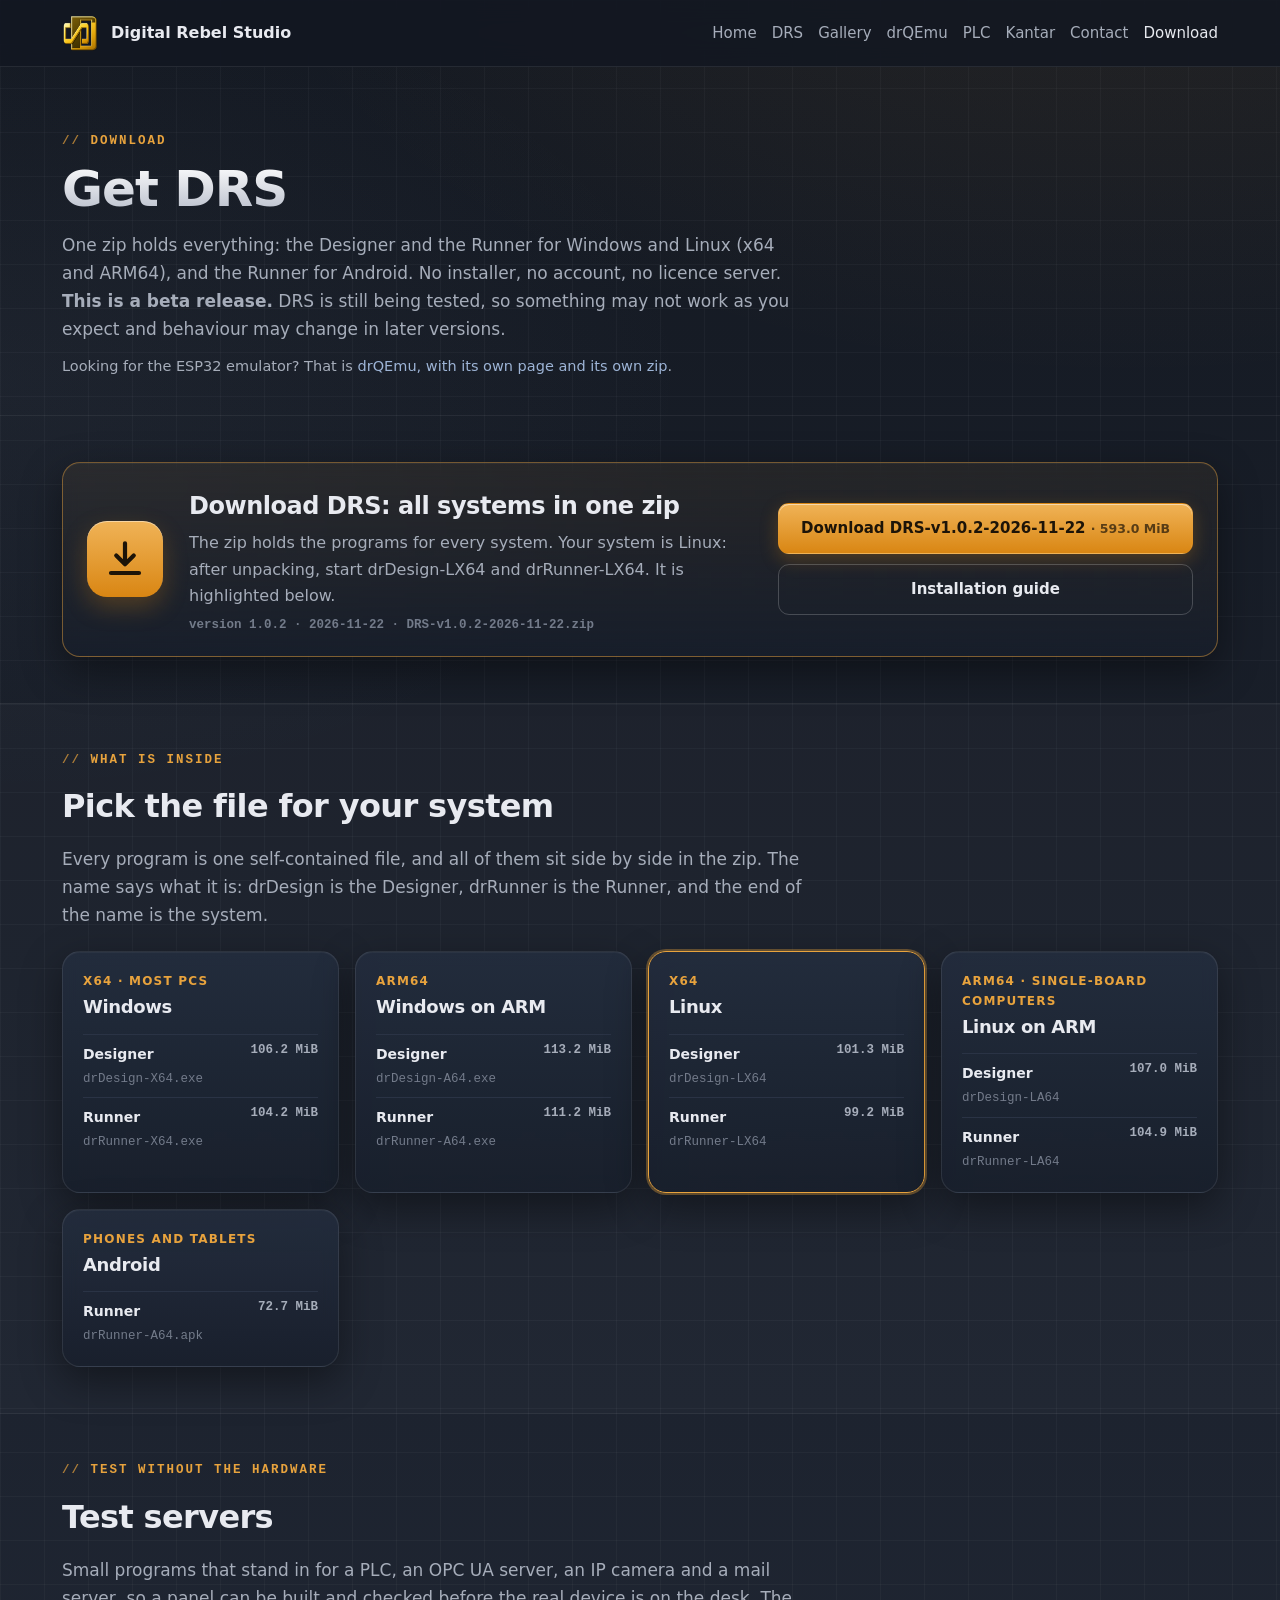
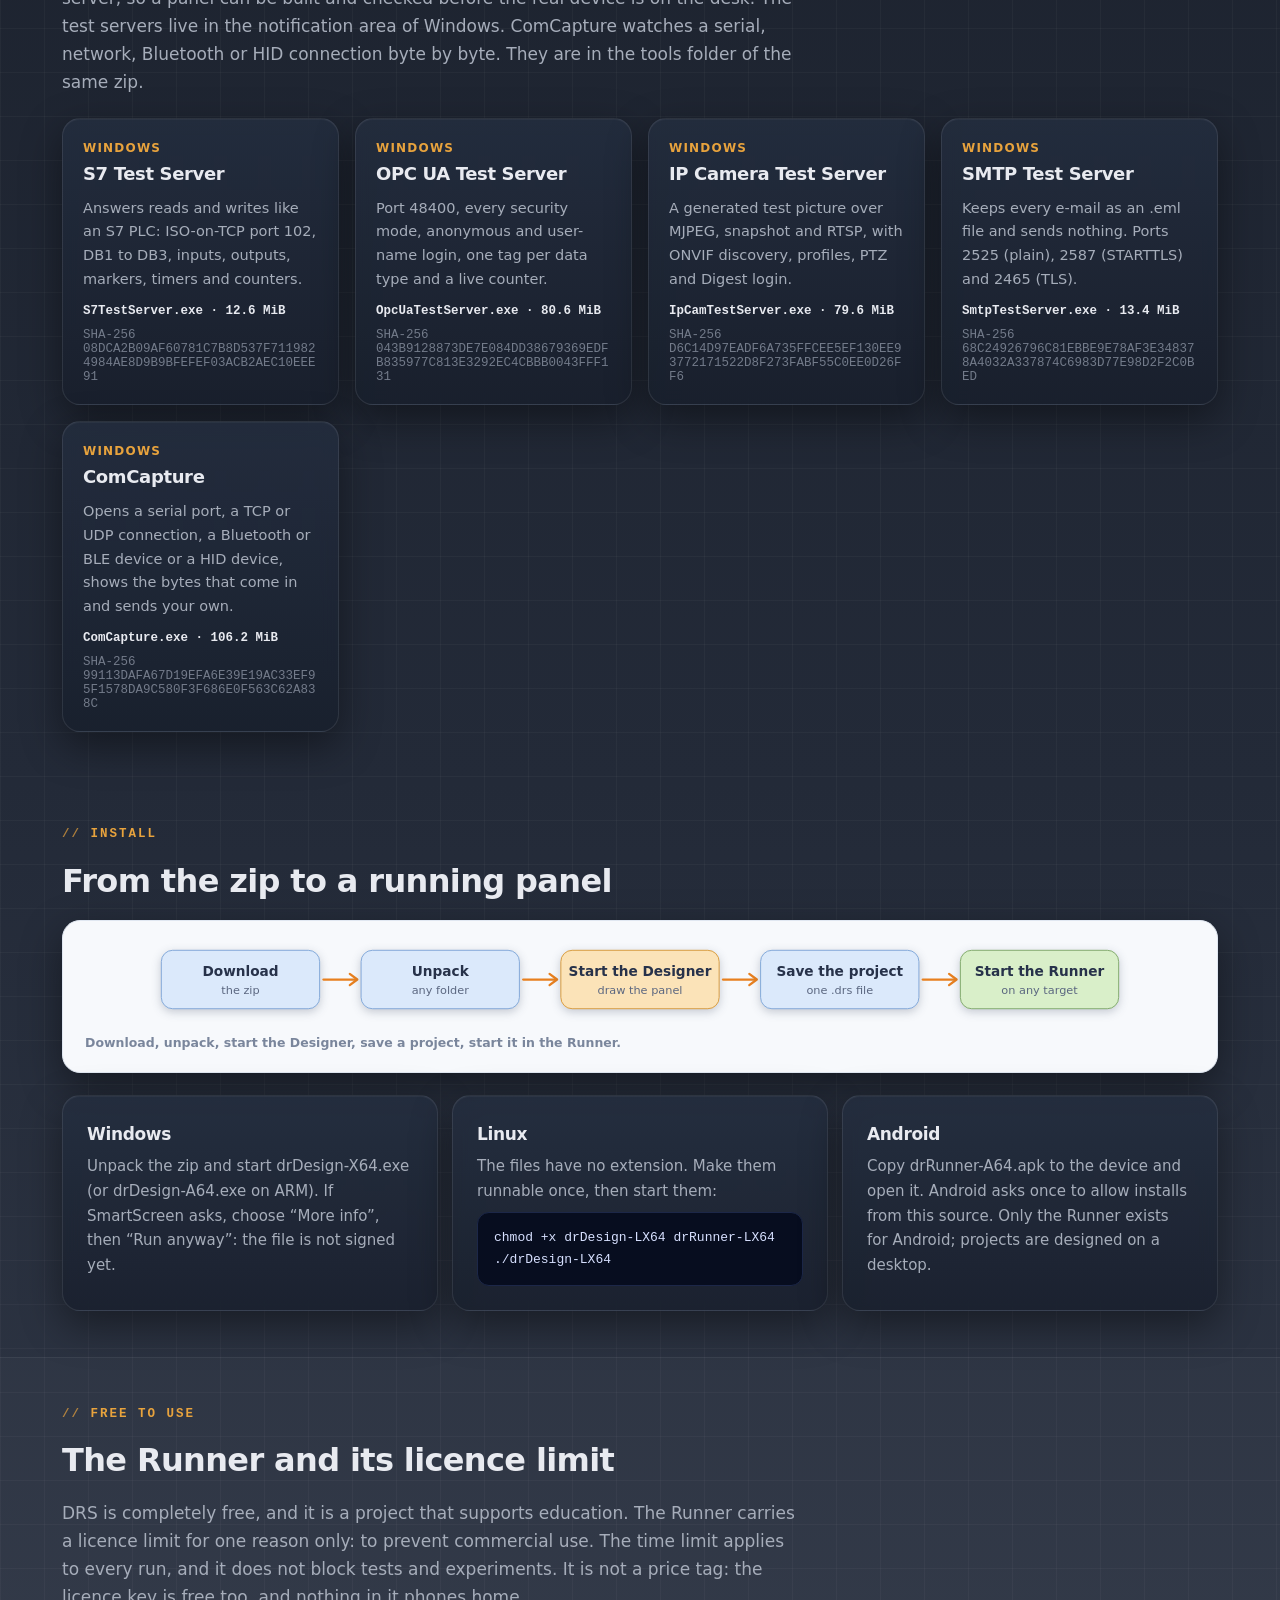
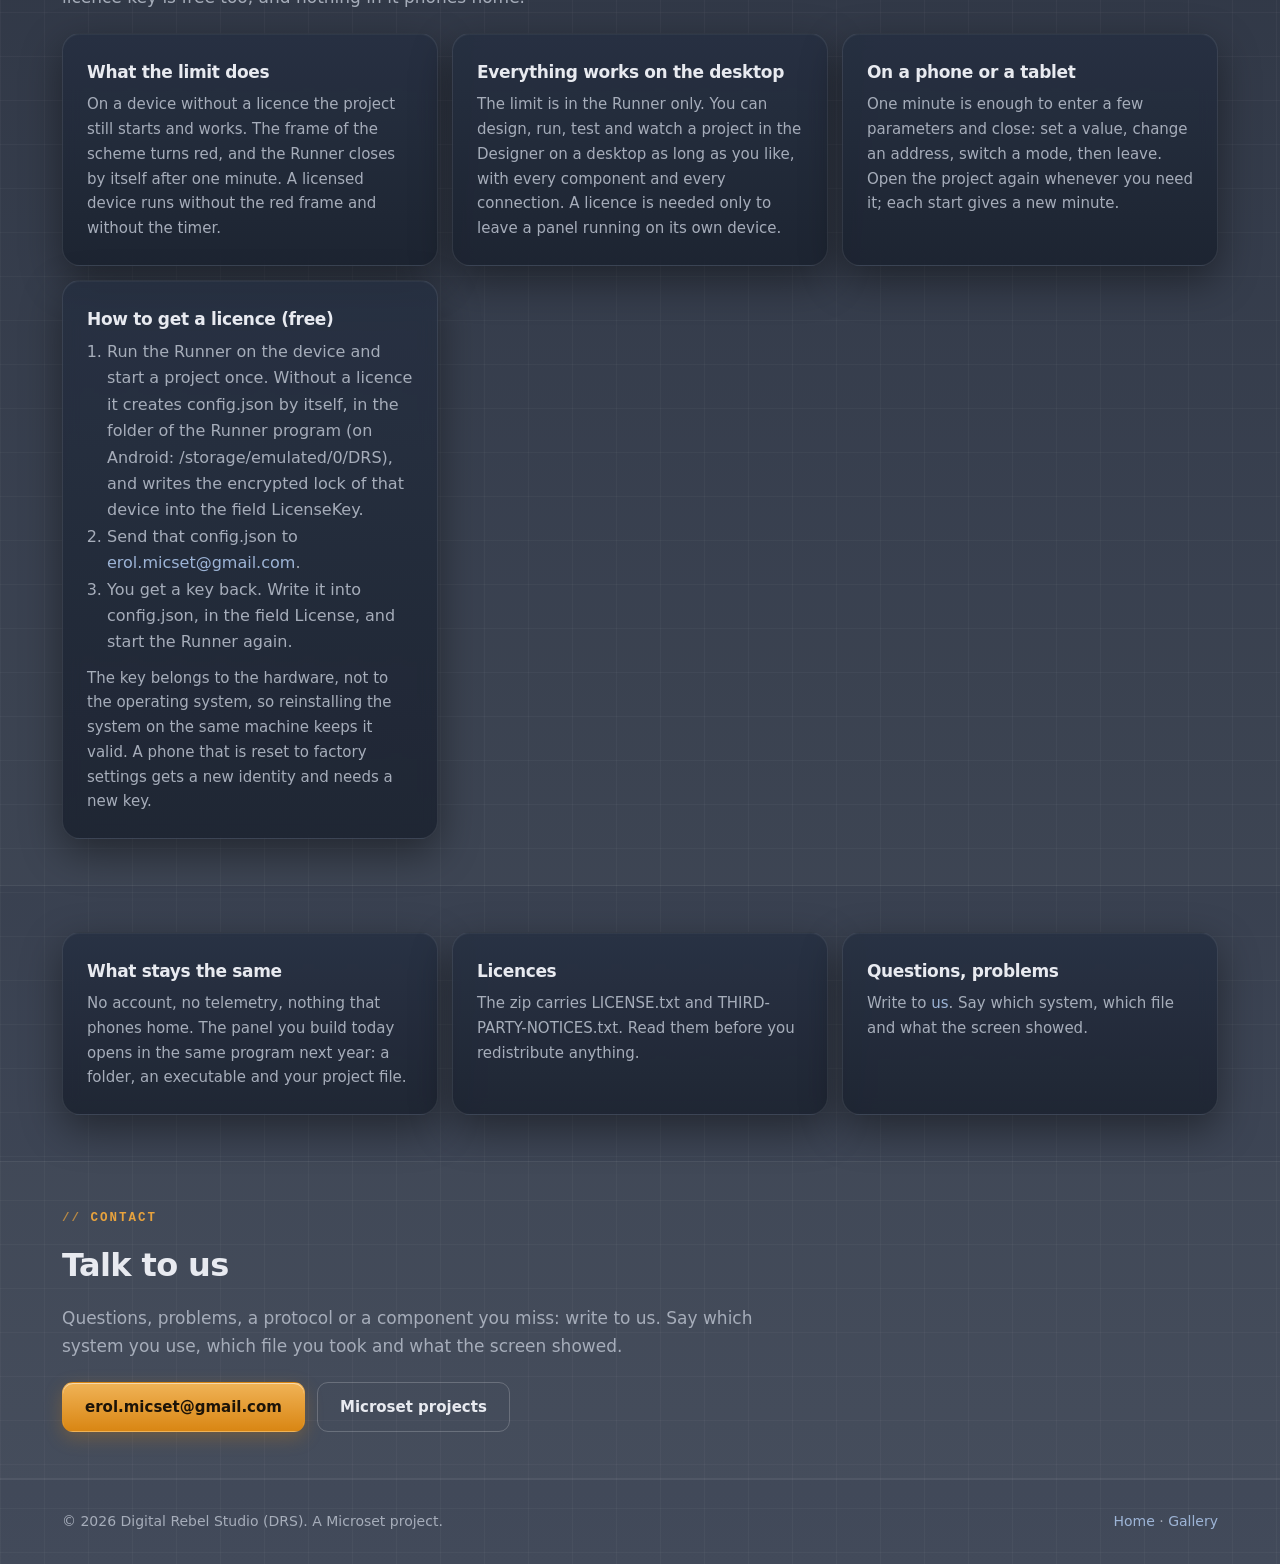
<file: DRSDownload.html>
<!DOCTYPE html>
<html lang="en">
<head>
<meta charset="utf-8">
<meta name="viewport" content="width=device-width, initial-scale=1">
<title>Download DRS · Free HMI and SCADA · Digital Rebel Studio</title>
<link rel="canonical" href="https://erolmicset.github.io/DRSDownload.html">
<meta name="description" content="Download DRS, the free HMI and SCADA studio for ESP32, Arduino, Atmel AVR, PIC and Raspberry boards. Digital Rebel Studio: the Designer and the Runner for Windows and Linux (x64 and ARM64), the Runner for Android.">
<meta property="og:site_name" content="Digital Rebel Studio">
<meta property="og:type" content="website">
<meta property="og:title" content="Download DRS · Free HMI and SCADA · Digital Rebel Studio">
<meta property="og:description" content="Download DRS: the Designer and the Runner for Windows and Linux (x64 and ARM64), and the Runner for Android. Free.">
<meta property="og:url" content="https://erolmicset.github.io/DRSDownload.html">
<meta property="og:image" content="https://erolmicset.github.io/images/drs/ide-overview1.png">
<meta name="twitter:card" content="summary_large_image">
<meta name="twitter:title" content="Download DRS · Free HMI and SCADA · Digital Rebel Studio">
<meta name="twitter:description" content="Download DRS: the Designer and the Runner for Windows and Linux (x64 and ARM64), and the Runner for Android. Free.">
<meta name="twitter:image" content="https://erolmicset.github.io/images/drs/ide-overview1.png">
<meta name="theme-color" content="#0f1626">
<link rel="icon" type="image/png" href="images/drs-favicon.png">
<script>document.documentElement.classList.add('js')</script>
<style>
:root{
  --bg:#ffffff; --bg-alt:#f4f7fc; --card:#ffffff; --panel:#f8fafc;
  --text:#0d1424; --muted:#57617a; --faint:#8a93a8;
  --line:#e2e8f2;
  --accent:#2563eb; --amber:#d98613; --accent-ink:#ffffff; --ok:#16a34a;
  --shadow:0 1px 2px rgba(13,20,36,.05),0 10px 28px rgba(13,20,36,.07);
  --mono:ui-monospace,SFMono-Regular,Menlo,Consolas,"Liberation Mono",monospace;
}
@media (prefers-color-scheme:dark){
  :root{
    --bg:#0a1020; --bg-alt:#0d1428; --card:#121b33; --panel:#0e1730;
    --text:#e9edf6; --muted:#9aa5bd; --faint:#6e7891;
    --line:#1f2b4a;
    --accent:#5b8cff; --amber:#e8a33d; --accent-ink:#06101f; --ok:#34d399;
    --shadow:0 1px 2px rgba(0,0,0,.4),0 10px 28px rgba(0,0,0,.35);
  }
}
*{box-sizing:border-box}
html{scroll-behavior:smooth}
@media (prefers-reduced-motion:reduce){html{scroll-behavior:auto}*{animation:none!important;transition:none!important}}
body{margin:0;background:var(--bg);color:var(--text);
  font:16px/1.65 system-ui,-apple-system,"Segoe UI",Roboto,Helvetica,Arial,sans-serif;-webkit-font-smoothing:antialiased}
a{color:var(--accent);text-decoration:none}
a:hover{text-decoration:underline}
:focus-visible{outline:2px solid var(--accent);outline-offset:3px;border-radius:6px}
h1,h2,h3{letter-spacing:-.02em}
img{max-width:100%;height:auto;display:block}
.wrap{max-width:1200px;margin:0 auto;padding:0 22px}
header.nav{position:sticky;top:0;z-index:30;background:color-mix(in srgb,var(--bg) 84%,transparent);
  backdrop-filter:blur(12px);border-bottom:1px solid var(--line)}
.nav .wrap{display:flex;align-items:center;justify-content:space-between;gap:18px;height:66px}
.brand{display:flex;align-items:center;gap:11px;font-weight:700;color:var(--text);white-space:nowrap}
.brand:hover{text-decoration:none}
.logo{width:38px;height:38px;object-fit:contain}
.nav nav{display:flex;gap:15px;align-items:center}
.nav nav a{color:var(--muted);font-size:15px;white-space:nowrap}
.nav nav a:hover,.nav nav a[aria-current]{color:var(--text);text-decoration:none}
.btn{display:inline-block;padding:12px 22px;border-radius:11px;font-weight:600;font-size:15px;border:1px solid transparent;cursor:pointer;font-family:inherit}
.btn:hover{text-decoration:none}
.btn.primary{background:linear-gradient(180deg,#f0b357,#d98613);color:#1d1408;
  box-shadow:inset 0 1px 0 rgba(255,255,255,.5),0 6px 18px rgba(217,134,19,.28);transition:transform .2s,filter .2s}
.btn.primary:hover{filter:brightness(1.06);transform:translateY(-1px)}
.btn.ghost{border-color:var(--line);color:var(--text);background:var(--card)}
.btn.ghost:hover{border-color:var(--amber)}
.eyebrow{font-size:12.5px;font-weight:700;letter-spacing:1.5px;text-transform:uppercase;color:var(--amber);margin:0 0 10px}
.head{padding:64px 0 36px;background:radial-gradient(1100px 380px at 50% -90px,color-mix(in srgb,var(--amber) 16%,transparent),transparent)}
h1{font-size:clamp(32px,5vw,50px);line-height:1.1;margin:0 0 14px}
h2{font-size:clamp(24px,3vw,32px);margin:0 0 12px}
.sub{color:var(--muted);max-width:740px;margin:0;font-size:17px}
section{padding:46px 0}
section.alt{background:var(--bg-alt);border-block:1px solid var(--line)}
.card{background:var(--card);border:1px solid var(--line);border-radius:18px;padding:24px;box-shadow:var(--shadow)}

/* recommended */
.rec{display:grid;grid-template-columns:auto 1fr auto;gap:26px;align-items:center;
  border-color:color-mix(in srgb,var(--amber) 50%,var(--line));
  background:linear-gradient(180deg,color-mix(in srgb,var(--amber) 8%,var(--card)),var(--card))}
.rec .ico{width:76px;height:76px;border-radius:20px;display:grid;place-items:center;
  background:linear-gradient(180deg,#f0b357,#d98613);box-shadow:inset 0 1px 0 rgba(255,255,255,.5),0 10px 24px rgba(217,134,19,.3)}
.rec .ico svg{width:42px;height:42px}
.rec h2{margin:0 0 4px;font-size:24px}
.rec p{margin:0;color:var(--muted)}
.rec .meta{font:600 12.5px var(--mono);color:var(--faint);margin-top:8px}
@media(max-width:800px){.rec{grid-template-columns:1fr;text-align:center}.rec .ico{margin:0 auto}}

/* package table */
.pk{display:grid;gap:16px;grid-template-columns:repeat(auto-fit,minmax(260px,1fr));margin-top:22px}
.pk .card{padding:20px;transition:transform .3s cubic-bezier(.2,.7,.2,1),box-shadow .3s,border-color .2s}
.pk .card:hover{transform:translateY(-3px);border-color:var(--amber)}
.pk .card.me{border-color:var(--amber);box-shadow:0 0 0 2px color-mix(in srgb,var(--amber) 35%,transparent),var(--shadow)}
.pk h3{margin:0 0 2px;font-size:18px}
.pk .os{font-size:12px;font-weight:700;letter-spacing:1.2px;text-transform:uppercase;color:var(--amber)}
.pk ul{list-style:none;margin:12px 0 0;padding:0;display:grid;gap:8px}
.pk li{display:flex;justify-content:space-between;gap:10px;font-size:14px;color:var(--muted);border-top:1px solid var(--line);padding-top:8px}
.pk li b{color:var(--text);font-weight:600}
.pk li code,.path{font:12.5px var(--mono);color:var(--faint)}
.sz{font:600 12.5px var(--mono);white-space:nowrap}

/* hash */
.hash{display:flex;gap:10px;align-items:center;flex-wrap:wrap;margin-top:12px}
.hash code{flex:1 1 360px;min-width:0;overflow-wrap:anywhere;font:13px/1.5 var(--mono);background:var(--panel);
  border:1px solid var(--line);border-radius:10px;padding:10px 12px}
.pre{background:#070d1f;color:#d7e0ff;border-radius:12px;padding:14px 16px;border:1px solid #1c2748;
  font:13px/1.7 var(--mono);overflow-x:auto;white-space:pre;margin:8px 0 0}
.tabs{display:flex;gap:8px;flex-wrap:wrap;margin:14px 0 0}
.tabs button{font:inherit;font-size:14px;font-weight:600;cursor:pointer;padding:7px 15px;border-radius:999px;
  border:1px solid var(--line);background:var(--card);color:var(--text)}
.tabs button[aria-pressed="true"]{background:linear-gradient(180deg,#f0b357,#d98613);border-color:#c47a10;color:#1d1408}

/* flow */
.plate{background:#f7f9fc;border:1px solid #e0e7f1;border-radius:18px;padding:18px;box-shadow:var(--shadow)}
.plate svg{display:block;width:100%;height:auto;max-width:980px;margin:0 auto}
.plate .pcap{font-size:12.5px;color:#7a869c;margin:8px 4px 0;font-weight:600}
.step rect{filter:drop-shadow(0 3px 5px rgba(20,32,60,.22))}
.js .step{opacity:0;transform:translateY(8px);transition:opacity .5s ease,transform .5s ease;transition-delay:var(--d)}
.js .plate.go .step{opacity:1;transform:none}
.js .plate .arrow{stroke-dasharray:1;stroke-dashoffset:1}
.js .plate.go .arrow{animation:draw .7s ease-out forwards;animation-delay:var(--d)}
@keyframes draw{to{stroke-dashoffset:0}}
.js .reveal{opacity:0;transform:translateY(16px);transition:opacity .6s ease,transform .6s cubic-bezier(.2,.7,.2,1)}
.js .reveal.in{opacity:1;transform:none}
.notes{display:grid;gap:14px;grid-template-columns:repeat(auto-fit,minmax(280px,1fr))}
.notes p{margin:0;color:var(--muted);font-size:15px}
.notes h3{margin:0 0 6px;font-size:17px}
footer{border-top:1px solid var(--line);padding:30px 0;color:var(--muted);font-size:14px}
footer .wrap{display:flex;justify-content:space-between;gap:16px;flex-wrap:wrap}
</style>
<link rel="stylesheet" href="site.css">
</head>
<body>

<header class="nav">
  <div class="wrap">
    <a class="brand" href="index.html"><img class="logo" src="images/drs-logo.png" alt="" width="38" height="38"> Digital Rebel Studio</a>
    <nav aria-label="Primary">
      <a href="index.html">Home</a>
      <a href="DRS.html">DRS</a>
      <a href="DRSGallery.html">Gallery</a>
      <a href="drQEmu.html">drQEmu</a>
      <a href="PLC.html">PLC</a>
      <a href="Kantar.html">Kantar</a>
      <a href="#contact">Contact</a>
      <a href="DRSDownload.html" aria-current="page">Download</a>
    </nav>
  </div>
</header>

<main>
  <div class="head">
    <div class="wrap">
      <p class="eyebrow">Download</p>
      <h1>Get <span translate="no" class="notranslate">DRS</span></h1>
      <p class="sub">One zip holds everything: the <span translate="no" class="notranslate">Designer</span> and the <span translate="no" class="notranslate">Runner</span> for <span translate="no" class="notranslate">Windows</span> and <span translate="no" class="notranslate">Linux</span> (x64 and ARM64), and the <span translate="no" class="notranslate">Runner</span> for <span translate="no" class="notranslate">Android</span>. No installer, no account, no licence server.</p>
      <p class="sub"><strong>This is a beta release.</strong> <span translate="no" class="notranslate">DRS</span> is still being tested, so something may not work as you expect and behaviour may change in later versions.</p>
      <p style="margin:12px 0 0;color:var(--muted);font-size:14.5px">Looking for the <span translate="no" class="notranslate">ESP32</span> emulator? That is <a href="drQEmu.html"><span translate="no" class="notranslate">drQEmu</span>, with its own page and its own zip</a>.</p>
    </div>
  </div>

  <section>
    <div class="wrap">
      <div class="card rec reveal" id="rec">
        <div class="ico" aria-hidden="true"><svg viewBox="0 0 24 24" fill="none" stroke="#2b1b04" stroke-width="2.4" stroke-linecap="round" stroke-linejoin="round"><path d="M12 3v12m0 0l-5-5m5 5l5-5M4 20h16"/></svg></div>
        <div>
          <h2 id="recTitle">Download <span translate="no" class="notranslate">DRS</span></h2>
          <p id="recText">The zip contains every program, one file per system.</p>
          <p class="meta" id="recMeta" translate="no"></p>
        </div>
        <div style="display:flex;flex-direction:column;gap:10px;align-items:stretch">
          <a class="btn primary" id="recBtn" href="#">Download the zip</a>
          <a class="btn ghost" href="DRSInstall.html" style="text-align:center">Installation guide</a>
        </div>
      </div>
    </div>
  </section>

  <section class="alt">
    <div class="wrap">
      <p class="eyebrow">What is inside</p>
      <h2>Pick the file for your system</h2>
      <p class="sub">Every program is one self-contained file, and all of them sit side by side in the zip. The name says what it is: <span translate="no" class="notranslate">drDesign</span> is the <span translate="no" class="notranslate">Designer</span>, <span translate="no" class="notranslate">drRunner</span> is the <span translate="no" class="notranslate">Runner</span>, and the end of the name is the system.</p>
      <div class="pk" id="pk"></div>
    </div>
  </section>

  <section id="tools">
    <div class="wrap">
      <p class="eyebrow">Test without the hardware</p>
      <h2>Test servers</h2>
      <p class="sub">Small programs that stand in for a PLC, an <span translate="no" class="notranslate">OPC UA</span> server, an IP camera and a mail server, so a panel can be built and checked before the real device is on the desk. The test servers live in the notification area of <span translate="no" class="notranslate">Windows</span>. <span translate="no" class="notranslate">ComCapture</span> watches a serial, network, Bluetooth or HID connection byte by byte. They are in the <span translate="no" class="notranslate">tools</span> folder of the same zip.</p>
      <div class="pk" id="tl"></div>
    </div>
  </section>

  <section>
    <div class="wrap">
      <p class="eyebrow">Install</p>
      <h2>From the zip to a running panel</h2>
      <div class="plate reveal" id="flow"><p class="pcap" id="flowCap">Download, unpack, start the <span translate="no" class="notranslate">Designer</span>, save a project, start it in the <span translate="no" class="notranslate">Runner</span>.</p></div>
      <div class="notes" style="margin-top:22px">
        <div class="card reveal"><h3><span translate="no" class="notranslate">Windows</span></h3><p>Unpack the zip and start <span translate="no" class="notranslate">drDesign-X64.exe</span> (or <span translate="no" class="notranslate">drDesign-A64.exe</span> on ARM). If SmartScreen asks, choose “More info”, then “Run anyway”: the file is not signed yet.</p></div>
        <div class="card reveal"><h3><span translate="no" class="notranslate">Linux</span></h3><p>The files have no extension. Make them runnable once, then start them:</p><pre class="pre" translate="no">chmod +x drDesign-LX64 drRunner-LX64
./drDesign-LX64</pre></div>
        <div class="card reveal"><h3><span translate="no" class="notranslate">Android</span></h3><p>Copy <span translate="no" class="notranslate">drRunner-A64.apk</span> to the device and open it. Android asks once to allow installs from this source. Only the <span translate="no" class="notranslate">Runner</span> exists for <span translate="no" class="notranslate">Android</span>; projects are designed on a desktop.</p></div>
      </div>
    </div>
  </section>

  <section id="licence" class="alt">
    <div class="wrap">
      <p class="eyebrow">Free to use</p>
      <h2>The <span translate="no" class="notranslate">Runner</span> and its licence limit</h2>
      <p class="sub"><span translate="no" class="notranslate">DRS</span> is completely free, and it is a project that supports education. The <span translate="no" class="notranslate">Runner</span> carries a licence limit for one reason only: to prevent commercial use. The time limit applies to every run, and it does not block tests and experiments. It is not a price tag: the licence key is free too, and nothing in it phones home.</p>
      <div class="notes" style="margin-top:22px">
        <div class="card reveal"><h3>What the limit does</h3><p>On a device without a licence the project still starts and works. The frame of the scheme turns red, and the <span translate="no" class="notranslate">Runner</span> closes by itself after one minute. A licensed device runs without the red frame and without the timer.</p></div>
        <div class="card reveal"><h3>Everything works on the desktop</h3><p>The limit is in the <span translate="no" class="notranslate">Runner</span> only. You can design, run, test and watch a project in the <span translate="no" class="notranslate">Designer</span> on a desktop as long as you like, with every component and every connection. A licence is needed only to leave a panel running on its own device.</p></div>
        <div class="card reveal"><h3>On a phone or a tablet</h3><p>One minute is enough to enter a few parameters and close: set a value, change an address, switch a mode, then leave. Open the project again whenever you need it; each start gives a new minute.</p></div>
        <div class="card reveal"><h3>How to get a licence (free)</h3>
          <ol style="margin:0;padding-left:20px;color:var(--muted)">
            <li>Run the <span translate="no" class="notranslate">Runner</span> on the device and start a project once. Without a licence it creates <span translate="no" class="notranslate">config.json</span> by itself, in the folder of the <span translate="no" class="notranslate">Runner</span> program (on <span translate="no" class="notranslate">Android</span>: <span translate="no" class="notranslate">/storage/emulated/0/DRS</span>), and writes the encrypted lock of that device into the field <span translate="no" class="notranslate">LicenseKey</span>.</li>
            <li>Send that <span translate="no" class="notranslate">config.json</span> to <a href="#contact" translate="no" class="notranslate">erol.micset@gmail.com</a>.</li>
            <li>You get a key back. Write it into <span translate="no" class="notranslate">config.json</span>, in the field <span translate="no" class="notranslate">License</span>, and start the <span translate="no" class="notranslate">Runner</span> again.</li>
          </ol>
          <p style="margin-top:10px">The key belongs to the hardware, not to the operating system, so reinstalling the system on the same machine keeps it valid. A phone that is reset to factory settings gets a new identity and needs a new key.</p></div>
      </div>
    </div>
  </section>

  <section>
    <div class="wrap">
      <div class="notes">
        <div class="card reveal"><h3>What stays the same</h3><p>No account, no telemetry, nothing that phones home. The panel you build today opens in the same program next year: a folder, an executable and your project file.</p></div>
        <div class="card reveal"><h3>Licences</h3><p>The zip carries <span translate="no" class="notranslate">LICENSE.txt</span> and <span translate="no" class="notranslate">THIRD-PARTY-NOTICES.txt</span>. Read them before you redistribute anything.</p></div>
        <div class="card reveal"><h3>Questions, problems</h3><p>Write to <a href="#contact">us</a>. Say which system, which file and what the screen showed.</p></div>
      </div>
    </div>
  </section>
  <section id="contact" class="alt">
    <div class="wrap">
      <p class="eyebrow">Contact</p>
      <h2>Talk to us</h2>
      <p class="sub">Questions, problems, a protocol or a component you miss: write to us. Say which system you use, which file you took and what the screen showed.</p>
      <div style="display:flex;gap:12px;flex-wrap:wrap;margin-top:22px">
        <a class="btn primary" href="mailto:erol.micset@gmail.com?subject=DRS%20-%20Digital%20Rebel%20Studio">erol.micset@gmail.com</a>
        <a class="btn ghost" href="https://micset.wixsite.com/micset" target="_blank" rel="noopener"><span translate="no" class="notranslate">Microset</span> projects</a>
      </div>
    </div>
  </section>
</main>

<footer>
  <div class="wrap">
    <span>© <span id="y">2026</span> <span translate="no" class="notranslate">Digital Rebel Studio</span> (<span translate="no" class="notranslate">DRS</span>). A <span translate="no" class="notranslate">Microset</span> project.</span>
    <span><a href="index.html">Home</a> · <a href="DRSGallery.html">Gallery</a></span>
  </div>
</footer>

<script>
/* The ONE place to edit for a new release: version, date, the address of the zip and its SHA-256.
   `url` may point anywhere (a file next to this page, or a release page of a code host). Sizes are in MiB. */
var RELEASE = {
  version: '1.0.2', date: '2026-11-22',
  url: 'https://github.com/ErolMicset/ErolMicset.github.io/releases/download/v1.0.2/DRS-v1.0.2-2026-11-22.zip', file: 'DRS-v1.0.2-2026-11-22.zip', size: 593.0,
  sha256: 'C83411FB377B079B4EE08078E23B2122C8EE35BA2EC44D76DB4193A289EDAD37',
  tools: [
    ['S7 Test Server', 'S7TestServer.exe', 12.6, 'Answers reads and writes like an S7 PLC: ISO-on-TCP port 102, DB1 to DB3, inputs, outputs, markers, timers and counters.', '08DCA2B09AF60781C7B8D537F7119824984AE8D9B9BFEFEF03ACB2AEC10EEE91'],
    ['OPC UA Test Server', 'OpcUaTestServer.exe', 80.6, 'Port 48400, every security mode, anonymous and user-name login, one tag per data type and a live counter.', '043B9128873DE7E084DD38679369EDFB835977C813E3292EC4CBBB0043FFF131'],
    ['IP Camera Test Server', 'IpCamTestServer.exe', 79.6, 'A generated test picture over MJPEG, snapshot and RTSP, with ONVIF discovery, profiles, PTZ and Digest login.', 'D6C14D97EADF6A735FFCEE5EF130EE93772171522D8F273FABF55C0EE0D26FF6'],
    ['SMTP Test Server', 'SmtpTestServer.exe', 13.4, 'Keeps every e-mail as an .eml file and sends nothing. Ports 2525 (plain), 2587 (STARTTLS) and 2465 (TLS).', '68C24926796C81EBBE9E78AF3E348378A4032A337874C6983D77E98D2F2C0BED'],
    ['ComCapture', 'ComCapture.exe', 106.2, 'Opens a serial port, a TCP or UDP connection, a Bluetooth or BLE device or a HID device, shows the bytes that come in and sends your own.', '99113DAFA67D19EFA6E39E19AC33EF95F1578DA9C580F3F686E0F563C62A838C']
  ],
  toolsBase: 'downloads/tools/',
  systems: [
    { id: 'win', name: 'Windows', os: 'x64 · most PCs', items: [
      ['Designer', 'drDesign-X64.exe', 106.2], ['Runner', 'drRunner-X64.exe', 104.2]] },
    { id: 'winarm', name: 'Windows on ARM', os: 'ARM64', items: [
      ['Designer', 'drDesign-A64.exe', 113.2], ['Runner', 'drRunner-A64.exe', 111.2]] },
    { id: 'lin', name: 'Linux', os: 'x64', items: [
      ['Designer', 'drDesign-LX64', 101.3], ['Runner', 'drRunner-LX64', 99.2]] },
    { id: 'linarm', name: 'Linux on ARM', os: 'ARM64 · single-board computers', items: [
      ['Designer', 'drDesign-LA64', 107.0], ['Runner', 'drRunner-LA64', 104.9]] },
    { id: 'android', name: 'Android', os: 'phones and tablets', items: [
      ['Runner', 'drRunner-A64.apk', 72.7]] }
  ]
};

(function () {
  'use strict';
  var $ = function (id) { return document.getElementById(id); };
  var reduce = window.matchMedia && matchMedia('(prefers-reduced-motion: reduce)').matches;
  function nt(s) { return '<span translate="no" class="notranslate">' + s + '</span>'; }
  function mb(x) { return x.toFixed(1) + ' MiB'; }

  /* which system is this? */
  function detect() {
    var ua = navigator.userAgent || '', plat = (navigator.userAgentData && navigator.userAgentData.platform) || navigator.platform || '';
    var arm = /arm|aarch64/i.test(ua + ' ' + plat);
    if (/android/i.test(ua)) return 'android';
    if (/win/i.test(plat + ua)) return arm ? 'winarm' : 'win';
    if (/linux|x11|cros/i.test(plat + ua)) return arm ? 'linarm' : 'lin';
    return '';
  }
  var mine = detect();

  /* the zip, the recommendation */
  var rec = RELEASE.systems.filter(function (s) { return s.id === mine; })[0];
  $('recBtn').href = RELEASE.url;
  $('recBtn').setAttribute('download', RELEASE.file);
  $('recBtn').innerHTML = 'Download ' + nt(RELEASE.file.replace(/\.zip$/, '')) + ' <small style="opacity:.7">· ' + mb(RELEASE.size) + '</small>';
  $('recMeta').textContent = 'version ' + RELEASE.version + ' · ' + RELEASE.date + ' · ' + RELEASE.file;
  if (rec) {
    $('recTitle').innerHTML = 'Download ' + nt('DRS') + ': all systems in one zip';
    $('recText').innerHTML = 'The zip holds the programs for every system. Your system is ' + nt(rec.name) + ': after unpacking, start ' + rec.items.map(function (i) { return nt(i[1]); }).join(' and ') + '. It is highlighted below.';
  }

  /* one card per system */
  $('pk').innerHTML = RELEASE.systems.map(function (s) {
    return '<div class="card reveal' + (s.id === mine ? ' me' : '') + '"><div class="os">' + s.os + '</div><h3>' + nt(s.name) + '</h3><ul>' +
      s.items.map(function (i) {
        return '<li><span><b>' + nt(i[0]) + '</b><br><span class="path" translate="no">' + i[1] + '</span></span><span class="sz" translate="no">' + mb(i[2]) + '</span></li>';
      }).join('') + '</ul></div>';
  }).join('');

  $('tl').innerHTML = RELEASE.tools.map(function (t) {
    return '<div class="card reveal"><div class="os">' + (/.apk$/.test(t[1]) ? 'Android' : 'Windows') + '</div><h3>' + nt(t[0]) + '</h3><p style="margin:8px 0 12px;color:var(--muted);font-size:14.5px">' + t[3] + '</p>' +
      '<p class="sz" translate="no" style="margin:0">' + t[1] + ' · ' + mb(t[2]) + '</p>' +
      '<p class="path" translate="no" style="margin:10px 0 0;overflow-wrap:anywhere">SHA-256 ' + t[4] + '</p></div>';
  }).join('');

  /* DownloadPathList.txt names the zips of every version; the newest one wins. Without the list (or on file://) the values above stay. */
  function applyList(text) {
    var best = null;
    text.split(/\r?\n/).forEach(function (ln) {
      if (/^\s*(#|$)/.test(ln)) return;
      var p = ln.split(' - ').map(function (s) { return s.trim(); });
      if (p.length < 3) return;
      if (/drqemu/i.test(p[1])) return;
      var v = p[0], isTools = /tools/i.test(p[1]);
      if (!best || cmp(v, best.v) > 0) best = { v: v, app: null, tools: null };
      if (v === best.v) best[isTools ? 'tools' : 'app'] = { file: p[1], url: p.slice(2).join(' - ') };
    });
    if (!best) return;
    if (best.app) {
      var same = best.app.file === RELEASE.file;
      RELEASE.version = best.v; RELEASE.file = best.app.file; RELEASE.url = best.app.url;
      if (!same) { RELEASE.sha256 = ''; RELEASE.size = 0; RELEASE.date = (best.app.file.match(/\d{4}-\d{2}-\d{2}/) || [''])[0]; }
    }
    if (best.tools) RELEASE.toolsZip = best.tools;
    paint();
  }
  function cmp(a, b) {
    var x = a.split('.'), y = b.split('.');
    for (var i = 0; i < Math.max(x.length, y.length); i++) { var d = (+x[i] || 0) - (+y[i] || 0); if (d) return d; }
    return 0;
  }
  function paint() {
    $('recBtn').href = RELEASE.url;
    $('recBtn').setAttribute('download', RELEASE.file.split('/').pop());
    $('recBtn').innerHTML = 'Download ' + nt(RELEASE.file.replace(/\.zip$/, '')) + (RELEASE.size ? ' <small style="opacity:.7">· ' + mb(RELEASE.size) + '</small>' : '');
    $('recMeta').textContent = 'version ' + RELEASE.version + (RELEASE.date ? ' · ' + RELEASE.date : '') + ' · ' + RELEASE.file;
  }

  paint();
  if (window.fetch && location.protocol !== 'file:') fetch('DownloadPathList.txt', { cache: 'no-cache' }).then(function (r) { return r.ok ? r.text() : ''; }).then(function (t) { if (t) applyList(t); }, function () {});

  /* the install flow, drawn from data */
  var STEPS = [
    ['Download', 'the zip', '#7fa6d8', '#dbe9fb'],
    ['Unpack', 'any folder', '#7fa6d8', '#dbe9fb'],
    ['Start the Designer', 'draw the panel', '#d79a3a', '#fbe3b8'],
    ['Save the project', 'one .drs file', '#7fa6d8', '#dbe9fb'],
    ['Start the Runner', 'on any target', '#7fa86a', '#d9efc9']
  ];
  (function drawFlow() {
    var NS = 'http://www.w3.org/2000/svg', w = 168, h = 62, gap = 44, pad = 12, W = pad * 2 + STEPS.length * w + (STEPS.length - 1) * gap, H = h + pad * 2 + 6;
    var svg = document.createElementNS(NS, 'svg');
    svg.setAttribute('viewBox', '0 0 ' + W + ' ' + H); svg.setAttribute('role', 'img');
    svg.setAttribute('aria-label', 'Steps: download the zip, unpack it, start the Designer and draw the panel, save the project as one file, start it in the Runner on any target.');
    function el(n, a, p) { var e = document.createElementNS(NS, n); for (var k in a) e.setAttribute(k, a[k]); if (p) p.appendChild(e); return e; }
    STEPS.forEach(function (s, i) {
      var x = pad + i * (w + gap), y = pad, d = (i * 0.25).toFixed(2) + 's';
      if (i) el('path', { d: 'M' + (x - gap + 4) + ' ' + (y + h / 2) + ' L' + (x - 6) + ' ' + (y + h / 2), stroke: '#e8801f', 'stroke-width': 2.4, 'stroke-linecap': 'round', fill: 'none', class: 'arrow', pathLength: 1, style: '--d:' + (i * 0.25 - 0.1).toFixed(2) + 's' }, svg);
      if (i) el('path', { d: 'M' + (x - 12) + ' ' + (y + h / 2 - 6) + ' L' + (x - 4) + ' ' + (y + h / 2) + ' L' + (x - 12) + ' ' + (y + h / 2 + 6), stroke: '#e8801f', 'stroke-width': 2.4, 'stroke-linecap': 'round', 'stroke-linejoin': 'round', fill: 'none' }, svg);
      var g = el('g', { class: 'step', style: '--d:' + d }, svg);
      el('rect', { x: x, y: y, width: w, height: h, rx: 12, fill: s[3], stroke: s[2] }, g);
      var t = el('text', { x: x + w / 2, y: y + 27, 'text-anchor': 'middle', 'font-size': 14.5, 'font-weight': 700, fill: '#27324a', 'font-family': 'system-ui,Segoe UI,sans-serif' }, g); t.textContent = s[0];
      if (/Designer|Runner/.test(s[0])) { t.setAttribute('translate', 'no'); t.setAttribute('class', 'notranslate'); }
      var u = el('text', { x: x + w / 2, y: y + 46, 'text-anchor': 'middle', 'font-size': 12, fill: '#5b6780', 'font-family': 'system-ui,Segoe UI,sans-serif' }, g); u.textContent = s[1];
      if (/\.drs/.test(s[1])) { u.setAttribute('translate', 'no'); u.setAttribute('class', 'notranslate'); }
    });
    $('flow').insertBefore(svg, $('flowCap'));
  })();

  /* reveal on scroll */
  var items = Array.prototype.slice.call(document.querySelectorAll('.reveal'));
  var plate = $('flow');
  if (reduce || !('IntersectionObserver' in window)) { plate.classList.add('go'); items.forEach(function (e) { e.classList.add('in'); }); }
  else {
    var io = new IntersectionObserver(function (en) {
      en.forEach(function (x) { if (x.isIntersecting) { x.target.classList.add('in'); if (x.target === plate) plate.classList.add('go'); io.unobserve(x.target); } });
    }, { threshold: 0.12 });
    items.forEach(function (e, i) { e.style.transitionDelay = (i % 3) * 0.08 + 's'; io.observe(e); });
    setTimeout(function () { plate.classList.add('go'); items.forEach(function (e) { e.classList.add('in'); }); }, 6000);
  }
  $('y').textContent = new Date().getFullYear();
})();
</script>
</body>
</html>
</file>
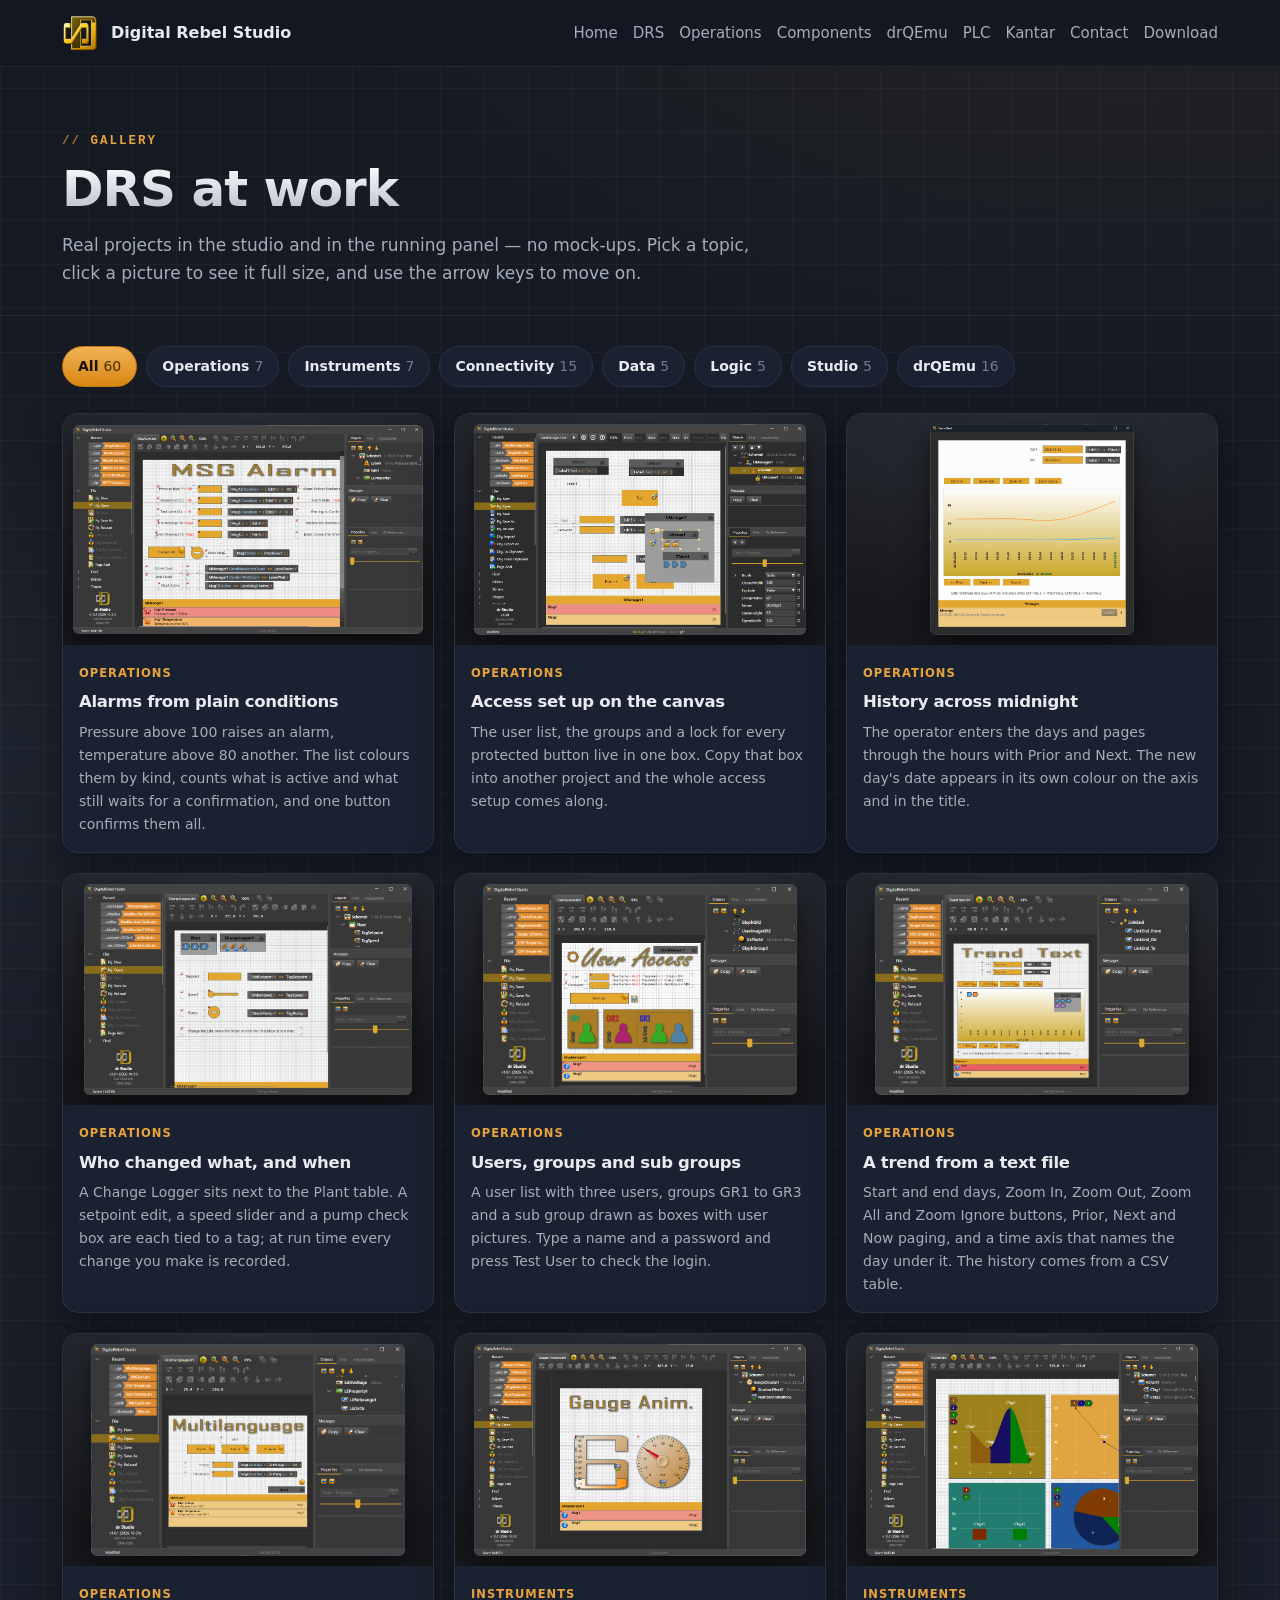
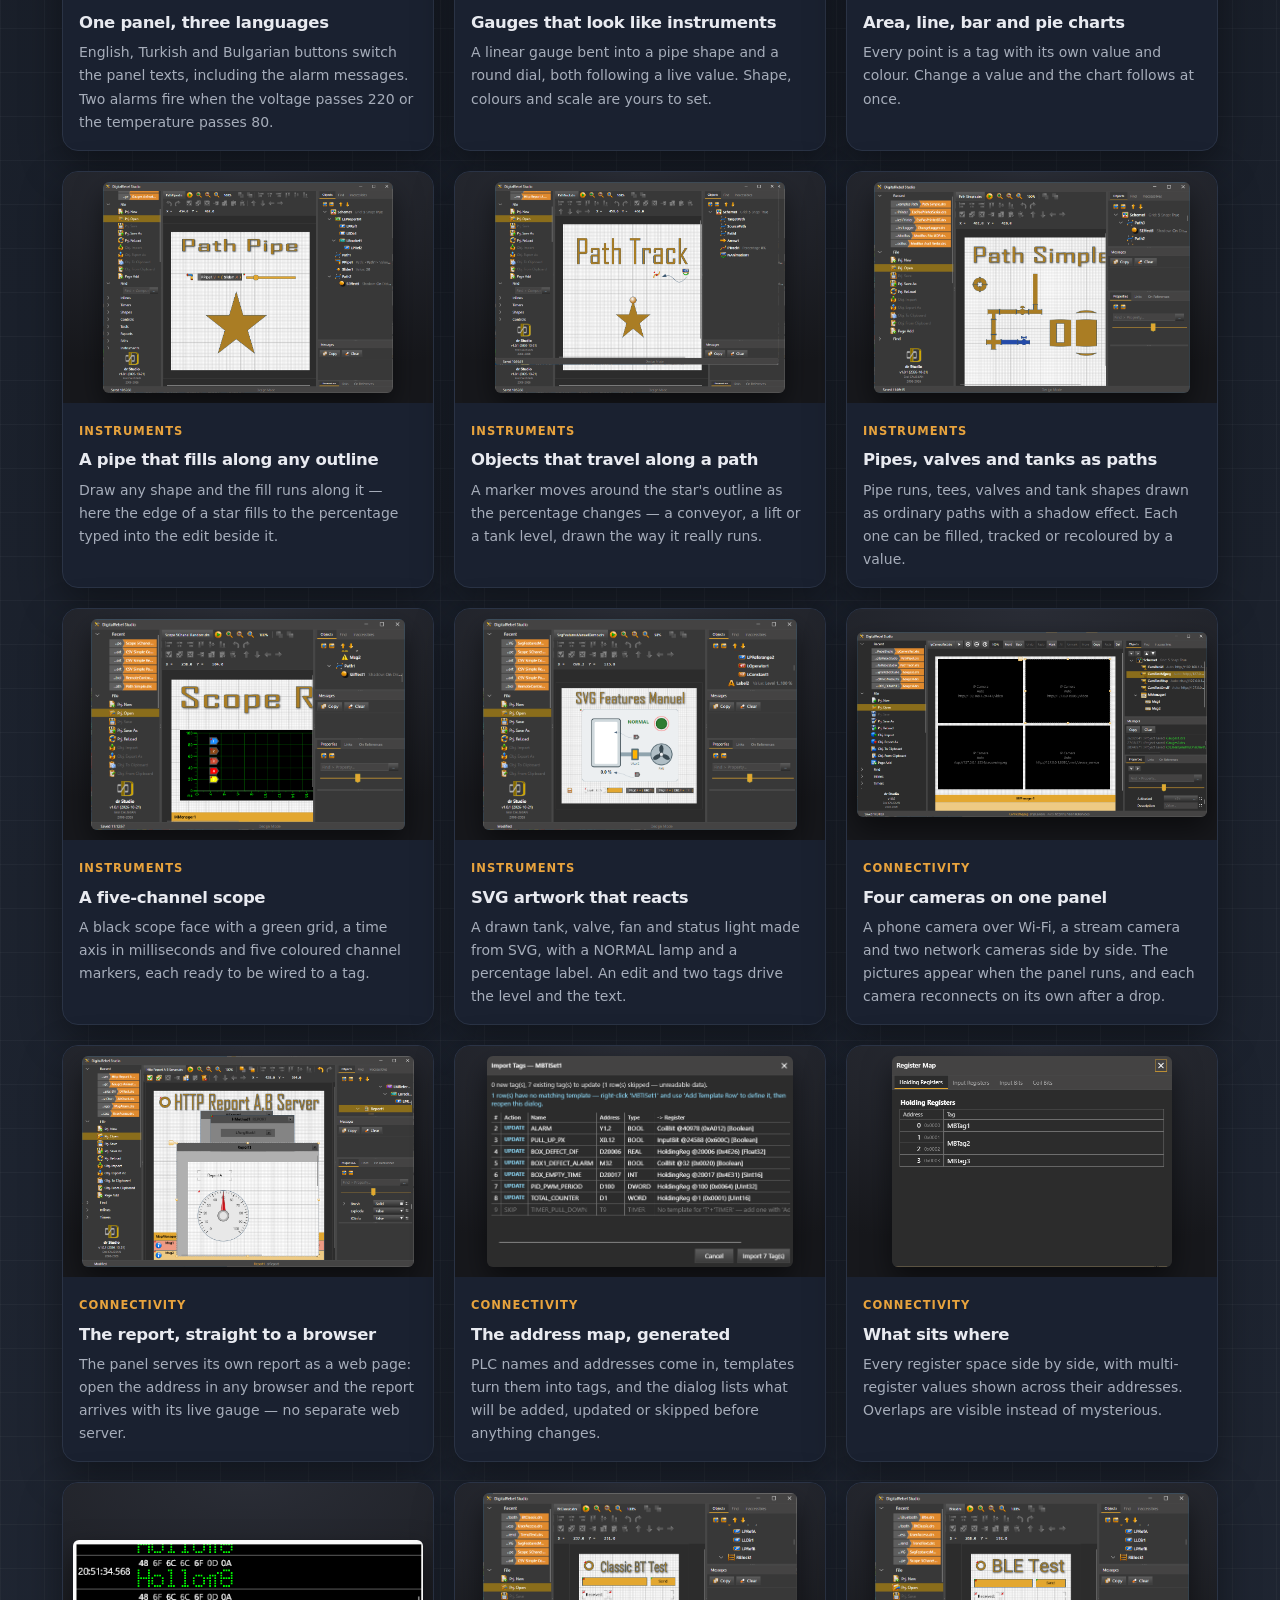
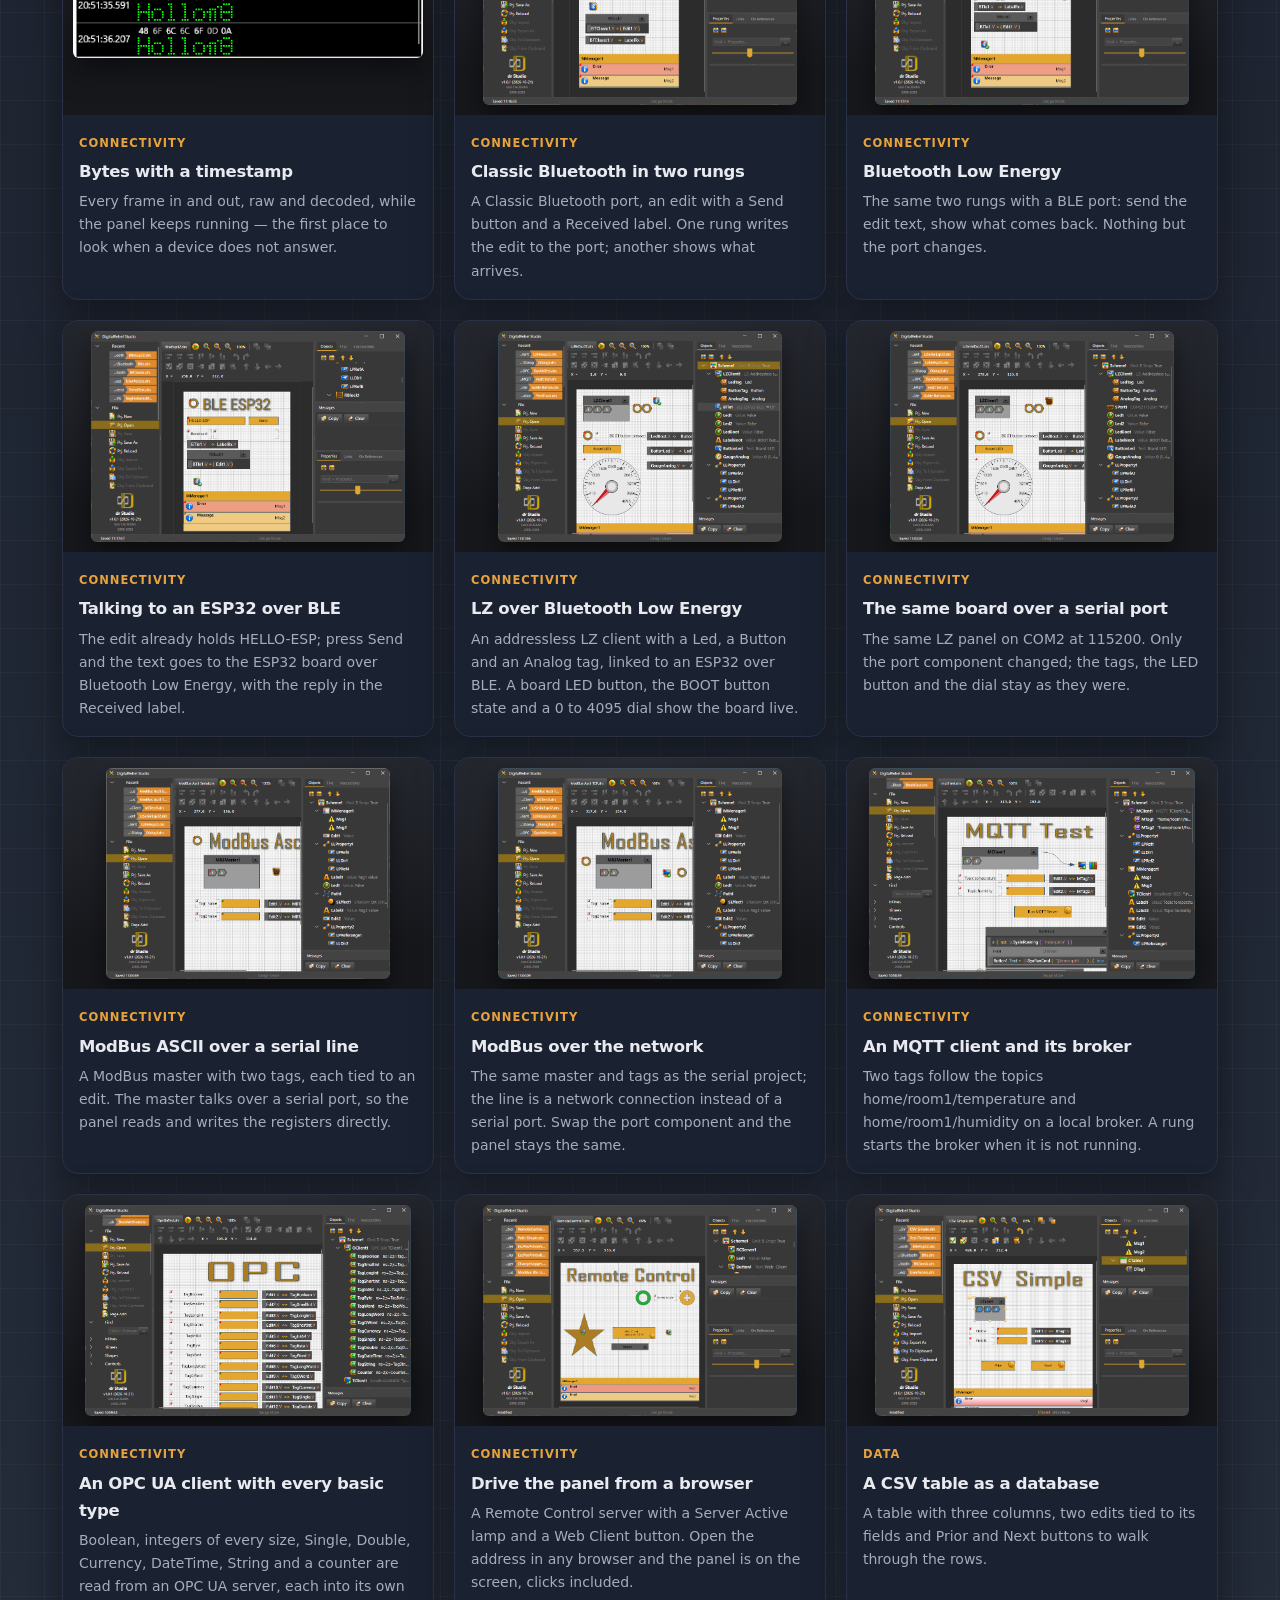
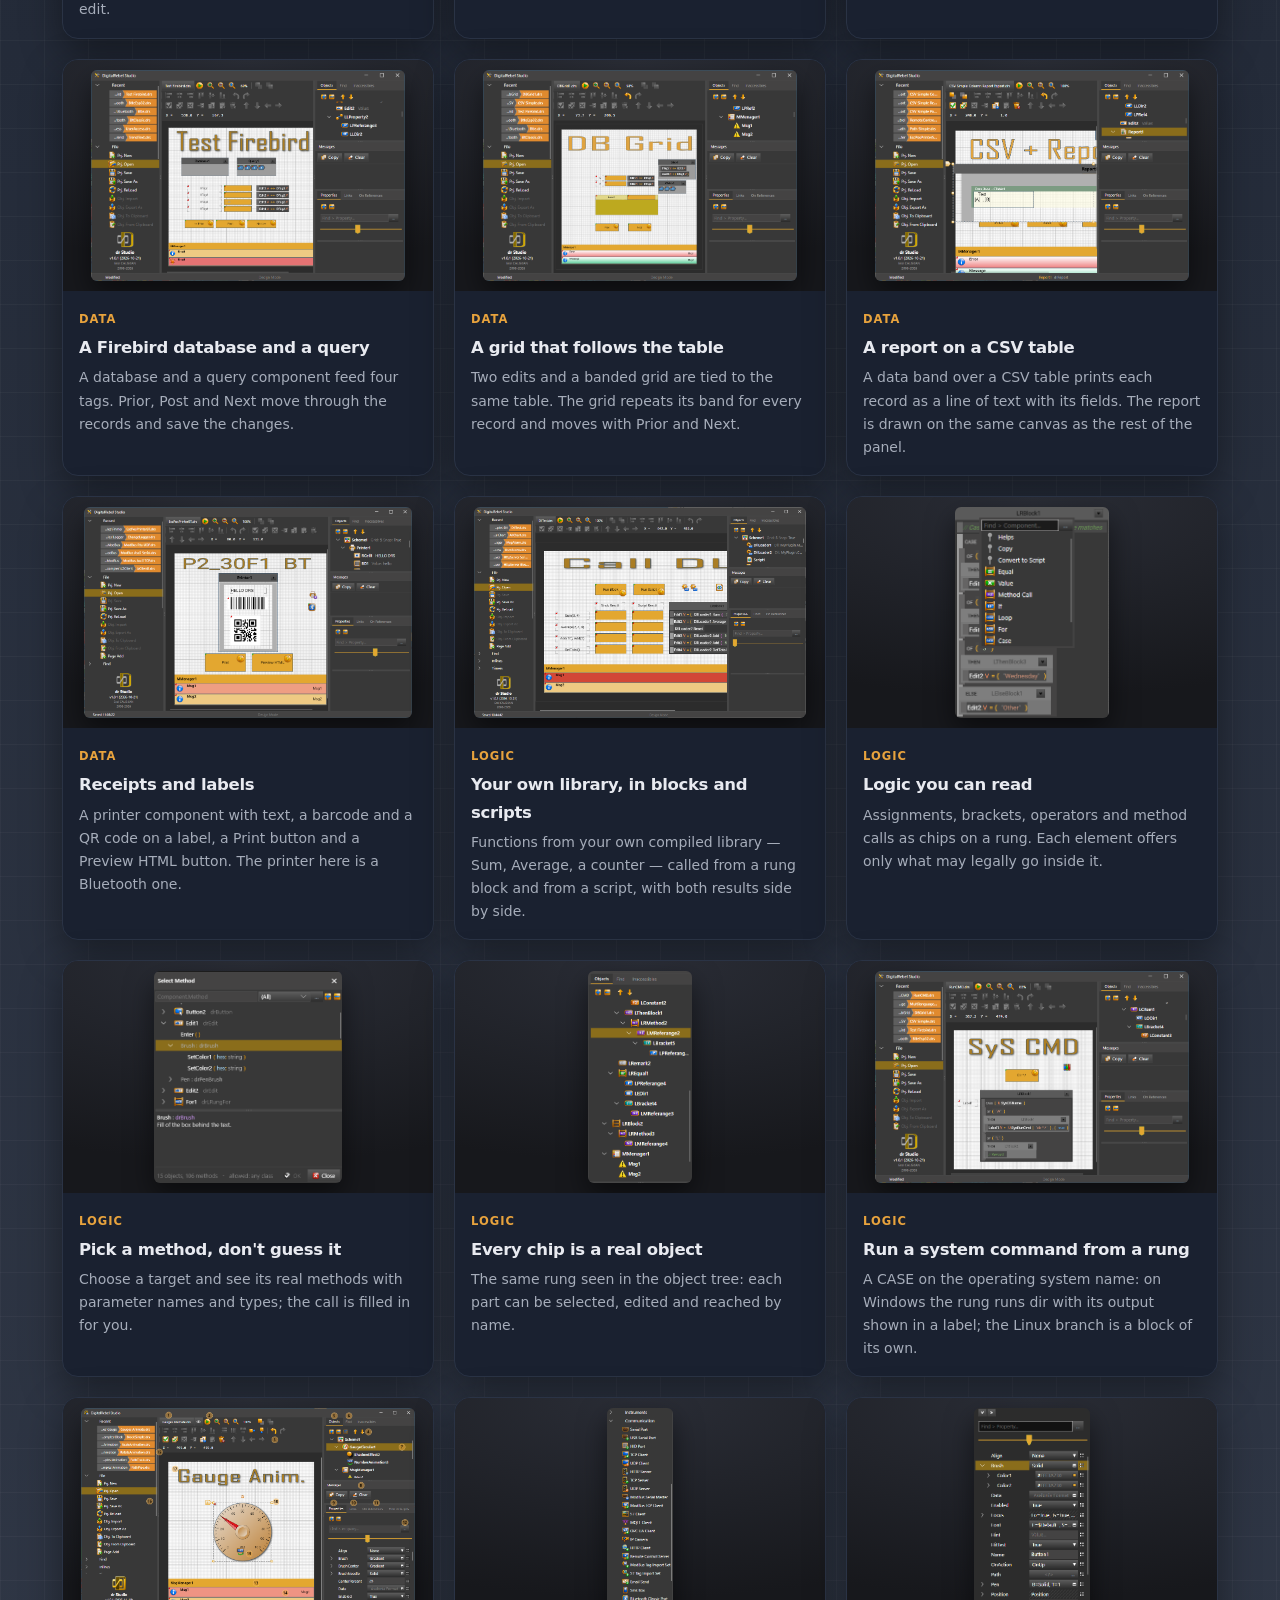
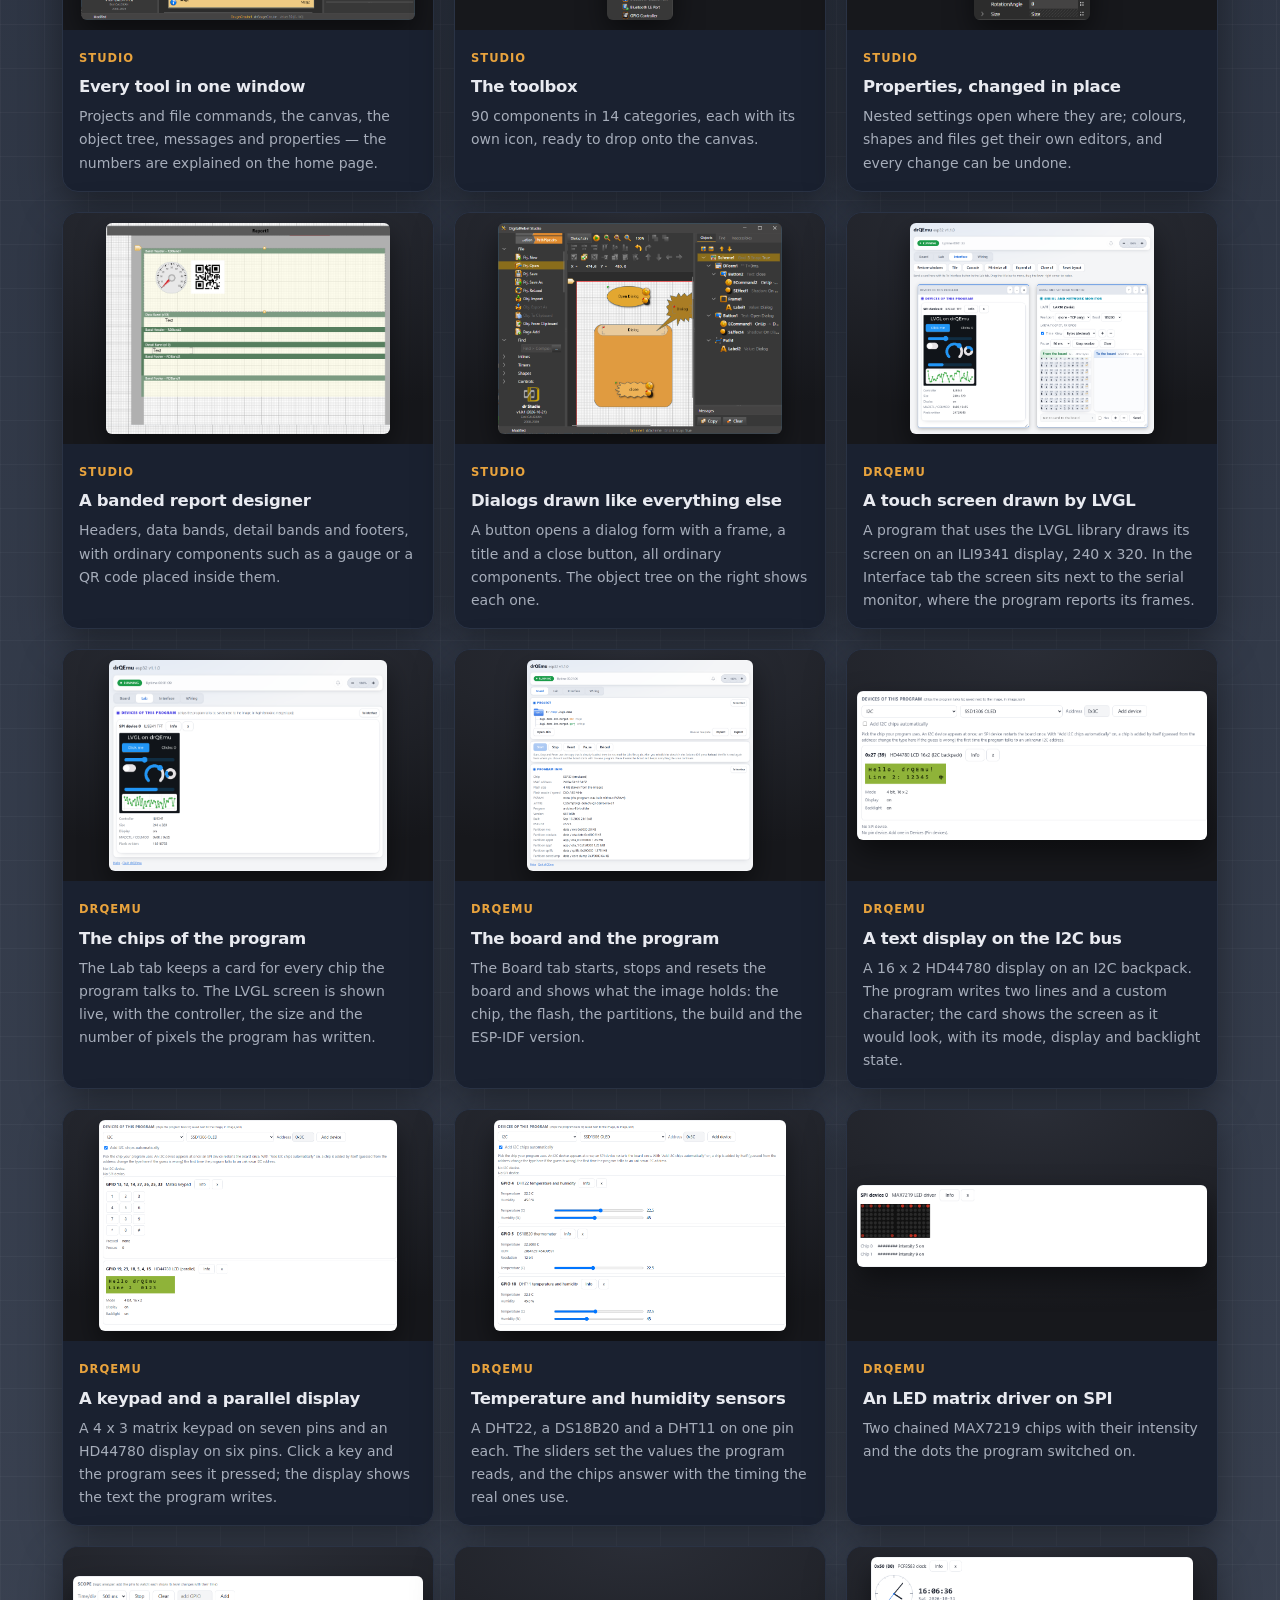
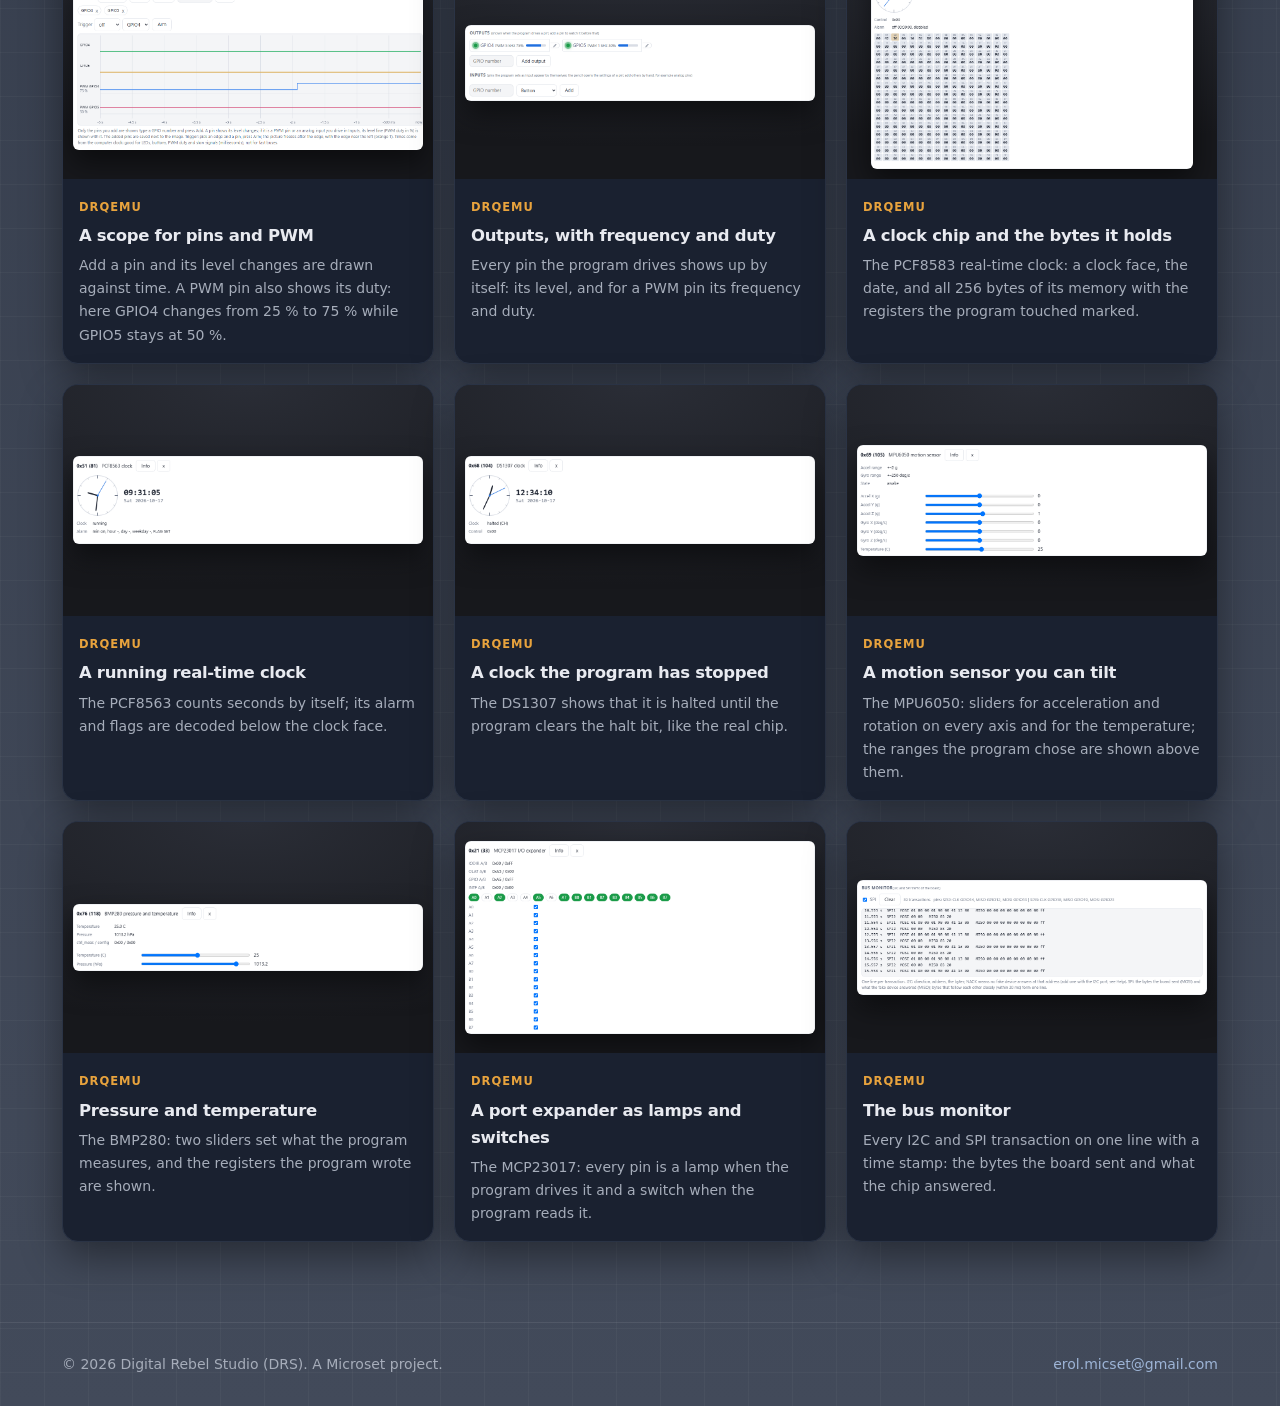
<file: DRSGallery.html>
<!DOCTYPE html>
<html lang="en">
<head>
<meta charset="utf-8">
<meta name="viewport" content="width=device-width, initial-scale=1">
<title>DRS Gallery · Digital Rebel Studio</title>
<link rel="canonical" href="https://erolmicset.github.io/DRSGallery.html">
<meta name="description" content="Screenshots of Digital Rebel Studio: alarms, users, history trends, gauges, charts, IP cameras, web reports, logic and the studio itself.">
<meta property="og:site_name" content="Digital Rebel Studio">
<meta property="og:type" content="website">
<meta property="og:title" content="DRS Gallery · Digital Rebel Studio">
<meta property="og:description" content="Screenshots of DRS: alarms, users, history trends, gauges, charts, IP cameras, web reports, logic and the studio itself.">
<meta property="og:url" content="https://erolmicset.github.io/DRSGallery.html">
<meta property="og:image" content="https://erolmicset.github.io/images/drs/ide-overview1.png">
<meta name="twitter:card" content="summary_large_image">
<meta name="twitter:title" content="DRS Gallery · Digital Rebel Studio">
<meta name="twitter:description" content="Screenshots of DRS: alarms, users, history trends, gauges, charts, IP cameras, web reports, logic and the studio itself.">
<meta name="twitter:image" content="https://erolmicset.github.io/images/drs/ide-overview1.png">
<meta name="theme-color" content="#0f1626">
<link rel="icon" type="image/png" href="images/drs-favicon.png">
<style>
/* DRS.html ile ayni tasarim tokenlari */
:root{
  --bg:#ffffff; --bg-alt:#f4f7fc; --card:#ffffff; --panel:#f8fafc;
  --text:#0d1424; --muted:#57617a; --faint:#8a93a8;
  --line:#e2e8f2;
  --accent:#2563eb; --amber:#d98613; --accent-ink:#ffffff;
  --shadow:0 1px 2px rgba(13,20,36,.05),0 10px 28px rgba(13,20,36,.07);
}
@media (prefers-color-scheme:dark){
  :root{
    --bg:#0a1020; --bg-alt:#0d1428; --card:#121b33; --panel:#0e1730;
    --text:#e9edf6; --muted:#9aa5bd; --faint:#6e7891;
    --line:#1f2b4a;
    --accent:#5b8cff; --amber:#e8a33d; --accent-ink:#06101f;
    --shadow:0 1px 2px rgba(0,0,0,.4),0 10px 28px rgba(0,0,0,.35);
  }
}
*{box-sizing:border-box}
@media (prefers-reduced-motion:reduce){*{animation:none!important;transition:none!important}}
body{margin:0;background:var(--bg);color:var(--text);
  font:16px/1.65 system-ui,-apple-system,"Segoe UI",Roboto,Helvetica,Arial,sans-serif;-webkit-font-smoothing:antialiased}
a{color:var(--accent);text-decoration:none}
a:hover{text-decoration:underline}
:focus-visible{outline:2px solid var(--accent);outline-offset:3px;border-radius:6px}
h1,h2,h3{letter-spacing:-.02em}
img{max-width:100%;height:auto;display:block}
.wrap{max-width:1200px;margin:0 auto;padding:0 22px}
@media(max-width:600px){.wrap{padding:0 16px}}

.devbar{background:linear-gradient(180deg,#f8dda6,#eab850);color:#3d2a06;
  font-size:13.5px;font-weight:600;text-align:center;padding:10px 20px;border-bottom:1px solid #d8a93f}

header.nav{position:sticky;top:0;z-index:30;background:color-mix(in srgb,var(--bg) 84%,transparent);
  backdrop-filter:blur(12px);border-bottom:1px solid var(--line)}
.nav .wrap{display:flex;align-items:center;justify-content:space-between;gap:18px;height:66px}
.brand{display:flex;align-items:center;gap:11px;font-weight:700;color:var(--text);white-space:nowrap}
.brand:hover{text-decoration:none}
.logo{width:38px;height:38px;object-fit:contain;flex:0 0 auto}
.nav nav{display:flex;gap:15px;align-items:center}
.nav nav a{color:var(--muted);font-size:15px;white-space:nowrap}
.nav nav a:hover{color:var(--text);text-decoration:none}

.head{padding:64px 0 28px;
  background:radial-gradient(1100px 380px at 50% -90px,color-mix(in srgb,var(--amber) 16%,transparent),transparent)}
.eyebrow{font-size:12.5px;font-weight:700;letter-spacing:1.5px;text-transform:uppercase;color:var(--amber);margin:0 0 10px}
h1{font-size:clamp(32px,5vw,50px);line-height:1.1;margin:0 0 14px}
.sub{color:var(--muted);max-width:720px;margin:0;font-size:17px}

/* filtre */
.filters{display:flex;flex-wrap:wrap;gap:9px;margin:30px 0 26px;padding:0;list-style:none}
.filters button{font:inherit;font-size:14px;font-weight:600;cursor:pointer;
  padding:8px 15px;border-radius:999px;border:1px solid var(--line);background:var(--card);color:var(--text)}
.filters button span{color:var(--faint);font-weight:500;margin-left:5px}
.filters button:hover{border-color:var(--amber)}
.filters button[aria-pressed="true"]{background:linear-gradient(180deg,#f0b357,#d98613);border-color:#c47a10;color:#1d1408}
.filters button[aria-pressed="true"] span{color:#4a3208}

/* galeri */
.gallery{display:grid;gap:20px;grid-template-columns:repeat(auto-fill,minmax(330px,1fr));margin-bottom:80px}
@media(max-width:400px){.gallery{grid-template-columns:1fr}}
.item{background:var(--card);border:1px solid var(--line);border-radius:16px;box-shadow:var(--shadow);animation:rise .6s cubic-bezier(.2,.7,.2,1) both;transition:transform .3s,box-shadow .3s;
  overflow:hidden;display:flex;flex-direction:column}
.item button{all:unset;cursor:zoom-in;position:relative;display:block;overflow:hidden;background:radial-gradient(500px 200px at 50% 0,#2a2d36,#17181c);aspect-ratio:16/10}
.item:hover{transform:translateY(-3px);box-shadow:0 2px 4px rgba(13,20,36,.08),0 18px 40px rgba(13,20,36,.18)}
@keyframes rise{from{opacity:0;transform:translateY(14px)}to{opacity:1;transform:none}}
.item button:focus-visible{outline:2px solid var(--accent);outline-offset:-2px}
.item img{position:absolute;inset:0;margin:auto;width:auto;height:auto;max-width:calc(100% - 20px);max-height:calc(100% - 20px);border-radius:6px;box-shadow:0 12px 28px rgba(0,0,0,.5);transition:transform .4s cubic-bezier(.2,.7,.2,1)}
.item button:hover img{transform:scale(1.02)}
.item .txt{padding:14px 16px 16px}
.item .cat{font-size:11.5px;font-weight:700;letter-spacing:1px;text-transform:uppercase;color:var(--amber)}
.item h3{margin:3px 0 5px;font-size:16.5px}
.item p{margin:0;color:var(--muted);font-size:14px}

/* buyuk gorunum */
dialog{border:0;padding:0;background:transparent;max-width:none;max-height:none;width:100vw;height:100vh;margin:0}
dialog::backdrop{background:rgba(5,9,18,.88)}
.lb{position:relative;width:100%;height:100%;display:flex;flex-direction:column;align-items:center;justify-content:center;padding:56px 70px 20px}
@media(max-width:700px){.lb{padding:52px 12px 16px}}
.lb img{max-width:100%;max-height:calc(100vh - 170px);width:auto;height:auto;border-radius:10px;box-shadow:0 20px 60px rgba(0,0,0,.6)}
.lb .cap{max-width:860px;text-align:center;color:#d8deea;margin-top:16px;font-size:15px}
.lb .cap b{display:block;color:#fff;font-size:17px;margin-bottom:3px}
.lb .count{position:absolute;top:18px;left:22px;color:#9aa5bd;font-size:13.5px;font-family:ui-monospace,Menlo,Consolas,monospace}
.lb button{font:inherit;cursor:pointer;border:1px solid rgba(255,255,255,.18);background:rgba(20,28,48,.8);color:#fff;
  width:44px;height:44px;border-radius:50%;display:grid;place-items:center;font-size:20px;line-height:1}
.lb button:hover{background:rgba(217,134,19,.9);border-color:transparent}
.lb .close{position:absolute;top:10px;right:14px}
.lb .prev,.lb .next{position:absolute;top:50%;transform:translateY(-50%)}
.lb .prev{left:14px}.lb .next{right:14px}
@media(max-width:700px){.lb .prev,.lb .next{top:auto;bottom:14px;transform:none}}

footer{border-top:1px solid var(--line);padding:30px 0;color:var(--muted);font-size:14px}
footer .wrap{display:flex;justify-content:space-between;gap:16px;flex-wrap:wrap}
</style>
<link rel="stylesheet" href="site.css">
</head>
<body>


<header class="nav">
  <div class="wrap">
    <a class="brand" href="index.html"><img class="logo" src="images/drs-logo.png" alt="" width="38" height="38"> Digital Rebel Studio</a>
    <nav aria-label="Primary">
      <a href="index.html">Home</a>
      <a href="DRS.html">DRS</a>
      <a href="DRS.html#operations">Operations</a>
      <a href="DRS.html#components">Components</a>
      <a href="drQEmu.html">drQEmu</a>
      <a href="PLC.html">PLC</a>
      <a href="Kantar.html">Kantar</a>
      <a href="DRS.html#contact">Contact</a>
      <a href="DRSDownload.html">Download</a>
    </nav>
  </div>
</header>

<main>
  <div class="head">
    <div class="wrap">
      <p class="eyebrow">Gallery</p>
      <h1>DRS at work</h1>
      <p class="sub">Real projects in the studio and in the running panel — no mock-ups. Pick a topic, click a picture to see it full size, and use the arrow keys to move on.</p>
    </div>
  </div>

  <div class="wrap">
    <ul class="filters" id="filters" aria-label="Filter by topic"></ul>
    <div class="gallery" id="gallery"></div>
  </div>
</main>

<dialog id="lightbox" aria-label="Screenshot">
  <div class="lb">
    <span class="count" id="lbCount"></span>
    <button class="close" id="lbClose" aria-label="Close">&#x2715;</button>
    <button class="prev" id="lbPrev" aria-label="Previous">&#x2039;</button>
    <img id="lbImg" alt="">
    <div class="cap" id="lbCap"></div>
    <button class="next" id="lbNext" aria-label="Next">&#x203A;</button>
  </div>
</dialog>

<footer>
  <div class="wrap">
    <span>© <span id="y">2026</span> Digital Rebel Studio (DRS). A Microset project.</span>
    <span><a href="mailto:erol.micset@gmail.com">erol.micset@gmail.com</a></span>
  </div>
</footer>

<script>
// Galerinin TEK kaynagi: yeni bir resim = bu listeye bir satir.
// Siralama = sayfadaki siralama. cat, asagidaki CATEGORIES'ten biri olmali.
const CATEGORIES = ["Operations", "Instruments", "Connectivity", "Data", "Logic", "Studio", "drQEmu"];
const SHOTS = [
  { file: "images/drs/alarms.png", cat: "Operations", w: 1236, h: 736,
    title: "Alarms from plain conditions",
    text: "Pressure above 100 raises an alarm, temperature above 80 another. The list colours them by kind, counts what is active and what still waits for a confirmation, and one button confirms them all." },
  { file: "images/drs/user-manager.png", cat: "Operations", w: 1143, h: 727,
    title: "Access set up on the canvas",
    text: "The user list, the groups and a lock for every protected button live in one box. Copy that box into another project and the whole access setup comes along." },
  { file: "images/drs/trend-history.png", cat: "Operations", w: 762, h: 792,
    title: "History across midnight",
    text: "The operator enters the days and pages through the hours with Prior and Next. The new day's date appears in its own colour on the axis and in the title." },
  { file: "images/drs/change-logger.png", cat: "Operations", w: 1080, h: 696,
    title: "Who changed what, and when",
    text: "A Change Logger sits next to the Plant table. A setpoint edit, a speed slider and a pump check box are each tied to a tag; at run time every change you make is recorded." },
  { file: "images/drs/user-access.png", cat: "Operations", w: 943, h: 636,
    title: "Users, groups and sub groups",
    text: "A user list with three users, groups GR1 to GR3 and a sub group drawn as boxes with user pictures. Type a name and a password and press Test User to check the login." },
  { file: "images/drs/trend-text.png", cat: "Operations", w: 943, h: 636,
    title: "A trend from a text file",
    text: "Start and end days, Zoom In, Zoom Out, Zoom All and Zoom Ignore buttons, Prior, Next and Now paging, and a time axis that names the day under it. The history comes from a CSV table." },
  { file: "images/drs/multi-language.png", cat: "Operations", w: 943, h: 636,
    title: "One panel, three languages",
    text: "English, Turkish and Bulgarian buttons switch the panel texts, including the alarm messages. Two alarms fire when the voltage passes 220 or the temperature passes 80." },
  { file: "images/drs/gauges.png", cat: "Instruments", w: 1168, h: 745,
    title: "Gauges that look like instruments",
    text: "A linear gauge bent into a pipe shape and a round dial, both following a live value. Shape, colours and scale are yours to set." },
  { file: "images/drs/charts.png", cat: "Instruments", w: 1168, h: 745,
    title: "Area, line, bar and pie charts",
    text: "Every point is a tag with its own value and colour. Change a value and the chart follows at once." },
  { file: "images/drs/path-pipe.png", cat: "Instruments", w: 1047, h: 764,
    title: "A pipe that fills along any outline",
    text: "Draw any shape and the fill runs along it — here the edge of a star fills to the percentage typed into the edit beside it." },
  { file: "images/drs/path-track.png", cat: "Instruments", w: 1047, h: 764,
    title: "Objects that travel along a path",
    text: "A marker moves around the star's outline as the percentage changes — a conveyor, a lift or a tank level, drawn the way it really runs." },
  { file: "images/drs/path-simple.png", cat: "Instruments", w: 1039, h: 696,
    title: "Pipes, valves and tanks as paths",
    text: "Pipe runs, tees, valves and tank shapes drawn as ordinary paths with a shadow effect. Each one can be filled, tracked or recoloured by a value." },
  { file: "images/drs/scope.png", cat: "Instruments", w: 943, h: 636,
    title: "A five-channel scope",
    text: "A black scope face with a green grid, a time axis in milliseconds and five coloured channel markers, each ready to be wired to a tag." },
  { file: "images/drs/svg-features.png", cat: "Instruments", w: 943, h: 636,
    title: "SVG artwork that reacts",
    text: "A drawn tank, valve, fan and status light made from SVG, with a NORMAL lamp and a percentage label. An edit and two tags drive the level and the text." },
  { file: "images/drs/ip-camera.png", cat: "Connectivity", w: 1322, h: 696,
    title: "Four cameras on one panel",
    text: "A phone camera over Wi-Fi, a stream camera and two network cameras side by side. The pictures appear when the panel runs, and each camera reconnects on its own after a drop." },
  { file: "images/drs/http-report.png", cat: "Connectivity", w: 1168, h: 745,
    title: "The report, straight to a browser",
    text: "The panel serves its own report as a web page: open the address in any browser and the report arrives with its live gauge — no separate web server." },
  { file: "images/drs/modbus-tag-import.png", cat: "Connectivity", w: 633, h: 436,
    title: "The address map, generated",
    text: "PLC names and addresses come in, templates turn them into tags, and the dialog lists what will be added, updated or skipped before anything changes." },
  { file: "images/drs/modbus-tag-map.png", cat: "Connectivity", w: 557, h: 419,
    title: "What sits where",
    text: "Every register space side by side, with multi-register values shown across their addresses. Overlaps are visible instead of mysterious." },
  { file: "images/drs/protocol-dump.png", cat: "Connectivity", w: 406, h: 136,
    title: "Bytes with a timestamp",
    text: "Every frame in and out, raw and decoded, while the panel keeps running — the first place to look when a device does not answer." },
  { file: "images/drs/bt-classic.png", cat: "Connectivity", w: 943, h: 636,
    title: "Classic Bluetooth in two rungs",
    text: "A Classic Bluetooth port, an edit with a Send button and a Received label. One rung writes the edit to the port; another shows what arrives." },
  { file: "images/drs/bt-le.png", cat: "Connectivity", w: 943, h: 636,
    title: "Bluetooth Low Energy",
    text: "The same two rungs with a BLE port: send the edit text, show what comes back. Nothing but the port changes." },
  { file: "images/drs/bt-le-esp32.png", cat: "Connectivity", w: 943, h: 636,
    title: "Talking to an ESP32 over BLE",
    text: "The edit already holds HELLO-ESP; press Send and the text goes to the ESP32 board over Bluetooth Low Energy, with the reply in the Received label." },
  { file: "images/drs/lz-ble.png", cat: "Connectivity", w: 889, h: 662,
    title: "LZ over Bluetooth Low Energy",
    text: "An addressless LZ client with a Led, a Button and an Analog tag, linked to an ESP32 over BLE. A board LED button, the BOOT button state and a 0 to 4095 dial show the board live." },
  { file: "images/drs/lz-serial.png", cat: "Connectivity", w: 889, h: 662,
    title: "The same board over a serial port",
    text: "The same LZ panel on COM2 at 115200. Only the port component changed; the tags, the LED button and the dial stay as they were." },
  { file: "images/drs/modbus-serial.png", cat: "Connectivity", w: 889, h: 662,
    title: "ModBus ASCII over a serial line",
    text: "A ModBus master with two tags, each tied to an edit. The master talks over a serial port, so the panel reads and writes the registers directly." },
  { file: "images/drs/modbus-tcp-udp.png", cat: "Connectivity", w: 889, h: 662,
    title: "ModBus over the network",
    text: "The same master and tags as the serial project; the line is a network connection instead of a serial port. Swap the port component and the panel stays the same." },
  { file: "images/drs/mqtt.png", cat: "Connectivity", w: 1023, h: 661,
    title: "An MQTT client and its broker",
    text: "Two tags follow the topics home/room1/temperature and home/room1/humidity on a local broker. A rung starts the broker when it is not running." },
  { file: "images/drs/opc-ua.png", cat: "Connectivity", w: 1023, h: 661,
    title: "An OPC UA client with every basic type",
    text: "Boolean, integers of every size, Single, Double, Currency, DateTime, String and a counter are read from an OPC UA server, each into its own edit." },
  { file: "images/drs/remote-control.png", cat: "Connectivity", w: 943, h: 636,
    title: "Drive the panel from a browser",
    text: "A Remote Control server with a Server Active lamp and a Web Client button. Open the address in any browser and the panel is on the screen, clicks included." },
  { file: "images/drs/database-csv.png", cat: "Data", w: 943, h: 636,
    title: "A CSV table as a database",
    text: "A table with three columns, two edits tied to its fields and Prior and Next buttons to walk through the rows." },
  { file: "images/drs/database-firebird.png", cat: "Data", w: 943, h: 636,
    title: "A Firebird database and a query",
    text: "A database and a query component feed four tags. Prior, Post and Next move through the records and save the changes." },
  { file: "images/drs/db-grid.png", cat: "Data", w: 943, h: 636,
    title: "A grid that follows the table",
    text: "Two edits and a banded grid are tied to the same table. The grid repeats its band for every record and moves with Prior and Next." },
  { file: "images/drs/report-csv.png", cat: "Data", w: 943, h: 636,
    title: "A report on a CSV table",
    text: "A data band over a CSV table prints each record as a line of text with its fields. The report is drawn on the same canvas as the rest of the panel." },
  { file: "images/drs/printer.png", cat: "Data", w: 1080, h: 696,
    title: "Receipts and labels",
    text: "A printer component with text, a barcode and a QR code on a label, a Print button and a Preview HTML button. The printer here is a Bluetooth one." },
  { file: "images/drs/dll-loader.png", cat: "Logic", w: 1168, h: 745,
    title: "Your own library, in blocks and scripts",
    text: "Functions from your own compiled library — Sum, Average, a counter — called from a rung block and from a script, with both results side by side." },
  { file: "images/drs/ide-block-editor.png", cat: "Logic", w: 318, h: 439,
    title: "Logic you can read",
    text: "Assignments, brackets, operators and method calls as chips on a rung. Each element offers only what may legally go inside it." },
  { file: "images/drs/ide-method-picker.png", cat: "Logic", w: 435, h: 490,
    title: "Pick a method, don't guess it",
    text: "Choose a target and see its real methods with parameter names and types; the call is filled in for you." },
  { file: "images/drs/ide-scheme-tree.png", cat: "Logic", w: 269, h: 548,
    title: "Every chip is a real object",
    text: "The same rung seen in the object tree: each part can be selected, edited and reached by name." },
  { file: "images/drs/sys-cmd.png", cat: "Logic", w: 943, h: 636,
    title: "Run a system command from a rung",
    text: "A CASE on the operating system name: on Windows the rung runs dir with its output shown in a label; the Linux branch is a block of its own." },
  { file: "images/drs/ide-overview1.png", cat: "Studio", w: 1145, h: 725,
    title: "Every tool in one window",
    text: "Projects and file commands, the canvas, the object tree, messages and properties — the numbers are explained on the home page." },
  { file: "images/drs/ide-toolbox.png", cat: "Studio", w: 204, h: 651,
    title: "The toolbox",
    text: "90 components in 14 categories, each with its own icon, ready to drop onto the canvas." },
  { file: "images/drs/ide-property-editor.png", cat: "Studio", w: 305, h: 557,
    title: "Properties, changed in place",
    text: "Nested settings open where they are; colours, shapes and files get their own editors, and every change can be undone." },
  { file: "images/drs/report-designer.png", cat: "Studio", w: 846, h: 630,
    title: "A banded report designer",
    text: "Headers, data bands, detail bands and footers, with ordinary components such as a gauge or a QR code placed inside them." },
  { file: "images/drs/dialog.png", cat: "Studio", w: 889, h: 662,
    title: "Dialogs drawn like everything else",
    text: "A button opens a dialog form with a frame, a title and a close button, all ordinary components. The object tree on the right shows each one." },
  { file: "images/drqemu/lvgl-interface.png", cat: "drQEmu", w: 1100, h: 949,
    title: "A touch screen drawn by LVGL",
    text: "A program that uses the LVGL library draws its screen on an ILI9341 display, 240 x 320. In the Interface tab the screen sits next to the serial monitor, where the program reports its frames." },
  { file: "images/drqemu/lvgl-lab.png", cat: "drQEmu", w: 1100, h: 837,
    title: "The chips of the program",
    text: "The Lab tab keeps a card for every chip the program talks to. The LVGL screen is shown live, with the controller, the size and the number of pixels the program has written." },
  { file: "images/drqemu/board.png", cat: "drQEmu", w: 1100, h: 1032,
    title: "The board and the program",
    text: "The Board tab starts, stops and resets the board and shows what the image holds: the chip, the flash, the partitions, the build and the ESP-IDF version." },
  { file: "images/drqemu/lcd1602.png", cat: "drQEmu", w: 1109, h: 470,
    title: "A text display on the I2C bus",
    text: "A 16 x 2 HD44780 display on an I2C backpack. The program writes two lines and a custom character; the card shows the screen as it would look, with its mode, display and backlight state." },
  { file: "images/drqemu/keypad-lcd.png", cat: "drQEmu", w: 1109, h: 786,
    title: "A keypad and a parallel display",
    text: "A 4 x 3 matrix keypad on seven pins and an HD44780 display on six pins. Click a key and the program sees it pressed; the display shows the text the program writes." },
  { file: "images/drqemu/dht-ds18b20.png", cat: "drQEmu", w: 1109, h: 800,
    title: "Temperature and humidity sensors",
    text: "A DHT22, a DS18B20 and a DHT11 on one pin each. The sliders set the values the program reads, and the chips answer with the timing the real ones use." },
  { file: "images/drqemu/max7219.png", cat: "drQEmu", w: 1079, h: 252,
    title: "An LED matrix driver on SPI",
    text: "Two chained MAX7219 chips with their intensity and the dots the program switched on." },
  { file: "images/drqemu/scope-pwm.png", cat: "drQEmu", w: 1109, h: 549,
    title: "A scope for pins and PWM",
    text: "Add a pin and its level changes are drawn against time. A PWM pin also shows its duty: here GPIO4 changes from 25 % to 75 % while GPIO5 stays at 50 %." },
  { file: "images/drqemu/outputs-pwm.png", cat: "drQEmu", w: 1124, h: 242,
    title: "Outputs, with frequency and duty",
    text: "Every pin the program drives shows up by itself: its level, and for a PWM pin its frequency and duty." },
  { file: "images/drqemu/clock-pcf8583.png", cat: "drQEmu", w: 1079, h: 709,
    title: "A clock chip and the bytes it holds",
    text: "The PCF8583 real-time clock: a clock face, the date, and all 256 bytes of its memory with the registers the program touched marked." },
  { file: "images/drqemu/clock-pcf8563.png", cat: "drQEmu", w: 1094, h: 274,
    title: "A running real-time clock",
    text: "The PCF8563 counts seconds by itself; its alarm and flags are decoded below the clock face." },
  { file: "images/drqemu/clock-ds1307.png", cat: "drQEmu", w: 1094, h: 274,
    title: "A clock the program has stopped",
    text: "The DS1307 shows that it is halted until the program clears the halt bit, like the real chip." },
  { file: "images/drqemu/mpu6050.png", cat: "drQEmu", w: 1094, h: 347,
    title: "A motion sensor you can tilt",
    text: "The MPU6050: sliders for acceleration and rotation on every axis and for the temperature; the ranges the program chose are shown above them." },
  { file: "images/drqemu/bmp280.png", cat: "drQEmu", w: 1094, h: 208,
    title: "Pressure and temperature",
    text: "The BMP280: two sliders set what the program measures, and the registers the program wrote are shown." },
  { file: "images/drqemu/mcp23017.png", cat: "drQEmu", w: 1094, h: 601,
    title: "A port expander as lamps and switches",
    text: "The MCP23017: every pin is a lamp when the program drives it and a switch when the program reads it." },
  { file: "images/drqemu/bus-monitor.png", cat: "drQEmu", w: 1124, h: 371,
    title: "The bus monitor",
    text: "Every I2C and SPI transaction on one line with a time stamp: the bytes the board sent and what the chip answered." }
];

const gallery = document.getElementById("gallery");
const filters = document.getElementById("filters");
const lightbox = document.getElementById("lightbox");
const lbImg = document.getElementById("lbImg");
const lbCap = document.getElementById("lbCap");
const lbCount = document.getElementById("lbCount");
let current = "All";
let visible = [];
let index = 0;

function esc(s){ return s.replace(/[&<>"]/g, c => ({ "&":"&amp;", "<":"&lt;", ">":"&gt;", '"':"&quot;" }[c])); }
const TERMS = /(?<![\w-])(Modbus RTU|Modbus TCP|Modbus ASCII|ModBus|Modbus|OPC UA|MQTT|ONVIF|RTSP|HTTPS|HTTP|TCP|UDP|Bluetooth Low Energy|Bluetooth Classic|Bluetooth LE|BLE|Firebird|PostgreSQL|MySQL|SQL Server|CSV|PDF|XLSX|DOCX|HTML|JavaScript|SVG|QR|ESP32|GPIO|Designer|Runner|Remote Control|Change Logger|LZ|DRS|COM2|SVG)(?![\w-])/g;
function tx(s){ return esc(s).replace(TERMS, '<span translate="no" class="notranslate">$1</span>'); }

function buildFilters(){
  const names = ["All", ...CATEGORIES.filter(c => SHOTS.some(s => s.cat === c))];
  filters.innerHTML = names.map(n => {
    const count = n === "All" ? SHOTS.length : SHOTS.filter(s => s.cat === n).length;
    return `<li><button type="button" data-cat="${esc(n)}" aria-pressed="${n === current}">${esc(n)}<span>${count}</span></button></li>`;
  }).join("");
}

function render(){
  visible = SHOTS.filter(s => current === "All" || s.cat === current);
  gallery.innerHTML = visible.map((s, i) => `
    <figure class="item" style="margin:0">
      <button type="button" data-i="${i}" aria-label="Open full size: ${esc(s.title)}">
        <img src="${esc(s.file)}" alt="${esc(s.title)}" width="${s.w}" height="${s.h}" loading="lazy">
      </button>
      <figcaption class="txt">
        <span class="cat">${esc(s.cat)}</span>
        <h3>${tx(s.title)}</h3>
        <p>${tx(s.text)}</p>
      </figcaption>
    </figure>`).join("");
}

function show(i){
  index = (i + visible.length) % visible.length;
  const s = visible[index];
  lbImg.src = s.file;
  lbImg.alt = s.title;
  lbCap.innerHTML = `<b>${tx(s.title)}</b>${tx(s.text)}`;
  lbCount.textContent = `${index + 1} / ${visible.length}`;
}

filters.addEventListener("click", e => {
  const b = e.target.closest("button"); if (!b) return;
  current = b.dataset.cat;
  buildFilters(); render();
  try { history.replaceState(null, "", current === "All" ? location.pathname : "#" + encodeURIComponent(current)); } catch (_) {}
});
gallery.addEventListener("click", e => {
  const b = e.target.closest("button[data-i]"); if (!b) return;
  show(+b.dataset.i);
  lightbox.showModal();
});
document.getElementById("lbClose").onclick = () => lightbox.close();
document.getElementById("lbPrev").onclick = () => show(index - 1);
document.getElementById("lbNext").onclick = () => show(index + 1);
lightbox.addEventListener("click", e => { if (e.target === lightbox || e.target.classList.contains("lb")) lightbox.close(); });
lightbox.addEventListener("keydown", e => {
  if (e.key === "ArrowLeft") show(index - 1);
  else if (e.key === "ArrowRight") show(index + 1);
});

// Adres satirindaki #Kategori ile acilis (ana sayfadaki baglantilar icin)
const fromHash = decodeURIComponent(location.hash.slice(1));
if (CATEGORIES.includes(fromHash)) current = fromHash;
buildFilters(); render();
document.getElementById("y").textContent = new Date().getFullYear();
</script>
</body>
</html>
</file>
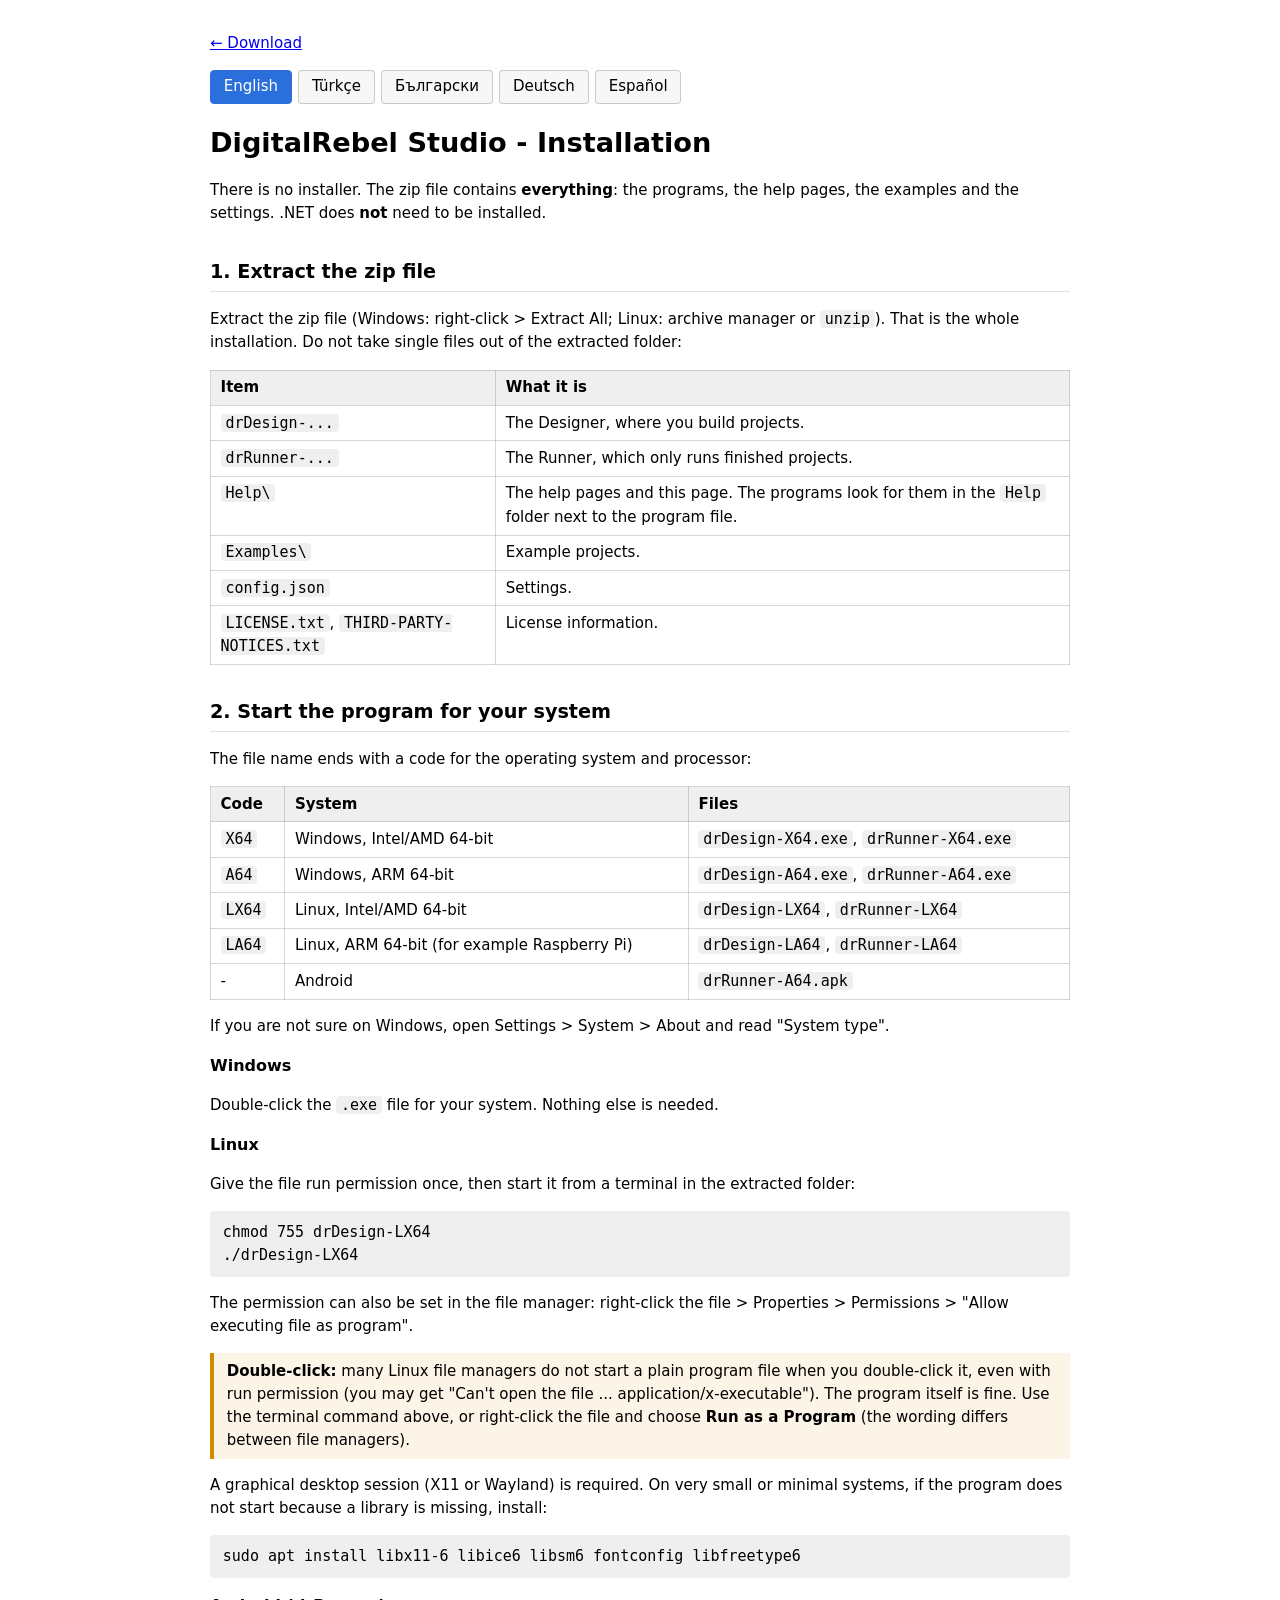
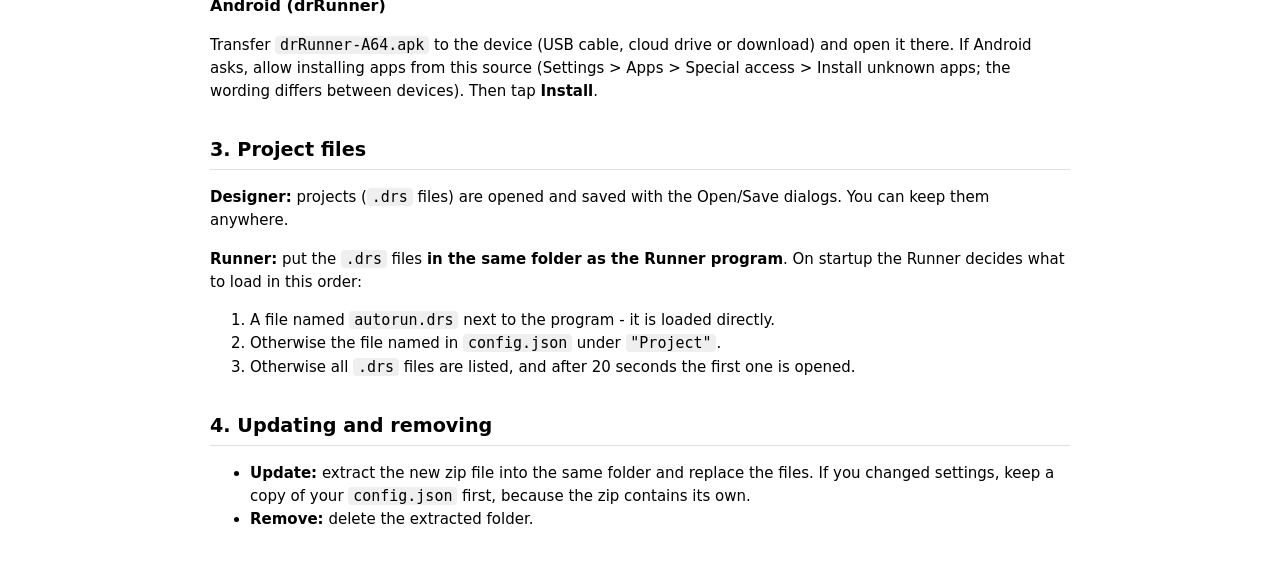
<file: DRSInstall.html>
<!DOCTYPE html>
<html lang="en">
<head>
<meta charset="utf-8">
<meta name="viewport" content="width=device-width, initial-scale=1">
<title>Install DRS · Free HMI and SCADA for ESP32, Arduino, Modbus and MQTT · Digital Rebel Studio</title>
<link rel="canonical" href="https://erolmicset.github.io/DRSInstall.html">
<meta name="description" content="How to install and set up DRS (Digital Rebel Studio), the free HMI and SCADA studio for ESP32, Arduino, Atmel AVR, PIC, Raspberry Pi, Radxa and LattePanda boards. Download the zip, extract it and start the Designer or the Runner on Windows, Linux or Android. Connect your boards over serial, TCP, Bluetooth, MQTT or Modbus. Install guide in English, Turkish, Bulgarian, German and Spanish.">
<meta property="og:site_name" content="Digital Rebel Studio">
<meta property="og:type" content="website">
<meta property="og:title" content="Install DRS · Free HMI and SCADA for ESP32, Arduino, Modbus and MQTT · Digital Rebel Studio">
<meta property="og:description" content="Install the free HMI and SCADA studio DRS: extract the zip, start the Designer or the Runner on Windows, Linux or Android, and link your ESP32, Arduino or PIC boards over serial, TCP, Bluetooth, MQTT or Modbus.">
<meta property="og:url" content="https://erolmicset.github.io/DRSInstall.html">
<meta property="og:image" content="https://erolmicset.github.io/images/drs/ide-overview1.png">
<meta name="twitter:card" content="summary_large_image">
<meta name="twitter:title" content="Install DRS · Free HMI and SCADA for ESP32, Arduino, Modbus and MQTT · Digital Rebel Studio">
<meta name="twitter:description" content="Install the free HMI and SCADA studio DRS: extract the zip, start the Designer or the Runner on Windows, Linux or Android, and link your ESP32, Arduino or PIC boards over serial, TCP, Bluetooth, MQTT or Modbus.">
<meta name="twitter:image" content="https://erolmicset.github.io/images/drs/ide-overview1.png">
<script type="application/ld+json">{"@context":"https://schema.org","@graph":[{"@type":"SoftwareApplication","name":"DRS (Digital Rebel Studio)","applicationCategory":"DeveloperApplication","operatingSystem":"Windows, Linux, Android","description":"A free visual studio for HMI, SCADA and IoT panels for ESP32, Arduino, AVR, PIC and Raspberry Pi boards, over serial, TCP, Bluetooth, MQTT or Modbus.","url":"https://erolmicset.github.io/DRS.html","downloadUrl":"https://erolmicset.github.io/DRSDownload.html","offers":{"@type":"Offer","price":"0","priceCurrency":"USD"},"author":{"@type":"Organization","name":"Digital Rebel Studio","url":"https://erolmicset.github.io/"}},{"@type":"HowTo","name":"How to install DRS (free HMI and SCADA studio)","step":[{"@type":"HowToStep","name":"Download","text":"Download the DRS zip file from the download page."},{"@type":"HowToStep","name":"Extract","text":"Extract the whole zip file into a folder. It contains the programs, the help pages, the examples and the settings."},{"@type":"HowToStep","name":"Start","text":"Start the Designer or the Runner file for your system: Windows (X64 or A64), Linux (LX64 or LA64) or Android (APK)."}]}]}</script>
<meta name="theme-color" content="#0f1626">
<link rel="icon" type="image/png" href="images/drs-favicon.png">
<style>
  :root { color-scheme: light dark; }
  body { font: 15px/1.55 "Segoe UI", system-ui, sans-serif; max-width: 860px; margin: 2rem auto; padding: 0 1rem; }
  h1 { font-size: 1.7rem; margin-bottom: .2rem; }
  h2 { font-size: 1.2rem; margin-top: 2rem; border-bottom: 1px solid #8884; padding-bottom: .25rem; }
  h3 { font-size: 1rem; margin-bottom: .2rem; }
  table { border-collapse: collapse; width: 100%; margin: .6rem 0; }
  th, td { text-align: left; padding: .35rem .6rem; border: 1px solid #8885; vertical-align: top; }
  th { background: #8882; }
  code, pre { font-family: Consolas, "DejaVu Sans Mono", monospace; background: #8882; border-radius: 4px; }
  code { padding: 0 .3rem; }
  pre { padding: .6rem .8rem; overflow-x: auto; }
  .note { border-left: 4px solid #d08a00; background: #d08a0018; padding: .4rem .8rem; margin: .8rem 0; }
  .langbar { display: none; gap: .4rem; flex-wrap: wrap; margin-bottom: 1rem; }
  .langbar button { font: inherit; padding: .25rem .8rem; border: 1px solid #8886; border-radius: 4px; background: #8881; color: inherit; cursor: pointer; }
  .langbar button.on { background: #2a6fdb; color: #fff; border-color: #2a6fdb; }
  body.js .langbar { display: flex; }
  body.js .lang { display: none; }
  body.js .lang.on { display: block; }
  .lang + .lang { margin-top: 3rem; border-top: 2px solid #8884; padding-top: 1rem; }
  body.js .lang + .lang { margin-top: 0; border-top: 0; padding-top: 0; }
</style>
</head>
<body>

<p><a href="DRSDownload.html">&larr; Download</a></p>
<div class="langbar" id="langbar">
  <button data-lang="en">English</button>
  <button data-lang="tr">Türkçe</button>
  <button data-lang="bg">Български</button>
  <button data-lang="de">Deutsch</button>
  <button data-lang="es">Español</button>
</div>

<!-- ================= ENGLISH ================= -->
<div class="lang" id="en" lang="en">
<h1>DigitalRebel Studio - Installation</h1>
<p>There is no installer. The zip file contains <b>everything</b>: the programs, the help pages, the examples and the settings.
.NET does <b>not</b> need to be installed.</p>

<h2>1. Extract the zip file</h2>
<p>Extract the zip file (Windows: right-click &gt; Extract All; Linux: archive manager or <code>unzip</code>). That is the whole installation. Do not take single files out of the extracted folder:</p>
<table>
  <tr><th>Item</th><th>What it is</th></tr>
  <tr><td><code>drDesign-...</code></td><td>The Designer, where you build projects.</td></tr>
  <tr><td><code>drRunner-...</code></td><td>The Runner, which only runs finished projects.</td></tr>
  <tr><td><code>Help\</code></td><td>The help pages and this page. The programs look for them in the <code>Help</code> folder next to the program file.</td></tr>
  <tr><td><code>Examples\</code></td><td>Example projects.</td></tr>
  <tr><td><code>config.json</code></td><td>Settings.</td></tr>
  <tr><td><code>LICENSE.txt</code>, <code>THIRD-PARTY-NOTICES.txt</code></td><td>License information.</td></tr>
</table>

<h2>2. Start the program for your system</h2>
<p>The file name ends with a code for the operating system and processor:</p>
<table>
  <tr><th>Code</th><th>System</th><th>Files</th></tr>
  <tr><td><code>X64</code></td><td>Windows, Intel/AMD 64-bit</td><td><code>drDesign-X64.exe</code>, <code>drRunner-X64.exe</code></td></tr>
  <tr><td><code>A64</code></td><td>Windows, ARM 64-bit</td><td><code>drDesign-A64.exe</code>, <code>drRunner-A64.exe</code></td></tr>
  <tr><td><code>LX64</code></td><td>Linux, Intel/AMD 64-bit</td><td><code>drDesign-LX64</code>, <code>drRunner-LX64</code></td></tr>
  <tr><td><code>LA64</code></td><td>Linux, ARM 64-bit (for example Raspberry Pi)</td><td><code>drDesign-LA64</code>, <code>drRunner-LA64</code></td></tr>
  <tr><td>-</td><td>Android</td><td><code>drRunner-A64.apk</code></td></tr>
</table>
<p>If you are not sure on Windows, open Settings &gt; System &gt; About and read "System type".</p>

<h3>Windows</h3>
<p>Double-click the <code>.exe</code> file for your system. Nothing else is needed.</p>

<h3>Linux</h3>
<p>Give the file run permission once, then start it from a terminal in the extracted folder:</p>
<pre>chmod 755 drDesign-LX64
./drDesign-LX64</pre>
<p>The permission can also be set in the file manager: right-click the file &gt; Properties &gt; Permissions &gt; "Allow executing file as program".</p>
<div class="note">
  <b>Double-click:</b> many Linux file managers do not start a plain program file when you double-click it, even with run permission
  (you may get "Can't open the file ... application/x-executable"). The program itself is fine. Use the terminal command above,
  or right-click the file and choose <b>Run as a Program</b> (the wording differs between file managers).
</div>
<p>A graphical desktop session (X11 or Wayland) is required. On very small or minimal systems, if the program does not start because a library is missing, install:</p>
<pre>sudo apt install libx11-6 libice6 libsm6 fontconfig libfreetype6</pre>

<h3>Android (drRunner)</h3>
<p>Transfer <code>drRunner-A64.apk</code> to the device (USB cable, cloud drive or download) and open it there. If Android asks, allow installing apps from this source
(Settings &gt; Apps &gt; Special access &gt; Install unknown apps; the wording differs between devices). Then tap <b>Install</b>.</p>

<h2>3. Project files</h2>
<p><b>Designer:</b> projects (<code>.drs</code> files) are opened and saved with the Open/Save dialogs. You can keep them anywhere.</p>
<p><b>Runner:</b> put the <code>.drs</code> files <b>in the same folder as the Runner program</b>. On startup the Runner decides what to load in this order:</p>
<ol>
  <li>A file named <code>autorun.drs</code> next to the program - it is loaded directly.</li>
  <li>Otherwise the file named in <code>config.json</code> under <code>"Project"</code>.</li>
  <li>Otherwise all <code>.drs</code> files are listed, and after 20 seconds the first one is opened.</li>
</ol>

<h2>4. Updating and removing</h2>
<ul>
  <li><b>Update:</b> extract the new zip file into the same folder and replace the files. If you changed settings, keep a copy of your <code>config.json</code> first, because the zip contains its own.</li>
  <li><b>Remove:</b> delete the extracted folder.</li>
</ul>
</div>

<!-- ================= TÜRKÇE ================= -->
<div class="lang" id="tr" lang="tr">
<h1>DigitalRebel Studio - Kurulum</h1>
<p>Kurulum programı yoktur. Zip dosyasının içinde <b>her şey</b> var: programlar, yardım sayfaları, örnekler ve ayarlar.
.NET kurulu olması <b>gerekmez</b>.</p>

<h2>1. Zip dosyasını çıkarın</h2>
<p>Zip dosyasını çıkarın (Windows: sağ tık &gt; Tümünü ayıkla; Linux: arşiv yöneticisi ya da <code>unzip</code>). Kurulum bundan ibarettir. Çıkan klasörden tek tek dosya almayın:</p>
<table>
  <tr><th>Öğe</th><th>Ne olduğu</th></tr>
  <tr><td><code>drDesign-...</code></td><td>Tasarımcı, projeleri onunla yaparsınız.</td></tr>
  <tr><td><code>drRunner-...</code></td><td>Runner, yalnızca bitmiş projeleri çalıştırır.</td></tr>
  <tr><td><code>Help\</code></td><td>Yardım sayfaları ve bu sayfa. Programlar bunları program dosyasının yanındaki <code>Help</code> klasöründe arar.</td></tr>
  <tr><td><code>Examples\</code></td><td>Örnek projeler.</td></tr>
  <tr><td><code>config.json</code></td><td>Ayarlar.</td></tr>
  <tr><td><code>LICENSE.txt</code>, <code>THIRD-PARTY-NOTICES.txt</code></td><td>Lisans bilgileri.</td></tr>
</table>

<h2>2. Sisteminize uygun programı başlatın</h2>
<p>Dosya adının sonundaki kod işletim sistemini ve işlemciyi gösterir:</p>
<table>
  <tr><th>Kod</th><th>Sistem</th><th>Dosyalar</th></tr>
  <tr><td><code>X64</code></td><td>Windows, Intel/AMD 64 bit</td><td><code>drDesign-X64.exe</code>, <code>drRunner-X64.exe</code></td></tr>
  <tr><td><code>A64</code></td><td>Windows, ARM 64 bit</td><td><code>drDesign-A64.exe</code>, <code>drRunner-A64.exe</code></td></tr>
  <tr><td><code>LX64</code></td><td>Linux, Intel/AMD 64 bit</td><td><code>drDesign-LX64</code>, <code>drRunner-LX64</code></td></tr>
  <tr><td><code>LA64</code></td><td>Linux, ARM 64 bit (örneğin Raspberry Pi)</td><td><code>drDesign-LA64</code>, <code>drRunner-LA64</code></td></tr>
  <tr><td>-</td><td>Android</td><td><code>drRunner-A64.apk</code></td></tr>
</table>
<p>Windows'ta emin değilseniz Ayarlar &gt; Sistem &gt; Hakkında bölümündeki "Sistem türü" satırına bakın.</p>

<h3>Windows</h3>
<p>Sisteminize uyan <code>.exe</code> dosyasına çift tıklayın. Başka bir şey gerekmez.</p>

<h3>Linux</h3>
<p>Dosyaya bir kez çalıştırma izni verin, sonra çıkardığınız klasörde bir terminalden başlatın:</p>
<pre>chmod 755 drDesign-LX64
./drDesign-LX64</pre>
<p>İzin dosya yöneticisinden de verilebilir: dosyaya sağ tık &gt; Özellikler &gt; İzinler &gt; "Dosyayı program olarak çalıştırmaya izin ver" (İngilizce: "Allow executing file as program").</p>
<div class="note">
  <b>Çift tıklama:</b> birçok Linux dosya yöneticisi, çalıştırma izni olsa bile düz bir program dosyasına çift tıklanınca onu başlatmaz
  ("Dosya açılamıyor ... application/x-executable" gibi bir ileti çıkabilir). Program bozuk değildir. Yukarıdaki terminal komutunu kullanın
  ya da dosyaya sağ tıklayıp <b>Run as a Program</b> (Program olarak çalıştır) seçeneğini seçin (adı dosya yöneticisine göre değişir).
</div>
<p>Grafik masaüstü oturumu (X11 veya Wayland) gerekir. Çok küçük ya da asgari sistemlerde bir kitaplık eksik olduğu için program başlamazsa şunu kurun:</p>
<pre>sudo apt install libx11-6 libice6 libsm6 fontconfig libfreetype6</pre>

<h3>Android (drRunner)</h3>
<p><code>drRunner-A64.apk</code> dosyasını cihaza aktarın (USB kablo, bulut sürücü ya da indirme) ve orada açın. Android sorarsa bu kaynaktan uygulama kurulmasına izin verin
(Ayarlar &gt; Uygulamalar &gt; Özel erişim &gt; Bilinmeyen uygulamaları yükle; adı cihaza göre değişir). Sonra <b>Yükle</b>'ye dokunun.</p>

<h2>3. Proje dosyaları</h2>
<p><b>Tasarımcı:</b> projeler (<code>.drs</code> dosyaları) Aç/Kaydet diyaloglarıyla açılır ve kaydedilir. İstediğiniz yerde tutabilirsiniz.</p>
<p><b>Runner:</b> <code>.drs</code> dosyalarını <b>Runner programıyla aynı klasöre</b> koyun. Başlangıçta Runner neyi yükleyeceğine şu sırayla karar verir:</p>
<ol>
  <li>Program dosyasının yanındaki <code>autorun.drs</code> adlı dosya - doğrudan yüklenir.</li>
  <li>Yoksa <code>config.json</code> içinde <code>"Project"</code> altında adı yazılı dosya.</li>
  <li>O da yoksa tüm <code>.drs</code> dosyaları listelenir ve 20 saniye sonra ilki açılır.</li>
</ol>

<h2>4. Güncelleme ve kaldırma</h2>
<ul>
  <li><b>Güncelleme:</b> yeni zip dosyasını aynı klasöre çıkarıp dosyaları değiştirin. Ayarları değiştirdiyseniz önce <code>config.json</code>'un bir kopyasını alın, çünkü zip kendi <code>config.json</code>'unu getirir.</li>
  <li><b>Kaldırma:</b> çıkardığınız klasörü silin.</li>
</ul>
</div>

<!-- ================= БЪЛГАРСКИ ================= -->
<div class="lang" id="bg" lang="bg">
<h1>DigitalRebel Studio - Инсталиране</h1>
<p>Няма инсталатор. Zip файлът съдържа <b>всичко</b>: програмите, помощните страници, примерите и настройките.
Не е нужно да е инсталиран .NET.</p>

<h2>1. Разархивирайте zip файла</h2>
<p>Разархивирайте zip файла (Windows: десен бутон &gt; Extract All; Linux: архиватор или <code>unzip</code>). Това е цялото инсталиране. Не изваждайте отделни файлове от получената папка:</p>
<table>
  <tr><th>Елемент</th><th>Какво е</th></tr>
  <tr><td><code>drDesign-...</code></td><td>Дизайнерът, в който създавате проектите.</td></tr>
  <tr><td><code>drRunner-...</code></td><td>Runner, който само изпълнява готови проекти.</td></tr>
  <tr><td><code>Help\</code></td><td>Помощните страници и тази страница. Програмите ги търсят в папката <code>Help</code> до програмния файл.</td></tr>
  <tr><td><code>Examples\</code></td><td>Примерни проекти.</td></tr>
  <tr><td><code>config.json</code></td><td>Настройки.</td></tr>
  <tr><td><code>LICENSE.txt</code>, <code>THIRD-PARTY-NOTICES.txt</code></td><td>Лицензна информация.</td></tr>
</table>

<h2>2. Стартирайте програмата за вашата система</h2>
<p>Краят на името на файла е код за операционната система и процесора:</p>
<table>
  <tr><th>Код</th><th>Система</th><th>Файлове</th></tr>
  <tr><td><code>X64</code></td><td>Windows, Intel/AMD 64-bit</td><td><code>drDesign-X64.exe</code>, <code>drRunner-X64.exe</code></td></tr>
  <tr><td><code>A64</code></td><td>Windows, ARM 64-bit</td><td><code>drDesign-A64.exe</code>, <code>drRunner-A64.exe</code></td></tr>
  <tr><td><code>LX64</code></td><td>Linux, Intel/AMD 64-bit</td><td><code>drDesign-LX64</code>, <code>drRunner-LX64</code></td></tr>
  <tr><td><code>LA64</code></td><td>Linux, ARM 64-bit (например Raspberry Pi)</td><td><code>drDesign-LA64</code>, <code>drRunner-LA64</code></td></tr>
  <tr><td>-</td><td>Android</td><td><code>drRunner-A64.apk</code></td></tr>
</table>
<p>Ако не сте сигурни в Windows, отворете Settings &gt; System &gt; About и прочетете "System type".</p>

<h3>Windows</h3>
<p>Щракнете двукратно върху <code>.exe</code> файла за вашата система. Нищо друго не е нужно.</p>

<h3>Linux</h3>
<p>Дайте на файла право за изпълнение веднъж, после го стартирайте от терминал в разархивираната папка:</p>
<pre>chmod 755 drDesign-LX64
./drDesign-LX64</pre>
<p>Правото може да се зададе и във файловия мениджър: десен бутон върху файла &gt; Properties &gt; Permissions &gt; "Allow executing file as program" (Разреши изпълнението на файла като програма).</p>
<div class="note">
  <b>Двукратно щракване:</b> много файлови мениджъри в Linux не стартират обикновен програмен файл при двукратно щракване, дори да има право за изпълнение
  (може да се появи "Can't open the file ... application/x-executable"). Самата програма е наред. Използвайте командата в терминала по-горе
  или щракнете с десния бутон върху файла и изберете <b>Run as a Program</b> (Стартирай като програма; името се различава между файловите мениджъри).
</div>
<p>Нужна е графична работна среда (X11 или Wayland). На много малки или минимални системи, ако програмата не стартира, защото липсва библиотека, инсталирайте:</p>
<pre>sudo apt install libx11-6 libice6 libsm6 fontconfig libfreetype6</pre>

<h3>Android (drRunner)</h3>
<p>Прехвърлете <code>drRunner-A64.apk</code> на устройството (USB кабел, облачно хранилище или изтегляне) и го отворете там. Ако Android попита, разрешете инсталиране на приложения от този източник
(Settings &gt; Apps &gt; Special access &gt; Install unknown apps; наименованията се различават между устройствата). След това докоснете <b>Install</b> (Инсталирай).</p>

<h2>3. Файлове на проектите</h2>
<p><b>Дизайнер:</b> проектите (<code>.drs</code> файлове) се отварят и записват с диалозите Open/Save. Можете да ги държите където искате.</p>
<p><b>Runner:</b> сложете <code>.drs</code> файловете <b>в същата папка като програмата Runner</b>. При стартиране Runner решава какво да зареди в този ред:</p>
<ol>
  <li>Файл с име <code>autorun.drs</code> до програмата - зарежда се директно.</li>
  <li>Иначе файлът, посочен в <code>config.json</code> под <code>"Project"</code>.</li>
  <li>Иначе се показват всички <code>.drs</code> файлове и след 20 секунди се отваря първият.</li>
</ol>

<h2>4. Обновяване и премахване</h2>
<ul>
  <li><b>Обновяване:</b> разархивирайте новия zip файл в същата папка и заменете файловете. Ако сте променяли настройки, първо запазете копие на <code>config.json</code>, защото zip файлът съдържа свой.</li>
  <li><b>Премахване:</b> изтрийте разархивираната папка.</li>
</ul>
</div>

<!-- ================= DEUTSCH ================= -->
<div class="lang" id="de" lang="de">
<h1>DigitalRebel Studio - Installation</h1>
<p>Es gibt kein Installationsprogramm. Die ZIP-Datei enthält <b>alles</b>: die Programme, die Hilfeseiten, die Beispiele und die Einstellungen.
.NET muss <b>nicht</b> installiert sein.</p>

<h2>1. ZIP-Datei entpacken</h2>
<p>Entpacken Sie die ZIP-Datei (Windows: Rechtsklick &gt; Alle extrahieren; Linux: Archivmanager oder <code>unzip</code>). Das ist die gesamte Installation. Nehmen Sie keine einzelnen Dateien aus dem entpackten Ordner heraus:</p>
<table>
  <tr><th>Element</th><th>Was es ist</th></tr>
  <tr><td><code>drDesign-...</code></td><td>Der Designer, in dem Sie Projekte erstellen.</td></tr>
  <tr><td><code>drRunner-...</code></td><td>Der Runner, der nur fertige Projekte ausführt.</td></tr>
  <tr><td><code>Help\</code></td><td>Die Hilfeseiten und diese Seite. Die Programme suchen sie im Ordner <code>Help</code> neben der Programmdatei.</td></tr>
  <tr><td><code>Examples\</code></td><td>Beispielprojekte.</td></tr>
  <tr><td><code>config.json</code></td><td>Einstellungen.</td></tr>
  <tr><td><code>LICENSE.txt</code>, <code>THIRD-PARTY-NOTICES.txt</code></td><td>Lizenzinformationen.</td></tr>
</table>

<h2>2. Programm für Ihr System starten</h2>
<p>Das Ende des Dateinamens ist ein Kürzel für Betriebssystem und Prozessor:</p>
<table>
  <tr><th>Kürzel</th><th>System</th><th>Dateien</th></tr>
  <tr><td><code>X64</code></td><td>Windows, Intel/AMD 64-Bit</td><td><code>drDesign-X64.exe</code>, <code>drRunner-X64.exe</code></td></tr>
  <tr><td><code>A64</code></td><td>Windows, ARM 64-Bit</td><td><code>drDesign-A64.exe</code>, <code>drRunner-A64.exe</code></td></tr>
  <tr><td><code>LX64</code></td><td>Linux, Intel/AMD 64-Bit</td><td><code>drDesign-LX64</code>, <code>drRunner-LX64</code></td></tr>
  <tr><td><code>LA64</code></td><td>Linux, ARM 64-Bit (zum Beispiel Raspberry Pi)</td><td><code>drDesign-LA64</code>, <code>drRunner-LA64</code></td></tr>
  <tr><td>-</td><td>Android</td><td><code>drRunner-A64.apk</code></td></tr>
</table>
<p>Wenn Sie unter Windows unsicher sind, öffnen Sie Einstellungen &gt; System &gt; Info und lesen Sie "Systemtyp".</p>

<h3>Windows</h3>
<p>Doppelklicken Sie auf die <code>.exe</code>-Datei für Ihr System. Mehr ist nicht nötig.</p>

<h3>Linux</h3>
<p>Geben Sie der Datei einmalig das Ausführungsrecht und starten Sie sie dann in einem Terminal im entpackten Ordner:</p>
<pre>chmod 755 drDesign-LX64
./drDesign-LX64</pre>
<p>Das Recht lässt sich auch im Dateimanager setzen: Rechtsklick auf die Datei &gt; Eigenschaften &gt; Zugriffsrechte &gt; "Datei als Programm ausführen" (englisch: "Allow executing file as program").</p>
<div class="note">
  <b>Doppelklick:</b> Viele Linux-Dateimanager starten eine einfache Programmdatei per Doppelklick nicht, auch wenn sie das Ausführungsrecht hat
  (es kann "Datei kann nicht geöffnet werden ... application/x-executable" erscheinen). Das Programm selbst ist in Ordnung. Verwenden Sie den obigen Terminalbefehl
  oder klicken Sie die Datei rechts an und wählen Sie <b>Run as a Program</b> (Als Programm ausführen; die Bezeichnung unterscheidet sich je nach Dateimanager).
</div>
<p>Erforderlich ist eine grafische Desktop-Sitzung (X11 oder Wayland). Auf sehr kleinen oder minimalen Systemen installieren Sie, falls das Programm wegen einer fehlenden Bibliothek nicht startet:</p>
<pre>sudo apt install libx11-6 libice6 libsm6 fontconfig libfreetype6</pre>

<h3>Android (drRunner)</h3>
<p>Übertragen Sie <code>drRunner-A64.apk</code> auf das Gerät (USB-Kabel, Cloud-Speicher oder Download) und öffnen Sie sie dort. Wenn Android fragt, erlauben Sie die Installation von Apps aus dieser Quelle
(Einstellungen &gt; Apps &gt; Spezieller App-Zugriff &gt; Unbekannte Apps installieren; die Bezeichnungen unterscheiden sich je nach Gerät). Tippen Sie dann auf <b>Installieren</b>.</p>

<h2>3. Projektdateien</h2>
<p><b>Designer:</b> Projekte (<code>.drs</code>-Dateien) werden mit den Dialogen Öffnen/Speichern geöffnet und gespeichert. Sie können sie überall ablegen.</p>
<p><b>Runner:</b> Legen Sie die <code>.drs</code>-Dateien <b>in denselben Ordner wie das Runner-Programm</b>. Beim Start entscheidet der Runner in dieser Reihenfolge, was geladen wird:</p>
<ol>
  <li>Eine Datei namens <code>autorun.drs</code> neben dem Programm - sie wird direkt geladen.</li>
  <li>Sonst die in <code>config.json</code> unter <code>"Project"</code> genannte Datei.</li>
  <li>Sonst werden alle <code>.drs</code>-Dateien aufgelistet, und nach 20 Sekunden wird die erste geöffnet.</li>
</ol>

<h2>4. Aktualisieren und Entfernen</h2>
<ul>
  <li><b>Aktualisieren:</b> Entpacken Sie die neue ZIP-Datei in denselben Ordner und ersetzen Sie die Dateien. Wenn Sie Einstellungen geändert haben, sichern Sie vorher <code>config.json</code>, denn die ZIP-Datei bringt eine eigene mit.</li>
  <li><b>Entfernen:</b> Löschen Sie den entpackten Ordner.</li>
</ul>
</div>

<!-- ================= ESPAÑOL ================= -->
<div class="lang" id="es" lang="es">
<h1>DigitalRebel Studio - Instalación</h1>
<p>No hay instalador. El archivo zip contiene <b>todo</b>: los programas, las páginas de ayuda, los ejemplos y los ajustes.
<b>No</b> hace falta tener .NET instalado.</p>

<h2>1. Extraiga el archivo zip</h2>
<p>Extraiga el archivo zip (Windows: clic derecho &gt; Extraer todo; Linux: gestor de archivos comprimidos o <code>unzip</code>). Esa es toda la instalación. No saque archivos sueltos de la carpeta extraída:</p>
<table>
  <tr><th>Elemento</th><th>Qué es</th></tr>
  <tr><td><code>drDesign-...</code></td><td>El Diseñador, donde se crean los proyectos.</td></tr>
  <tr><td><code>drRunner-...</code></td><td>El Runner, que solo ejecuta proyectos terminados.</td></tr>
  <tr><td><code>Help\</code></td><td>Las páginas de ayuda y esta página. Los programas las buscan en la carpeta <code>Help</code> junto al archivo del programa.</td></tr>
  <tr><td><code>Examples\</code></td><td>Proyectos de ejemplo.</td></tr>
  <tr><td><code>config.json</code></td><td>Ajustes.</td></tr>
  <tr><td><code>LICENSE.txt</code>, <code>THIRD-PARTY-NOTICES.txt</code></td><td>Información de licencia.</td></tr>
</table>

<h2>2. Inicie el programa de su sistema</h2>
<p>El final del nombre del archivo es un código del sistema operativo y del procesador:</p>
<table>
  <tr><th>Código</th><th>Sistema</th><th>Archivos</th></tr>
  <tr><td><code>X64</code></td><td>Windows, Intel/AMD de 64 bits</td><td><code>drDesign-X64.exe</code>, <code>drRunner-X64.exe</code></td></tr>
  <tr><td><code>A64</code></td><td>Windows, ARM de 64 bits</td><td><code>drDesign-A64.exe</code>, <code>drRunner-A64.exe</code></td></tr>
  <tr><td><code>LX64</code></td><td>Linux, Intel/AMD de 64 bits</td><td><code>drDesign-LX64</code>, <code>drRunner-LX64</code></td></tr>
  <tr><td><code>LA64</code></td><td>Linux, ARM de 64 bits (por ejemplo Raspberry Pi)</td><td><code>drDesign-LA64</code>, <code>drRunner-LA64</code></td></tr>
  <tr><td>-</td><td>Android</td><td><code>drRunner-A64.apk</code></td></tr>
</table>
<p>Si no está seguro en Windows, abra Configuración &gt; Sistema &gt; Acerca de y lea "Tipo de sistema".</p>

<h3>Windows</h3>
<p>Haga doble clic en el archivo <code>.exe</code> de su sistema. No hace falta nada más.</p>

<h3>Linux</h3>
<p>Dele al archivo permiso de ejecución una sola vez y luego inícielo desde un terminal en la carpeta extraída:</p>
<pre>chmod 755 drDesign-LX64
./drDesign-LX64</pre>
<p>El permiso también se puede dar en el gestor de archivos: clic derecho en el archivo &gt; Propiedades &gt; Permisos &gt; "Permitir ejecutar el archivo como un programa" (en inglés: "Allow executing file as program").</p>
<div class="note">
  <b>Doble clic:</b> muchos gestores de archivos de Linux no inician un archivo de programa simple con doble clic, aunque tenga permiso de ejecución
  (puede aparecer "No se puede abrir el archivo ... application/x-executable"). El programa en sí está bien. Use el comando de terminal anterior
  o haga clic derecho en el archivo y elija <b>Run as a Program</b> (Ejecutar como programa; el nombre varía según el gestor de archivos).
</div>
<p>Se necesita una sesión de escritorio gráfica (X11 o Wayland). En sistemas muy pequeños o mínimos, si el programa no inicia porque falta una biblioteca, instale:</p>
<pre>sudo apt install libx11-6 libice6 libsm6 fontconfig libfreetype6</pre>

<h3>Android (drRunner)</h3>
<p>Transfiera <code>drRunner-A64.apk</code> al dispositivo (cable USB, unidad en la nube o descarga) y ábralo allí. Si Android lo pide, permita instalar aplicaciones desde esta fuente
(Ajustes &gt; Aplicaciones &gt; Acceso especial &gt; Instalar apps desconocidas; los nombres varían según el dispositivo). Después toque <b>Instalar</b>.</p>

<h2>3. Archivos de proyecto</h2>
<p><b>Diseñador:</b> los proyectos (archivos <code>.drs</code>) se abren y se guardan con los diálogos Abrir/Guardar. Puede guardarlos donde quiera.</p>
<p><b>Runner:</b> coloque los archivos <code>.drs</code> <b>en la misma carpeta que el programa Runner</b>. Al iniciar, el Runner decide qué cargar en este orden:</p>
<ol>
  <li>Un archivo llamado <code>autorun.drs</code> junto al programa - se carga directamente.</li>
  <li>Si no, el archivo indicado en <code>config.json</code> bajo <code>"Project"</code>.</li>
  <li>Si no, se listan todos los archivos <code>.drs</code> y, tras 20 segundos, se abre el primero.</li>
</ol>

<h2>4. Actualizar y quitar</h2>
<ul>
  <li><b>Actualizar:</b> extraiga el nuevo archivo zip en la misma carpeta y sustituya los archivos. Si cambió ajustes, guarde antes una copia de <code>config.json</code>, porque el zip trae el suyo.</li>
  <li><b>Quitar:</b> elimine la carpeta extraída.</li>
</ul>
</div>

<script>
(function () {
  var langs = ['en', 'tr', 'bg', 'de', 'es'];
  var body = document.body;
  body.className += ' js';
  var pick = (location.hash || '').replace('#', '');
  if (langs.indexOf(pick) < 0) {
    var nav = ((navigator.language || 'en') + '').slice(0, 2).toLowerCase();
    pick = langs.indexOf(nav) >= 0 ? nav : 'en';
  }
  function show(code) {
    for (var i = 0; i < langs.length; i++) {
      document.getElementById(langs[i]).className = 'lang' + (langs[i] === code ? ' on' : '');
    }
    var buttons = document.getElementById('langbar').getElementsByTagName('button');
    for (var j = 0; j < buttons.length; j++) {
      buttons[j].className = buttons[j].getAttribute('data-lang') === code ? 'on' : '';
    }
    document.documentElement.lang = code;
  }
  var bar = document.getElementById('langbar').getElementsByTagName('button');
  for (var k = 0; k < bar.length; k++) {
    bar[k].onclick = function () { show(this.getAttribute('data-lang')); };
  }
  show(pick);
})();
</script>
</body>
</html>
</file>
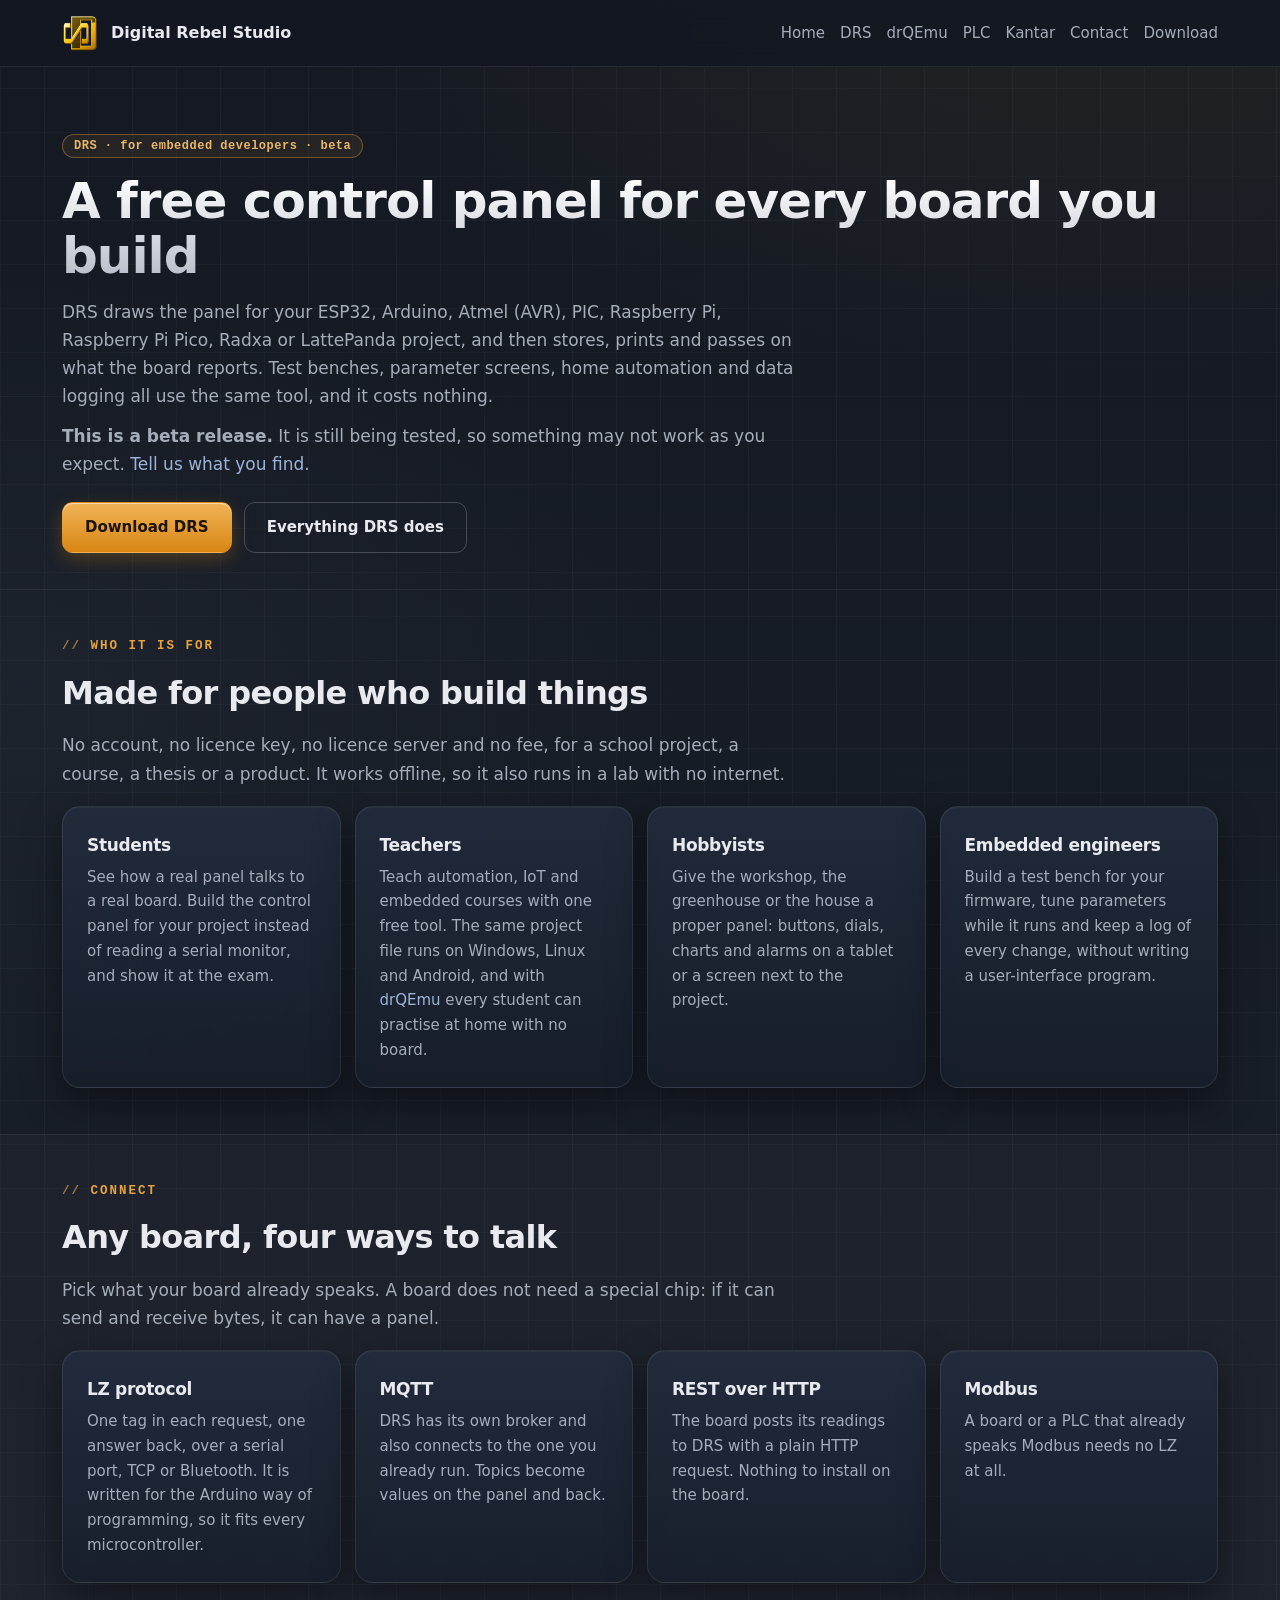
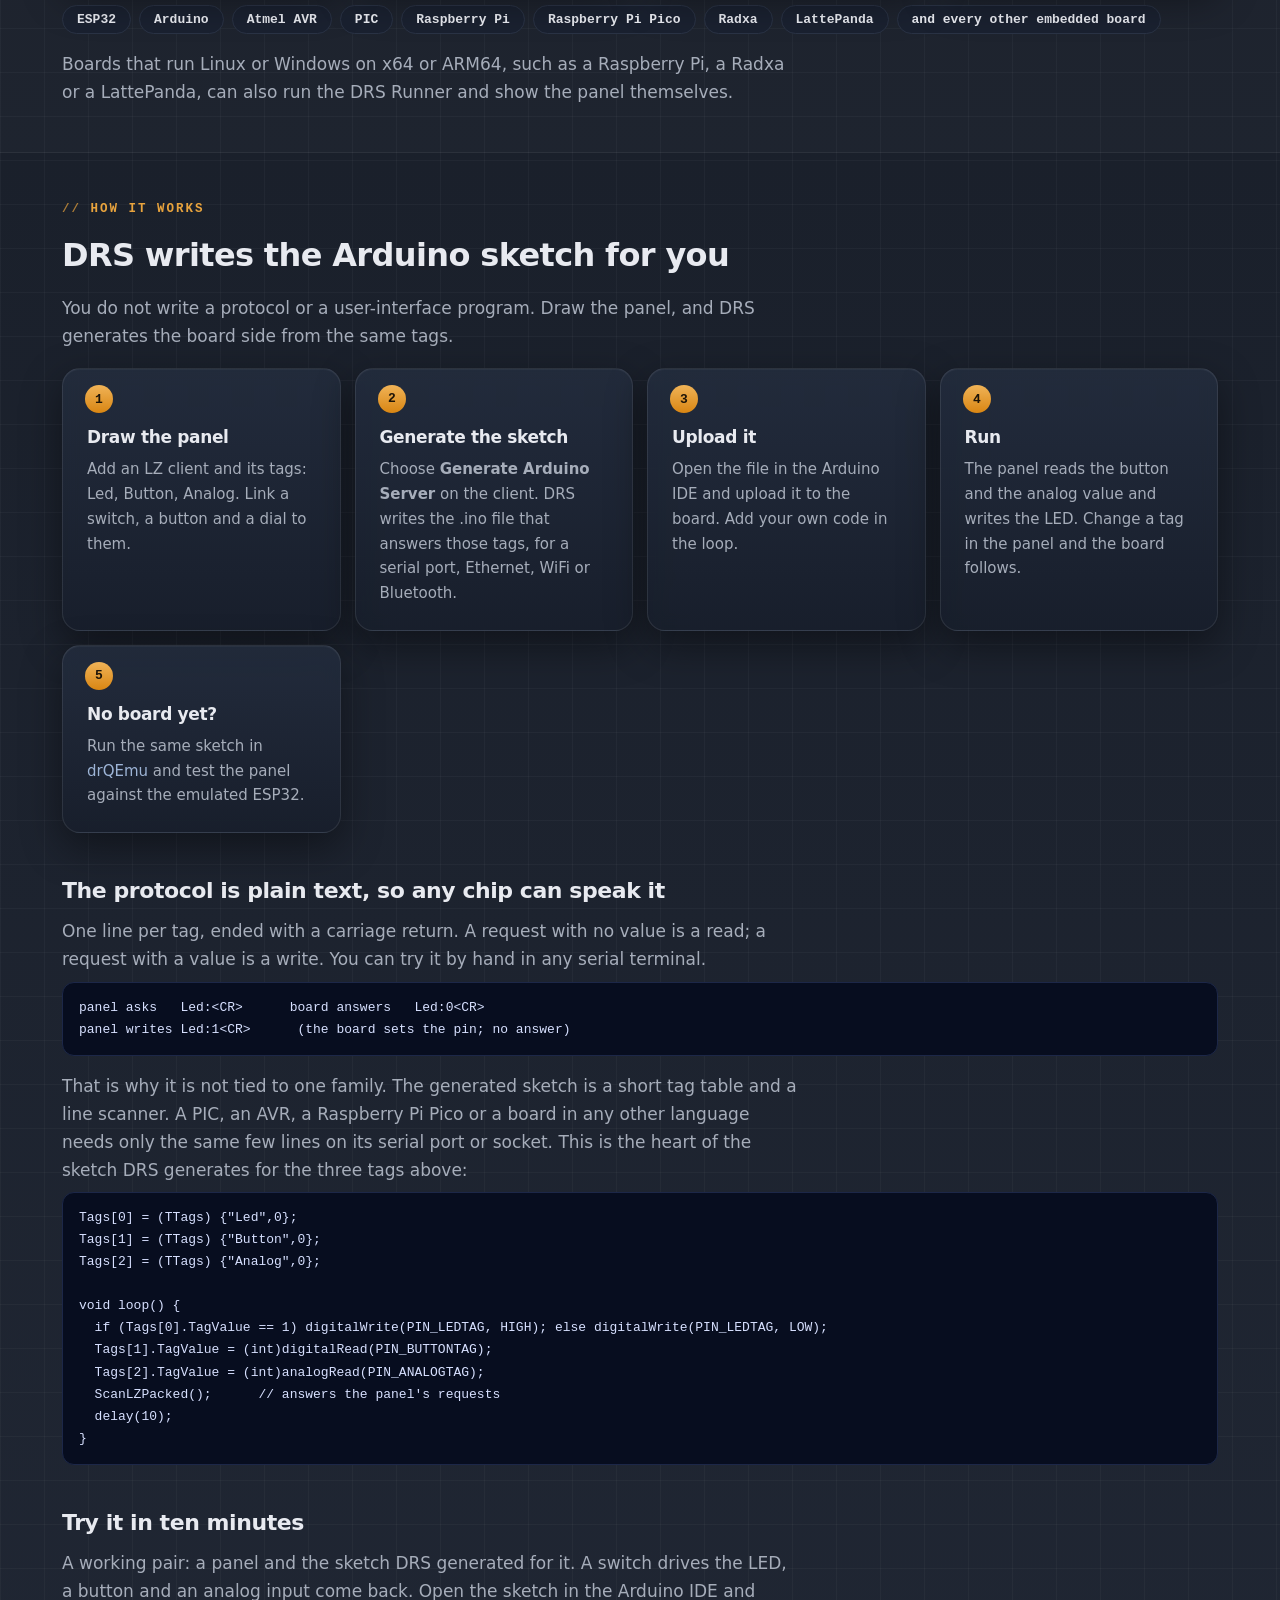
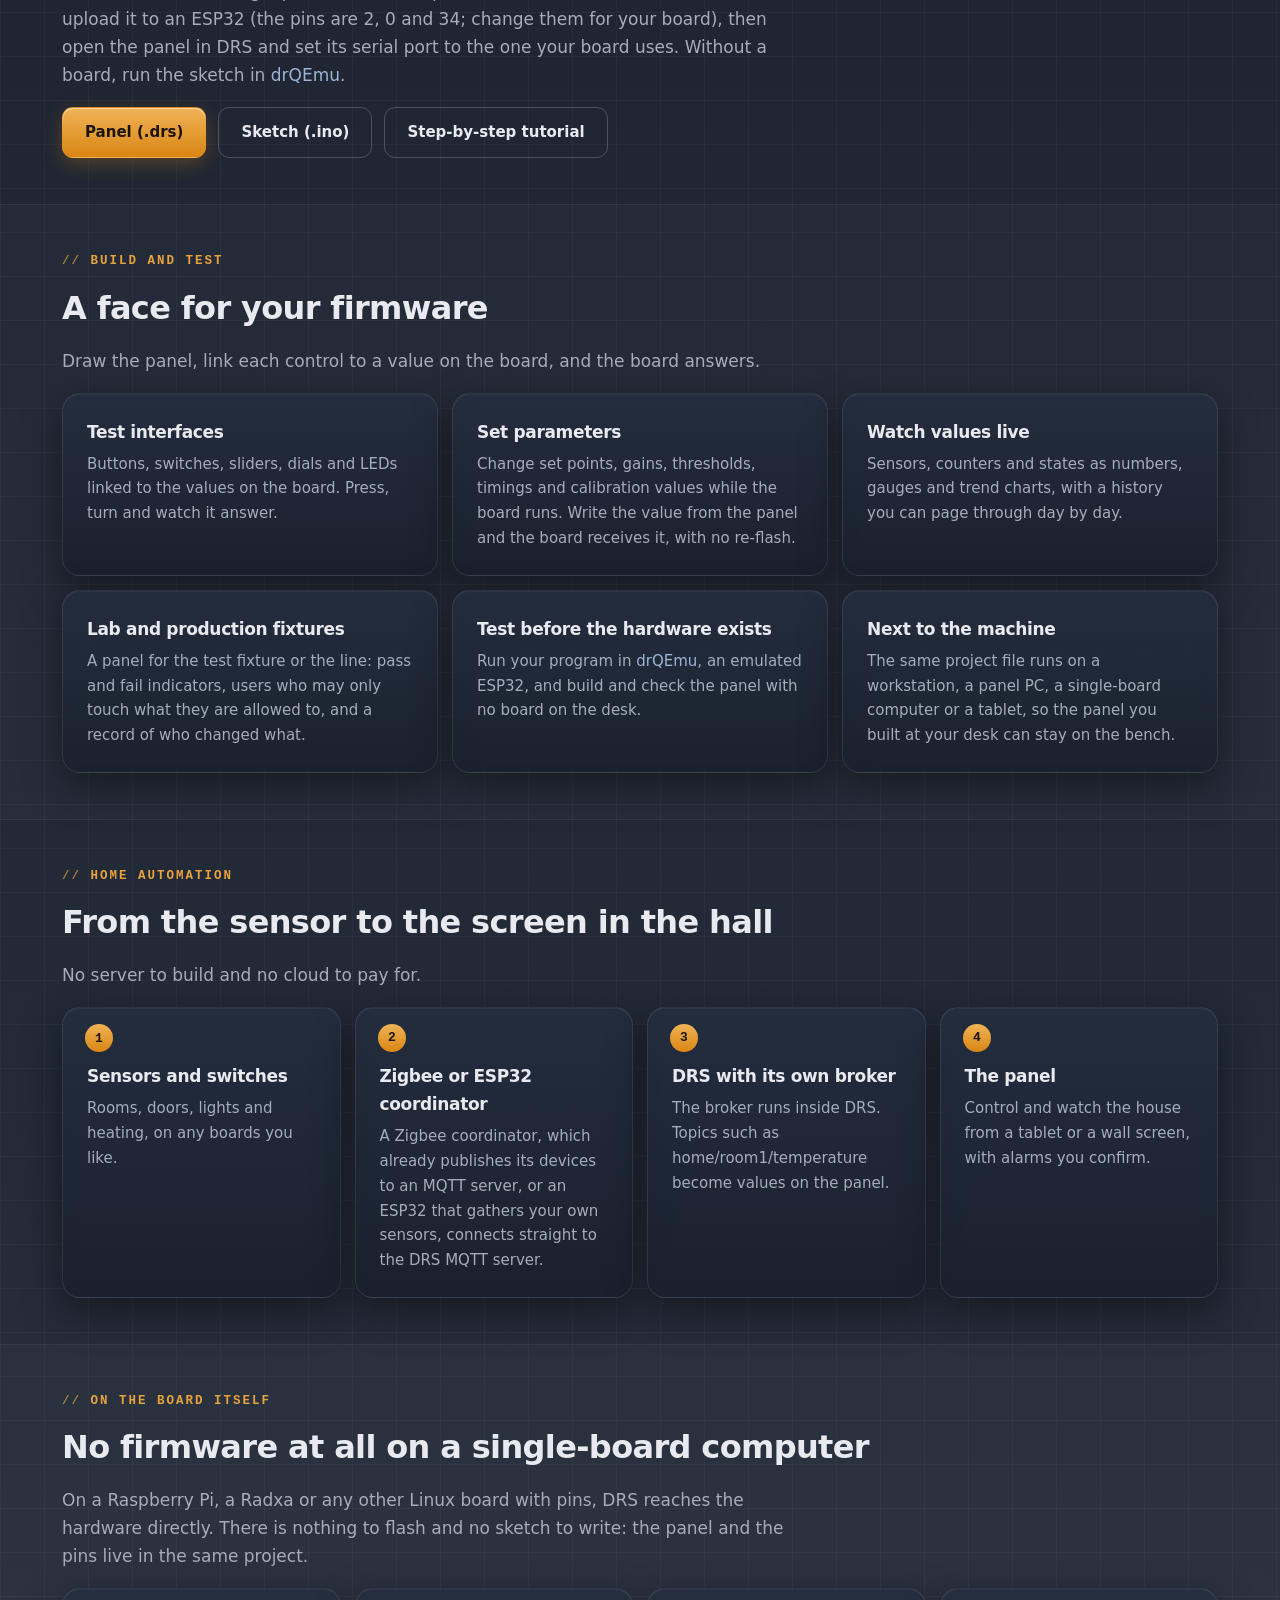
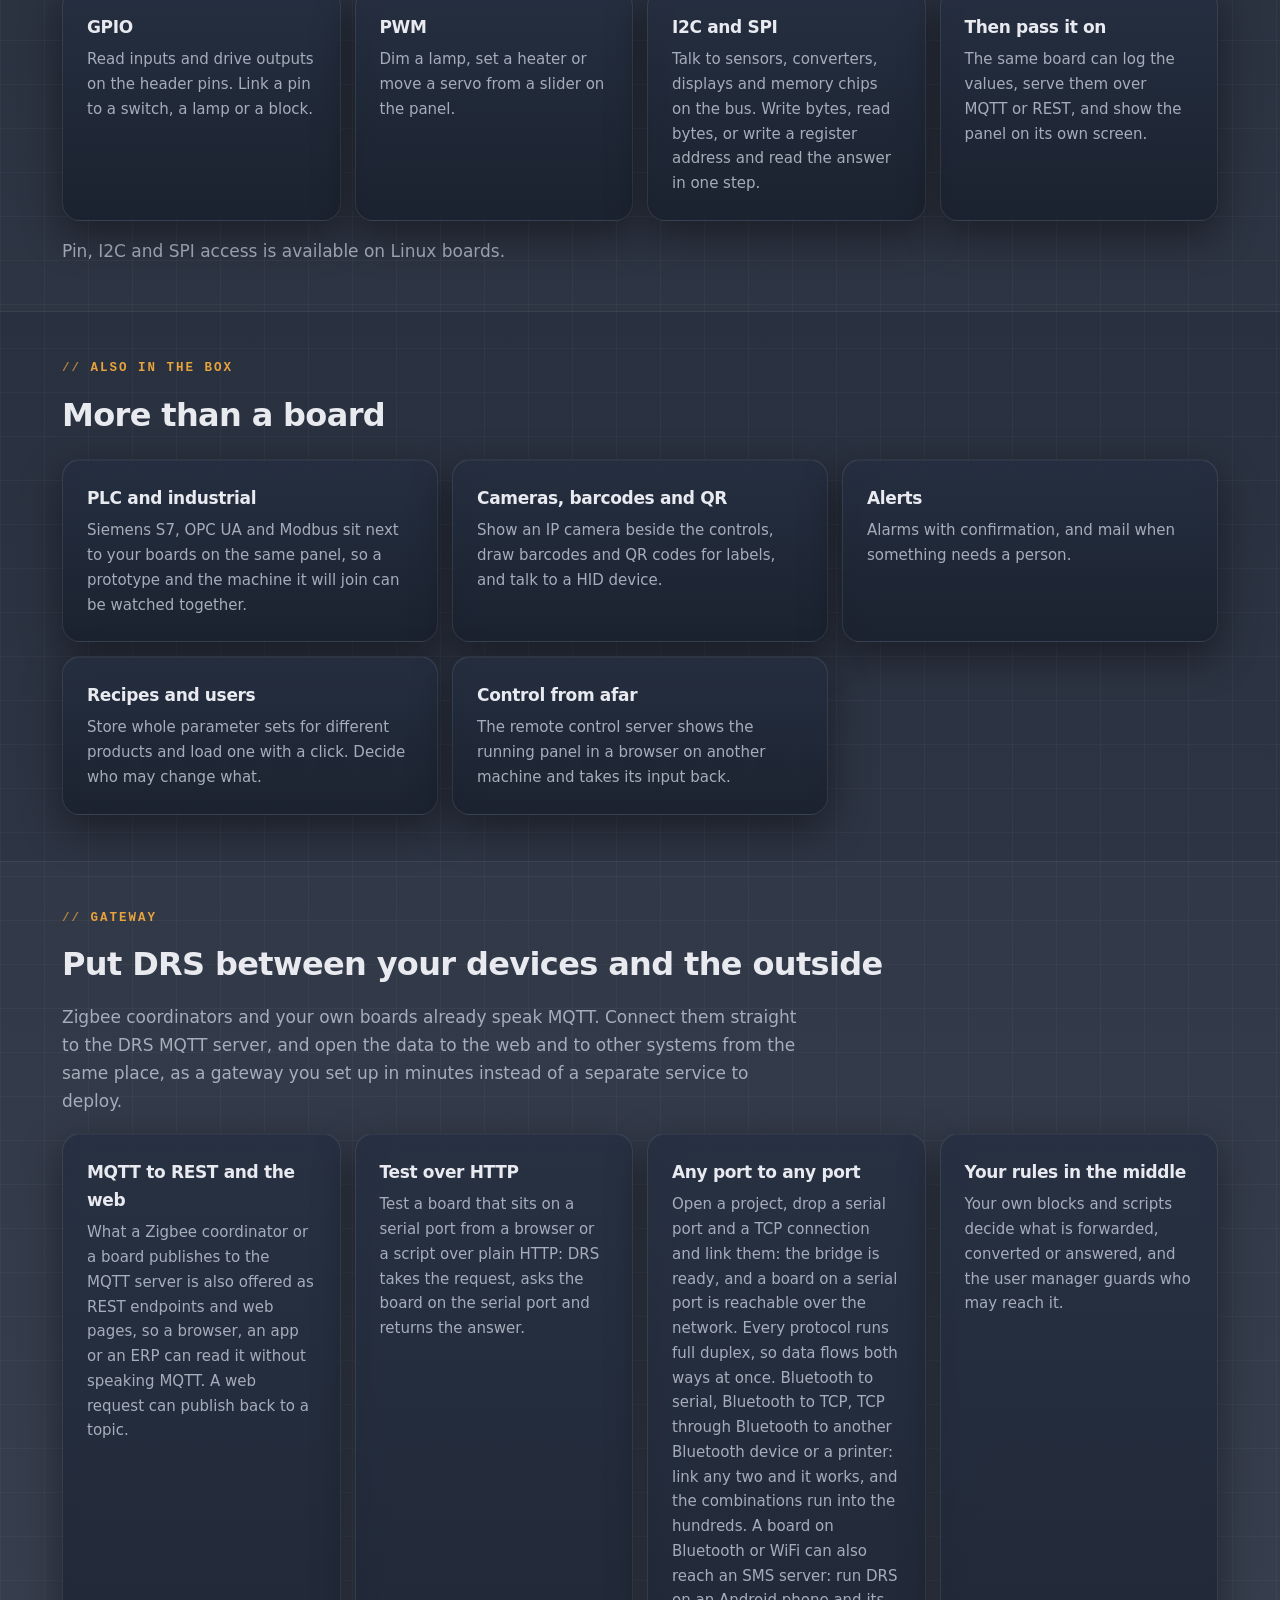
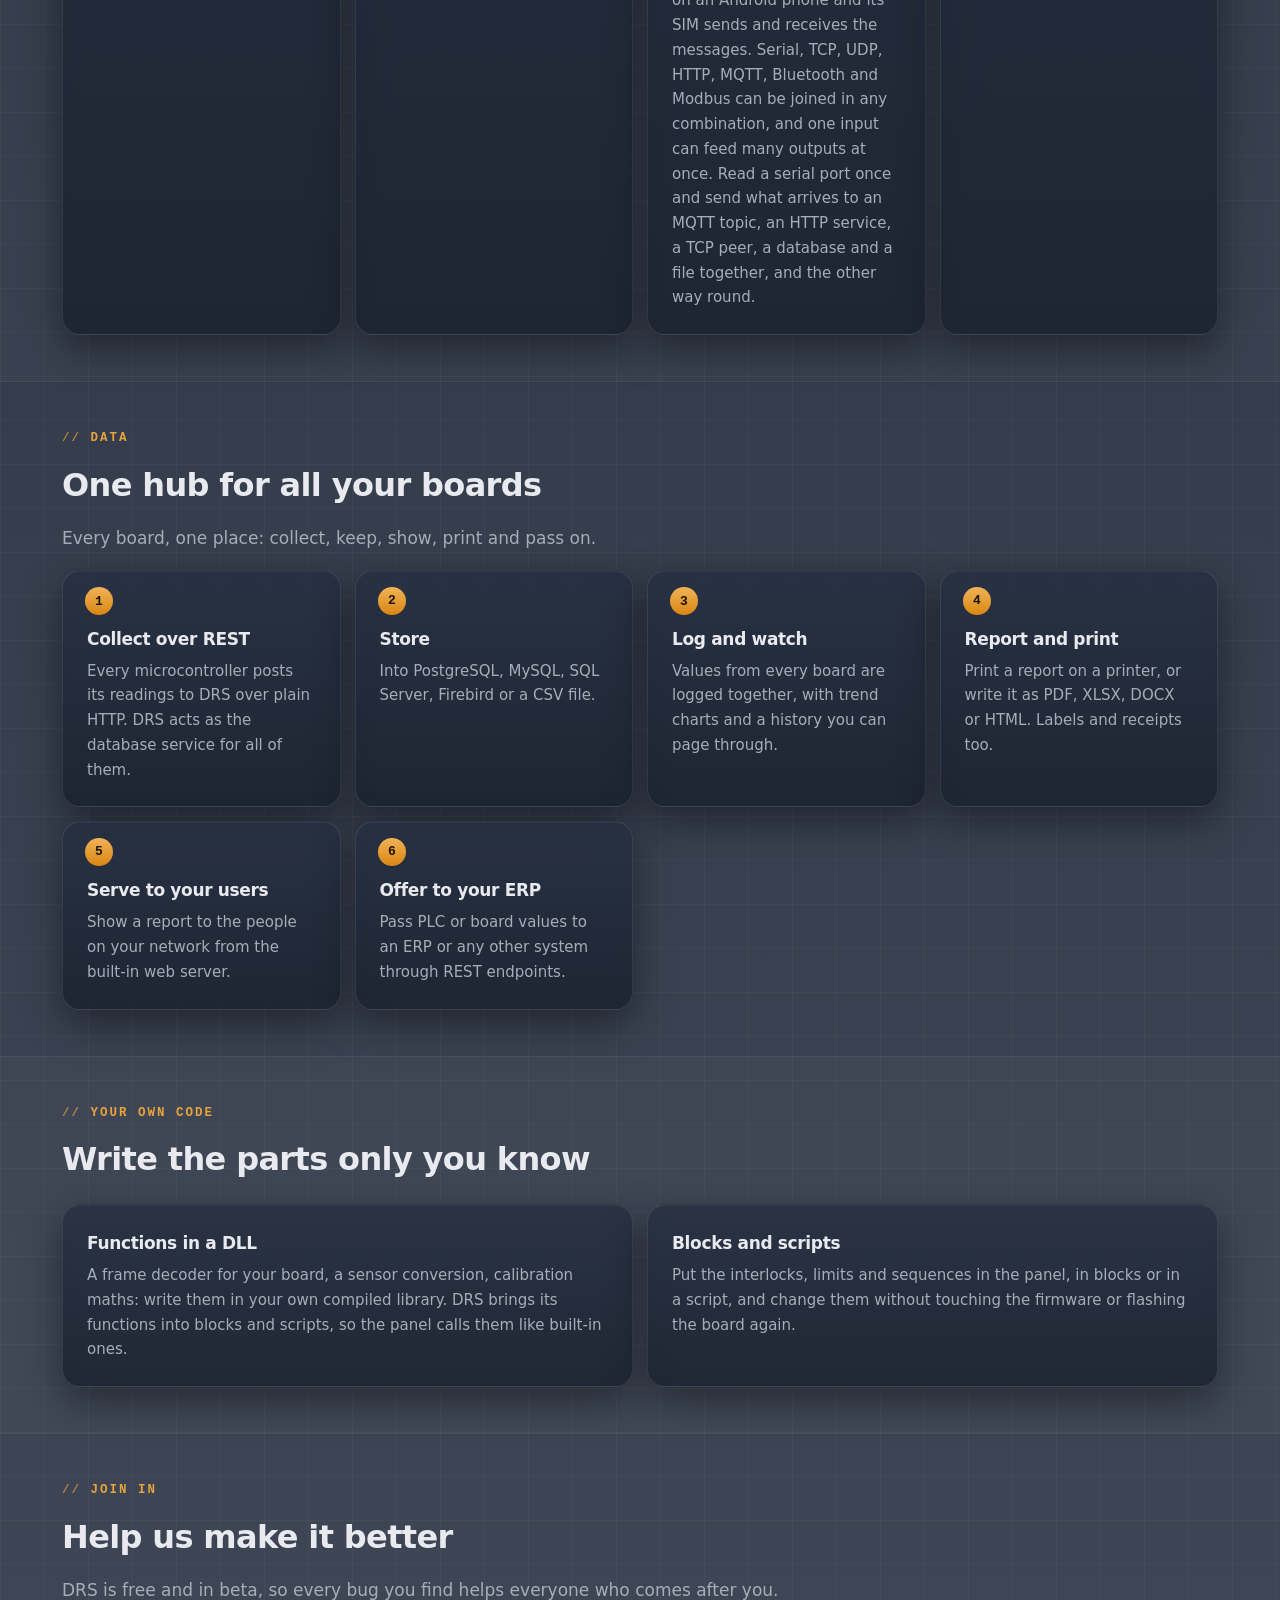
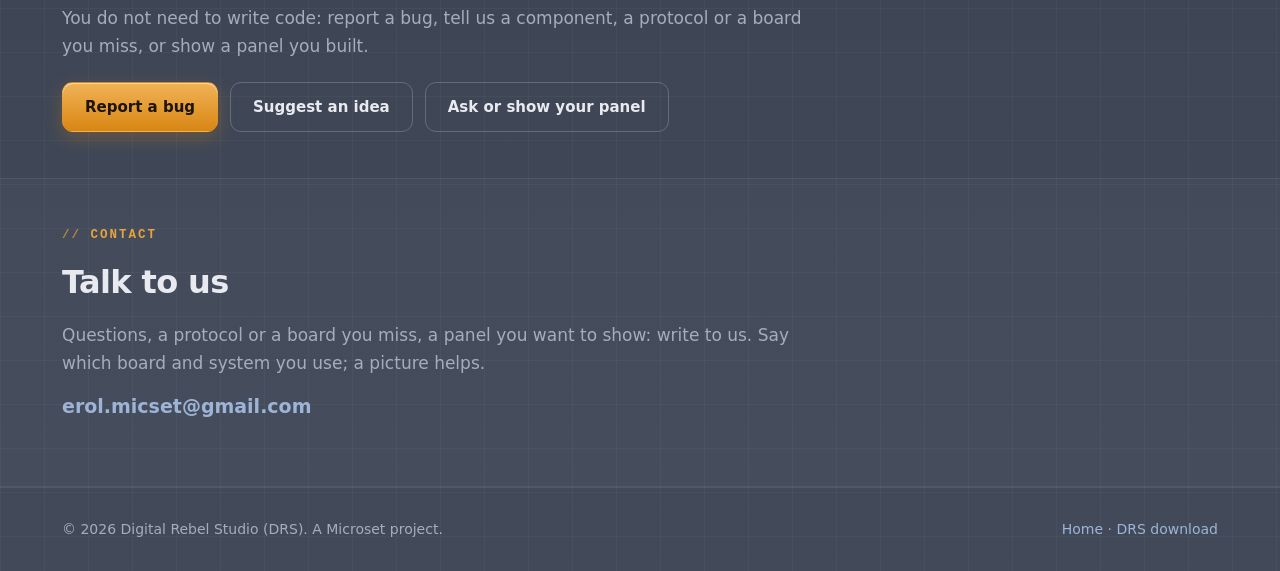
<file: Embedded.html>
<!DOCTYPE html>
<html lang="en">
<head>
<meta charset="utf-8">
<meta name="viewport" content="width=device-width, initial-scale=1">
<title>DRS for embedded developers · Free HMI and SCADA for ESP32, Arduino, PIC, Raspberry Pi · Digital Rebel Studio</title>
<link rel="canonical" href="https://erolmicset.github.io/Embedded.html">
<meta name="description" content="DRS is a free control panel for every board you build, and it generates the Arduino sketch for you: ESP32, Arduino, Atmel AVR, PIC, Raspberry Pi, Pico, Radxa and LattePanda. Test interfaces, parameter setting, home automation over MQTT with Zigbee coordinators, an MQTT to REST and web gateway, serial to HTTP and any port to any port, a REST database service for all your microcontrollers, logging, printed reports, data for an ERP, and your own functions in a DLL. Free for students, teachers and hobbyists.">
<meta property="og:site_name" content="Digital Rebel Studio">
<meta property="og:type" content="website">
<meta property="og:title" content="DRS for embedded developers · Free HMI and SCADA for ESP32, Arduino, PIC, Raspberry Pi · Digital Rebel Studio">
<meta property="og:description" content="A free control panel for every board you build. DRS generates the Arduino sketch, talks to ESP32, Arduino, AVR, PIC and Raspberry Pi, and logs, prints and passes on the data.">
<meta property="og:url" content="https://erolmicset.github.io/Embedded.html">
<meta property="og:image" content="https://erolmicset.github.io/images/drs/ide-overview1.png">
<meta name="twitter:card" content="summary_large_image">
<meta name="twitter:title" content="DRS for embedded developers · Free HMI and SCADA for ESP32, Arduino, PIC, Raspberry Pi · Digital Rebel Studio">
<meta name="twitter:description" content="A free control panel for every board you build. DRS generates the Arduino sketch, talks to ESP32, Arduino, AVR, PIC and Raspberry Pi, and logs, prints and passes on the data.">
<meta name="twitter:image" content="https://erolmicset.github.io/images/drs/ide-overview1.png">
<script type="application/ld+json">{"@context":"https://schema.org","@type":"SoftwareApplication","name":"DRS for embedded developers","applicationCategory":"DeveloperApplication","operatingSystem":"Windows, Linux, Android","description":"A free control panel and gateway for ESP32, Arduino, AVR, PIC, Raspberry Pi, Radxa and LattePanda projects.","url":"https://erolmicset.github.io/Embedded.html","image":"https://erolmicset.github.io/images/drs/ide-overview1.png","offers":{"@type":"Offer","price":"0","priceCurrency":"USD"},"author":{"@type":"Organization","name":"Digital Rebel Studio","url":"https://erolmicset.github.io/"}}</script>
<meta name="theme-color" content="#0f1626">
<link rel="icon" type="image/png" href="images/drs-favicon.png">
<script>document.documentElement.classList.add('js')</script>
<style>
:root{
  --bg:#ffffff; --bg-alt:#f4f7fc; --card:#ffffff; --panel:#f8fafc;
  --text:#0d1424; --muted:#57617a; --faint:#8a93a8;
  --line:#e2e8f2;
  --accent:#2563eb; --amber:#d98613; --accent-ink:#ffffff; --ok:#16a34a;
  --shadow:0 1px 2px rgba(13,20,36,.05),0 10px 28px rgba(13,20,36,.07);
  --mono:ui-monospace,SFMono-Regular,Menlo,Consolas,"Liberation Mono",monospace;
}
@media (prefers-color-scheme:dark){
  :root{
    --bg:#0a1020; --bg-alt:#0d1428; --card:#121b33; --panel:#0e1730;
    --text:#e9edf6; --muted:#9aa5bd; --faint:#6e7891;
    --line:#1f2b4a;
    --accent:#5b8cff; --amber:#e8a33d; --accent-ink:#06101f; --ok:#34d399;
    --shadow:0 1px 2px rgba(0,0,0,.4),0 10px 28px rgba(0,0,0,.35);
  }
}
*{box-sizing:border-box}
html{scroll-behavior:smooth}
@media (prefers-reduced-motion:reduce){html{scroll-behavior:auto}*{animation:none!important;transition:none!important}}
body{margin:0;background:var(--bg);color:var(--text);
  font:16px/1.65 system-ui,-apple-system,"Segoe UI",Roboto,Helvetica,Arial,sans-serif;-webkit-font-smoothing:antialiased}
a{color:var(--accent);text-decoration:none}
a:hover{text-decoration:underline}
:focus-visible{outline:2px solid var(--accent);outline-offset:3px;border-radius:6px}
h1,h2,h3{letter-spacing:-.02em}
img{max-width:100%;height:auto;display:block}
.wrap{max-width:1200px;margin:0 auto;padding:0 22px}
header.nav{position:sticky;top:0;z-index:30;background:color-mix(in srgb,var(--bg) 84%,transparent);
  backdrop-filter:blur(12px);border-bottom:1px solid var(--line)}
.nav .wrap{display:flex;align-items:center;justify-content:space-between;gap:18px;height:66px}
.brand{display:flex;align-items:center;gap:11px;font-weight:700;color:var(--text);white-space:nowrap}
.brand:hover{text-decoration:none}
.logo{width:38px;height:38px;object-fit:contain}
.nav nav{display:flex;gap:15px;align-items:center}
.nav nav a{color:var(--muted);font-size:15px;white-space:nowrap}
.nav nav a:hover,.nav nav a[aria-current]{color:var(--text);text-decoration:none}
.btn{display:inline-block;padding:12px 22px;border-radius:11px;font-weight:600;font-size:15px;border:1px solid transparent;cursor:pointer;font-family:inherit}
.btn:hover{text-decoration:none}
.btn.primary{background:linear-gradient(180deg,#f0b357,#d98613);color:#1d1408;
  box-shadow:inset 0 1px 0 rgba(255,255,255,.5),0 6px 18px rgba(217,134,19,.28);transition:transform .2s,filter .2s}
.btn.primary:hover{filter:brightness(1.06);transform:translateY(-1px)}
.btn.ghost{border-color:var(--line);color:var(--text);background:var(--card)}
.btn.ghost:hover{border-color:var(--amber)}
.eyebrow{font-size:12.5px;font-weight:700;letter-spacing:1.5px;text-transform:uppercase;color:var(--amber);margin:0 0 10px}
.head{padding:64px 0 36px;background:radial-gradient(1100px 380px at 50% -90px,color-mix(in srgb,var(--amber) 16%,transparent),transparent)}
h1{font-size:clamp(32px,5vw,50px);line-height:1.1;margin:0 0 14px}
h2{font-size:clamp(24px,3vw,32px);margin:0 0 12px}
.sub{color:var(--muted);max-width:740px;margin:0;font-size:17px}
section{padding:46px 0}
section.alt{background:var(--bg-alt);border-block:1px solid var(--line)}
.card{background:var(--card);border:1px solid var(--line);border-radius:18px;padding:24px;box-shadow:var(--shadow)}

/* recommended */
.rec{display:grid;grid-template-columns:auto 1fr auto;gap:26px;align-items:center;
  border-color:color-mix(in srgb,var(--amber) 50%,var(--line));
  background:linear-gradient(180deg,color-mix(in srgb,var(--amber) 8%,var(--card)),var(--card))}
.rec .ico{width:76px;height:76px;border-radius:20px;display:grid;place-items:center;
  background:linear-gradient(180deg,#f0b357,#d98613);box-shadow:inset 0 1px 0 rgba(255,255,255,.5),0 10px 24px rgba(217,134,19,.3)}
.rec .ico svg{width:42px;height:42px}
.rec h2{margin:0 0 4px;font-size:24px}
.rec p{margin:0;color:var(--muted)}
.rec .meta{font:600 12.5px var(--mono);color:var(--faint);margin-top:8px}
@media(max-width:800px){.rec{grid-template-columns:1fr;text-align:center}.rec .ico{margin:0 auto}}

/* package table */
.pk{display:grid;gap:16px;grid-template-columns:repeat(auto-fit,minmax(260px,1fr));margin-top:22px}
.pk .card{padding:20px;transition:transform .3s cubic-bezier(.2,.7,.2,1),box-shadow .3s,border-color .2s}
.pk .card:hover{transform:translateY(-3px);border-color:var(--amber)}
.pk .card.me{border-color:var(--amber);box-shadow:0 0 0 2px color-mix(in srgb,var(--amber) 35%,transparent),var(--shadow)}
.pk h3{margin:0 0 2px;font-size:18px}
.pk .os{font-size:12px;font-weight:700;letter-spacing:1.2px;text-transform:uppercase;color:var(--amber)}
.pk ul{list-style:none;margin:12px 0 0;padding:0;display:grid;gap:8px}
.pk li{display:flex;justify-content:space-between;gap:10px;font-size:14px;color:var(--muted);border-top:1px solid var(--line);padding-top:8px}
.pk li b{color:var(--text);font-weight:600}
.pk li code,.path{font:12.5px var(--mono);color:var(--faint)}
.sz{font:600 12.5px var(--mono);white-space:nowrap}

/* hash */
.hash{display:flex;gap:10px;align-items:center;flex-wrap:wrap;margin-top:12px}
.hash code{flex:1 1 360px;min-width:0;overflow-wrap:anywhere;font:13px/1.5 var(--mono);background:var(--panel);
  border:1px solid var(--line);border-radius:10px;padding:10px 12px}
.pre{background:#070d1f;color:#d7e0ff;border-radius:12px;padding:14px 16px;border:1px solid #1c2748;
  font:13px/1.7 var(--mono);overflow-x:auto;white-space:pre;margin:8px 0 0}
.tabs{display:flex;gap:8px;flex-wrap:wrap;margin:14px 0 0}
.tabs button{font:inherit;font-size:14px;font-weight:600;cursor:pointer;padding:7px 15px;border-radius:999px;
  border:1px solid var(--line);background:var(--card);color:var(--text)}
.tabs button[aria-pressed="true"]{background:linear-gradient(180deg,#f0b357,#d98613);border-color:#c47a10;color:#1d1408}

/* flow */
.plate{background:#f7f9fc;border:1px solid #e0e7f1;border-radius:18px;padding:18px;box-shadow:var(--shadow)}
.plate svg{display:block;width:100%;height:auto;max-width:980px;margin:0 auto}
.plate .pcap{font-size:12.5px;color:#7a869c;margin:8px 4px 0;font-weight:600}
.step rect{filter:drop-shadow(0 3px 5px rgba(20,32,60,.22))}
.js .step{opacity:0;transform:translateY(8px);transition:opacity .5s ease,transform .5s ease;transition-delay:var(--d)}
.js .plate.go .step{opacity:1;transform:none}
.js .plate .arrow{stroke-dasharray:1;stroke-dashoffset:1}
.js .plate.go .arrow{animation:draw .7s ease-out forwards;animation-delay:var(--d)}
@keyframes draw{to{stroke-dashoffset:0}}
.js .reveal{opacity:0;transform:translateY(16px);transition:opacity .6s ease,transform .6s cubic-bezier(.2,.7,.2,1)}
.js .reveal.in{opacity:1;transform:none}
.notes{display:grid;gap:14px;grid-template-columns:repeat(auto-fit,minmax(280px,1fr))}
.notes p{margin:0;color:var(--muted);font-size:15px}
.notes h3{margin:0 0 6px;font-size:17px}
footer{border-top:1px solid var(--line);padding:30px 0;color:var(--muted);font-size:14px}
footer .wrap{display:flex;justify-content:space-between;gap:16px;flex-wrap:wrap}
.badge{display:inline-block;font:700 12px var(--mono);letter-spacing:.5px;color:var(--accent);border:1px solid color-mix(in srgb,var(--accent) 45%,var(--line));background:color-mix(in srgb,var(--accent) 9%,transparent);padding:4px 11px;border-radius:999px;margin-bottom:16px}
.rec .ico{background:linear-gradient(180deg,#7fa6ee,#2563eb)!important;box-shadow:inset 0 1px 0 rgba(255,255,255,.45),0 10px 24px rgba(37,99,235,.3)!important}
.rec{border-color:color-mix(in srgb,var(--accent) 50%,var(--line))!important;background:linear-gradient(180deg,color-mix(in srgb,var(--accent) 7%,var(--card)),var(--card))!important}
.rec .ico svg{stroke:#fff}
.shotgrid{display:grid;gap:22px;grid-template-columns:1fr;margin-top:22px}
.shotfig{padding:16px;margin:0}
.shotfig .frame{background:radial-gradient(700px 240px at 50% -40px,#eef2f9,#e1e8f3);border:1px solid var(--line);border-radius:14px;padding:14px;display:grid;place-items:center;cursor:zoom-in;overflow:hidden}
.shotfig img{width:auto;max-width:100%;height:auto;border-radius:8px;border:1px solid #d6deec;box-shadow:0 14px 34px rgba(20,32,60,.22),0 2px 6px rgba(20,32,60,.15);transition:transform .5s cubic-bezier(.2,.7,.2,1)}
.shotfig .frame:hover img{transform:scale(1.015)}
.shotfig figcaption{margin-top:12px;display:grid;gap:3px}
.shotfig figcaption b{font-size:16.5px}
.shotfig figcaption span{color:var(--muted);font-size:14.5px}
dialog.zoom{border:0;padding:0;background:transparent;max-width:none;max-height:none;width:100vw;height:100vh;margin:0}
dialog.zoom::backdrop{background:rgba(5,9,18,.9)}
.zb{position:relative;width:100%;height:100%;display:flex;flex-direction:column;align-items:center;padding:54px 40px 16px}
.zb .view{flex:1 1 auto;min-height:0;width:100%;overflow:auto;display:grid;place-items:center}
.zb img{width:auto;height:auto;max-width:100%;max-height:calc(100vh - 150px);border-radius:10px;box-shadow:0 24px 70px rgba(0,0,0,.65);animation:zin .35s cubic-bezier(.2,.7,.2,1)}
@keyframes zin{from{opacity:0;transform:scale(.96)}to{opacity:1;transform:none}}
.zb .cap{color:#d8deea;margin-top:12px;font-size:15px;text-align:center;max-width:860px}
.zb .cap b{display:block;color:#fff;font-size:17px}
.zb button{font:inherit;cursor:pointer;border:1px solid rgba(255,255,255,.18);background:rgba(20,28,48,.82);color:#fff;min-width:44px;height:44px;border-radius:999px;font-size:20px;position:absolute}
.zb button:hover{background:rgba(217,134,19,.92)}
.zb .close{top:10px;right:14px}.zb .prev{left:10px;top:50%}.zb .next{right:10px;top:50%}
.steps{counter-reset:s;display:grid;gap:14px;grid-template-columns:repeat(auto-fit,minmax(240px,1fr));margin-top:18px}
.steps .card{position:relative;padding-top:54px}
.steps .card h3{margin:0 0 6px;font-size:17px}
.steps .card p{margin:0;color:var(--muted);font-size:15px}
.steps .card::before{counter-increment:s;content:counter(s);position:absolute;top:16px;left:22px;width:28px;height:28px;border-radius:50%;display:grid;place-items:center;font:700 13px var(--mono);color:#1d1408;background:linear-gradient(180deg,#f0b357,#d98613)}
.boards{display:flex;flex-wrap:wrap;gap:8px;list-style:none;padding:0;margin:22px 0 0}
.boards li{font:600 13px var(--mono);color:var(--text);background:var(--card);border:1px solid var(--line);border-radius:999px;padding:6px 14px}
</style>
<link rel="stylesheet" href="site.css">
</head>
<body>
<header class="nav">
  <div class="wrap">
    <a class="brand" href="index.html"><img class="logo" src="images/drs-logo.png" alt="" width="38" height="38"> Digital Rebel Studio</a>
    <nav aria-label="Primary">
      <a href="index.html">Home</a>
      <a href="DRS.html">DRS</a>
      <a href="drQEmu.html">drQEmu</a>
      <a href="PLC.html">PLC</a>
      <a href="Kantar.html">Kantar</a>
      <a href="#contact">Contact</a>
      <a href="DRSDownload.html">Download</a>
    </nav>
  </div>
</header>

<main>
  <div class="head">
    <div class="wrap">
      <span class="badge" translate="no">DRS · for embedded developers · beta</span>
      <h1>A free control panel for every board you build</h1>
      <p class="sub"><span translate="no" class="notranslate">DRS</span> draws the panel for your <span translate="no" class="notranslate">ESP32</span>, <span translate="no" class="notranslate">Arduino</span>, <span translate="no" class="notranslate">Atmel</span> (<span translate="no" class="notranslate">AVR</span>), <span translate="no" class="notranslate">PIC</span>, <span translate="no" class="notranslate">Raspberry Pi</span>, <span translate="no" class="notranslate">Raspberry Pi Pico</span>, <span translate="no" class="notranslate">Radxa</span> or <span translate="no" class="notranslate">LattePanda</span> project, and then stores, prints and passes on what the board reports. Test benches, parameter screens, home automation and data logging all use the same tool, and it costs nothing.</p>
      <p class="sub" style="margin-top:12px"><strong>This is a beta release.</strong> It is still being tested, so something may not work as you expect. <a href="#join">Tell us what you find</a>.</p>
      <div style="display:flex;gap:12px;flex-wrap:wrap;margin-top:24px">
        <a class="btn primary" href="DRSDownload.html">Download <span translate="no" class="notranslate">DRS</span></a>
        <a class="btn ghost" href="DRS.html">Everything <span translate="no" class="notranslate">DRS</span> does</a>
      </div>
    </div>
  </div>

  <section>
    <div class="wrap">
      <p class="eyebrow">Who it is for</p>
      <h2>Made for people who build things</h2>
      <p class="sub">No account, no licence key, no licence server and no fee, for a school project, a course, a thesis or a product. It works offline, so it also runs in a lab with no internet.</p>
      <div class="notes" style="margin-top:18px;grid-template-columns:repeat(auto-fit,minmax(230px,1fr))">
        <div class="card reveal"><h3>Students</h3><p>See how a real panel talks to a real board. Build the control panel for your project instead of reading a serial monitor, and show it at the exam.</p></div>
        <div class="card reveal"><h3>Teachers</h3><p>Teach automation, <span translate="no" class="notranslate">IoT</span> and embedded courses with one free tool. The same project file runs on <span translate="no" class="notranslate">Windows</span>, <span translate="no" class="notranslate">Linux</span> and <span translate="no" class="notranslate">Android</span>, and with <a href="drQEmu.html"><span translate="no" class="notranslate">drQEmu</span></a> every student can practise at home with no board.</p></div>
        <div class="card reveal"><h3>Hobbyists</h3><p>Give the workshop, the greenhouse or the house a proper panel: buttons, dials, charts and alarms on a tablet or a screen next to the project.</p></div>
        <div class="card reveal"><h3>Embedded engineers</h3><p>Build a test bench for your firmware, tune parameters while it runs and keep a log of every change, without writing a user-interface program.</p></div>
      </div>
    </div>
  </section>

  <section class="alt">
    <div class="wrap">
      <p class="eyebrow">Connect</p>
      <h2>Any board, four ways to talk</h2>
      <p class="sub">Pick what your board already speaks. A board does not need a special chip: if it can send and receive bytes, it can have a panel.</p>
      <div class="notes" style="margin-top:18px;grid-template-columns:repeat(auto-fit,minmax(230px,1fr))">
        <div class="card reveal"><h3><span translate="no" class="notranslate">LZ</span> protocol</h3><p>One tag in each request, one answer back, over a serial port, <span translate="no" class="notranslate">TCP</span> or <span translate="no" class="notranslate">Bluetooth</span>. It is written for the <span translate="no" class="notranslate">Arduino</span> way of programming, so it fits every microcontroller.</p></div>
        <div class="card reveal"><h3><span translate="no" class="notranslate">MQTT</span></h3><p><span translate="no" class="notranslate">DRS</span> has its own broker and also connects to the one you already run. Topics become values on the panel and back.</p></div>
        <div class="card reveal"><h3><span translate="no" class="notranslate">REST</span> over <span translate="no" class="notranslate">HTTP</span></h3><p>The board posts its readings to <span translate="no" class="notranslate">DRS</span> with a plain <span translate="no" class="notranslate">HTTP</span> request. Nothing to install on the board.</p></div>
        <div class="card reveal"><h3><span translate="no" class="notranslate">Modbus</span></h3><p>A board or a <span translate="no" class="notranslate">PLC</span> that already speaks <span translate="no" class="notranslate">Modbus</span> needs no <span translate="no" class="notranslate">LZ</span> at all.</p></div>
      </div>
      <ul class="boards" aria-label="Boards">
        <li translate="no">ESP32</li><li translate="no">Arduino</li><li translate="no">Atmel AVR</li><li translate="no">PIC</li><li translate="no">Raspberry Pi</li><li translate="no">Raspberry Pi Pico</li><li translate="no">Radxa</li><li translate="no">LattePanda</li><li>and every other embedded board</li>
      </ul>
      <p class="sub" style="margin-top:16px">Boards that run <span translate="no" class="notranslate">Linux</span> or <span translate="no" class="notranslate">Windows</span> on <span translate="no" class="notranslate">x64</span> or <span translate="no" class="notranslate">ARM64</span>, such as a <span translate="no" class="notranslate">Raspberry Pi</span>, a <span translate="no" class="notranslate">Radxa</span> or a <span translate="no" class="notranslate">LattePanda</span>, can also run the <span translate="no" class="notranslate">DRS</span> Runner and show the panel themselves.</p>
    </div>
  </section>

  <section id="how">
    <div class="wrap">
      <p class="eyebrow">How it works</p>
      <h2><span translate="no" class="notranslate">DRS</span> writes the <span translate="no" class="notranslate">Arduino</span> sketch for you</h2>
      <p class="sub">You do not write a protocol or a user-interface program. Draw the panel, and <span translate="no" class="notranslate">DRS</span> generates the board side from the same tags.</p>
      <div class="steps">
        <div class="card reveal"><h3>Draw the panel</h3><p>Add an <span translate="no" class="notranslate">LZ</span> client and its tags: <span translate="no" class="notranslate">Led</span>, <span translate="no" class="notranslate">Button</span>, <span translate="no" class="notranslate">Analog</span>. Link a switch, a button and a dial to them.</p></div>
        <div class="card reveal"><h3>Generate the sketch</h3><p>Choose <b>Generate Arduino Server</b> on the client. <span translate="no" class="notranslate">DRS</span> writes the <span translate="no" class="notranslate">.ino</span> file that answers those tags, for a serial port, <span translate="no" class="notranslate">Ethernet</span>, <span translate="no" class="notranslate">WiFi</span> or <span translate="no" class="notranslate">Bluetooth</span>.</p></div>
        <div class="card reveal"><h3>Upload it</h3><p>Open the file in the <span translate="no" class="notranslate">Arduino IDE</span> and upload it to the board. Add your own code in the loop.</p></div>
        <div class="card reveal"><h3>Run</h3><p>The panel reads the button and the analog value and writes the <span translate="no" class="notranslate">LED</span>. Change a tag in the panel and the board follows.</p></div>
        <div class="card reveal"><h3>No board yet?</h3><p>Run the same sketch in <a href="drQEmu.html"><span translate="no" class="notranslate">drQEmu</span></a> and test the panel against the emulated <span translate="no" class="notranslate">ESP32</span>.</p></div>
      </div>
      <h3 style="margin:40px 0 8px;font-size:22px">The protocol is plain text, so any chip can speak it</h3>
      <p class="sub">One line per tag, ended with a carriage return. A request with no value is a read; a request with a value is a write. You can try it by hand in any serial terminal.</p>
      <pre class="pre">panel asks   Led:&lt;CR&gt;      board answers   Led:0&lt;CR&gt;
panel writes Led:1&lt;CR&gt;      (the board sets the pin; no answer)</pre>
      <p class="sub" style="margin-top:16px">That is why it is not tied to one family. The generated sketch is a short tag table and a line scanner. A <span translate="no" class="notranslate">PIC</span>, an <span translate="no" class="notranslate">AVR</span>, a <span translate="no" class="notranslate">Raspberry Pi Pico</span> or a board in any other language needs only the same few lines on its serial port or socket. This is the heart of the sketch <span translate="no" class="notranslate">DRS</span> generates for the three tags above:</p>
      <pre class="pre">Tags[0] = (TTags) {"Led",0};
Tags[1] = (TTags) {"Button",0};
Tags[2] = (TTags) {"Analog",0};

void loop() {
  if (Tags[0].TagValue == 1) digitalWrite(PIN_LEDTAG, HIGH); else digitalWrite(PIN_LEDTAG, LOW);
  Tags[1].TagValue = (int)digitalRead(PIN_BUTTONTAG);
  Tags[2].TagValue = (int)analogRead(PIN_ANALOGTAG);
  ScanLZPacked();      // answers the panel's requests
  delay(10);
}</pre>
      <h3 style="margin:40px 0 8px;font-size:22px">Try it in ten minutes</h3>
      <p class="sub">A working pair: a panel and the sketch <span translate="no" class="notranslate">DRS</span> generated for it. A switch drives the <span translate="no" class="notranslate">LED</span>, a button and an analog input come back. Open the sketch in the <span translate="no" class="notranslate">Arduino IDE</span> and upload it to an <span translate="no" class="notranslate">ESP32</span> (the pins are 2, 0 and 34; change them for your board), then open the panel in <span translate="no" class="notranslate">DRS</span> and set its serial port to the one your board uses. Without a board, run the sketch in <a href="drQEmu.html"><span translate="no" class="notranslate">drQEmu</span></a>.</p>
      <div style="display:flex;gap:12px;flex-wrap:wrap;margin-top:18px">
        <a class="btn primary" href="examples/LZ-Serial-Panel.drs" download>Panel (.drs)</a>
        <a class="btn ghost" href="examples/LZClient1.ino" download>Sketch (.ino)</a>
        <a class="btn ghost" href="Tutorial-ESP32.html">Step-by-step tutorial</a>
      </div>
    </div>
  </section>

  <section class="alt">
    <div class="wrap">
      <p class="eyebrow">Build and test</p>
      <h2>A face for your firmware</h2>
      <p class="sub">Draw the panel, link each control to a value on the board, and the board answers.</p>
      <div class="notes" style="margin-top:18px">
        <div class="card reveal"><h3>Test interfaces</h3><p>Buttons, switches, sliders, dials and <span translate="no" class="notranslate">LED</span>s linked to the values on the board. Press, turn and watch it answer.</p></div>
        <div class="card reveal"><h3>Set parameters</h3><p>Change set points, gains, thresholds, timings and calibration values while the board runs. Write the value from the panel and the board receives it, with no re-flash.</p></div>
        <div class="card reveal"><h3>Watch values live</h3><p>Sensors, counters and states as numbers, gauges and trend charts, with a history you can page through day by day.</p></div>
        <div class="card reveal"><h3>Lab and production fixtures</h3><p>A panel for the test fixture or the line: pass and fail indicators, users who may only touch what they are allowed to, and a record of who changed what.</p></div>
        <div class="card reveal"><h3>Test before the hardware exists</h3><p>Run your program in <a href="drQEmu.html"><span translate="no" class="notranslate">drQEmu</span></a>, an emulated <span translate="no" class="notranslate">ESP32</span>, and build and check the panel with no board on the desk.</p></div>
        <div class="card reveal"><h3>Next to the machine</h3><p>The same project file runs on a workstation, a panel <span translate="no" class="notranslate">PC</span>, a single-board computer or a tablet, so the panel you built at your desk can stay on the bench.</p></div>
      </div>
    </div>
  </section>

  <section>
    <div class="wrap">
      <p class="eyebrow">Home automation</p>
      <h2>From the sensor to the screen in the hall</h2>
      <p class="sub">No server to build and no cloud to pay for.</p>
      <div class="steps">
        <div class="card reveal"><h3>Sensors and switches</h3><p>Rooms, doors, lights and heating, on any boards you like.</p></div>
        <div class="card reveal"><h3><span translate="no" class="notranslate">Zigbee</span> or <span translate="no" class="notranslate">ESP32</span> coordinator</h3><p>A <span translate="no" class="notranslate">Zigbee</span> coordinator, which already publishes its devices to an <span translate="no" class="notranslate">MQTT</span> server, or an <span translate="no" class="notranslate">ESP32</span> that gathers your own sensors, connects straight to the <span translate="no" class="notranslate">DRS</span> <span translate="no" class="notranslate">MQTT</span> server.</p></div>
        <div class="card reveal"><h3><span translate="no" class="notranslate">DRS</span> with its own broker</h3><p>The broker runs inside <span translate="no" class="notranslate">DRS</span>. Topics such as <span translate="no" class="notranslate">home/room1/temperature</span> become values on the panel.</p></div>
        <div class="card reveal"><h3>The panel</h3><p>Control and watch the house from a tablet or a wall screen, with alarms you confirm.</p></div>
      </div>
    </div>
  </section>

  <section class="alt">
    <div class="wrap">
      <p class="eyebrow">On the board itself</p>
      <h2>No firmware at all on a single-board computer</h2>
      <p class="sub">On a <span translate="no" class="notranslate">Raspberry Pi</span>, a <span translate="no" class="notranslate">Radxa</span> or any other <span translate="no" class="notranslate">Linux</span> board with pins, <span translate="no" class="notranslate">DRS</span> reaches the hardware directly. There is nothing to flash and no sketch to write: the panel and the pins live in the same project.</p>
      <div class="notes" style="margin-top:18px;grid-template-columns:repeat(auto-fit,minmax(250px,1fr))">
        <div class="card reveal"><h3><span translate="no" class="notranslate">GPIO</span></h3><p>Read inputs and drive outputs on the header pins. Link a pin to a switch, a lamp or a block.</p></div>
        <div class="card reveal"><h3><span translate="no" class="notranslate">PWM</span></h3><p>Dim a lamp, set a heater or move a servo from a slider on the panel.</p></div>
        <div class="card reveal"><h3><span translate="no" class="notranslate">I2C</span> and <span translate="no" class="notranslate">SPI</span></h3><p>Talk to sensors, converters, displays and memory chips on the bus. Write bytes, read bytes, or write a register address and read the answer in one step.</p></div>
        <div class="card reveal"><h3>Then pass it on</h3><p>The same board can log the values, serve them over <span translate="no" class="notranslate">MQTT</span> or <span translate="no" class="notranslate">REST</span>, and show the panel on its own screen.</p></div>
      </div>
      <p class="sub" style="margin-top:16px">Pin, <span translate="no" class="notranslate">I2C</span> and <span translate="no" class="notranslate">SPI</span> access is available on <span translate="no" class="notranslate">Linux</span> boards.</p>
    </div>
  </section>

  <section>
    <div class="wrap">
      <p class="eyebrow">Also in the box</p>
      <h2>More than a board</h2>
      <div class="notes" style="margin-top:18px">
        <div class="card reveal"><h3><span translate="no" class="notranslate">PLC</span> and industrial</h3><p>Siemens <span translate="no" class="notranslate">S7</span>, <span translate="no" class="notranslate">OPC UA</span> and <span translate="no" class="notranslate">Modbus</span> sit next to your boards on the same panel, so a prototype and the machine it will join can be watched together.</p></div>
        <div class="card reveal"><h3>Cameras, barcodes and <span translate="no" class="notranslate">QR</span></h3><p>Show an <span translate="no" class="notranslate">IP</span> camera beside the controls, draw barcodes and <span translate="no" class="notranslate">QR</span> codes for labels, and talk to a <span translate="no" class="notranslate">HID</span> device.</p></div>
        <div class="card reveal"><h3>Alerts</h3><p>Alarms with confirmation, and mail when something needs a person.</p></div>
        <div class="card reveal"><h3>Recipes and users</h3><p>Store whole parameter sets for different products and load one with a click. Decide who may change what.</p></div>
        <div class="card reveal"><h3>Control from afar</h3><p>The remote control server shows the running panel in a browser on another machine and takes its input back.</p></div>
      </div>
    </div>
  </section>

  <section class="alt" id="gateway">
    <div class="wrap">
      <p class="eyebrow">Gateway</p>
      <h2>Put <span translate="no" class="notranslate">DRS</span> between your devices and the outside</h2>
      <p class="sub">Zigbee coordinators and your own boards already speak <span translate="no" class="notranslate">MQTT</span>. Connect them straight to the <span translate="no" class="notranslate">DRS</span> <span translate="no" class="notranslate">MQTT</span> server, and open the data to the web and to other systems from the same place, as a gateway you set up in minutes instead of a separate service to deploy.</p>
      <div class="notes" style="margin-top:18px;grid-template-columns:repeat(auto-fit,minmax(250px,1fr))">
        <div class="card reveal"><h3><span translate="no" class="notranslate">MQTT</span> to <span translate="no" class="notranslate">REST</span> and the web</h3><p>What a <span translate="no" class="notranslate">Zigbee</span> coordinator or a board publishes to the <span translate="no" class="notranslate">MQTT</span> server is also offered as <span translate="no" class="notranslate">REST</span> endpoints and web pages, so a browser, an app or an <span translate="no" class="notranslate">ERP</span> can read it without speaking <span translate="no" class="notranslate">MQTT</span>. A web request can publish back to a topic.</p></div>
        <div class="card reveal"><h3>Test over <span translate="no" class="notranslate">HTTP</span></h3><p>Test a board that sits on a serial port from a browser or a script over plain <span translate="no" class="notranslate">HTTP</span>: <span translate="no" class="notranslate">DRS</span> takes the request, asks the board on the serial port and returns the answer.</p></div>
        <div class="card reveal"><h3>Any port to any port</h3><p>Open a project, drop a serial port and a <span translate="no" class="notranslate">TCP</span> connection and link them: the bridge is ready, and a board on a serial port is reachable over the network. Every protocol runs full duplex, so data flows both ways at once. Bluetooth to serial, Bluetooth to <span translate="no" class="notranslate">TCP</span>, <span translate="no" class="notranslate">TCP</span> through Bluetooth to another Bluetooth device or a printer: link any two and it works, and the combinations run into the hundreds. A board on Bluetooth or WiFi can also reach an SMS server: run <span translate="no" class="notranslate">DRS</span> on an <span translate="no" class="notranslate">Android</span> phone and its SIM sends and receives the messages. Serial, <span translate="no" class="notranslate">TCP</span>, <span translate="no" class="notranslate">UDP</span>, <span translate="no" class="notranslate">HTTP</span>, <span translate="no" class="notranslate">MQTT</span>, <span translate="no" class="notranslate">Bluetooth</span> and <span translate="no" class="notranslate">Modbus</span> can be joined in any combination, and one input can feed many outputs at once. Read a serial port once and send what arrives to an <span translate="no" class="notranslate">MQTT</span> topic, an <span translate="no" class="notranslate">HTTP</span> service, a <span translate="no" class="notranslate">TCP</span> peer, a database and a file together, and the other way round.</p></div>
        <div class="card reveal"><h3>Your rules in the middle</h3><p>Your own blocks and scripts decide what is forwarded, converted or answered, and the user manager guards who may reach it.</p></div>
      </div>
    </div>
  </section>

  <section>
    <div class="wrap">
      <p class="eyebrow">Data</p>
      <h2>One hub for all your boards</h2>
      <p class="sub">Every board, one place: collect, keep, show, print and pass on.</p>
      <div class="steps">
        <div class="card reveal"><h3>Collect over <span translate="no" class="notranslate">REST</span></h3><p>Every microcontroller posts its readings to <span translate="no" class="notranslate">DRS</span> over plain <span translate="no" class="notranslate">HTTP</span>. <span translate="no" class="notranslate">DRS</span> acts as the database service for all of them.</p></div>
        <div class="card reveal"><h3>Store</h3><p>Into <span translate="no" class="notranslate">PostgreSQL</span>, <span translate="no" class="notranslate">MySQL</span>, <span translate="no" class="notranslate">SQL Server</span>, <span translate="no" class="notranslate">Firebird</span> or a <span translate="no" class="notranslate">CSV</span> file.</p></div>
        <div class="card reveal"><h3>Log and watch</h3><p>Values from every board are logged together, with trend charts and a history you can page through.</p></div>
        <div class="card reveal"><h3>Report and print</h3><p>Print a report on a printer, or write it as <span translate="no" class="notranslate">PDF</span>, <span translate="no" class="notranslate">XLSX</span>, <span translate="no" class="notranslate">DOCX</span> or <span translate="no" class="notranslate">HTML</span>. Labels and receipts too.</p></div>
        <div class="card reveal"><h3>Serve to your users</h3><p>Show a report to the people on your network from the built-in web server.</p></div>
        <div class="card reveal"><h3>Offer to your <span translate="no" class="notranslate">ERP</span></h3><p>Pass <span translate="no" class="notranslate">PLC</span> or board values to an <span translate="no" class="notranslate">ERP</span> or any other system through <span translate="no" class="notranslate">REST</span> endpoints.</p></div>
      </div>
    </div>
  </section>

  <section class="alt">
    <div class="wrap">
      <p class="eyebrow">Your own code</p>
      <h2>Write the parts only you know</h2>
      <div class="notes" style="margin-top:18px">
        <div class="card reveal"><h3>Functions in a <span translate="no" class="notranslate">DLL</span></h3><p>A frame decoder for your board, a sensor conversion, calibration maths: write them in your own compiled library. <span translate="no" class="notranslate">DRS</span> brings its functions into blocks and scripts, so the panel calls them like built-in ones.</p></div>
        <div class="card reveal"><h3>Blocks and scripts</h3><p>Put the interlocks, limits and sequences in the panel, in blocks or in a script, and change them without touching the firmware or flashing the board again.</p></div>
      </div>
    </div>
  </section>

  <section id="join">
    <div class="wrap">
      <p class="eyebrow">Join in</p>
      <h2>Help us make it better</h2>
      <p class="sub"><span translate="no" class="notranslate">DRS</span> is free and in beta, so every bug you find helps everyone who comes after you. You do not need to write code: report a bug, tell us a component, a protocol or a board you miss, or show a panel you built.</p>
      <div style="display:flex;gap:12px;flex-wrap:wrap;margin-top:22px">
        <a class="btn primary" href="https://github.com/ErolMicset/ErolMicset.github.io/issues/new?template=bug_report.yml" target="_blank" rel="noopener">Report a bug</a>
        <a class="btn ghost" href="https://github.com/ErolMicset/ErolMicset.github.io/issues/new?template=feature_request.yml" target="_blank" rel="noopener">Suggest an idea</a>
        <a class="btn ghost" href="https://github.com/ErolMicset/ErolMicset.github.io/discussions" target="_blank" rel="noopener">Ask or show your panel</a>
      </div>
    </div>
  </section>

  <section class="alt" id="contact">
    <div class="wrap">
      <p class="eyebrow">Contact</p>
      <h2>Talk to us</h2>
      <p class="sub">Questions, a protocol or a board you miss, a panel you want to show: write to us. Say which board and system you use; a picture helps.</p>
      <p style="font-size:19px;font-weight:600;margin:14px 0 18px"><a href="mailto:erol.micset@gmail.com?subject=DRS%20for%20embedded%20developers">erol.micset@gmail.com</a></p>
    </div>
  </section>
</main>

<footer>
  <div class="wrap">
    <span>&copy; <span id="y">2026</span> <span translate="no" class="notranslate">Digital Rebel Studio</span> (<span translate="no" class="notranslate">DRS</span>). A <span translate="no" class="notranslate">Microset</span> project.</span>
    <span><a href="index.html">Home</a> &middot; <a href="DRSDownload.html"><span translate="no" class="notranslate">DRS</span> download</a></span>
  </div>
</footer>

<script>
(function () {
  'use strict';
  var reduce = window.matchMedia && matchMedia('(prefers-reduced-motion: reduce)').matches;
  var items = Array.prototype.slice.call(document.querySelectorAll('.reveal'));
  if (reduce || !('IntersectionObserver' in window)) items.forEach(function (e) { e.classList.add('in'); });
  else {
    var io = new IntersectionObserver(function (en) { en.forEach(function (x) { if (x.isIntersecting) { x.target.classList.add('in'); io.unobserve(x.target); } }); }, { threshold: 0.12 });
    items.forEach(function (e, i) { e.style.transitionDelay = (i % 3) * 0.08 + 's'; io.observe(e); });
    setTimeout(function () { items.forEach(function (e) { e.classList.add('in'); }); }, 6000);
  }
  document.getElementById('y').textContent = new Date().getFullYear();
})();
</script>
</body>
</html>
</file>
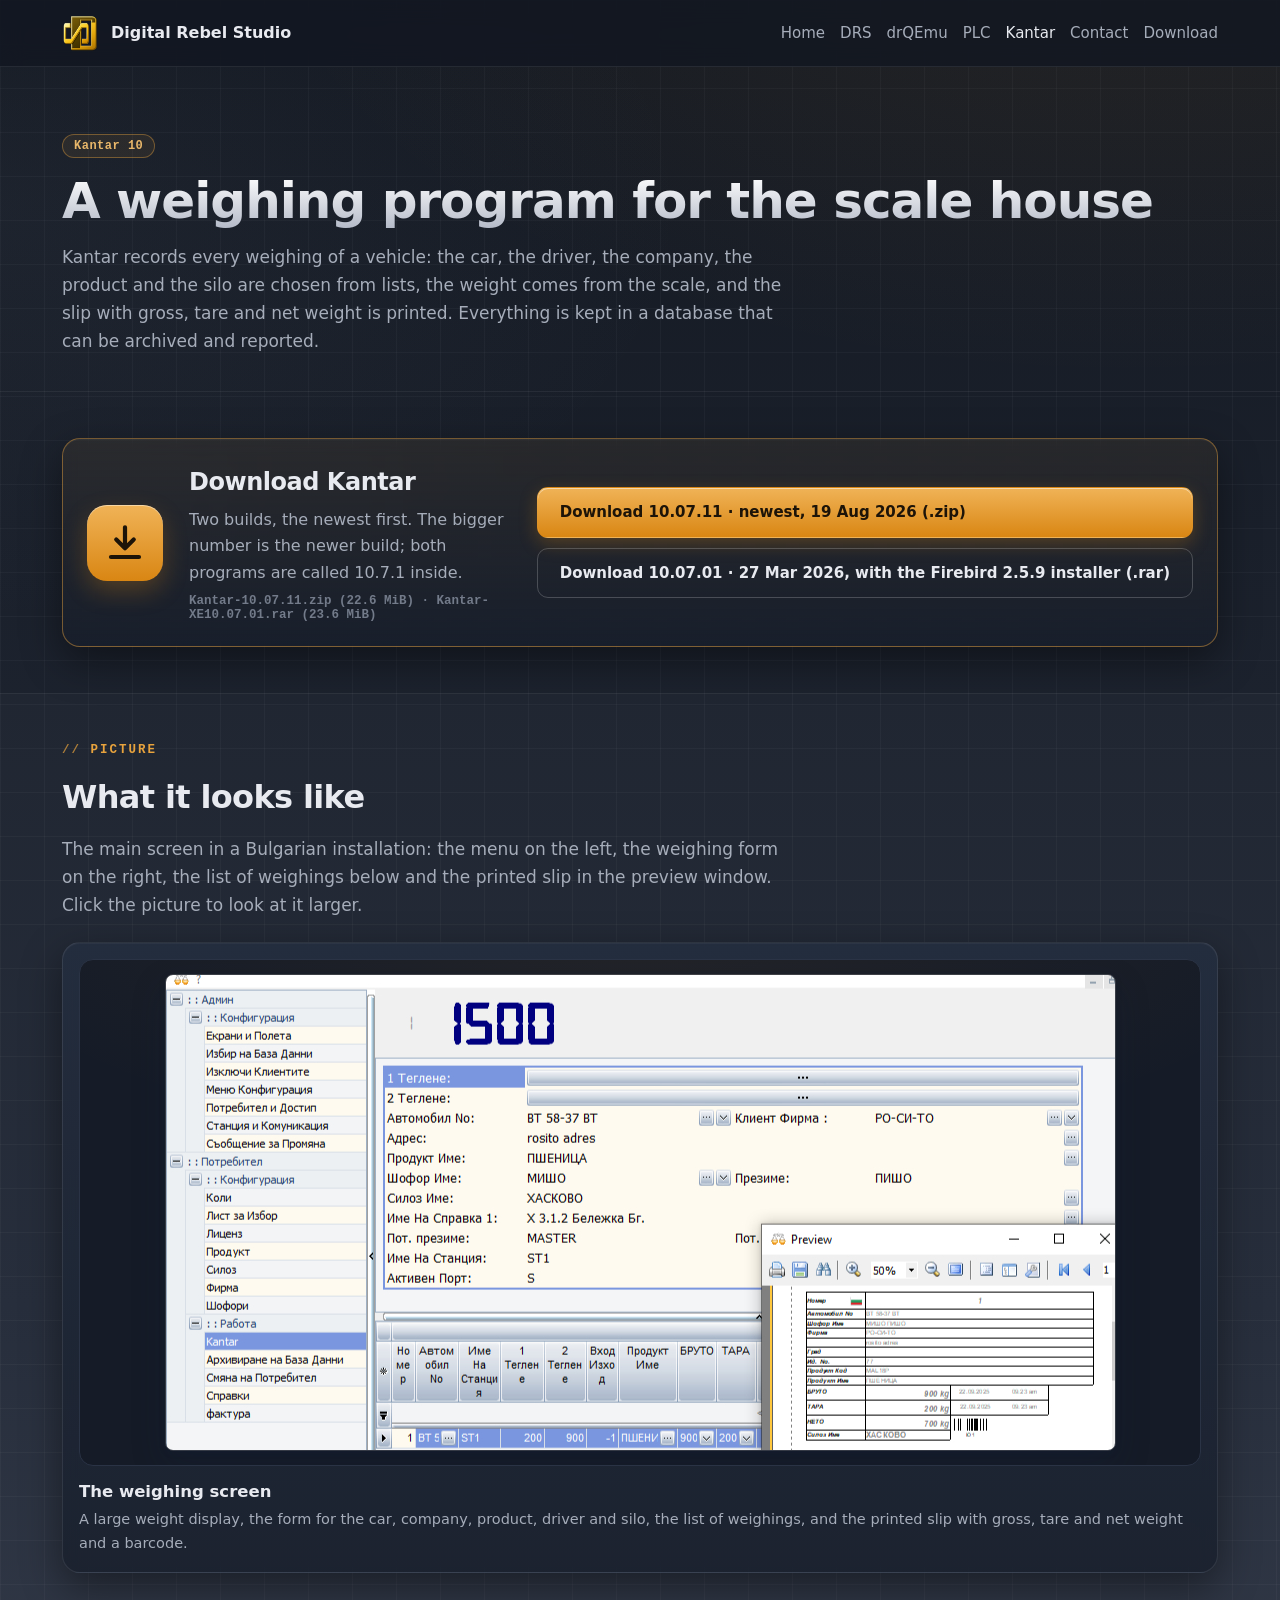
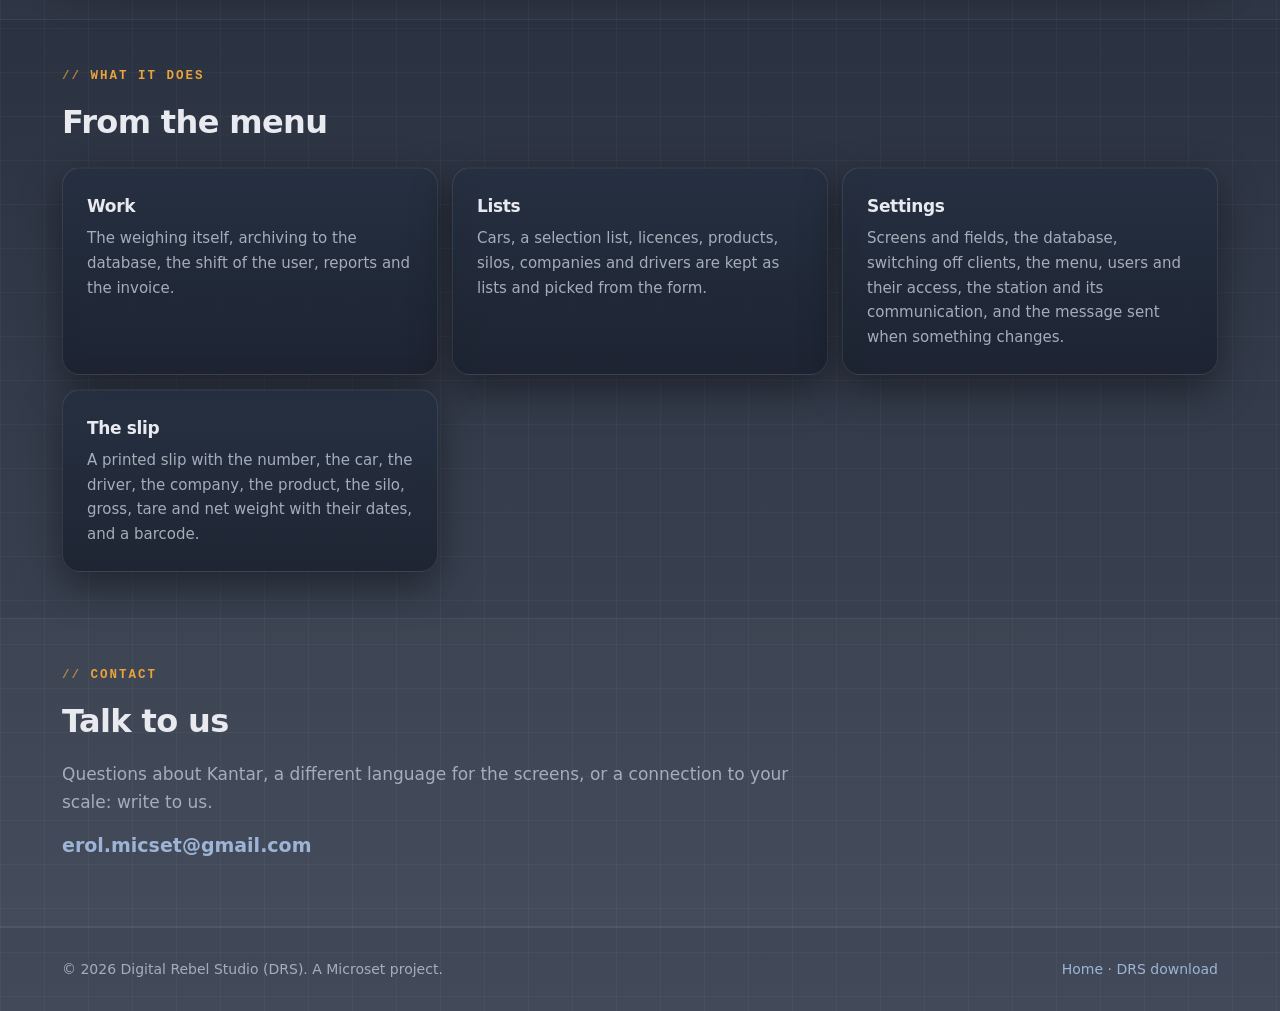
<file: Kantar.html>
<!DOCTYPE html>
<html lang="en">
<head>
<meta charset="utf-8">
<meta name="viewport" content="width=device-width, initial-scale=1">
<title>Kantar · weighing program · Digital Rebel Studio</title>
<link rel="canonical" href="https://erolmicset.github.io/Kantar.html">
<meta name="description" content="Kantar records every weighing of a vehicle: car, driver, company, product and silo, with a printed slip showing gross, tare and net weight.">
<meta property="og:site_name" content="Digital Rebel Studio">
<meta property="og:type" content="website">
<meta property="og:title" content="Kantar · weighing program · Digital Rebel Studio">
<meta property="og:description" content="Kantar records every weighing of a vehicle and prints a slip with gross, tare and net weight.">
<meta property="og:url" content="https://erolmicset.github.io/Kantar.html">
<meta property="og:image" content="https://erolmicset.github.io/images/Kantar/Kantar10.jpg">
<meta name="twitter:card" content="summary_large_image">
<meta name="twitter:title" content="Kantar · weighing program · Digital Rebel Studio">
<meta name="twitter:description" content="Kantar records every weighing of a vehicle and prints a slip with gross, tare and net weight.">
<meta name="twitter:image" content="https://erolmicset.github.io/images/Kantar/Kantar10.jpg">
<meta name="theme-color" content="#0f1626">
<link rel="icon" type="image/png" href="images/drs-favicon.png">
<script>document.documentElement.classList.add('js')</script>
<style>
:root{
  --bg:#ffffff; --bg-alt:#f4f7fc; --card:#ffffff; --panel:#f8fafc;
  --text:#0d1424; --muted:#57617a; --faint:#8a93a8;
  --line:#e2e8f2;
  --accent:#2563eb; --amber:#d98613; --accent-ink:#ffffff; --ok:#16a34a;
  --shadow:0 1px 2px rgba(13,20,36,.05),0 10px 28px rgba(13,20,36,.07);
  --mono:ui-monospace,SFMono-Regular,Menlo,Consolas,"Liberation Mono",monospace;
}
@media (prefers-color-scheme:dark){
  :root{
    --bg:#0a1020; --bg-alt:#0d1428; --card:#121b33; --panel:#0e1730;
    --text:#e9edf6; --muted:#9aa5bd; --faint:#6e7891;
    --line:#1f2b4a;
    --accent:#5b8cff; --amber:#e8a33d; --accent-ink:#06101f; --ok:#34d399;
    --shadow:0 1px 2px rgba(0,0,0,.4),0 10px 28px rgba(0,0,0,.35);
  }
}
*{box-sizing:border-box}
html{scroll-behavior:smooth}
@media (prefers-reduced-motion:reduce){html{scroll-behavior:auto}*{animation:none!important;transition:none!important}}
body{margin:0;background:var(--bg);color:var(--text);
  font:16px/1.65 system-ui,-apple-system,"Segoe UI",Roboto,Helvetica,Arial,sans-serif;-webkit-font-smoothing:antialiased}
a{color:var(--accent);text-decoration:none}
a:hover{text-decoration:underline}
:focus-visible{outline:2px solid var(--accent);outline-offset:3px;border-radius:6px}
h1,h2,h3{letter-spacing:-.02em}
img{max-width:100%;height:auto;display:block}
.wrap{max-width:1200px;margin:0 auto;padding:0 22px}
header.nav{position:sticky;top:0;z-index:30;background:color-mix(in srgb,var(--bg) 84%,transparent);
  backdrop-filter:blur(12px);border-bottom:1px solid var(--line)}
.nav .wrap{display:flex;align-items:center;justify-content:space-between;gap:18px;height:66px}
.brand{display:flex;align-items:center;gap:11px;font-weight:700;color:var(--text);white-space:nowrap}
.brand:hover{text-decoration:none}
.logo{width:38px;height:38px;object-fit:contain}
.nav nav{display:flex;gap:15px;align-items:center}
.nav nav a{color:var(--muted);font-size:15px;white-space:nowrap}
.nav nav a:hover,.nav nav a[aria-current]{color:var(--text);text-decoration:none}
.btn{display:inline-block;padding:12px 22px;border-radius:11px;font-weight:600;font-size:15px;border:1px solid transparent;cursor:pointer;font-family:inherit}
.btn:hover{text-decoration:none}
.btn.primary{background:linear-gradient(180deg,#f0b357,#d98613);color:#1d1408;
  box-shadow:inset 0 1px 0 rgba(255,255,255,.5),0 6px 18px rgba(217,134,19,.28);transition:transform .2s,filter .2s}
.btn.primary:hover{filter:brightness(1.06);transform:translateY(-1px)}
.btn.ghost{border-color:var(--line);color:var(--text);background:var(--card)}
.btn.ghost:hover{border-color:var(--amber)}
.eyebrow{font-size:12.5px;font-weight:700;letter-spacing:1.5px;text-transform:uppercase;color:var(--amber);margin:0 0 10px}
.head{padding:64px 0 36px;background:radial-gradient(1100px 380px at 50% -90px,color-mix(in srgb,var(--amber) 16%,transparent),transparent)}
h1{font-size:clamp(32px,5vw,50px);line-height:1.1;margin:0 0 14px}
h2{font-size:clamp(24px,3vw,32px);margin:0 0 12px}
.sub{color:var(--muted);max-width:740px;margin:0;font-size:17px}
section{padding:46px 0}
section.alt{background:var(--bg-alt);border-block:1px solid var(--line)}
.card{background:var(--card);border:1px solid var(--line);border-radius:18px;padding:24px;box-shadow:var(--shadow)}

/* recommended */
.rec{display:grid;grid-template-columns:auto 1fr auto;gap:26px;align-items:center;
  border-color:color-mix(in srgb,var(--amber) 50%,var(--line));
  background:linear-gradient(180deg,color-mix(in srgb,var(--amber) 8%,var(--card)),var(--card))}
.rec .ico{width:76px;height:76px;border-radius:20px;display:grid;place-items:center;
  background:linear-gradient(180deg,#f0b357,#d98613);box-shadow:inset 0 1px 0 rgba(255,255,255,.5),0 10px 24px rgba(217,134,19,.3)}
.rec .ico svg{width:42px;height:42px}
.rec h2{margin:0 0 4px;font-size:24px}
.rec p{margin:0;color:var(--muted)}
.rec .meta{font:600 12.5px var(--mono);color:var(--faint);margin-top:8px}
@media(max-width:800px){.rec{grid-template-columns:1fr;text-align:center}.rec .ico{margin:0 auto}}

/* package table */
.pk{display:grid;gap:16px;grid-template-columns:repeat(auto-fit,minmax(260px,1fr));margin-top:22px}
.pk .card{padding:20px;transition:transform .3s cubic-bezier(.2,.7,.2,1),box-shadow .3s,border-color .2s}
.pk .card:hover{transform:translateY(-3px);border-color:var(--amber)}
.pk .card.me{border-color:var(--amber);box-shadow:0 0 0 2px color-mix(in srgb,var(--amber) 35%,transparent),var(--shadow)}
.pk h3{margin:0 0 2px;font-size:18px}
.pk .os{font-size:12px;font-weight:700;letter-spacing:1.2px;text-transform:uppercase;color:var(--amber)}
.pk ul{list-style:none;margin:12px 0 0;padding:0;display:grid;gap:8px}
.pk li{display:flex;justify-content:space-between;gap:10px;font-size:14px;color:var(--muted);border-top:1px solid var(--line);padding-top:8px}
.pk li b{color:var(--text);font-weight:600}
.pk li code,.path{font:12.5px var(--mono);color:var(--faint)}
.sz{font:600 12.5px var(--mono);white-space:nowrap}

/* hash */
.hash{display:flex;gap:10px;align-items:center;flex-wrap:wrap;margin-top:12px}
.hash code{flex:1 1 360px;min-width:0;overflow-wrap:anywhere;font:13px/1.5 var(--mono);background:var(--panel);
  border:1px solid var(--line);border-radius:10px;padding:10px 12px}
.pre{background:#070d1f;color:#d7e0ff;border-radius:12px;padding:14px 16px;border:1px solid #1c2748;
  font:13px/1.7 var(--mono);overflow-x:auto;white-space:pre;margin:8px 0 0}
.tabs{display:flex;gap:8px;flex-wrap:wrap;margin:14px 0 0}
.tabs button{font:inherit;font-size:14px;font-weight:600;cursor:pointer;padding:7px 15px;border-radius:999px;
  border:1px solid var(--line);background:var(--card);color:var(--text)}
.tabs button[aria-pressed="true"]{background:linear-gradient(180deg,#f0b357,#d98613);border-color:#c47a10;color:#1d1408}

/* flow */
.plate{background:#f7f9fc;border:1px solid #e0e7f1;border-radius:18px;padding:18px;box-shadow:var(--shadow)}
.plate svg{display:block;width:100%;height:auto;max-width:980px;margin:0 auto}
.plate .pcap{font-size:12.5px;color:#7a869c;margin:8px 4px 0;font-weight:600}
.step rect{filter:drop-shadow(0 3px 5px rgba(20,32,60,.22))}
.js .step{opacity:0;transform:translateY(8px);transition:opacity .5s ease,transform .5s ease;transition-delay:var(--d)}
.js .plate.go .step{opacity:1;transform:none}
.js .plate .arrow{stroke-dasharray:1;stroke-dashoffset:1}
.js .plate.go .arrow{animation:draw .7s ease-out forwards;animation-delay:var(--d)}
@keyframes draw{to{stroke-dashoffset:0}}
.js .reveal{opacity:0;transform:translateY(16px);transition:opacity .6s ease,transform .6s cubic-bezier(.2,.7,.2,1)}
.js .reveal.in{opacity:1;transform:none}
.notes{display:grid;gap:14px;grid-template-columns:repeat(auto-fit,minmax(280px,1fr))}
.notes p{margin:0;color:var(--muted);font-size:15px}
.notes h3{margin:0 0 6px;font-size:17px}
footer{border-top:1px solid var(--line);padding:30px 0;color:var(--muted);font-size:14px}
footer .wrap{display:flex;justify-content:space-between;gap:16px;flex-wrap:wrap}
.badge{display:inline-block;font:700 12px var(--mono);letter-spacing:.5px;color:var(--accent);border:1px solid color-mix(in srgb,var(--accent) 45%,var(--line));background:color-mix(in srgb,var(--accent) 9%,transparent);padding:4px 11px;border-radius:999px;margin-bottom:16px}
.rec .ico{background:linear-gradient(180deg,#7fa6ee,#2563eb)!important;box-shadow:inset 0 1px 0 rgba(255,255,255,.45),0 10px 24px rgba(37,99,235,.3)!important}
.rec{border-color:color-mix(in srgb,var(--accent) 50%,var(--line))!important;background:linear-gradient(180deg,color-mix(in srgb,var(--accent) 7%,var(--card)),var(--card))!important}
.rec .ico svg{stroke:#fff}
.shotgrid{display:grid;gap:22px;grid-template-columns:1fr;margin-top:22px}
.shotfig{padding:16px;margin:0}
.shotfig .frame{background:radial-gradient(700px 240px at 50% -40px,#eef2f9,#e1e8f3);border:1px solid var(--line);border-radius:14px;padding:14px;display:grid;place-items:center;cursor:zoom-in;overflow:hidden}
.shotfig img{width:auto;max-width:100%;height:auto;border-radius:8px;border:1px solid #d6deec;box-shadow:0 14px 34px rgba(20,32,60,.22),0 2px 6px rgba(20,32,60,.15);transition:transform .5s cubic-bezier(.2,.7,.2,1)}
.shotfig .frame:hover img{transform:scale(1.015)}
.shotfig figcaption{margin-top:12px;display:grid;gap:3px}
.shotfig figcaption b{font-size:16.5px}
.shotfig figcaption span{color:var(--muted);font-size:14.5px}
dialog.zoom{border:0;padding:0;background:transparent;max-width:none;max-height:none;width:100vw;height:100vh;margin:0}
dialog.zoom::backdrop{background:rgba(5,9,18,.9)}
.zb{position:relative;width:100%;height:100%;display:flex;flex-direction:column;align-items:center;padding:54px 40px 16px}
.zb .view{flex:1 1 auto;min-height:0;width:100%;overflow:auto;display:grid;place-items:center}
.zb img{width:auto;height:auto;max-width:100%;max-height:calc(100vh - 150px);border-radius:10px;box-shadow:0 24px 70px rgba(0,0,0,.65);animation:zin .35s cubic-bezier(.2,.7,.2,1)}
@keyframes zin{from{opacity:0;transform:scale(.96)}to{opacity:1;transform:none}}
.zb .cap{color:#d8deea;margin-top:12px;font-size:15px;text-align:center;max-width:860px}
.zb .cap b{display:block;color:#fff;font-size:17px}
.zb button{font:inherit;cursor:pointer;border:1px solid rgba(255,255,255,.18);background:rgba(20,28,48,.82);color:#fff;min-width:44px;height:44px;border-radius:999px;font-size:20px;position:absolute}
.zb button:hover{background:rgba(217,134,19,.92)}
.zb .close{top:10px;right:14px}.zb .prev{left:10px;top:50%}.zb .next{right:10px;top:50%}
</style>
<link rel="stylesheet" href="site.css">
</head>
<body>

<header class="nav">
  <div class="wrap">
    <a class="brand" href="index.html"><img class="logo" src="images/drs-logo.png" alt="" width="38" height="38"> Digital Rebel Studio</a>
    <nav aria-label="Primary">
      <a href="index.html">Home</a>
      <a href="DRS.html">DRS</a>
      <a href="drQEmu.html">drQEmu</a>
      <a href="PLC.html">PLC</a>
      <a href="Kantar.html" aria-current="page">Kantar</a>
      <a href="#contact">Contact</a>
      <a href="DRSDownload.html">Download</a>
    </nav>
  </div>
</header>

<main>
  <div class="head">
    <div class="wrap">
      <span class="badge" translate="no">Kantar 10</span>
      <h1>A weighing program for the scale house</h1>
      <p class="sub"><span translate="no" class="notranslate">Kantar</span> records every weighing of a vehicle: the car, the driver, the company, the product and the silo are chosen from lists, the weight comes from the scale, and the slip with gross, tare and net weight is printed. Everything is kept in a database that can be archived and reported.</p>
    </div>
  </div>

  <section>
    <div class="wrap">
      <div class="card rec reveal" id="rec">
        <div class="ico" aria-hidden="true"><svg viewBox="0 0 24 24" fill="none" stroke-width="2.4" stroke-linecap="round" stroke-linejoin="round"><path d="M12 3v12m0 0l-5-5m5 5l5-5M4 20h16"/></svg></div>
        <div>
          <h2 id="recTitle">Download <span translate="no" class="notranslate">Kantar</span></h2>
          <p id="recText">Two builds, the newest first. The bigger number is the newer build; both programs are called 10.7.1 inside.</p>
          <p class="meta" translate="no">Kantar-10.07.11.zip (22.6 MiB) &middot; Kantar-XE10.07.01.rar (23.6 MiB)</p>
        </div>
        <div style="display:grid;gap:10px">
          <a class="btn primary" href="https://github.com/ErolMicset/ErolMicset.github.io/releases/download/v1.0.1/Kantar-10.07.11.zip" download>Download 10.07.11 &middot; newest, 19 Aug 2026 (.zip)</a>
          <a class="btn ghost" href="https://github.com/ErolMicset/ErolMicset.github.io/releases/download/v1.0.1/Kantar-XE10.07.01.rar" download>Download 10.07.01 &middot; 27 Mar 2026, with the Firebird 2.5.9 installer (.rar)</a>
        </div>
      </div>
    </div>
  </section>

  <section class="alt">
    <div class="wrap">
      <p class="eyebrow">Picture</p>
      <h2>What it looks like</h2>
      <p class="sub">The main screen in a Bulgarian installation: the menu on the left, the weighing form on the right, the list of weighings below and the printed slip in the preview window. Click the picture to look at it larger.</p>
      <div class="shotgrid" id="shots">
      <figure class="card shotfig reveal">
        <div class="frame"><img src="images/Kantar/Kantar10.jpg" alt="The Kantar main screen: a large seven-segment weight display showing 1500, the weighing form with car, company, address, product, driver, silo and station, the list of weighings, the menu on the left and a preview of the printed slip with gross, tare and net weight and a barcode." width="949" height="475" loading="lazy"></div>
        <figcaption><b>The weighing screen</b><span>A large weight display, the form for the car, company, product, driver and silo, the list of weighings, and the printed slip with gross, tare and net weight and a barcode.</span></figcaption>
      </figure>
      </div>
    </div>
  </section>

  <section>
    <div class="wrap">
      <p class="eyebrow">What it does</p>
      <h2>From the menu</h2>
      <div class="notes" style="margin-top:18px">
        <div class="card reveal"><h3>Work</h3><p>The weighing itself, archiving to the database, the shift of the user, reports and the invoice.</p></div>
        <div class="card reveal"><h3>Lists</h3><p>Cars, a selection list, licences, products, silos, companies and drivers are kept as lists and picked from the form.</p></div>
        <div class="card reveal"><h3>Settings</h3><p>Screens and fields, the database, switching off clients, the menu, users and their access, the station and its communication, and the message sent when something changes.</p></div>
        <div class="card reveal"><h3>The slip</h3><p>A printed slip with the number, the car, the driver, the company, the product, the silo, gross, tare and net weight with their dates, and a barcode.</p></div>
      </div>
    </div>
  </section>

  <section class="alt" id="contact">
    <div class="wrap">
      <p class="eyebrow">Contact</p>
      <h2>Talk to us</h2>
      <p class="sub">Questions about <span translate="no" class="notranslate">Kantar</span>, a different language for the screens, or a connection to your scale: write to us.</p>
      <p style="font-size:19px;font-weight:600;margin:14px 0 18px"><a href="mailto:erol.micset@gmail.com?subject=Kantar">erol.micset@gmail.com</a></p>
    </div>
  </section>
</main>

<footer>
  <div class="wrap">
    <span>&copy; <span id="y">2026</span> <span translate="no" class="notranslate">Digital Rebel Studio</span> (<span translate="no" class="notranslate">DRS</span>). A <span translate="no" class="notranslate">Microset</span> project.</span>
    <span><a href="index.html">Home</a> &middot; <a href="DRSDownload.html"><span translate="no" class="notranslate">DRS</span> download</a></span>
  </div>
</footer>

<script>
(function () {
  'use strict';
  var reduce = window.matchMedia && matchMedia('(prefers-reduced-motion: reduce)').matches;
  var imgs = Array.prototype.slice.call(document.querySelectorAll('#shots img')), dlg, zi, zc, at = 0;
  function build() {
    dlg = document.createElement('dialog'); dlg.className = 'zoom'; dlg.setAttribute('aria-label', 'Picture');
    dlg.innerHTML = '<div class="zb"><button type="button" class="close" aria-label="Close">✕</button><button type="button" class="prev" aria-label="Previous">‹</button><div class="view"><img alt=""></div><div class="cap"></div><button type="button" class="next" aria-label="Next">›</button></div>';
    document.body.appendChild(dlg); zi = dlg.querySelector('img'); zc = dlg.querySelector('.cap');
    dlg.querySelector('.close').onclick = function () { dlg.close(); };
    dlg.querySelector('.prev').onclick = function () { show(at - 1); };
    dlg.querySelector('.next').onclick = function () { show(at + 1); };
    dlg.addEventListener('click', function (e) { if (e.target === dlg || e.target.className === 'zb' || e.target.className === 'view') dlg.close(); });
    dlg.addEventListener('keydown', function (e) { if (e.key === 'ArrowLeft') show(at - 1); else if (e.key === 'ArrowRight') show(at + 1); });
  }
  function show(i) { at = (i + imgs.length) % imgs.length; var im = imgs[at], f = im.closest('figure'); zi.src = im.src; zi.alt = im.alt; zc.innerHTML = f.querySelector('figcaption').innerHTML; }
  imgs.forEach(function (im, i) { im.parentElement.addEventListener('click', function () { if (!dlg) build(); show(i); dlg.showModal(); }); });
  var items = Array.prototype.slice.call(document.querySelectorAll('.reveal'));
  if (reduce || !('IntersectionObserver' in window)) items.forEach(function (e) { e.classList.add('in'); });
  else {
    var io = new IntersectionObserver(function (en) { en.forEach(function (x) { if (x.isIntersecting) { x.target.classList.add('in'); io.unobserve(x.target); } }); }, { threshold: 0.12 });
    items.forEach(function (e, i) { e.style.transitionDelay = (i % 3) * 0.08 + 's'; io.observe(e); });
    setTimeout(function () { items.forEach(function (e) { e.classList.add('in'); }); }, 6000);
  }
  document.getElementById('y').textContent = new Date().getFullYear();
})();
</script>
</body>
</html>
</file>
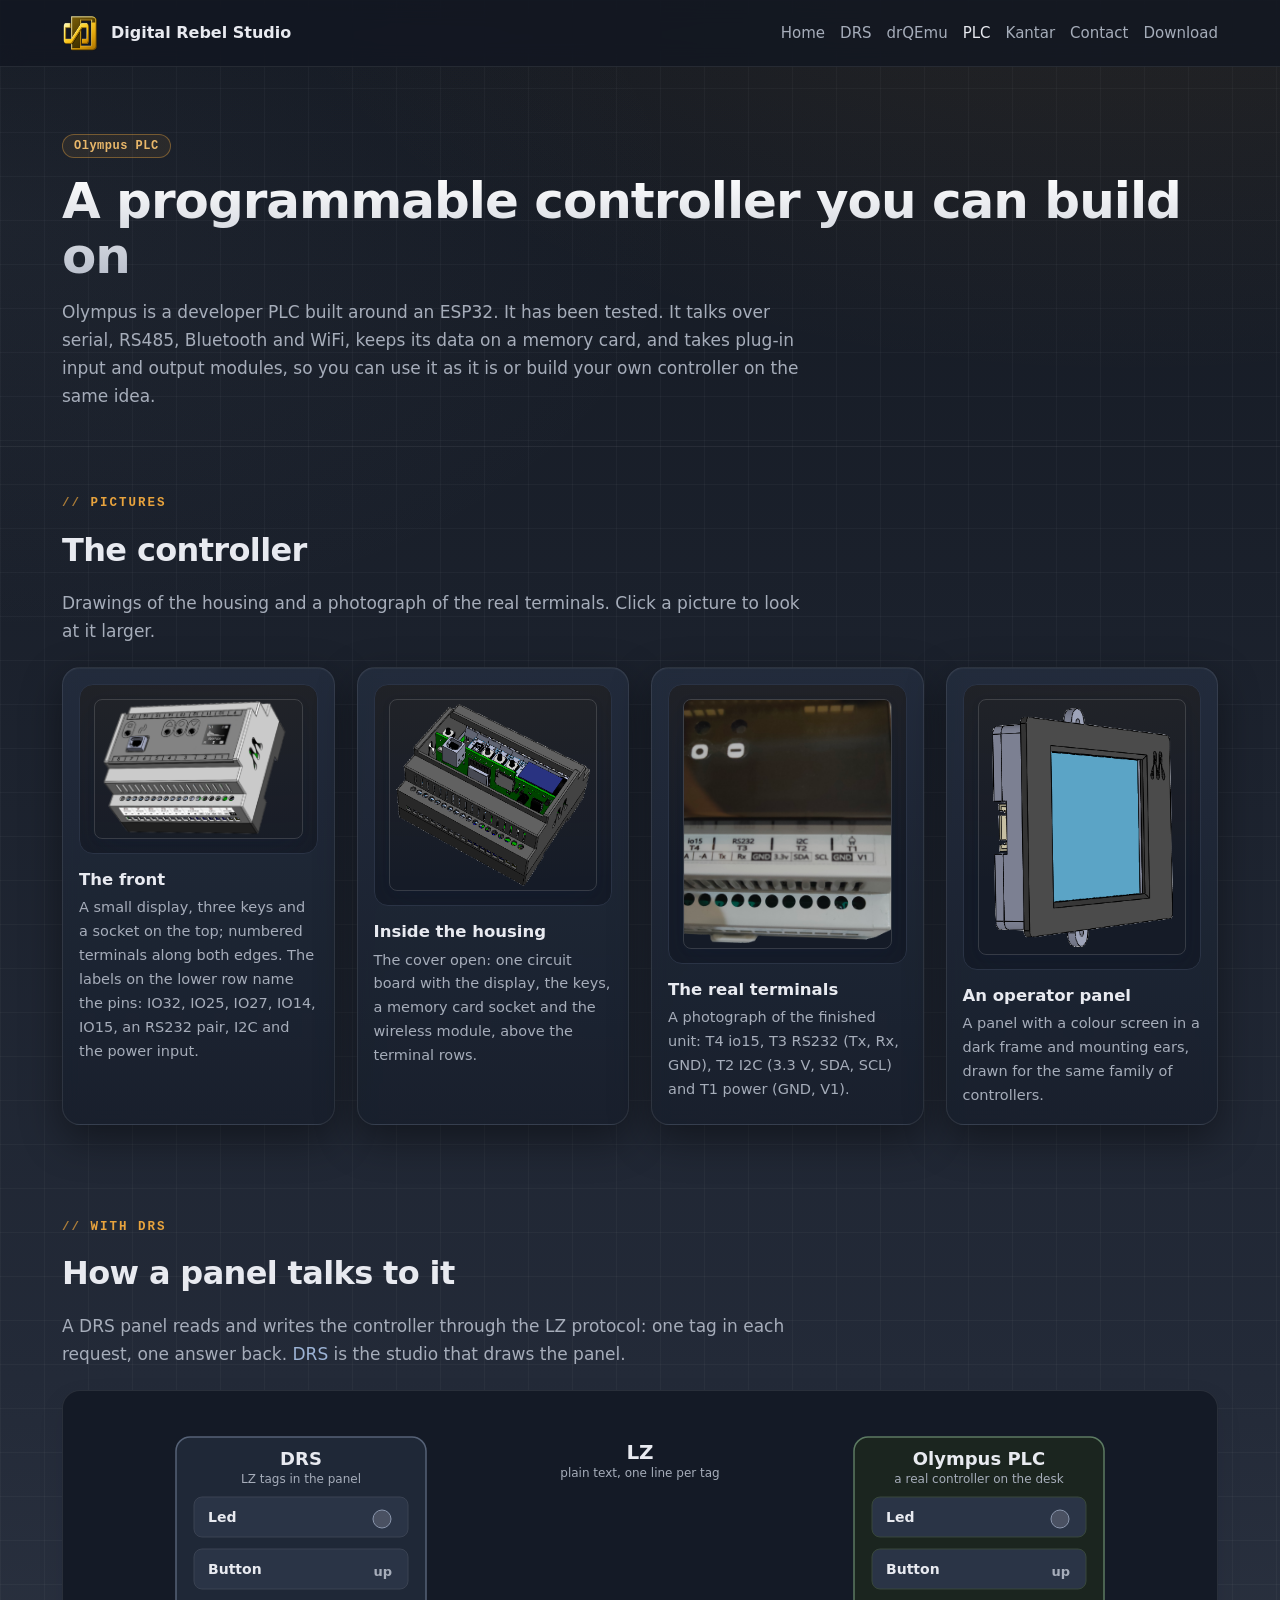
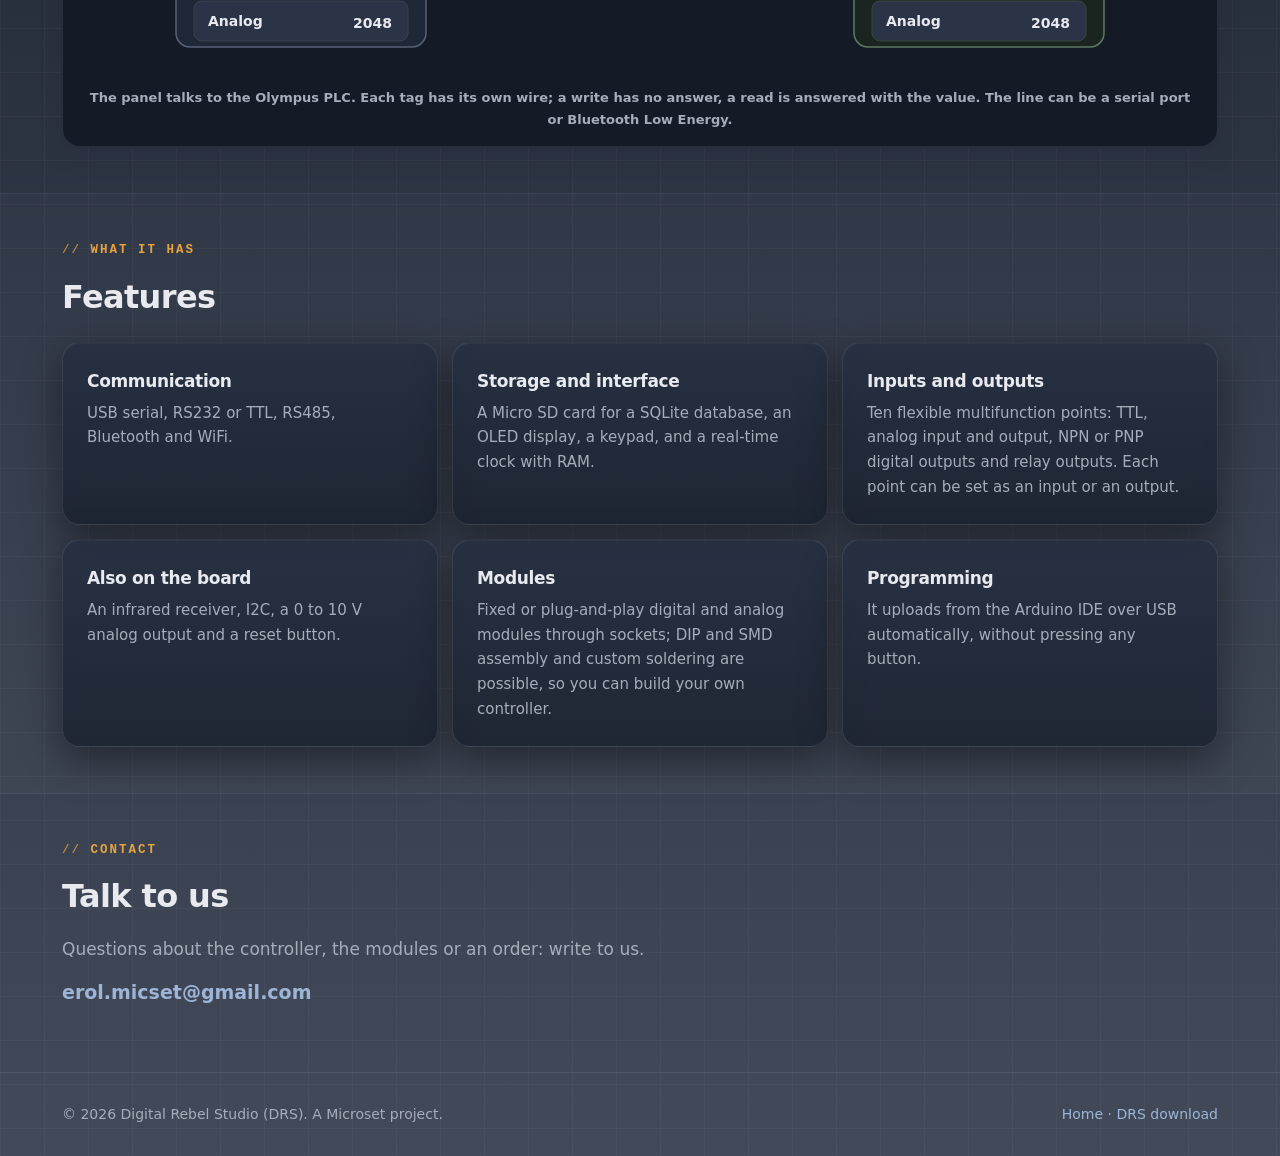
<file: PLC.html>
<!DOCTYPE html>
<html lang="en">
<head>
<meta charset="utf-8">
<meta name="viewport" content="width=device-width, initial-scale=1">
<title>Olympus PLC · Digital Rebel Studio</title>
<link rel="canonical" href="https://erolmicset.github.io/PLC.html">
<meta name="description" content="Olympus is an ESP32 developer PLC with serial, RS485, Bluetooth and WiFi, a memory card for SQLite, ten flexible input and output points and plug-in modules.">
<meta property="og:site_name" content="Digital Rebel Studio">
<meta property="og:type" content="website">
<meta property="og:title" content="Olympus PLC · Digital Rebel Studio">
<meta property="og:description" content="Olympus is an ESP32 developer PLC with serial, RS485, Bluetooth and WiFi, a memory card for SQLite and ten flexible input and output points.">
<meta property="og:url" content="https://erolmicset.github.io/PLC.html">
<meta property="og:image" content="https://erolmicset.github.io/images/PLC/OlympusReal-web.png">
<meta name="twitter:card" content="summary_large_image">
<meta name="twitter:title" content="Olympus PLC · Digital Rebel Studio">
<meta name="twitter:description" content="Olympus is an ESP32 developer PLC with serial, RS485, Bluetooth and WiFi, a memory card for SQLite and ten flexible input and output points.">
<meta name="twitter:image" content="https://erolmicset.github.io/images/PLC/OlympusReal-web.png">
<meta name="theme-color" content="#0f1626">
<link rel="icon" type="image/png" href="images/drs-favicon.png">
<script>document.documentElement.classList.add('js')</script>
<style>
:root{
  --bg:#ffffff; --bg-alt:#f4f7fc; --card:#ffffff; --panel:#f8fafc;
  --text:#0d1424; --muted:#57617a; --faint:#8a93a8;
  --line:#e2e8f2;
  --accent:#2563eb; --amber:#d98613; --accent-ink:#ffffff; --ok:#16a34a;
  --shadow:0 1px 2px rgba(13,20,36,.05),0 10px 28px rgba(13,20,36,.07);
  --mono:ui-monospace,SFMono-Regular,Menlo,Consolas,"Liberation Mono",monospace;
}
@media (prefers-color-scheme:dark){
  :root{
    --bg:#0a1020; --bg-alt:#0d1428; --card:#121b33; --panel:#0e1730;
    --text:#e9edf6; --muted:#9aa5bd; --faint:#6e7891;
    --line:#1f2b4a;
    --accent:#5b8cff; --amber:#e8a33d; --accent-ink:#06101f; --ok:#34d399;
    --shadow:0 1px 2px rgba(0,0,0,.4),0 10px 28px rgba(0,0,0,.35);
  }
}
*{box-sizing:border-box}
html{scroll-behavior:smooth}
@media (prefers-reduced-motion:reduce){html{scroll-behavior:auto}*{animation:none!important;transition:none!important}}
body{margin:0;background:var(--bg);color:var(--text);
  font:16px/1.65 system-ui,-apple-system,"Segoe UI",Roboto,Helvetica,Arial,sans-serif;-webkit-font-smoothing:antialiased}
a{color:var(--accent);text-decoration:none}
a:hover{text-decoration:underline}
:focus-visible{outline:2px solid var(--accent);outline-offset:3px;border-radius:6px}
h1,h2,h3{letter-spacing:-.02em}
img{max-width:100%;height:auto;display:block}
.wrap{max-width:1200px;margin:0 auto;padding:0 22px}
header.nav{position:sticky;top:0;z-index:30;background:color-mix(in srgb,var(--bg) 84%,transparent);
  backdrop-filter:blur(12px);border-bottom:1px solid var(--line)}
.nav .wrap{display:flex;align-items:center;justify-content:space-between;gap:18px;height:66px}
.brand{display:flex;align-items:center;gap:11px;font-weight:700;color:var(--text);white-space:nowrap}
.brand:hover{text-decoration:none}
.logo{width:38px;height:38px;object-fit:contain}
.nav nav{display:flex;gap:15px;align-items:center}
.nav nav a{color:var(--muted);font-size:15px;white-space:nowrap}
.nav nav a:hover,.nav nav a[aria-current]{color:var(--text);text-decoration:none}
.btn{display:inline-block;padding:12px 22px;border-radius:11px;font-weight:600;font-size:15px;border:1px solid transparent;cursor:pointer;font-family:inherit}
.btn:hover{text-decoration:none}
.btn.primary{background:linear-gradient(180deg,#f0b357,#d98613);color:#1d1408;
  box-shadow:inset 0 1px 0 rgba(255,255,255,.5),0 6px 18px rgba(217,134,19,.28);transition:transform .2s,filter .2s}
.btn.primary:hover{filter:brightness(1.06);transform:translateY(-1px)}
.btn.ghost{border-color:var(--line);color:var(--text);background:var(--card)}
.btn.ghost:hover{border-color:var(--amber)}
.eyebrow{font-size:12.5px;font-weight:700;letter-spacing:1.5px;text-transform:uppercase;color:var(--amber);margin:0 0 10px}
.head{padding:64px 0 36px;background:radial-gradient(1100px 380px at 50% -90px,color-mix(in srgb,var(--amber) 16%,transparent),transparent)}
h1{font-size:clamp(32px,5vw,50px);line-height:1.1;margin:0 0 14px}
h2{font-size:clamp(24px,3vw,32px);margin:0 0 12px}
.sub{color:var(--muted);max-width:740px;margin:0;font-size:17px}
section{padding:46px 0}
section.alt{background:var(--bg-alt);border-block:1px solid var(--line)}
.card{background:var(--card);border:1px solid var(--line);border-radius:18px;padding:24px;box-shadow:var(--shadow)}

/* recommended */
.rec{display:grid;grid-template-columns:auto 1fr auto;gap:26px;align-items:center;
  border-color:color-mix(in srgb,var(--amber) 50%,var(--line));
  background:linear-gradient(180deg,color-mix(in srgb,var(--amber) 8%,var(--card)),var(--card))}
.rec .ico{width:76px;height:76px;border-radius:20px;display:grid;place-items:center;
  background:linear-gradient(180deg,#f0b357,#d98613);box-shadow:inset 0 1px 0 rgba(255,255,255,.5),0 10px 24px rgba(217,134,19,.3)}
.rec .ico svg{width:42px;height:42px}
.rec h2{margin:0 0 4px;font-size:24px}
.rec p{margin:0;color:var(--muted)}
.rec .meta{font:600 12.5px var(--mono);color:var(--faint);margin-top:8px}
@media(max-width:800px){.rec{grid-template-columns:1fr;text-align:center}.rec .ico{margin:0 auto}}

/* package table */
.pk{display:grid;gap:16px;grid-template-columns:repeat(auto-fit,minmax(260px,1fr));margin-top:22px}
.pk .card{padding:20px;transition:transform .3s cubic-bezier(.2,.7,.2,1),box-shadow .3s,border-color .2s}
.pk .card:hover{transform:translateY(-3px);border-color:var(--amber)}
.pk .card.me{border-color:var(--amber);box-shadow:0 0 0 2px color-mix(in srgb,var(--amber) 35%,transparent),var(--shadow)}
.pk h3{margin:0 0 2px;font-size:18px}
.pk .os{font-size:12px;font-weight:700;letter-spacing:1.2px;text-transform:uppercase;color:var(--amber)}
.pk ul{list-style:none;margin:12px 0 0;padding:0;display:grid;gap:8px}
.pk li{display:flex;justify-content:space-between;gap:10px;font-size:14px;color:var(--muted);border-top:1px solid var(--line);padding-top:8px}
.pk li b{color:var(--text);font-weight:600}
.pk li code,.path{font:12.5px var(--mono);color:var(--faint)}
.sz{font:600 12.5px var(--mono);white-space:nowrap}

/* hash */
.hash{display:flex;gap:10px;align-items:center;flex-wrap:wrap;margin-top:12px}
.hash code{flex:1 1 360px;min-width:0;overflow-wrap:anywhere;font:13px/1.5 var(--mono);background:var(--panel);
  border:1px solid var(--line);border-radius:10px;padding:10px 12px}
.pre{background:#070d1f;color:#d7e0ff;border-radius:12px;padding:14px 16px;border:1px solid #1c2748;
  font:13px/1.7 var(--mono);overflow-x:auto;white-space:pre;margin:8px 0 0}
.tabs{display:flex;gap:8px;flex-wrap:wrap;margin:14px 0 0}
.tabs button{font:inherit;font-size:14px;font-weight:600;cursor:pointer;padding:7px 15px;border-radius:999px;
  border:1px solid var(--line);background:var(--card);color:var(--text)}
.tabs button[aria-pressed="true"]{background:linear-gradient(180deg,#f0b357,#d98613);border-color:#c47a10;color:#1d1408}

/* flow */
.plate{background:#f7f9fc;border:1px solid #e0e7f1;border-radius:18px;padding:18px;box-shadow:var(--shadow)}
.plate svg{display:block;width:100%;height:auto;max-width:980px;margin:0 auto}
.plate .pcap{font-size:12.5px;color:#7a869c;margin:8px 4px 0;font-weight:600}
.step rect{filter:drop-shadow(0 3px 5px rgba(20,32,60,.22))}
.js .step{opacity:0;transform:translateY(8px);transition:opacity .5s ease,transform .5s ease;transition-delay:var(--d)}
.js .plate.go .step{opacity:1;transform:none}
.js .plate .arrow{stroke-dasharray:1;stroke-dashoffset:1}
.js .plate.go .arrow{animation:draw .7s ease-out forwards;animation-delay:var(--d)}
@keyframes draw{to{stroke-dashoffset:0}}
.js .reveal{opacity:0;transform:translateY(16px);transition:opacity .6s ease,transform .6s cubic-bezier(.2,.7,.2,1)}
.js .reveal.in{opacity:1;transform:none}
.notes{display:grid;gap:14px;grid-template-columns:repeat(auto-fit,minmax(280px,1fr))}
.notes p{margin:0;color:var(--muted);font-size:15px}
.notes h3{margin:0 0 6px;font-size:17px}
footer{border-top:1px solid var(--line);padding:30px 0;color:var(--muted);font-size:14px}
footer .wrap{display:flex;justify-content:space-between;gap:16px;flex-wrap:wrap}
.badge{display:inline-block;font:700 12px var(--mono);letter-spacing:.5px;color:var(--accent);border:1px solid color-mix(in srgb,var(--accent) 45%,var(--line));background:color-mix(in srgb,var(--accent) 9%,transparent);padding:4px 11px;border-radius:999px;margin-bottom:16px}
.rec .ico{background:linear-gradient(180deg,#7fa6ee,#2563eb)!important;box-shadow:inset 0 1px 0 rgba(255,255,255,.45),0 10px 24px rgba(37,99,235,.3)!important}
.rec{border-color:color-mix(in srgb,var(--accent) 50%,var(--line))!important;background:linear-gradient(180deg,color-mix(in srgb,var(--accent) 7%,var(--card)),var(--card))!important}
.rec .ico svg{stroke:#fff}
.shotgrid{display:grid;gap:22px;grid-template-columns:1fr;margin-top:22px}
.shotfig{padding:16px;margin:0}
.shotfig .frame{background:radial-gradient(700px 240px at 50% -40px,#eef2f9,#e1e8f3);border:1px solid var(--line);border-radius:14px;padding:14px;display:grid;place-items:center;cursor:zoom-in;overflow:hidden}
.shotfig img{width:auto;max-width:100%;height:auto;border-radius:8px;border:1px solid #d6deec;box-shadow:0 14px 34px rgba(20,32,60,.22),0 2px 6px rgba(20,32,60,.15);transition:transform .5s cubic-bezier(.2,.7,.2,1)}
.shotfig .frame:hover img{transform:scale(1.015)}
.shotfig figcaption{margin-top:12px;display:grid;gap:3px}
.shotfig figcaption b{font-size:16.5px}
.shotfig figcaption span{color:var(--muted);font-size:14.5px}
dialog.zoom{border:0;padding:0;background:transparent;max-width:none;max-height:none;width:100vw;height:100vh;margin:0}
dialog.zoom::backdrop{background:rgba(5,9,18,.9)}
.zb{position:relative;width:100%;height:100%;display:flex;flex-direction:column;align-items:center;padding:54px 40px 16px}
.zb .view{flex:1 1 auto;min-height:0;width:100%;overflow:auto;display:grid;place-items:center}
.zb img{width:auto;height:auto;max-width:100%;max-height:calc(100vh - 150px);border-radius:10px;box-shadow:0 24px 70px rgba(0,0,0,.65);animation:zin .35s cubic-bezier(.2,.7,.2,1)}
@keyframes zin{from{opacity:0;transform:scale(.96)}to{opacity:1;transform:none}}
.zb .cap{color:#d8deea;margin-top:12px;font-size:15px;text-align:center;max-width:860px}
.zb .cap b{display:block;color:#fff;font-size:17px}
.zb button{font:inherit;cursor:pointer;border:1px solid rgba(255,255,255,.18);background:rgba(20,28,48,.82);color:#fff;min-width:44px;height:44px;border-radius:999px;font-size:20px;position:absolute}
.zb button:hover{background:rgba(217,134,19,.92)}
.zb .close{top:10px;right:14px}.zb .prev{left:10px;top:50%}.zb .next{right:10px;top:50%}
</style>
<link rel="stylesheet" href="site.css">
</head>
<body>

<header class="nav">
  <div class="wrap">
    <a class="brand" href="index.html"><img class="logo" src="images/drs-logo.png" alt="" width="38" height="38"> Digital Rebel Studio</a>
    <nav aria-label="Primary">
      <a href="index.html">Home</a>
      <a href="DRS.html">DRS</a>
      <a href="drQEmu.html">drQEmu</a>
      <a href="PLC.html" aria-current="page">PLC</a>
      <a href="Kantar.html">Kantar</a>
      <a href="#contact">Contact</a>
      <a href="DRSDownload.html">Download</a>
    </nav>
  </div>
</header>

<main>
  <div class="head">
    <div class="wrap">
      <span class="badge" translate="no">Olympus PLC</span>
      <h1>A programmable controller you can build on</h1>
      <p class="sub"><span translate="no" class="notranslate">Olympus</span> is a developer <span translate="no" class="notranslate">PLC</span> built around an <span translate="no" class="notranslate">ESP32</span>. It has been tested. It talks over serial, <span translate="no" class="notranslate">RS485</span>, <span translate="no" class="notranslate">Bluetooth</span> and <span translate="no" class="notranslate">WiFi</span>, keeps its data on a memory card, and takes plug-in input and output modules, so you can use it as it is or build your own controller on the same idea.</p>
    </div>
  </div>

  <section>
    <div class="wrap">
      <p class="eyebrow">Pictures</p>
      <h2>The controller</h2>
      <p class="sub">Drawings of the housing and a photograph of the real terminals. Click a picture to look at it larger.</p>
      <div class="shotgrid" id="shots" style="grid-template-columns:repeat(auto-fit,minmax(250px,1fr))">
      <figure class="card shotfig reveal">
        <div class="frame"><img src="images/PLC/Olympus1.1.png" alt="Front of the Olympus housing: a small display, three keys, a socket, and numbered input and output terminals along the edges." width="863" height="577" loading="lazy"></div>
        <figcaption><b>The front</b><span>A small display, three keys and a socket on the top; numbered terminals along both edges. The labels on the lower row name the pins: <span translate="no" class="notranslate">IO32</span>, <span translate="no" class="notranslate">IO25</span>, <span translate="no" class="notranslate">IO27</span>, <span translate="no" class="notranslate">IO14</span>, <span translate="no" class="notranslate">IO15</span>, an <span translate="no" class="notranslate">RS232</span> pair, <span translate="no" class="notranslate">I2C</span> and the power input.</span></figcaption>
      </figure>
      <figure class="card shotfig reveal">
        <div class="frame"><img src="images/PLC/Olympus1.2.png" alt="The Olympus housing with the cover open: the circuit board with its display, keys, memory card socket and a wireless module." width="729" height="673" loading="lazy"></div>
        <figcaption><b>Inside the housing</b><span>The cover open: one circuit board with the display, the keys, a memory card socket and the wireless module, above the terminal rows.</span></figcaption>
      </figure>
      <figure class="card shotfig reveal">
        <div class="frame"><img src="images/PLC/OlympusReal-web.png" data-full="images/PLC/OlympusReal1.1.png" alt="A photograph of the real terminal row: T4 io15, T3 RS232 with Tx, Rx and GND, T2 I2C with 3.3 V, SDA and SCL, and T1 power with GND and V1." width="1000" height="1201" loading="lazy"></div>
        <figcaption><b>The real terminals</b><span>A photograph of the finished unit: <span translate="no" class="notranslate">T4</span> <span translate="no" class="notranslate">io15</span>, <span translate="no" class="notranslate">T3</span> <span translate="no" class="notranslate">RS232</span> (Tx, Rx, GND), <span translate="no" class="notranslate">T2</span> <span translate="no" class="notranslate">I2C</span> (3.3 V, SDA, SCL) and <span translate="no" class="notranslate">T1</span> power (GND, V1).</span></figcaption>
      </figure>
      <figure class="card shotfig reveal">
        <div class="frame"><img src="images/PLC/OP3.png" alt="A flat operator panel with a colour screen in a dark frame and mounting ears." width="320" height="394" loading="lazy"></div>
        <figcaption><b>An operator panel</b><span>A panel with a colour screen in a dark frame and mounting ears, drawn for the same family of controllers.</span></figcaption>
      </figure>
      </div>
    </div>
  </section>

  <section>
    <div class="wrap">
      <p class="eyebrow">With <span translate="no" class="notranslate">DRS</span></p>
      <h2>How a panel talks to it</h2>
      <p class="sub">A <span translate="no" class="notranslate">DRS</span> panel reads and writes the controller through the <span translate="no" class="notranslate">LZ</span> protocol: one tag in each request, one answer back. <a href="DRS.html"><span translate="no" class="notranslate">DRS</span></a> is the studio that draws the panel.</p>
      <div data-lzflow style="margin-top:22px"></div>
    </div>
  </section>

  <section class="alt">
    <div class="wrap">
      <p class="eyebrow">What it has</p>
      <h2>Features</h2>
      <div class="notes" style="margin-top:18px">
        <div class="card reveal"><h3>Communication</h3><p><span translate="no" class="notranslate">USB</span> serial, <span translate="no" class="notranslate">RS232</span> or <span translate="no" class="notranslate">TTL</span>, <span translate="no" class="notranslate">RS485</span>, <span translate="no" class="notranslate">Bluetooth</span> and <span translate="no" class="notranslate">WiFi</span>.</p></div>
        <div class="card reveal"><h3>Storage and interface</h3><p>A <span translate="no" class="notranslate">Micro SD</span> card for a <span translate="no" class="notranslate">SQLite</span> database, an <span translate="no" class="notranslate">OLED</span> display, a keypad, and a real-time clock with <span translate="no" class="notranslate">RAM</span>.</p></div>
        <div class="card reveal"><h3>Inputs and outputs</h3><p>Ten flexible multifunction points: <span translate="no" class="notranslate">TTL</span>, analog input and output, <span translate="no" class="notranslate">NPN</span> or <span translate="no" class="notranslate">PNP</span> digital outputs and relay outputs. Each point can be set as an input or an output.</p></div>
        <div class="card reveal"><h3>Also on the board</h3><p>An infrared receiver, <span translate="no" class="notranslate">I2C</span>, a 0 to 10 V analog output and a reset button.</p></div>
        <div class="card reveal"><h3>Modules</h3><p>Fixed or plug-and-play digital and analog modules through sockets; <span translate="no" class="notranslate">DIP</span> and <span translate="no" class="notranslate">SMD</span> assembly and custom soldering are possible, so you can build your own controller.</p></div>
        <div class="card reveal"><h3>Programming</h3><p>It uploads from the <span translate="no" class="notranslate">Arduino IDE</span> over <span translate="no" class="notranslate">USB</span> automatically, without pressing any button.</p></div>
      </div>
    </div>
  </section>

  <section id="contact">
    <div class="wrap">
      <p class="eyebrow">Contact</p>
      <h2>Talk to us</h2>
      <p class="sub">Questions about the controller, the modules or an order: write to us.</p>
      <p style="font-size:19px;font-weight:600;margin:14px 0 18px"><a href="mailto:erol.micset@gmail.com?subject=Olympus%20PLC">erol.micset@gmail.com</a></p>
    </div>
  </section>
</main>

<footer>
  <div class="wrap">
    <span>&copy; <span id="y">2026</span> <span translate="no" class="notranslate">Digital Rebel Studio</span> (<span translate="no" class="notranslate">DRS</span>). A <span translate="no" class="notranslate">Microset</span> project.</span>
    <span><a href="index.html">Home</a> &middot; <a href="DRSDownload.html"><span translate="no" class="notranslate">DRS</span> download</a></span>
  </div>
</footer>

<script>
(function () {
  'use strict';
  var reduce = window.matchMedia && matchMedia('(prefers-reduced-motion: reduce)').matches;
  var imgs = Array.prototype.slice.call(document.querySelectorAll('#shots img')), dlg, zi, zc, at = 0;
  function build() {
    dlg = document.createElement('dialog'); dlg.className = 'zoom'; dlg.setAttribute('aria-label', 'Picture');
    dlg.innerHTML = '<div class="zb"><button type="button" class="close" aria-label="Close">✕</button><button type="button" class="prev" aria-label="Previous">‹</button><div class="view"><img alt=""></div><div class="cap"></div><button type="button" class="next" aria-label="Next">›</button></div>';
    document.body.appendChild(dlg); zi = dlg.querySelector('img'); zc = dlg.querySelector('.cap');
    dlg.querySelector('.close').onclick = function () { dlg.close(); };
    dlg.querySelector('.prev').onclick = function () { show(at - 1); };
    dlg.querySelector('.next').onclick = function () { show(at + 1); };
    dlg.addEventListener('click', function (e) { if (e.target === dlg || e.target.className === 'zb' || e.target.className === 'view') dlg.close(); });
    dlg.addEventListener('keydown', function (e) { if (e.key === 'ArrowLeft') show(at - 1); else if (e.key === 'ArrowRight') show(at + 1); });
  }
  function show(i) { at = (i + imgs.length) % imgs.length; var im = imgs[at], f = im.closest('figure'); zi.src = im.getAttribute('data-full') || im.src; zi.alt = im.alt; zc.innerHTML = f.querySelector('figcaption').innerHTML; }
  imgs.forEach(function (im, i) { im.parentElement.addEventListener('click', function () { if (!dlg) build(); show(i); dlg.showModal(); }); });
  var items = Array.prototype.slice.call(document.querySelectorAll('.reveal'));
  if (reduce || !('IntersectionObserver' in window)) items.forEach(function (e) { e.classList.add('in'); });
  else {
    var io = new IntersectionObserver(function (en) { en.forEach(function (x) { if (x.isIntersecting) { x.target.classList.add('in'); io.unobserve(x.target); } }); }, { threshold: 0.12 });
    items.forEach(function (e, i) { e.style.transitionDelay = (i % 3) * 0.08 + 's'; io.observe(e); });
    setTimeout(function () { items.forEach(function (e) { e.classList.add('in'); }); }, 6000);
  }
  document.getElementById('y').textContent = new Date().getFullYear();
})();
</script>
<script src="lzflow.js"></script>
</body>
</html>
</file>
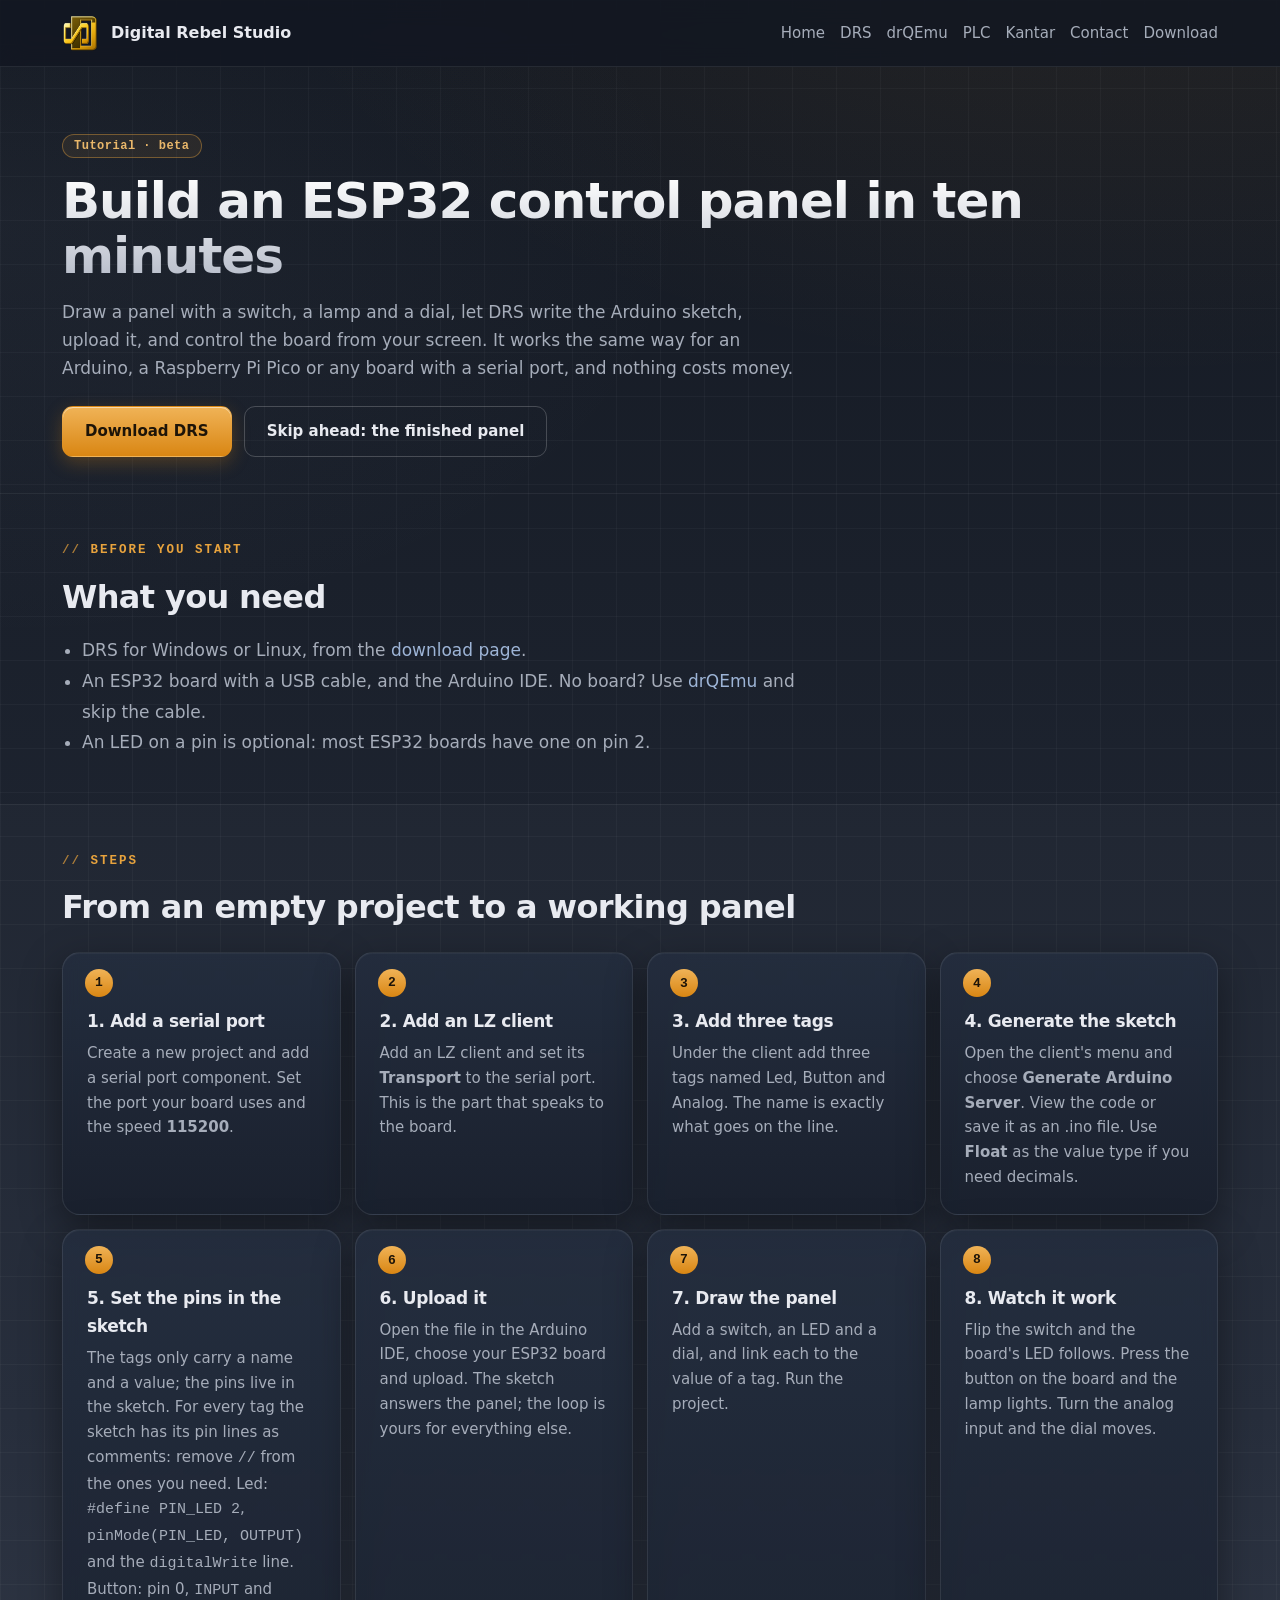
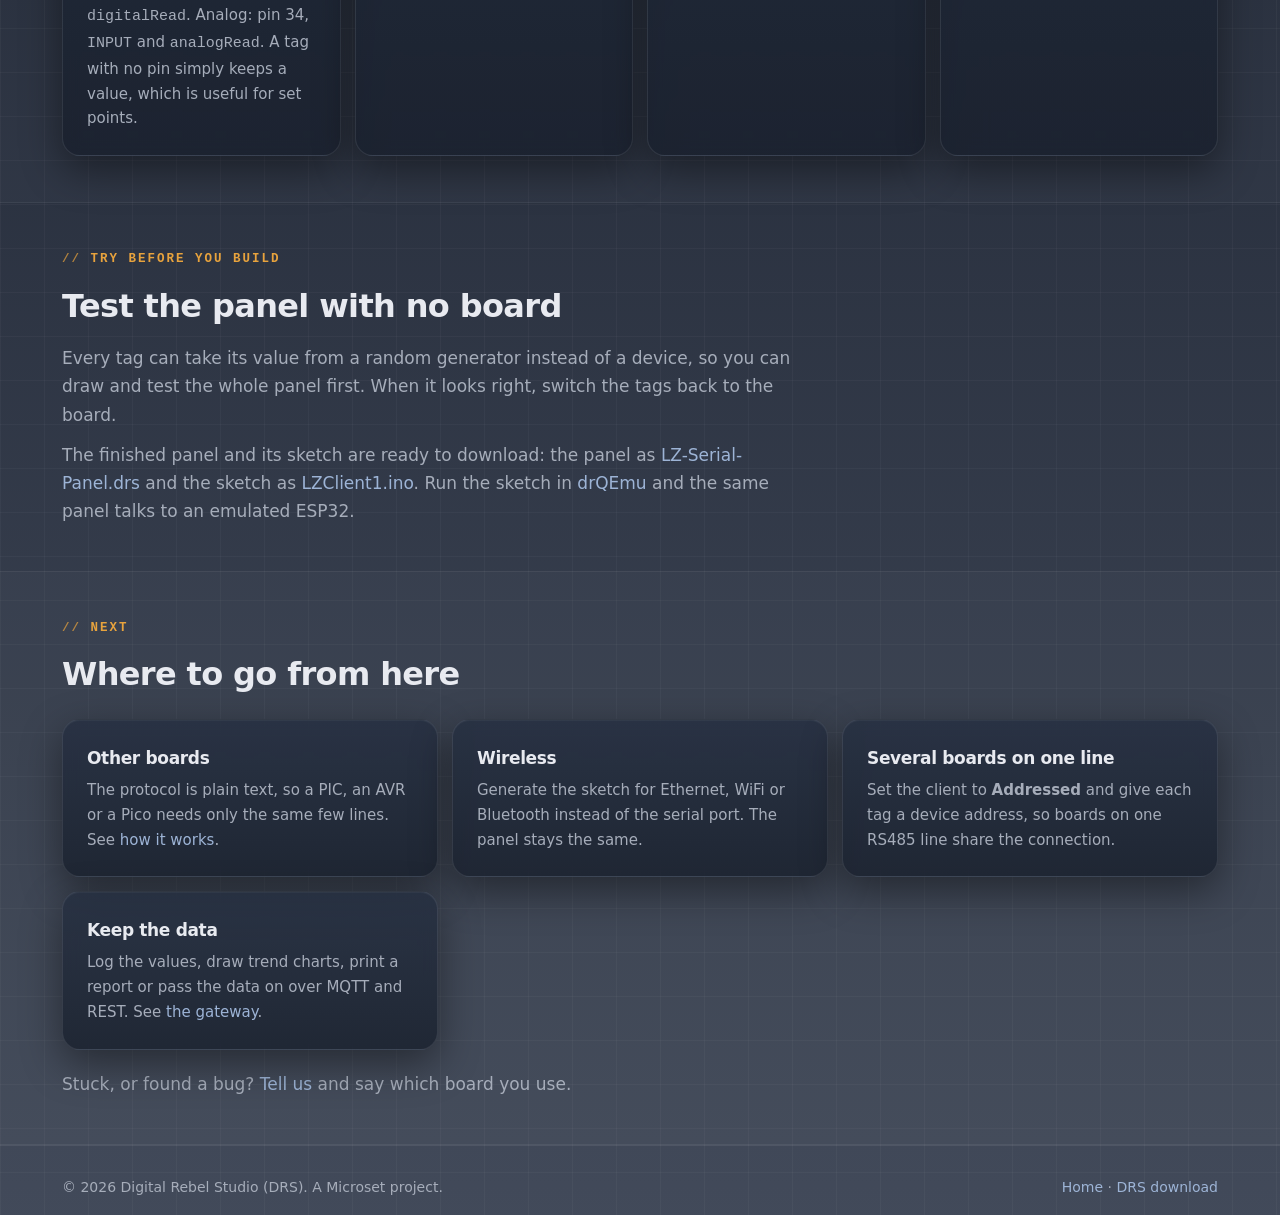
<file: Tutorial-ESP32.html>
<!DOCTYPE html>
<html lang="en">
<head>
<meta charset="utf-8">
<meta name="viewport" content="width=device-width, initial-scale=1">
<title>Build an ESP32 control panel in ten minutes · DRS tutorial · Digital Rebel Studio</title>
<link rel="canonical" href="https://erolmicset.github.io/Tutorial-ESP32.html">
<meta name="description" content="Step by step: draw a switch, a lamp and a dial in DRS, let it generate the Arduino sketch, upload it to an ESP32 and control the board from your screen. Free, and the same way works for Arduino, Pico, PIC and AVR.">
<meta property="og:site_name" content="Digital Rebel Studio">
<meta property="og:type" content="website">
<meta property="og:title" content="Build an ESP32 control panel in ten minutes · DRS tutorial · Digital Rebel Studio">
<meta property="og:description" content="Step by step: draw a switch, a lamp and a dial in DRS, let it generate the Arduino sketch, upload it to an ESP32 and control the board from your screen. Free, and the same way works for Arduino, Pico, PIC and AVR.">
<meta property="og:url" content="https://erolmicset.github.io/Tutorial-ESP32.html">
<meta property="og:image" content="https://erolmicset.github.io/images/drs/ide-overview1.png">
<meta name="twitter:card" content="summary_large_image">
<meta name="twitter:title" content="Build an ESP32 control panel in ten minutes · DRS tutorial · Digital Rebel Studio">
<meta name="twitter:description" content="Step by step: draw a switch, a lamp and a dial in DRS, let it generate the Arduino sketch, upload it to an ESP32 and control the board from your screen. Free, and the same way works for Arduino, Pico, PIC and AVR.">
<meta name="twitter:image" content="https://erolmicset.github.io/images/drs/ide-overview1.png">
<meta name="theme-color" content="#0f1626">
<link rel="icon" type="image/png" href="images/drs-favicon.png">
<script>document.documentElement.classList.add('js')</script>
<style>
:root{
  --bg:#ffffff; --bg-alt:#f4f7fc; --card:#ffffff; --panel:#f8fafc;
  --text:#0d1424; --muted:#57617a; --faint:#8a93a8;
  --line:#e2e8f2;
  --accent:#2563eb; --amber:#d98613; --accent-ink:#ffffff; --ok:#16a34a;
  --shadow:0 1px 2px rgba(13,20,36,.05),0 10px 28px rgba(13,20,36,.07);
  --mono:ui-monospace,SFMono-Regular,Menlo,Consolas,"Liberation Mono",monospace;
}
@media (prefers-color-scheme:dark){
  :root{
    --bg:#0a1020; --bg-alt:#0d1428; --card:#121b33; --panel:#0e1730;
    --text:#e9edf6; --muted:#9aa5bd; --faint:#6e7891;
    --line:#1f2b4a;
    --accent:#5b8cff; --amber:#e8a33d; --accent-ink:#06101f; --ok:#34d399;
    --shadow:0 1px 2px rgba(0,0,0,.4),0 10px 28px rgba(0,0,0,.35);
  }
}
*{box-sizing:border-box}
html{scroll-behavior:smooth}
@media (prefers-reduced-motion:reduce){html{scroll-behavior:auto}*{animation:none!important;transition:none!important}}
body{margin:0;background:var(--bg);color:var(--text);
  font:16px/1.65 system-ui,-apple-system,"Segoe UI",Roboto,Helvetica,Arial,sans-serif;-webkit-font-smoothing:antialiased}
a{color:var(--accent);text-decoration:none}
a:hover{text-decoration:underline}
:focus-visible{outline:2px solid var(--accent);outline-offset:3px;border-radius:6px}
h1,h2,h3{letter-spacing:-.02em}
img{max-width:100%;height:auto;display:block}
.wrap{max-width:1200px;margin:0 auto;padding:0 22px}
header.nav{position:sticky;top:0;z-index:30;background:color-mix(in srgb,var(--bg) 84%,transparent);
  backdrop-filter:blur(12px);border-bottom:1px solid var(--line)}
.nav .wrap{display:flex;align-items:center;justify-content:space-between;gap:18px;height:66px}
.brand{display:flex;align-items:center;gap:11px;font-weight:700;color:var(--text);white-space:nowrap}
.brand:hover{text-decoration:none}
.logo{width:38px;height:38px;object-fit:contain}
.nav nav{display:flex;gap:15px;align-items:center}
.nav nav a{color:var(--muted);font-size:15px;white-space:nowrap}
.nav nav a:hover,.nav nav a[aria-current]{color:var(--text);text-decoration:none}
.btn{display:inline-block;padding:12px 22px;border-radius:11px;font-weight:600;font-size:15px;border:1px solid transparent;cursor:pointer;font-family:inherit}
.btn:hover{text-decoration:none}
.btn.primary{background:linear-gradient(180deg,#f0b357,#d98613);color:#1d1408;
  box-shadow:inset 0 1px 0 rgba(255,255,255,.5),0 6px 18px rgba(217,134,19,.28);transition:transform .2s,filter .2s}
.btn.primary:hover{filter:brightness(1.06);transform:translateY(-1px)}
.btn.ghost{border-color:var(--line);color:var(--text);background:var(--card)}
.btn.ghost:hover{border-color:var(--amber)}
.eyebrow{font-size:12.5px;font-weight:700;letter-spacing:1.5px;text-transform:uppercase;color:var(--amber);margin:0 0 10px}
.head{padding:64px 0 36px;background:radial-gradient(1100px 380px at 50% -90px,color-mix(in srgb,var(--amber) 16%,transparent),transparent)}
h1{font-size:clamp(32px,5vw,50px);line-height:1.1;margin:0 0 14px}
h2{font-size:clamp(24px,3vw,32px);margin:0 0 12px}
.sub{color:var(--muted);max-width:740px;margin:0;font-size:17px}
section{padding:46px 0}
section.alt{background:var(--bg-alt);border-block:1px solid var(--line)}
.card{background:var(--card);border:1px solid var(--line);border-radius:18px;padding:24px;box-shadow:var(--shadow)}

/* recommended */
.rec{display:grid;grid-template-columns:auto 1fr auto;gap:26px;align-items:center;
  border-color:color-mix(in srgb,var(--amber) 50%,var(--line));
  background:linear-gradient(180deg,color-mix(in srgb,var(--amber) 8%,var(--card)),var(--card))}
.rec .ico{width:76px;height:76px;border-radius:20px;display:grid;place-items:center;
  background:linear-gradient(180deg,#f0b357,#d98613);box-shadow:inset 0 1px 0 rgba(255,255,255,.5),0 10px 24px rgba(217,134,19,.3)}
.rec .ico svg{width:42px;height:42px}
.rec h2{margin:0 0 4px;font-size:24px}
.rec p{margin:0;color:var(--muted)}
.rec .meta{font:600 12.5px var(--mono);color:var(--faint);margin-top:8px}
@media(max-width:800px){.rec{grid-template-columns:1fr;text-align:center}.rec .ico{margin:0 auto}}

/* package table */
.pk{display:grid;gap:16px;grid-template-columns:repeat(auto-fit,minmax(260px,1fr));margin-top:22px}
.pk .card{padding:20px;transition:transform .3s cubic-bezier(.2,.7,.2,1),box-shadow .3s,border-color .2s}
.pk .card:hover{transform:translateY(-3px);border-color:var(--amber)}
.pk .card.me{border-color:var(--amber);box-shadow:0 0 0 2px color-mix(in srgb,var(--amber) 35%,transparent),var(--shadow)}
.pk h3{margin:0 0 2px;font-size:18px}
.pk .os{font-size:12px;font-weight:700;letter-spacing:1.2px;text-transform:uppercase;color:var(--amber)}
.pk ul{list-style:none;margin:12px 0 0;padding:0;display:grid;gap:8px}
.pk li{display:flex;justify-content:space-between;gap:10px;font-size:14px;color:var(--muted);border-top:1px solid var(--line);padding-top:8px}
.pk li b{color:var(--text);font-weight:600}
.pk li code,.path{font:12.5px var(--mono);color:var(--faint)}
.sz{font:600 12.5px var(--mono);white-space:nowrap}

/* hash */
.hash{display:flex;gap:10px;align-items:center;flex-wrap:wrap;margin-top:12px}
.hash code{flex:1 1 360px;min-width:0;overflow-wrap:anywhere;font:13px/1.5 var(--mono);background:var(--panel);
  border:1px solid var(--line);border-radius:10px;padding:10px 12px}
.pre{background:#070d1f;color:#d7e0ff;border-radius:12px;padding:14px 16px;border:1px solid #1c2748;
  font:13px/1.7 var(--mono);overflow-x:auto;white-space:pre;margin:8px 0 0}
.tabs{display:flex;gap:8px;flex-wrap:wrap;margin:14px 0 0}
.tabs button{font:inherit;font-size:14px;font-weight:600;cursor:pointer;padding:7px 15px;border-radius:999px;
  border:1px solid var(--line);background:var(--card);color:var(--text)}
.tabs button[aria-pressed="true"]{background:linear-gradient(180deg,#f0b357,#d98613);border-color:#c47a10;color:#1d1408}

/* flow */
.plate{background:#f7f9fc;border:1px solid #e0e7f1;border-radius:18px;padding:18px;box-shadow:var(--shadow)}
.plate svg{display:block;width:100%;height:auto;max-width:980px;margin:0 auto}
.plate .pcap{font-size:12.5px;color:#7a869c;margin:8px 4px 0;font-weight:600}
.step rect{filter:drop-shadow(0 3px 5px rgba(20,32,60,.22))}
.js .step{opacity:0;transform:translateY(8px);transition:opacity .5s ease,transform .5s ease;transition-delay:var(--d)}
.js .plate.go .step{opacity:1;transform:none}
.js .plate .arrow{stroke-dasharray:1;stroke-dashoffset:1}
.js .plate.go .arrow{animation:draw .7s ease-out forwards;animation-delay:var(--d)}
@keyframes draw{to{stroke-dashoffset:0}}
.js .reveal{opacity:0;transform:translateY(16px);transition:opacity .6s ease,transform .6s cubic-bezier(.2,.7,.2,1)}
.js .reveal.in{opacity:1;transform:none}
.notes{display:grid;gap:14px;grid-template-columns:repeat(auto-fit,minmax(280px,1fr))}
.notes p{margin:0;color:var(--muted);font-size:15px}
.notes h3{margin:0 0 6px;font-size:17px}
footer{border-top:1px solid var(--line);padding:30px 0;color:var(--muted);font-size:14px}
footer .wrap{display:flex;justify-content:space-between;gap:16px;flex-wrap:wrap}
.badge{display:inline-block;font:700 12px var(--mono);letter-spacing:.5px;color:var(--accent);border:1px solid color-mix(in srgb,var(--accent) 45%,var(--line));background:color-mix(in srgb,var(--accent) 9%,transparent);padding:4px 11px;border-radius:999px;margin-bottom:16px}
.rec .ico{background:linear-gradient(180deg,#7fa6ee,#2563eb)!important;box-shadow:inset 0 1px 0 rgba(255,255,255,.45),0 10px 24px rgba(37,99,235,.3)!important}
.rec{border-color:color-mix(in srgb,var(--accent) 50%,var(--line))!important;background:linear-gradient(180deg,color-mix(in srgb,var(--accent) 7%,var(--card)),var(--card))!important}
.rec .ico svg{stroke:#fff}
.shotgrid{display:grid;gap:22px;grid-template-columns:1fr;margin-top:22px}
.shotfig{padding:16px;margin:0}
.shotfig .frame{background:radial-gradient(700px 240px at 50% -40px,#eef2f9,#e1e8f3);border:1px solid var(--line);border-radius:14px;padding:14px;display:grid;place-items:center;cursor:zoom-in;overflow:hidden}
.shotfig img{width:auto;max-width:100%;height:auto;border-radius:8px;border:1px solid #d6deec;box-shadow:0 14px 34px rgba(20,32,60,.22),0 2px 6px rgba(20,32,60,.15);transition:transform .5s cubic-bezier(.2,.7,.2,1)}
.shotfig .frame:hover img{transform:scale(1.015)}
.shotfig figcaption{margin-top:12px;display:grid;gap:3px}
.shotfig figcaption b{font-size:16.5px}
.shotfig figcaption span{color:var(--muted);font-size:14.5px}
dialog.zoom{border:0;padding:0;background:transparent;max-width:none;max-height:none;width:100vw;height:100vh;margin:0}
dialog.zoom::backdrop{background:rgba(5,9,18,.9)}
.zb{position:relative;width:100%;height:100%;display:flex;flex-direction:column;align-items:center;padding:54px 40px 16px}
.zb .view{flex:1 1 auto;min-height:0;width:100%;overflow:auto;display:grid;place-items:center}
.zb img{width:auto;height:auto;max-width:100%;max-height:calc(100vh - 150px);border-radius:10px;box-shadow:0 24px 70px rgba(0,0,0,.65);animation:zin .35s cubic-bezier(.2,.7,.2,1)}
@keyframes zin{from{opacity:0;transform:scale(.96)}to{opacity:1;transform:none}}
.zb .cap{color:#d8deea;margin-top:12px;font-size:15px;text-align:center;max-width:860px}
.zb .cap b{display:block;color:#fff;font-size:17px}
.zb button{font:inherit;cursor:pointer;border:1px solid rgba(255,255,255,.18);background:rgba(20,28,48,.82);color:#fff;min-width:44px;height:44px;border-radius:999px;font-size:20px;position:absolute}
.zb button:hover{background:rgba(217,134,19,.92)}
.zb .close{top:10px;right:14px}.zb .prev{left:10px;top:50%}.zb .next{right:10px;top:50%}
.steps{counter-reset:s;display:grid;gap:14px;grid-template-columns:repeat(auto-fit,minmax(240px,1fr));margin-top:18px}
.steps .card{position:relative;padding-top:54px}
.steps .card h3{margin:0 0 6px;font-size:17px}
.steps .card p{margin:0;color:var(--muted);font-size:15px}
.steps .card::before{counter-increment:s;content:counter(s);position:absolute;top:16px;left:22px;width:28px;height:28px;border-radius:50%;display:grid;place-items:center;font:700 13px var(--mono);color:#1d1408;background:linear-gradient(180deg,#f0b357,#d98613)}
.boards{display:flex;flex-wrap:wrap;gap:8px;list-style:none;padding:0;margin:22px 0 0}
.boards li{font:600 13px var(--mono);color:var(--text);background:var(--card);border:1px solid var(--line);border-radius:999px;padding:6px 14px}
</style>
<link rel="stylesheet" href="site.css">
</head>
<body>
<header class="nav">
  <div class="wrap">
    <a class="brand" href="index.html"><img class="logo" src="images/drs-logo.png" alt="" width="38" height="38"> Digital Rebel Studio</a>
    <nav aria-label="Primary">
      <a href="index.html">Home</a>
      <a href="DRS.html">DRS</a>
      <a href="drQEmu.html">drQEmu</a>
      <a href="PLC.html">PLC</a>
      <a href="Kantar.html">Kantar</a>
      <a href="Embedded.html#contact">Contact</a>
      <a href="DRSDownload.html">Download</a>
    </nav>
  </div>
</header>

<main>
  <div class="head">
    <div class="wrap">
      <span class="badge" translate="no">Tutorial · beta</span>
      <h1>Build an <span translate="no" class="notranslate">ESP32</span> control panel in ten minutes</h1>
      <p class="sub">Draw a panel with a switch, a lamp and a dial, let <span translate="no" class="notranslate">DRS</span> write the <span translate="no" class="notranslate">Arduino</span> sketch, upload it, and control the board from your screen. It works the same way for an <span translate="no" class="notranslate">Arduino</span>, a <span translate="no" class="notranslate">Raspberry Pi Pico</span> or any board with a serial port, and nothing costs money.</p>
      <div style="display:flex;gap:12px;flex-wrap:wrap;margin-top:24px">
        <a class="btn primary" href="DRSDownload.html">Download <span translate="no" class="notranslate">DRS</span></a>
        <a class="btn ghost" href="examples/LZ-Serial-Panel.drs" download>Skip ahead: the finished panel</a>
      </div>
    </div>
  </div>

  <section>
    <div class="wrap">
      <p class="eyebrow">Before you start</p>
      <h2>What you need</h2>
      <ul class="sub" style="margin:10px 0 0;padding-left:20px;line-height:1.8">
        <li><span translate="no" class="notranslate">DRS</span> for <span translate="no" class="notranslate">Windows</span> or <span translate="no" class="notranslate">Linux</span>, from the <a href="DRSDownload.html">download page</a>.</li>
        <li>An <span translate="no" class="notranslate">ESP32</span> board with a <span translate="no" class="notranslate">USB</span> cable, and the <span translate="no" class="notranslate">Arduino IDE</span>. No board? Use <a href="drQEmu.html"><span translate="no" class="notranslate">drQEmu</span></a> and skip the cable.</li>
        <li>An <span translate="no" class="notranslate">LED</span> on a pin is optional: most <span translate="no" class="notranslate">ESP32</span> boards have one on pin 2.</li>
      </ul>
    </div>
  </section>

  <section class="alt">
    <div class="wrap">
      <p class="eyebrow">Steps</p>
      <h2>From an empty project to a working panel</h2>
      <div class="steps">
        <div class="card reveal"><h3>1. Add a serial port</h3><p>Create a new project and add a serial port component. Set the port your board uses and the speed <b>115200</b>.</p></div>
        <div class="card reveal"><h3>2. Add an <span translate="no" class="notranslate">LZ</span> client</h3><p>Add an <span translate="no" class="notranslate">LZ</span> client and set its <b>Transport</b> to the serial port. This is the part that speaks to the board.</p></div>
        <div class="card reveal"><h3>3. Add three tags</h3><p>Under the client add three tags named <span translate="no" class="notranslate">Led</span>, <span translate="no" class="notranslate">Button</span> and <span translate="no" class="notranslate">Analog</span>. The name is exactly what goes on the line.</p></div>
        <div class="card reveal"><h3>4. Generate the sketch</h3><p>Open the client's menu and choose <b>Generate Arduino Server</b>. View the code or save it as an <span translate="no" class="notranslate">.ino</span> file. Use <b>Float</b> as the value type if you need decimals.</p></div>
        <div class="card reveal"><h3>5. Set the pins in the sketch</h3><p>The tags only carry a name and a value; the pins live in the sketch. For every tag the sketch has its pin lines as comments: remove <code>//</code> from the ones you need. <span translate="no" class="notranslate">Led</span>: <code>#define PIN_LED 2</code>, <code>pinMode(PIN_LED, OUTPUT)</code> and the <code>digitalWrite</code> line. <span translate="no" class="notranslate">Button</span>: pin 0, <code>INPUT</code> and <code>digitalRead</code>. <span translate="no" class="notranslate">Analog</span>: pin 34, <code>INPUT</code> and <code>analogRead</code>. A tag with no pin simply keeps a value, which is useful for set points.</p></div>
        <div class="card reveal"><h3>6. Upload it</h3><p>Open the file in the <span translate="no" class="notranslate">Arduino IDE</span>, choose your <span translate="no" class="notranslate">ESP32</span> board and upload. The sketch answers the panel; the loop is yours for everything else.</p></div>
        <div class="card reveal"><h3>7. Draw the panel</h3><p>Add a switch, an <span translate="no" class="notranslate">LED</span> and a dial, and link each to the value of a tag. Run the project.</p></div>
        <div class="card reveal"><h3>8. Watch it work</h3><p>Flip the switch and the board's <span translate="no" class="notranslate">LED</span> follows. Press the button on the board and the lamp lights. Turn the analog input and the dial moves.</p></div>
      </div>
    </div>
  </section>

  <section>
    <div class="wrap">
      <p class="eyebrow">Try before you build</p>
      <h2>Test the panel with no board</h2>
      <p class="sub">Every tag can take its value from a random generator instead of a device, so you can draw and test the whole panel first. When it looks right, switch the tags back to the board.</p>
      <p class="sub" style="margin-top:12px">The finished panel and its sketch are ready to download: the panel as <a href="examples/LZ-Serial-Panel.drs" download>LZ-Serial-Panel.drs</a> and the sketch as <a href="examples/LZClient1.ino" download>LZClient1.ino</a>. Run the sketch in <a href="drQEmu.html"><span translate="no" class="notranslate">drQEmu</span></a> and the same panel talks to an emulated <span translate="no" class="notranslate">ESP32</span>.</p>
    </div>
  </section>

  <section class="alt">
    <div class="wrap">
      <p class="eyebrow">Next</p>
      <h2>Where to go from here</h2>
      <div class="notes" style="margin-top:18px">
        <div class="card reveal"><h3>Other boards</h3><p>The protocol is plain text, so a <span translate="no" class="notranslate">PIC</span>, an <span translate="no" class="notranslate">AVR</span> or a <span translate="no" class="notranslate">Pico</span> needs only the same few lines. See <a href="Embedded.html#how">how it works</a>.</p></div>
        <div class="card reveal"><h3>Wireless</h3><p>Generate the sketch for <span translate="no" class="notranslate">Ethernet</span>, <span translate="no" class="notranslate">WiFi</span> or <span translate="no" class="notranslate">Bluetooth</span> instead of the serial port. The panel stays the same.</p></div>
        <div class="card reveal"><h3>Several boards on one line</h3><p>Set the client to <b>Addressed</b> and give each tag a device address, so boards on one <span translate="no" class="notranslate">RS485</span> line share the connection.</p></div>
        <div class="card reveal"><h3>Keep the data</h3><p>Log the values, draw trend charts, print a report or pass the data on over <span translate="no" class="notranslate">MQTT</span> and <span translate="no" class="notranslate">REST</span>. See <a href="Embedded.html#gateway">the gateway</a>.</p></div>
      </div>
      <p class="sub" style="margin-top:20px">Stuck, or found a bug? <a href="https://github.com/ErolMicset/ErolMicset.github.io/issues/new?template=bug_report.yml" target="_blank" rel="noopener">Tell us</a> and say which board you use.</p>
    </div>
  </section>
</main>

<footer>
  <div class="wrap">
    <span>&copy; <span id="y">2026</span> <span translate="no" class="notranslate">Digital Rebel Studio</span> (<span translate="no" class="notranslate">DRS</span>). A <span translate="no" class="notranslate">Microset</span> project.</span>
    <span><a href="index.html">Home</a> &middot; <a href="DRSDownload.html"><span translate="no" class="notranslate">DRS</span> download</a></span>
  </div>
</footer>

<script>
(function () {
  'use strict';
  var reduce = window.matchMedia && matchMedia('(prefers-reduced-motion: reduce)').matches;
  var items = Array.prototype.slice.call(document.querySelectorAll('.reveal'));
  if (reduce || !('IntersectionObserver' in window)) items.forEach(function (e) { e.classList.add('in'); });
  else {
    var io = new IntersectionObserver(function (en) { en.forEach(function (x) { if (x.isIntersecting) { x.target.classList.add('in'); io.unobserve(x.target); } }); }, { threshold: 0.12 });
    items.forEach(function (e, i) { e.style.transitionDelay = (i % 3) * 0.08 + 's'; io.observe(e); });
    setTimeout(function () { items.forEach(function (e) { e.classList.add('in'); }); }, 6000);
  }
  document.getElementById('y').textContent = new Date().getFullYear();
})();
</script>
</body>
</html>
</file>
<file: site.css>
/* site.css - the dark, technical look shared by every page. Loaded after each page's own style block, so it wins.
   Graphite ground, gold accent; blue only as a faint hint (links, a trace of light). */
:root{
  --bg:#121722; --bg-alt:#151b27; --card:#1a2130; --panel:#141a26;
  --text:#e8eaf0; --muted:#a6adba; --faint:#737b8a;
  --line:#2a3345;
  --accent:#9db4d6; --amber:#e8a33d; --accent-ink:#121722; --ok:#6fcf97;
  --shadow:0 14px 40px rgba(0,0,0,.42);
}
body{
  background-color:#121722;
  background-image:
    radial-gradient(900px 520px at 88% -140px,rgba(232,163,61,.09),transparent),
    radial-gradient(700px 420px at 0% 8%,rgba(160,175,200,.05),transparent),
    linear-gradient(rgba(255,255,255,.032) 1px,transparent 1px),
    linear-gradient(90deg,rgba(255,255,255,.032) 1px,transparent 1px),
    linear-gradient(180deg,#141922 0%,#232a38 50%,#424a5a 100%);
  background-size:auto,auto,44px 44px,44px 44px,100% 100%;
}
header.nav{background:rgba(18,23,34,.84);border-bottom:1px solid rgba(255,255,255,.08)}
.head{background:none;border-bottom:1px solid rgba(255,255,255,.06)}
h1{background:linear-gradient(180deg,#ffffff,#b4bac8);-webkit-background-clip:text;background-clip:text;color:transparent}
.eyebrow{font-family:var(--mono,ui-monospace,SFMono-Regular,Menlo,Consolas,monospace);letter-spacing:2px;color:var(--amber)}
.eyebrow::before{content:"// ";opacity:.7}
.badge{background:rgba(232,163,61,.08);border-color:rgba(232,163,61,.4);color:#e9b76a}
section.alt{background:rgba(255,255,255,.018);border-block:1px solid rgba(255,255,255,.06)}
.card{background:linear-gradient(180deg,rgba(36,46,64,.78),rgba(23,30,43,.78));border:1px solid rgba(255,255,255,.09);box-shadow:inset 0 1px 0 rgba(255,255,255,.04),var(--shadow);backdrop-filter:blur(8px)}
.btn.ghost{background:transparent;border-color:rgba(255,255,255,.2);color:var(--text)}
.btn.ghost:hover{border-color:var(--amber)}
footer{border-top:1px solid rgba(255,255,255,.08)}
/* project cards of the home page */
.proj:hover{border-color:rgba(232,163,61,.65);box-shadow:inset 0 1px 0 rgba(255,255,255,.05),0 0 32px rgba(232,163,61,.12),var(--shadow)}
.proj .pic{background:radial-gradient(520px 200px at 50% -20px,rgba(232,163,61,.10),transparent),#151b27;border-bottom:1px solid rgba(255,255,255,.09)}
.proj .pic img{filter:drop-shadow(0 10px 24px rgba(0,0,0,.5))}
.proj .go .btn{padding:10px 15px;font-size:14px}
/* picture frames: dark mat under the screenshots */
.shotfig .frame,.stage{background:radial-gradient(700px 240px at 50% -40px,rgba(232,163,61,.07),transparent),#151b27}
.shotfig img{border-color:rgba(255,255,255,.14)}
/* download cards: gold, not blue (the pages' own rules use !important, so these do too) */
.rec .ico{background:linear-gradient(180deg,#f0b357,#d98613)!important;box-shadow:inset 0 1px 0 rgba(255,255,255,.45),0 10px 24px rgba(217,134,19,.28)!important}
.rec .ico svg{stroke:#1d1408}
.rec{border-color:rgba(232,163,61,.45)!important;background:linear-gradient(180deg,rgba(232,163,61,.07),rgba(23,30,43,.8))!important}
</file>
